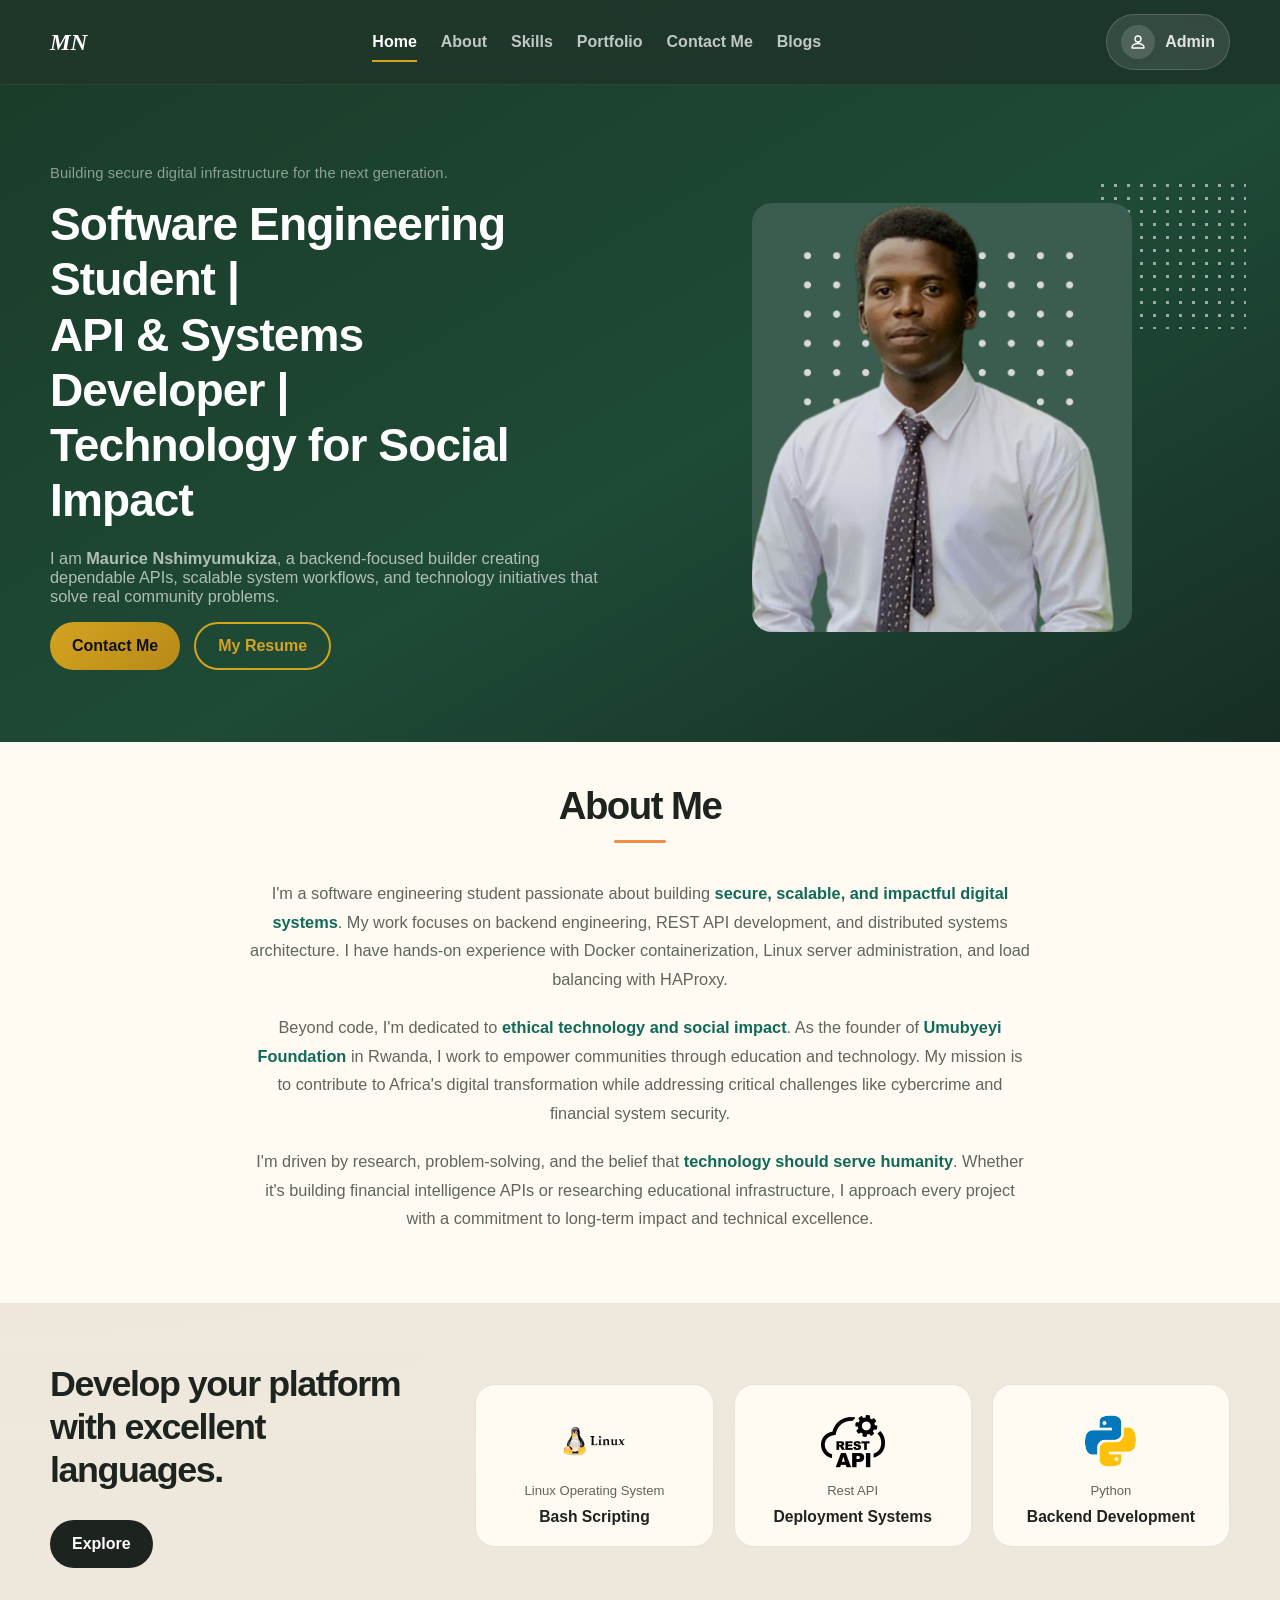
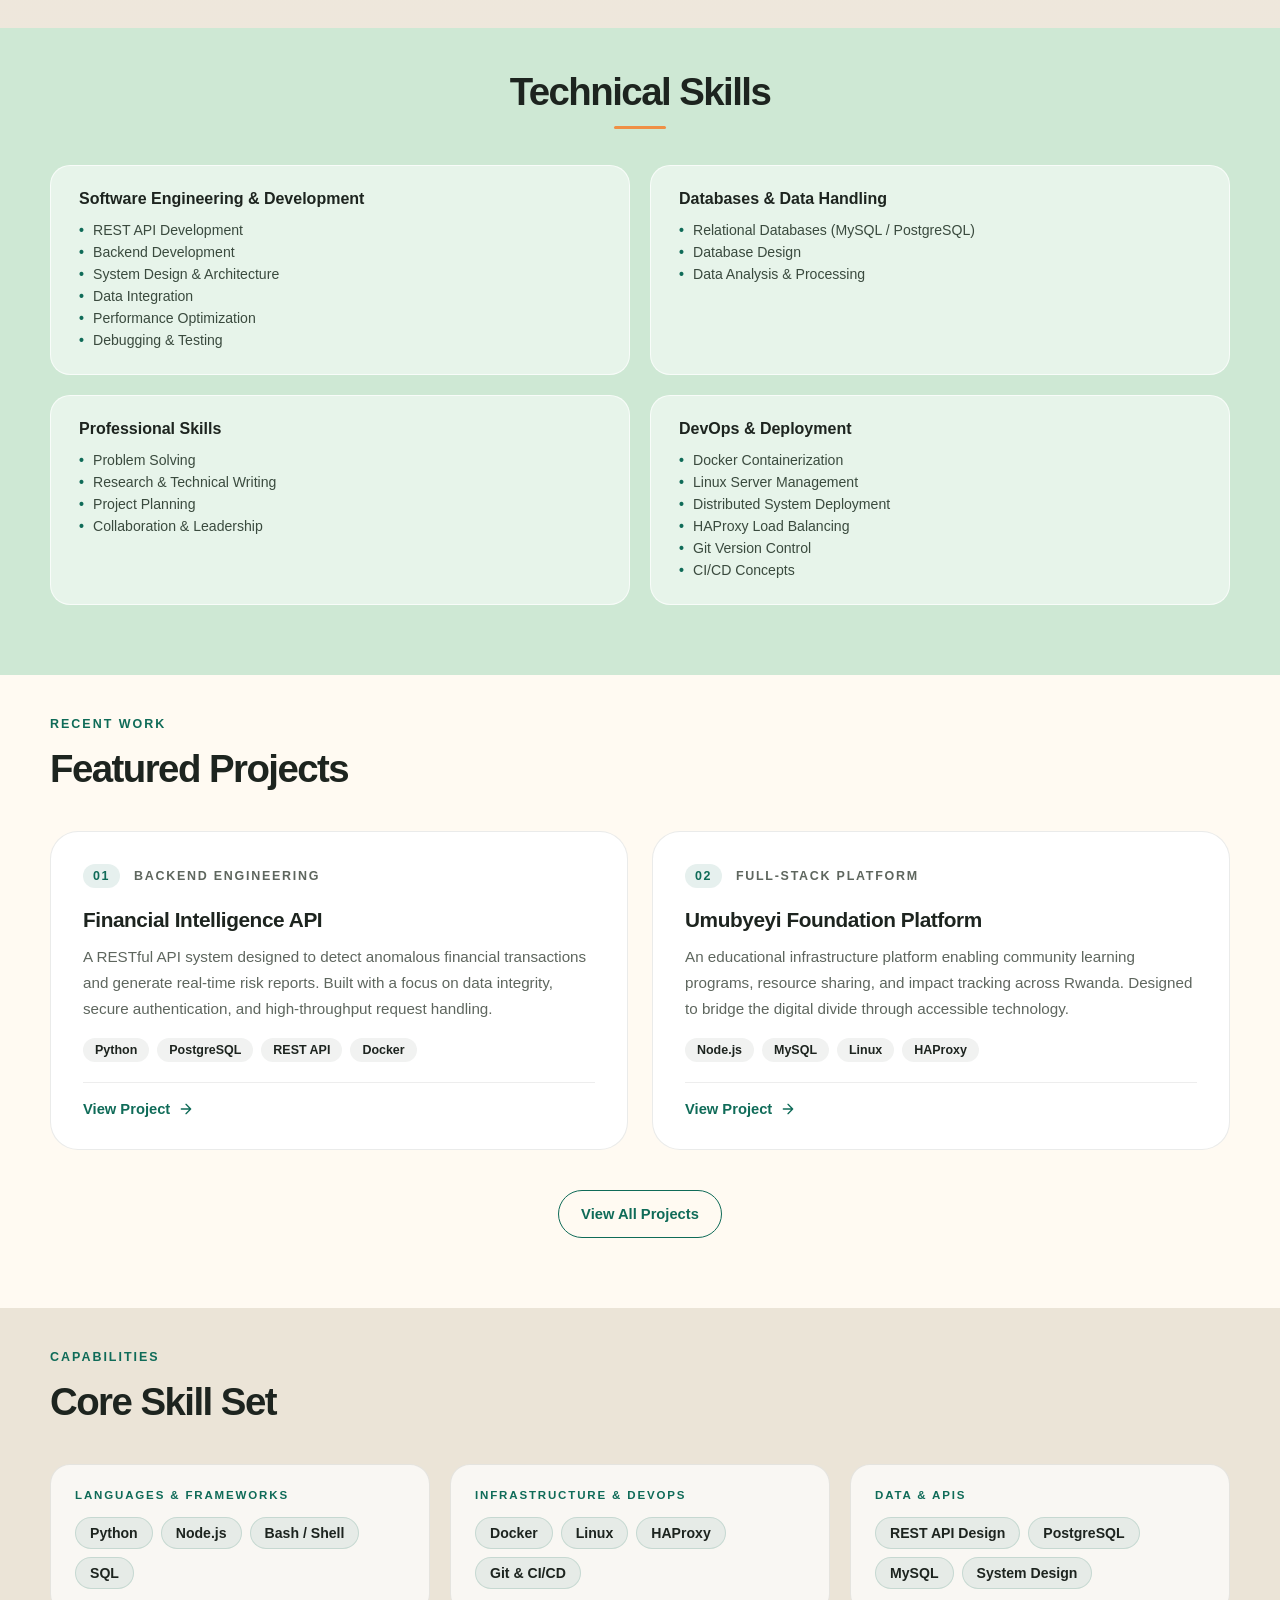
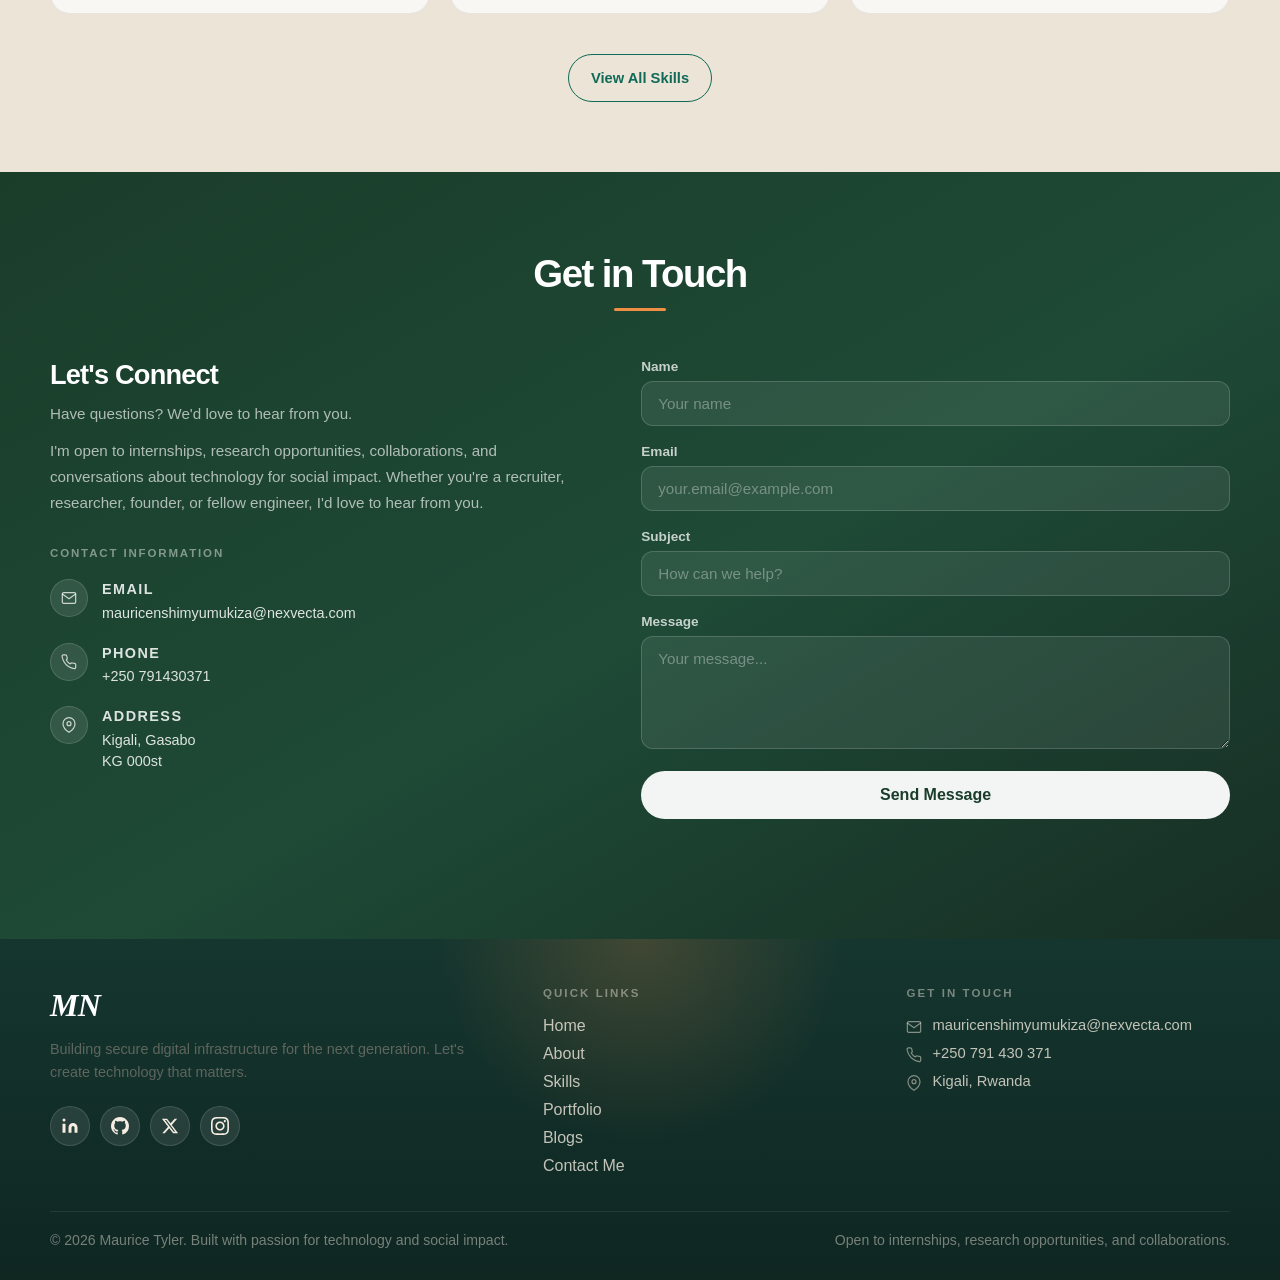
<file: html/index.html>
<!DOCTYPE html>
<html lang="en">
<head>
<meta charset="UTF-8">
<meta name="viewport" content="width=device-width, initial-scale=1.0">
<title>Maurice Tyler | Home</title>
<meta name="description" content="A multi-page portfolio for Maurice Tyler featuring skills, portfolio highlights, blogs, and a lightweight admin system.">
<link rel="stylesheet" href="../css/style.css">
</head>
<body data-page="home">
<header class="site-header header-dark">
  <div class="container navbar">
    <a class="brand" href="index.html">MN</a>

    <button class="menu-toggle" type="button" aria-expanded="false" aria-controls="nav-links" aria-label="Open navigation">
      <span></span>
      <span></span>
      <span></span>
    </button>

    <nav class="nav-shell" aria-label="Primary">
      <ul class="nav-links" id="nav-links">
        <li><a class="active" href="index.html">Home</a></li>
        <li><a href="#about">About</a></li>
        <li><a href="#skills">Skills</a></li>
        <li><a href="#portfolio">Portfolio</a></li>
        <li><a href="#contact">Contact Me</a></li>
        <li><a href="blog.html">Blogs</a></li>
      </ul>
    </nav>

    <a class="profile-link" href="admin-login.html" aria-label="Admin login">
      <span class="profile-icon">
        <svg viewBox="0 0 24 24" role="img" aria-hidden="true"><path d="M12 12a4 4 0 1 0-4-4 4 4 0 0 0 4 4Zm0 2c-4.418 0-8 2.239-8 5v1h16v-1c0-2.761-3.582-5-8-5Z"></path></svg>
      </span>
      <span>Admin</span>
    </a>
  </div>
</header>

<main>
  <section class="hero-dark">
    <div class="container hero-grid">
      <div class="hero-copy">
        <p class="hero-tagline">Building secure digital infrastructure for the next generation.</p>
        <h1>Software Engineering Student&nbsp;|<br>API &amp; Systems Developer&nbsp;|<br>Technology for Social Impact</h1>
        <p class="hero-text">I am <strong>Maurice Nshimyumukiza</strong>, a backend-focused builder creating dependable APIs, scalable system workflows, and technology initiatives that solve real community problems.</p>
        <div class="hero-actions">
          <a class="btn btn-gold" href="#contact">Contact Me</a>
          <a class="btn btn-outline-gold" href="../assets/Maurice_Resume.pdf" target="_blank" rel="noopener">My Resume</a>
        </div>
      </div>

      <div class="hero-photo-wrap">
        <div class="hero-photo-dots"></div>
        <img src="../assets/images/hero-portrait.png" alt="Maurice Nshimyumukiza" loading="eager">
      </div>
    </div>
  </section>

  <section id="about" class="section about-section">
    <div class="container">
      <div class="about-heading">
        <h2>About Me</h2>
        <span class="about-rule"></span>
      </div>
      <div class="about-body">
        <p>I'm a software engineering student passionate about building <strong class="highlight">secure, scalable, and impactful digital systems</strong>. My work focuses on backend engineering, REST API development, and distributed systems architecture. I have hands-on experience with Docker containerization, Linux server administration, and load balancing with HAProxy.</p>
        <p>Beyond code, I'm dedicated to <strong class="highlight">ethical technology and social impact</strong>. As the founder of <strong class="highlight">Umubyeyi Foundation</strong> in Rwanda, I work to empower communities through education and technology. My mission is to contribute to Africa's digital transformation while addressing critical challenges like cybercrime and financial system security.</p>
        <p>I'm driven by research, problem-solving, and the belief that <strong class="highlight">technology should serve humanity</strong>. Whether it's building financial intelligence APIs or researching educational infrastructure, I approach every project with a commitment to long-term impact and technical excellence.</p>
      </div>
    </div>
  </section>

  <section class="section section-alt lang-section">
    <div class="container lang-grid">
      <div class="lang-pitch">
        <h2>Develop your platform with excellent languages.</h2>
        <a class="btn btn-dark lang-explore" href="portfolio.html">Explore</a>
      </div>

      <div class="lang-cards">
        <div class="lang-card">
          <img src="../assets/images/pngfind.com-penguins-logo-png-6353596.png" alt="Linux" loading="lazy">
          <p class="lang-label">Linux Operating System</p>
          <strong>Bash Scripting</strong>
        </div>
        <div class="lang-card">
          <img src="../assets/images/rest-api-icon.png" alt="REST API" loading="lazy">
          <p class="lang-label">Rest API</p>
          <strong>Deployment Systems</strong>
        </div>
        <div class="lang-card">
          <img src="../assets/images/[CITYPNG.COM]HD Python Logo Symbol Transparent PNG - 2000x2000.png" alt="Python" loading="lazy">
          <p class="lang-label">Python</p>
          <strong>Backend Development</strong>
        </div>
      </div>
    </div>
  </section>

  <section id="skills" class="section tech-skills-section">
    <div class="container">
      <div class="about-heading">
        <h2>Technical Skills</h2>
        <span class="about-rule"></span>
      </div>
      <div class="tech-skills-grid">
        <div class="tech-skill-card">
          <h3>Software Engineering &amp; Development</h3>
          <ul>
            <li>REST API Development</li>
            <li>Backend Development</li>
            <li>System Design &amp; Architecture</li>
            <li>Data Integration</li>
            <li>Performance Optimization</li>
            <li>Debugging &amp; Testing</li>
          </ul>
        </div>
        <div class="tech-skill-card">
          <h3>Databases &amp; Data Handling</h3>
          <ul>
            <li>Relational Databases (MySQL / PostgreSQL)</li>
            <li>Database Design</li>
            <li>Data Analysis &amp; Processing</li>
          </ul>
        </div>
        <div class="tech-skill-card">
          <h3>Professional Skills</h3>
          <ul>
            <li>Problem Solving</li>
            <li>Research &amp; Technical Writing</li>
            <li>Project Planning</li>
            <li>Collaboration &amp; Leadership</li>
          </ul>
        </div>
        <div class="tech-skill-card">
          <h3>DevOps &amp; Deployment</h3>
          <ul>
            <li>Docker Containerization</li>
            <li>Linux Server Management</li>
            <li>Distributed System Deployment</li>
            <li>HAProxy Load Balancing</li>
            <li>Git Version Control</li>
            <li>CI/CD Concepts</li>
          </ul>
        </div>
      </div>
    </div>
  </section>

  <section id="portfolio" class="section fp-section">
    <div class="container">
      <div class="fp-header">
        <div>
          <p class="eyebrow">Recent Work</p>
          <h2>Featured Projects</h2>
        </div>
      </div>

      <div class="fp-grid">
        <article class="fp-card">
          <div class="fp-meta">
            <span class="fp-number">01</span>
            <span class="fp-category">Backend Engineering</span>
          </div>
          <div class="fp-body">
            <h3>Financial Intelligence API</h3>
            <p>A RESTful API system designed to detect anomalous financial transactions and generate real-time risk reports. Built with a focus on data integrity, secure authentication, and high-throughput request handling.</p>
            <div class="fp-tags">
              <span>Python</span>
              <span>PostgreSQL</span>
              <span>REST API</span>
              <span>Docker</span>
            </div>
          </div>
          <a class="fp-link" href="portfolio.html" aria-label="View Financial Intelligence API project">
            View Project
            <svg viewBox="0 0 24 24" aria-hidden="true"><path d="M5 12h14M12 5l7 7-7 7"/></svg>
          </a>
        </article>

        <article class="fp-card">
          <div class="fp-meta">
            <span class="fp-number">02</span>
            <span class="fp-category">Full-Stack Platform</span>
          </div>
          <div class="fp-body">
            <h3>Umubyeyi Foundation Platform</h3>
            <p>An educational infrastructure platform enabling community learning programs, resource sharing, and impact tracking across Rwanda. Designed to bridge the digital divide through accessible technology.</p>
            <div class="fp-tags">
              <span>Node.js</span>
              <span>MySQL</span>
              <span>Linux</span>
              <span>HAProxy</span>
            </div>
          </div>
          <a class="fp-link" href="portfolio.html" aria-label="View Umubyeyi Foundation Platform project">
            View Project
            <svg viewBox="0 0 24 24" aria-hidden="true"><path d="M5 12h14M12 5l7 7-7 7"/></svg>
          </a>
        </article>
      </div>
      <div class="section-cta-row">
        <a class="btn btn-outline-brand" href="portfolio.html">View All Projects</a>
      </div>
    </div>
  </section>

  <section class="section cs-section">
    <div class="container">
      <div class="fp-header">
        <div>
          <p class="eyebrow">Capabilities</p>
          <h2>Core Skill Set</h2>
        </div>
      </div>

      <div class="cs-grid" id="cs-grid">
        <div class="cs-group">
          <p class="cs-group-label">Languages &amp; Frameworks</p>
          <div class="cs-pills">
            <span>Python</span>
            <span>Node.js</span>
            <span>Bash / Shell</span>
            <span>SQL</span>
          </div>
        </div>
        <div class="cs-group">
          <p class="cs-group-label">Infrastructure &amp; DevOps</p>
          <div class="cs-pills">
            <span>Docker</span>
            <span>Linux</span>
            <span>HAProxy</span>
            <span>Git &amp; CI/CD</span>
          </div>
        </div>
        <div class="cs-group">
          <p class="cs-group-label">Data &amp; APIs</p>
          <div class="cs-pills">
            <span>REST API Design</span>
            <span>PostgreSQL</span>
            <span>MySQL</span>
            <span>System Design</span>
          </div>
        </div>
        <div class="cs-group cs-group-hidden">
          <p class="cs-group-label">Security &amp; Networking</p>
          <div class="cs-pills">
            <span>OWASP Top 10</span>
            <span>API Security</span>
            <span>Network Security</span>
            <span>JWT &amp; OAuth</span>
            <span>Firewall Basics</span>
          </div>
        </div>
        <div class="cs-group cs-group-hidden">
          <p class="cs-group-label">Tools &amp; Workflow</p>
          <div class="cs-pills">
            <span>Postman</span>
            <span>VS Code</span>
            <span>Linux CLI</span>
            <span>Docker Compose</span>
            <span>GitHub Actions</span>
          </div>
        </div>
        <div class="cs-group cs-group-hidden">
          <p class="cs-group-label">Research &amp; Communication</p>
          <div class="cs-pills">
            <span>Technical Writing</span>
            <span>Research Methodology</span>
            <span>Data Analysis</span>
            <span>Project Planning</span>
            <span>Leadership</span>
          </div>
        </div>
      </div>
      <div class="section-cta-row">
        <button class="btn btn-outline-brand" id="skills-toggle-btn" type="button">View All Skills</button>
      </div>
    </div>
  </section>

  <section id="contact" class="contact-dark">
    <div class="container">
      <div class="about-heading">
        <h2 style="color:#fff;">Get in Touch</h2>
        <span class="about-rule"></span>
      </div>

      <div class="contact-dark-grid">
        <div class="contact-dark-info">
          <h3>Let's Connect</h3>
          <p>Have questions? We'd love to hear from you.</p>
          <p>I'm open to internships, research opportunities, collaborations, and conversations about technology for social impact. Whether you're a recruiter, researcher, founder, or fellow engineer, I'd love to hear from you.</p>

          <p class="contact-dark-label">Contact Information</p>
          <div class="contact-dark-items">
            <div class="contact-dark-item">
              <span class="contact-dark-icon">
                <svg viewBox="0 0 24 24" aria-hidden="true"><path d="M4 4h16c1.1 0 2 .9 2 2v12c0 1.1-.9 2-2 2H4c-1.1 0-2-.9-2-2V6c0-1.1.9-2 2-2z"/><polyline points="22,6 12,13 2,6"/></svg>
              </span>
              <div>
                <span class="contact-dark-type">Email</span>
                <a href="mailto:mauricenshimyumukiza@nexvecta.com">mauricenshimyumukiza@nexvecta.com</a>
              </div>
            </div>
            <div class="contact-dark-item">
              <span class="contact-dark-icon">
                <svg viewBox="0 0 24 24" aria-hidden="true"><path d="M22 16.92v3a2 2 0 0 1-2.18 2 19.79 19.79 0 0 1-8.63-3.07A19.5 19.5 0 0 1 4.69 12a19.79 19.79 0 0 1-3.07-8.67A2 2 0 0 1 3.6 1.27h3a2 2 0 0 1 2 1.72 12.84 12.84 0 0 0 .7 2.81 2 2 0 0 1-.45 2.11L7.91 8.91a16 16 0 0 0 6 6l1-1a2 2 0 0 1 2.11-.45 12.84 12.84 0 0 0 2.81.7A2 2 0 0 1 22 16.92z"/></svg>
              </span>
              <div>
                <span class="contact-dark-type">Phone</span>
                <a href="tel:+250791430371">+250 791430371</a>
              </div>
            </div>
            <div class="contact-dark-item">
              <span class="contact-dark-icon">
                <svg viewBox="0 0 24 24" aria-hidden="true"><path d="M21 10c0 7-9 13-9 13s-9-6-9-13a9 9 0 0 1 18 0z"/><circle cx="12" cy="10" r="3"/></svg>
              </span>
              <div>
                <span class="contact-dark-type">Address</span>
                <span>Kigali, Gasabo<br>KG 000st</span>
              </div>
            </div>
          </div>
        </div>

        <form class="contact-dark-form" id="message-form">
          <div class="contact-field">
            <label for="c-name">Name</label>
            <input id="c-name" type="text" name="name" placeholder="Your name" required>
          </div>
          <div class="contact-field">
            <label for="c-email">Email</label>
            <input id="c-email" type="email" name="email" placeholder="your.email@example.com" required>
          </div>
          <div class="contact-field">
            <label for="c-subject">Subject</label>
            <input id="c-subject" type="text" name="subject" placeholder="How can we help?" required>
          </div>
          <div class="contact-field">
            <label for="c-message">Message</label>
            <textarea id="c-message" name="message" rows="5" placeholder="Your message..." required></textarea>
          </div>
          <button class="btn contact-submit" type="submit">Send Message</button>
          <p class="form-status" id="message-status" aria-live="polite"></p>
        </form>
      </div>
    </div>
  </section>
</main>

<footer class="site-footer">
  <div class="container footer-grid">
    <div class="footer-col">
      <span class="footer-brand">MN</span>
      <p class="footer-tagline">Building secure digital infrastructure for the next generation. Let's create technology that matters.</p>
      <div class="footer-social-icons">
        <a href="https://www.linkedin.com/in/YOUR-PROFILE" target="_blank" rel="noreferrer" aria-label="LinkedIn">
          <svg viewBox="0 0 24 24" aria-hidden="true"><path d="M16 8a6 6 0 0 1 6 6v7h-4v-7a2 2 0 0 0-2-2 2 2 0 0 0-2 2v7h-4v-7a6 6 0 0 1 6-6zM2 9h4v12H2z"/><circle cx="4" cy="4" r="2"/></svg>
        </a>
        <a href="https://github.com/YOUR-USERNAME" target="_blank" rel="noreferrer" aria-label="GitHub">
          <svg viewBox="0 0 24 24" aria-hidden="true"><path d="M12 0C5.37 0 0 5.37 0 12c0 5.31 3.435 9.795 8.205 11.385.6.105.825-.255.825-.57 0-.285-.015-1.23-.015-2.235-3.015.555-3.795-.735-4.035-1.41-.135-.345-.72-1.41-1.23-1.695-.42-.225-1.02-.78-.015-.795.945-.015 1.62.87 1.845 1.23 1.08 1.815 2.805 1.305 3.495.99.105-.78.42-1.305.765-1.605-2.67-.3-5.46-1.335-5.46-5.925 0-1.305.465-2.385 1.23-3.225-.12-.3-.54-1.53.12-3.18 0 0 1.005-.315 3.3 1.23.96-.27 1.98-.405 3-.405s2.04.135 3 .405c2.295-1.56 3.3-1.23 3.3-1.23.66 1.65.24 2.88.12 3.18.765.84 1.23 1.905 1.23 3.225 0 4.605-2.805 5.625-5.475 5.925.435.375.81 1.095.81 2.22 0 1.605-.015 2.895-.015 3.3 0 .315.225.69.825.57A12.02 12.02 0 0 0 24 12c0-6.63-5.37-12-12-12z"/></svg>
        </a>
        <a href="https://x.com/YOUR-HANDLE" target="_blank" rel="noreferrer" aria-label="X / Twitter">
          <svg viewBox="0 0 24 24" aria-hidden="true"><path d="M18.244 2.25h3.308l-7.227 8.26 8.502 11.24H16.17l-5.214-6.817L4.99 21.75H1.68l7.73-8.835L1.254 2.25H8.08l4.713 6.231zm-1.161 17.52h1.833L7.084 4.126H5.117z"/></svg>
        </a>
        <a href="https://www.instagram.com/YOUR-HANDLE" target="_blank" rel="noreferrer" aria-label="Instagram">
          <svg viewBox="0 0 24 24" aria-hidden="true"><path d="M12 2.163c3.204 0 3.584.012 4.85.07 3.252.148 4.771 1.691 4.919 4.919.058 1.265.069 1.645.069 4.849 0 3.205-.012 3.584-.069 4.849-.149 3.225-1.664 4.771-4.919 4.919-1.266.058-1.644.07-4.85.07-3.204 0-3.584-.012-4.849-.07-3.26-.149-4.771-1.699-4.919-4.92-.058-1.265-.07-1.644-.07-4.849 0-3.204.013-3.583.07-4.849.149-3.227 1.664-4.771 4.919-4.919 1.266-.057 1.645-.069 4.849-.069zm0-2.163c-3.259 0-3.667.014-4.947.072-4.358.2-6.78 2.618-6.98 6.98-.059 1.281-.073 1.689-.073 4.948 0 3.259.014 3.668.072 4.948.2 4.358 2.618 6.78 6.98 6.98 1.281.058 1.689.072 4.948.072 3.259 0 3.668-.014 4.948-.072 4.354-.2 6.782-2.618 6.979-6.98.059-1.28.073-1.689.073-4.948 0-3.259-.014-3.667-.072-4.947-.196-4.354-2.617-6.78-6.979-6.98-1.281-.059-1.69-.073-4.949-.073zm0 5.838c-3.403 0-6.162 2.759-6.162 6.162s2.759 6.163 6.162 6.163 6.162-2.759 6.162-6.163c0-3.403-2.759-6.162-6.162-6.162zm0 10.162c-2.209 0-4-1.79-4-4 0-2.209 1.791-4 4-4s4 1.791 4 4c0 2.21-1.791 4-4 4zm6.406-11.845c-.796 0-1.441.645-1.441 1.44s.645 1.44 1.441 1.44c.795 0 1.439-.645 1.439-1.44s-.644-1.44-1.439-1.44z"/></svg>
        </a>
      </div>
    </div>

    <div class="footer-col">
      <h3>Quick Links</h3>
      <nav class="footer-nav" aria-label="Footer navigation">
        <a href="index.html">Home</a>
        <a href="#about">About</a>
        <a href="#skills">Skills</a>
        <a href="#portfolio">Portfolio</a>
        <a href="blog.html">Blogs</a>
        <a href="#contact">Contact Me</a>
      </nav>
    </div>

    <div class="footer-col">
      <h3>Get in Touch</h3>
      <div class="footer-contact-list">
        <div class="footer-contact-item">
          <svg viewBox="0 0 24 24" aria-hidden="true"><path d="M4 4h16c1.1 0 2 .9 2 2v12c0 1.1-.9 2-2 2H4c-1.1 0-2-.9-2-2V6c0-1.1.9-2 2-2z"/><polyline points="22,6 12,13 2,6"/></svg>
          <a href="mailto:mauricenshimyumukiza@nexvecta.com">mauricenshimyumukiza@nexvecta.com</a>
        </div>
        <div class="footer-contact-item">
          <svg viewBox="0 0 24 24" aria-hidden="true"><path d="M22 16.92v3a2 2 0 0 1-2.18 2 19.79 19.79 0 0 1-8.63-3.07A19.5 19.5 0 0 1 4.69 12a19.79 19.79 0 0 1-3.07-8.67A2 2 0 0 1 3.6 1.27h3a2 2 0 0 1 2 1.72 12.84 12.84 0 0 0 .7 2.81 2 2 0 0 1-.45 2.11L7.91 8.91a16 16 0 0 0 6 6l1-1a2 2 0 0 1 2.11-.45 12.84 12.84 0 0 0 2.81.7A2 2 0 0 1 22 16.92z"/></svg>
          <a href="tel:+250791430371">+250 791 430 371</a>
        </div>
        <div class="footer-contact-item">
          <svg viewBox="0 0 24 24" aria-hidden="true"><path d="M21 10c0 7-9 13-9 13s-9-6-9-13a9 9 0 0 1 18 0z"/><circle cx="12" cy="10" r="3"/></svg>
          <span>Kigali, Rwanda</span>
        </div>
      </div>
    </div>
  </div>
  <div class="container footer-bottom">
    <p>&copy; 2026 Maurice Tyler. Built with passion for technology and social impact.</p>
    <p>Open to internships, research opportunities, and collaborations.</p>
  </div>
</footer>

<script src="../js/script.js"></script>
<script src="../js/index.js"></script>
</body>
</html>
</file>
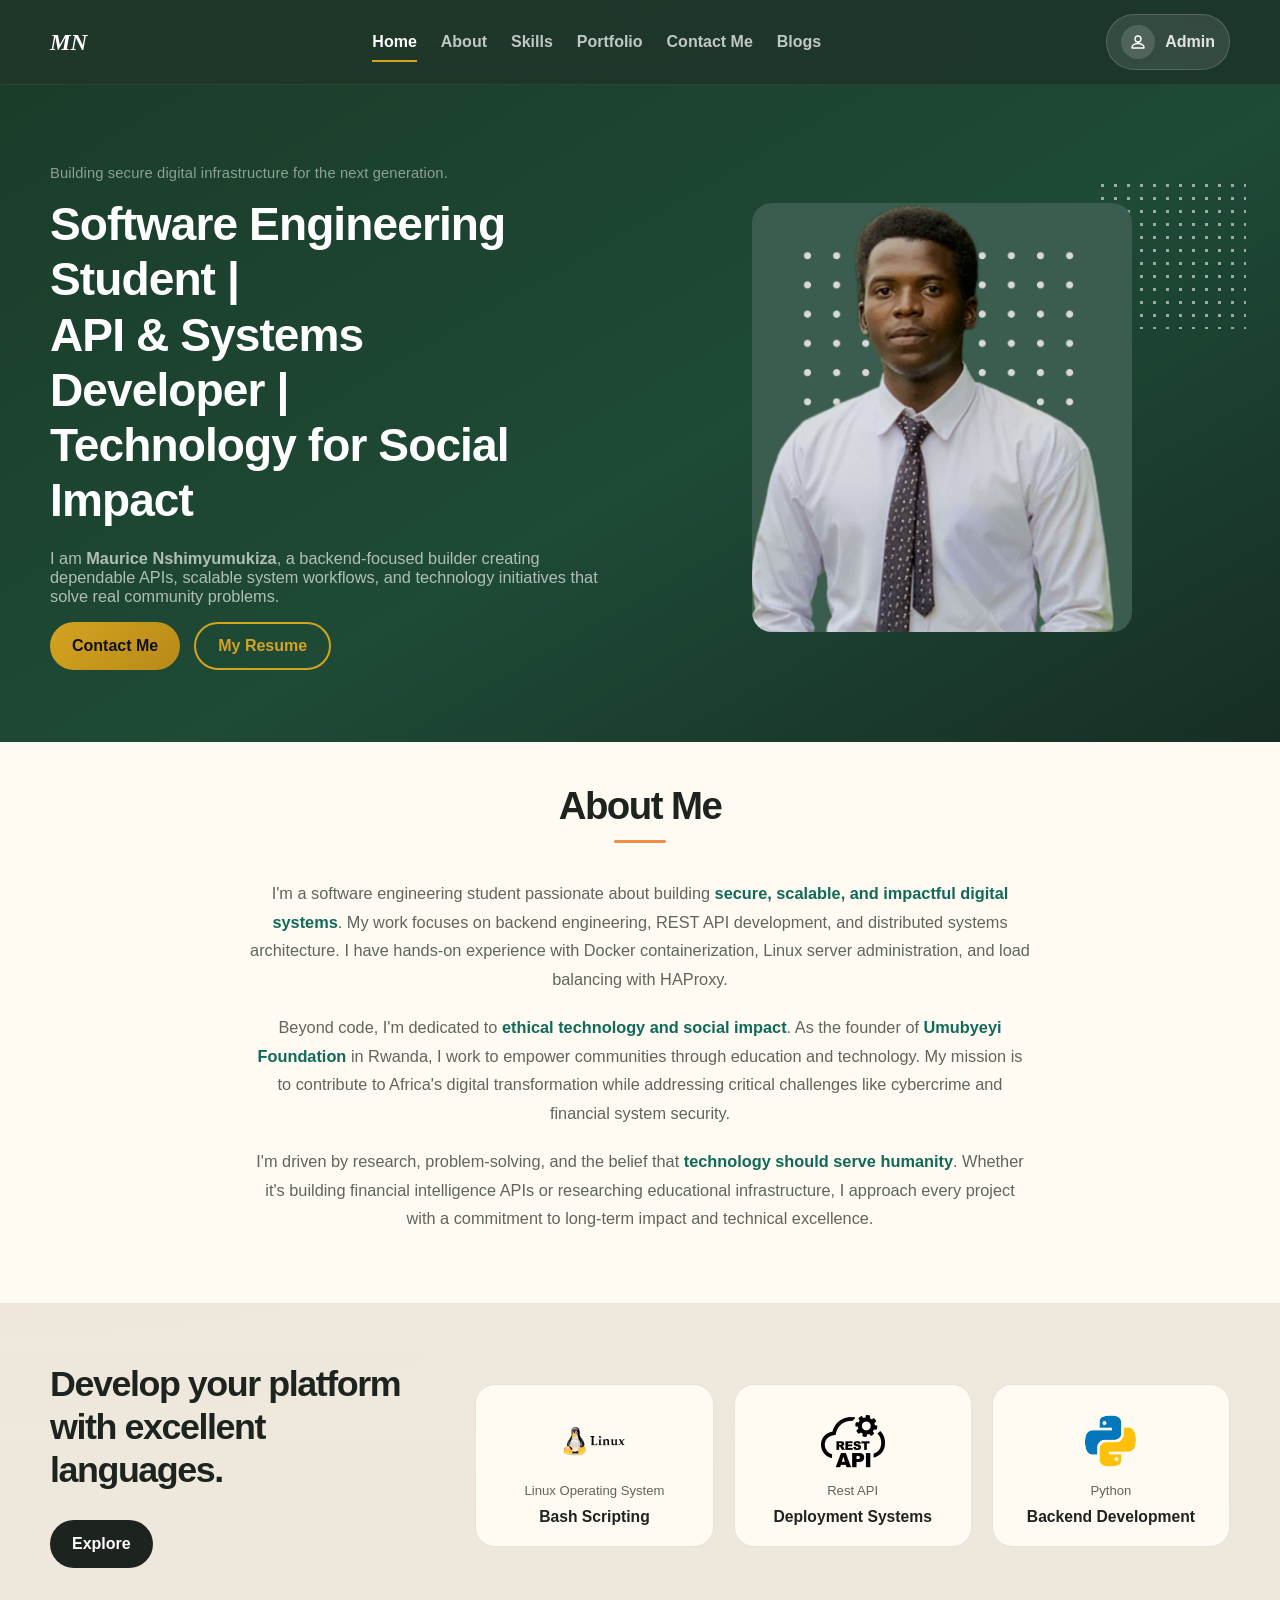
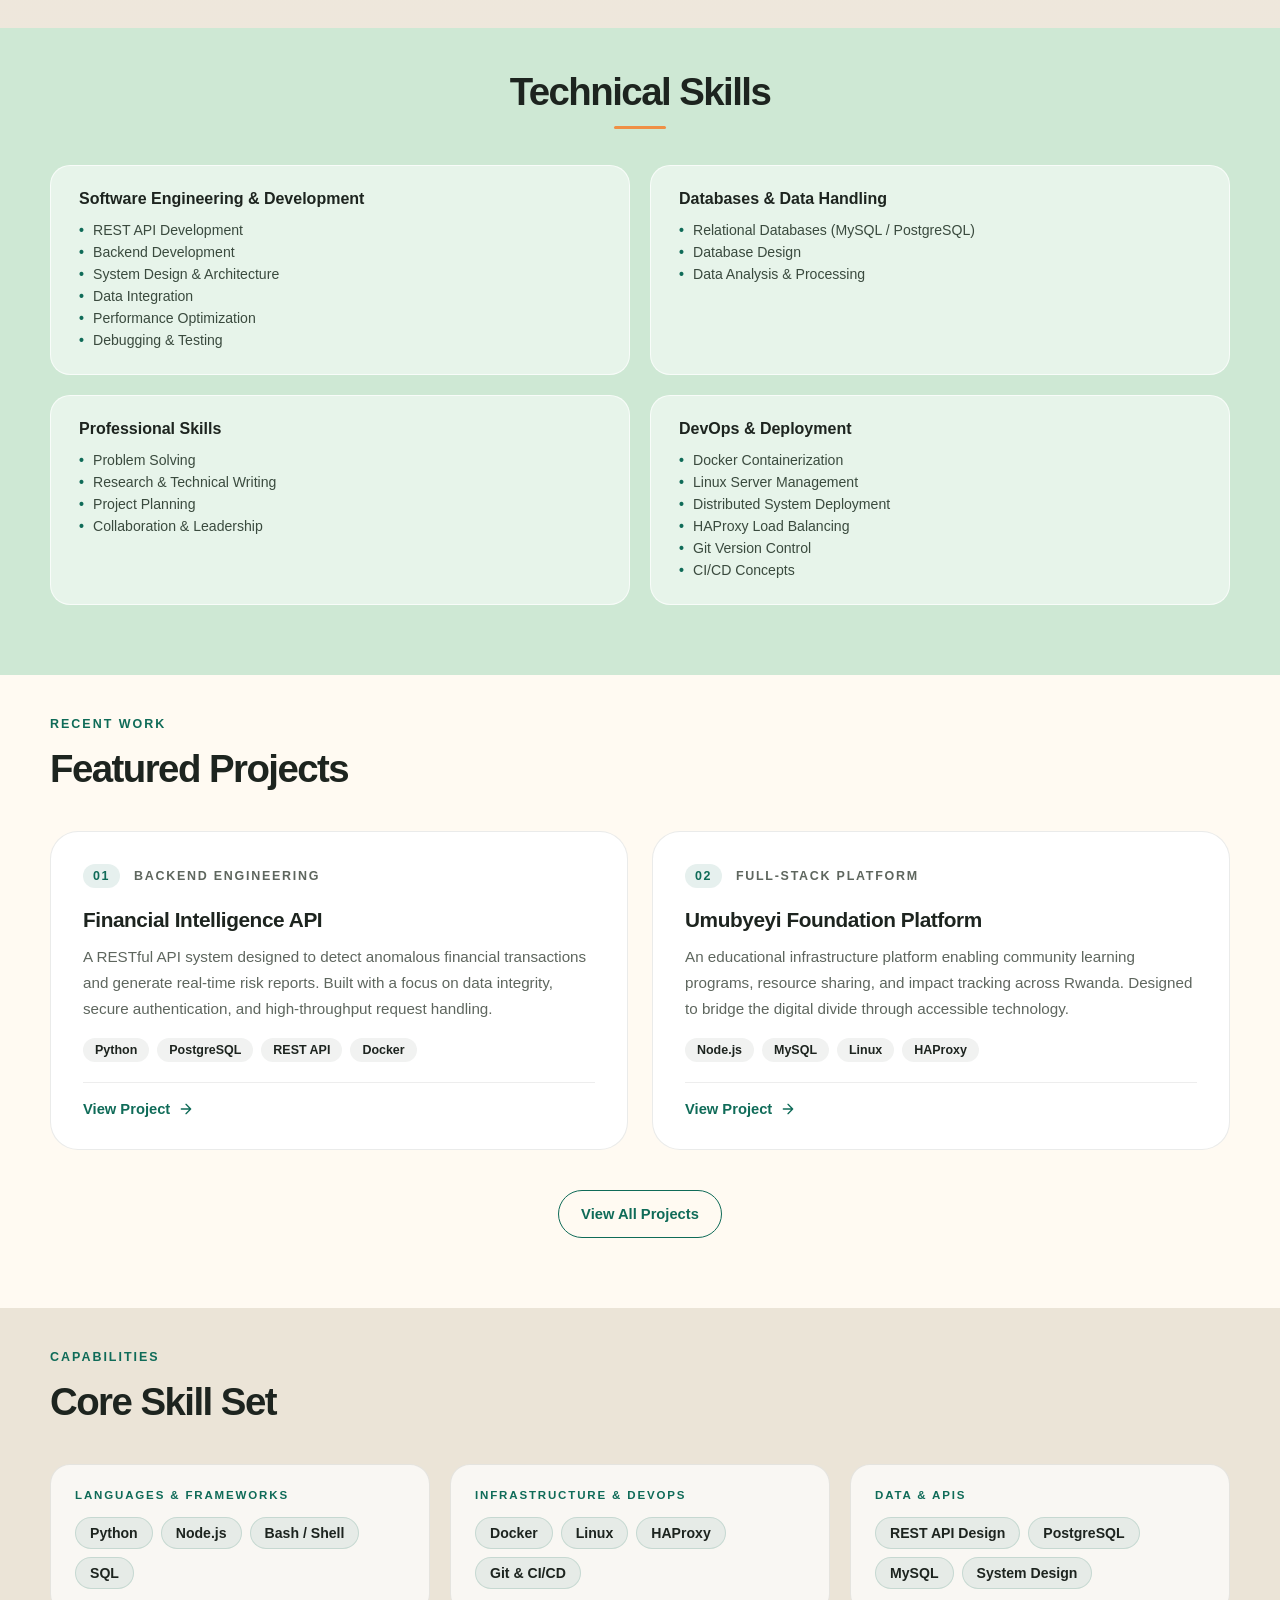
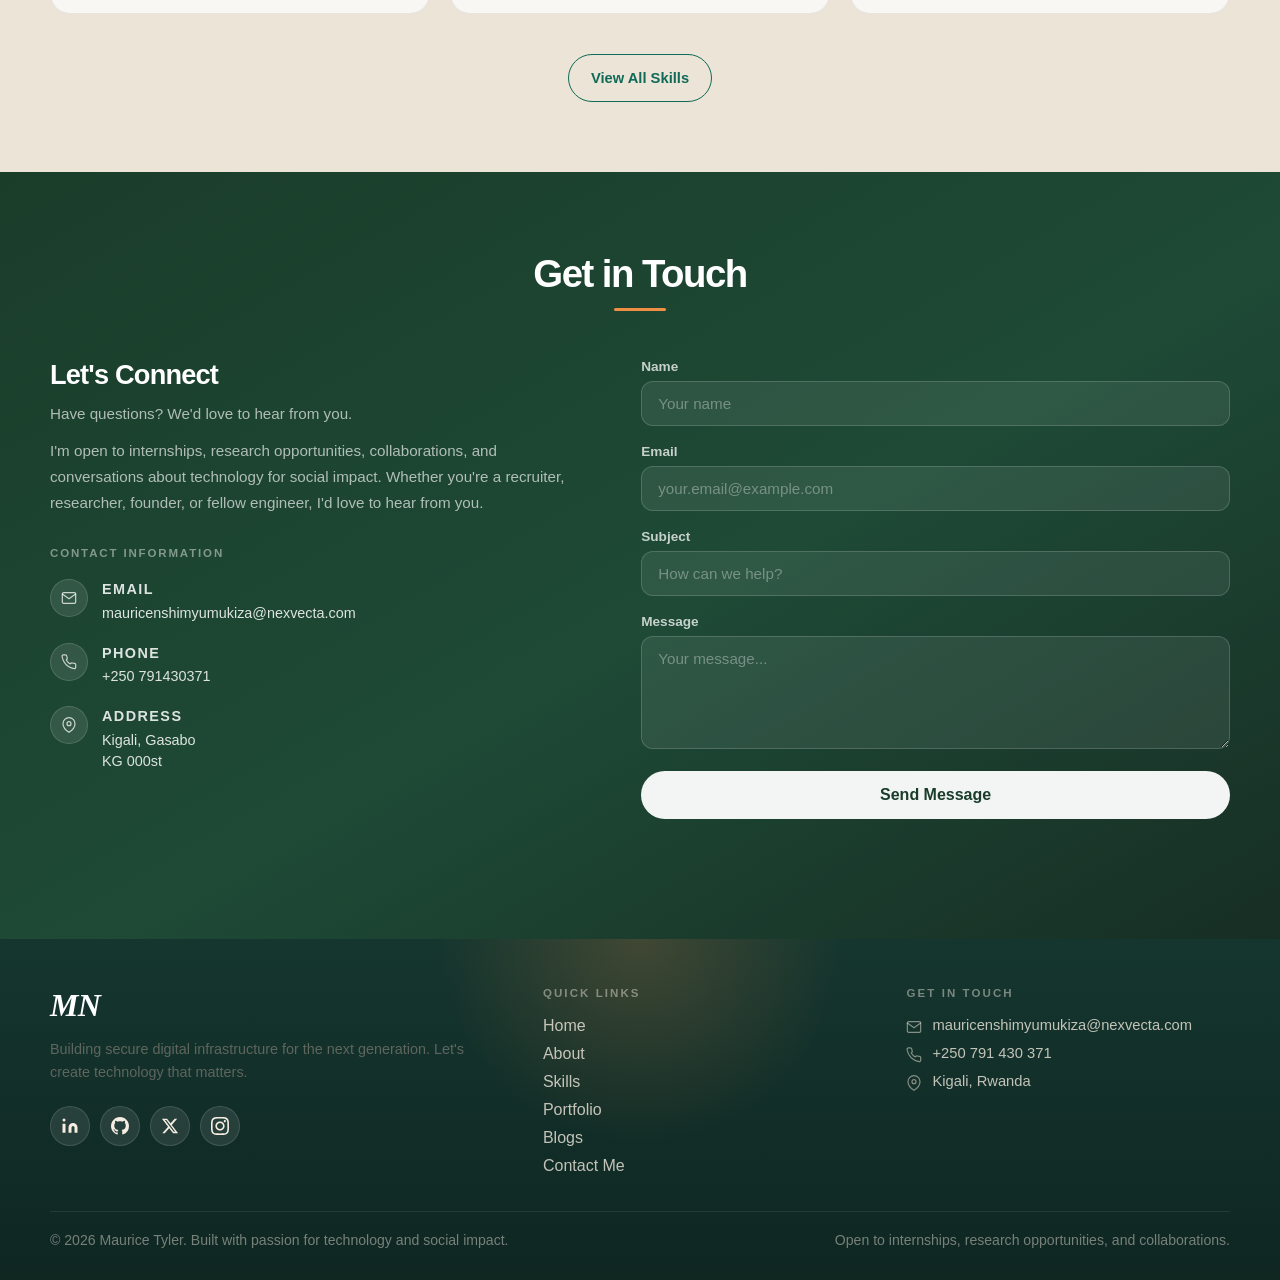
<file: portfolio-htmls/index.html>
<!DOCTYPE html>
<html lang="en">
<head>
<meta charset="UTF-8">
<meta name="viewport" content="width=device-width, initial-scale=1.0">
<title>Maurice Tyler | Home</title>
<meta name="description" content="A multi-page portfolio for Maurice Tyler featuring skills, portfolio highlights, blogs, and a lightweight admin system.">
<link rel="stylesheet" href="../css/style.css">
</head>
<body data-page="home">
<header class="site-header header-dark">
  <div class="container navbar">
    <a class="brand" href="index.html">MN</a>

    <button class="menu-toggle" type="button" aria-expanded="false" aria-controls="nav-links" aria-label="Open navigation">
      <span></span>
      <span></span>
      <span></span>
    </button>

    <nav class="nav-shell" aria-label="Primary">
      <ul class="nav-links" id="nav-links">
        <li><a class="active" href="index.html">Home</a></li>
        <li><a href="#about">About</a></li>
        <li><a href="#skills">Skills</a></li>
        <li><a href="#portfolio">Portfolio</a></li>
        <li><a href="#contact">Contact Me</a></li>
        <li><a href="blog.html">Blogs</a></li>
      </ul>
    </nav>

    <a class="profile-link" href="admin-login.html" aria-label="Admin login">
      <span class="profile-icon">
        <svg viewBox="0 0 24 24" role="img" aria-hidden="true"><path d="M12 12a4 4 0 1 0-4-4 4 4 0 0 0 4 4Zm0 2c-4.418 0-8 2.239-8 5v1h16v-1c0-2.761-3.582-5-8-5Z"></path></svg>
      </span>
      <span>Admin</span>
    </a>
  </div>
</header>

<main>
  <section class="hero-dark">
    <div class="container hero-grid">
      <div class="hero-copy">
        <p class="hero-tagline">Building secure digital infrastructure for the next generation.</p>
        <h1>Software Engineering Student&nbsp;|<br>API &amp; Systems Developer&nbsp;|<br>Technology for Social Impact</h1>
        <p class="hero-text">I am <strong>Maurice Nshimyumukiza</strong>, a backend-focused builder creating dependable APIs, scalable system workflows, and technology initiatives that solve real community problems.</p>
        <div class="hero-actions">
          <a class="btn btn-gold" href="#contact">Contact Me</a>
          <a class="btn btn-outline-gold" href="../assets/Maurice_Resume.pdf" target="_blank" rel="noopener">My Resume</a>
        </div>
      </div>

      <div class="hero-photo-wrap">
        <div class="hero-photo-dots"></div>
        <img src="../assets/images/hero-portrait.png" alt="Maurice Nshimyumukiza" loading="eager">
      </div>
    </div>
  </section>

  <!-- About Me -->
  <section id="about" class="section about-section">
    <div class="container">
      <div class="about-heading">
        <h2>About Me</h2>
        <span class="about-rule"></span>
      </div>
      <div class="about-body">
        <p>I'm a software engineering student passionate about building <strong class="highlight">secure, scalable, and impactful digital systems</strong>. My work focuses on backend engineering, REST API development, and distributed systems architecture. I have hands-on experience with Docker containerization, Linux server administration, and load balancing with HAProxy.</p>
        <p>Beyond code, I'm dedicated to <strong class="highlight">ethical technology and social impact</strong>. As the founder of <strong class="highlight">Umubyeyi Foundation</strong> in Rwanda, I work to empower communities through education and technology. My mission is to contribute to Africa's digital transformation while addressing critical challenges like cybercrime and financial system security.</p>
        <p>I'm driven by research, problem-solving, and the belief that <strong class="highlight">technology should serve humanity</strong>. Whether it's building financial intelligence APIs or researching educational infrastructure, I approach every project with a commitment to long-term impact and technical excellence.</p>
      </div>
    </div>
  </section>

  <!-- Languages / Tech stack -->
  <section class="section section-alt lang-section">
    <div class="container lang-grid">
      <div class="lang-pitch">
        <h2>Develop your platform with excellent languages.</h2>
        <a class="btn btn-dark lang-explore" href="portfolio.html">Explore</a>
      </div>

      <div class="lang-cards">
        <div class="lang-card">
          <img src="../assets/images/pngfind.com-penguins-logo-png-6353596.png" alt="Linux" loading="lazy">
          <p class="lang-label">Linux Operating System</p>
          <strong>Bash Scripting</strong>
        </div>
        <div class="lang-card">
          <img src="../assets/images/rest-api-icon.png" alt="REST API" loading="lazy">
          <p class="lang-label">Rest API</p>
          <strong>Deployment Systems</strong>
        </div>
        <div class="lang-card">
          <img src="../assets/images/[CITYPNG.COM]HD Python Logo Symbol Transparent PNG - 2000x2000.png" alt="Python" loading="lazy">
          <p class="lang-label">Python</p>
          <strong>Backend Development</strong>
        </div>
      </div>
    </div>
  </section>

  <!-- Technical Skills -->
  <section id="skills" class="section tech-skills-section">
    <div class="container">
      <div class="about-heading">
        <h2>Technical Skills</h2>
        <span class="about-rule"></span>
      </div>
      <div class="tech-skills-grid">
        <div class="tech-skill-card">
          <h3>Software Engineering &amp; Development</h3>
          <ul>
            <li>REST API Development</li>
            <li>Backend Development</li>
            <li>System Design &amp; Architecture</li>
            <li>Data Integration</li>
            <li>Performance Optimization</li>
            <li>Debugging &amp; Testing</li>
          </ul>
        </div>
        <div class="tech-skill-card">
          <h3>Databases &amp; Data Handling</h3>
          <ul>
            <li>Relational Databases (MySQL / PostgreSQL)</li>
            <li>Database Design</li>
            <li>Data Analysis &amp; Processing</li>
          </ul>
        </div>
        <div class="tech-skill-card">
          <h3>Professional Skills</h3>
          <ul>
            <li>Problem Solving</li>
            <li>Research &amp; Technical Writing</li>
            <li>Project Planning</li>
            <li>Collaboration &amp; Leadership</li>
          </ul>
        </div>
        <div class="tech-skill-card">
          <h3>DevOps &amp; Deployment</h3>
          <ul>
            <li>Docker Containerization</li>
            <li>Linux Server Management</li>
            <li>Distributed System Deployment</li>
            <li>HAProxy Load Balancing</li>
            <li>Git Version Control</li>
            <li>CI/CD Concepts</li>
          </ul>
        </div>
      </div>
    </div>
  </section>

  <!-- Featured Projects -->
  <section id="portfolio" class="section fp-section">
    <div class="container">
      <div class="fp-header">
        <div>
          <p class="eyebrow">Recent Work</p>
          <h2>Featured Projects</h2>
        </div>
      </div>

      <div class="fp-grid">
        <article class="fp-card">
          <div class="fp-meta">
            <span class="fp-number">01</span>
            <span class="fp-category">Backend Engineering</span>
          </div>
          <div class="fp-body">
            <h3>Financial Intelligence API</h3>
            <p>A RESTful API system designed to detect anomalous financial transactions and generate real-time risk reports. Built with a focus on data integrity, secure authentication, and high-throughput request handling.</p>
            <div class="fp-tags">
              <span>Python</span>
              <span>PostgreSQL</span>
              <span>REST API</span>
              <span>Docker</span>
            </div>
          </div>
          <a class="fp-link" href="portfolio.html" aria-label="View Financial Intelligence API project">
            View Project
            <svg viewBox="0 0 24 24" aria-hidden="true"><path d="M5 12h14M12 5l7 7-7 7"/></svg>
          </a>
        </article>

        <article class="fp-card">
          <div class="fp-meta">
            <span class="fp-number">02</span>
            <span class="fp-category">Full-Stack Platform</span>
          </div>
          <div class="fp-body">
            <h3>Umubyeyi Foundation Platform</h3>
            <p>An educational infrastructure platform enabling community learning programs, resource sharing, and impact tracking across Rwanda. Designed to bridge the digital divide through accessible technology.</p>
            <div class="fp-tags">
              <span>Node.js</span>
              <span>MySQL</span>
              <span>Linux</span>
              <span>HAProxy</span>
            </div>
          </div>
          <a class="fp-link" href="portfolio.html" aria-label="View Umubyeyi Foundation Platform project">
            View Project
            <svg viewBox="0 0 24 24" aria-hidden="true"><path d="M5 12h14M12 5l7 7-7 7"/></svg>
          </a>
        </article>
      </div>
      <div class="section-cta-row">
        <a class="btn btn-outline-brand" href="portfolio.html">View All Projects</a>
      </div>
    </div>
  </section>

  <!-- Core Skills -->
  <section class="section cs-section">
    <div class="container">
      <div class="fp-header">
        <div>
          <p class="eyebrow">Capabilities</p>
          <h2>Core Skill Set</h2>
        </div>
      </div>

      <div class="cs-grid" id="cs-grid">
        <div class="cs-group">
          <p class="cs-group-label">Languages &amp; Frameworks</p>
          <div class="cs-pills">
            <span>Python</span>
            <span>Node.js</span>
            <span>Bash / Shell</span>
            <span>SQL</span>
          </div>
        </div>
        <div class="cs-group">
          <p class="cs-group-label">Infrastructure &amp; DevOps</p>
          <div class="cs-pills">
            <span>Docker</span>
            <span>Linux</span>
            <span>HAProxy</span>
            <span>Git &amp; CI/CD</span>
          </div>
        </div>
        <div class="cs-group">
          <p class="cs-group-label">Data &amp; APIs</p>
          <div class="cs-pills">
            <span>REST API Design</span>
            <span>PostgreSQL</span>
            <span>MySQL</span>
            <span>System Design</span>
          </div>
        </div>

        <!-- Hidden extra skill groups — revealed by "View All Skills" -->
        <div class="cs-group cs-group-hidden">
          <p class="cs-group-label">Security &amp; Networking</p>
          <div class="cs-pills">
            <span>OWASP Top 10</span>
            <span>API Security</span>
            <span>Network Security</span>
            <span>JWT &amp; OAuth</span>
            <span>Firewall Basics</span>
          </div>
        </div>
        <div class="cs-group cs-group-hidden">
          <p class="cs-group-label">Tools &amp; Workflow</p>
          <div class="cs-pills">
            <span>Postman</span>
            <span>VS Code</span>
            <span>Linux CLI</span>
            <span>Docker Compose</span>
            <span>GitHub Actions</span>
          </div>
        </div>
        <div class="cs-group cs-group-hidden">
          <p class="cs-group-label">Research &amp; Communication</p>
          <div class="cs-pills">
            <span>Technical Writing</span>
            <span>Research Methodology</span>
            <span>Data Analysis</span>
            <span>Project Planning</span>
            <span>Leadership</span>
          </div>
        </div>
      </div>
      <div class="section-cta-row">
        <button class="btn btn-outline-brand" id="skills-toggle-btn" type="button">View All Skills</button>
      </div>
    </div>
  </section>

  <section id="contact" class="contact-dark">
    <div class="container">
      <div class="about-heading">
        <h2 style="color:#fff;">Get in Touch</h2>
        <span class="about-rule"></span>
      </div>

      <div class="contact-dark-grid">
        <!-- Left: info -->
        <div class="contact-dark-info">
          <h3>Let's Connect</h3>
          <p>Have questions? We'd love to hear from you.</p>
          <p>I'm open to internships, research opportunities, collaborations, and conversations about technology for social impact. Whether you're a recruiter, researcher, founder, or fellow engineer, I'd love to hear from you.</p>

          <p class="contact-dark-label">Contact Information</p>
          <div class="contact-dark-items">
            <div class="contact-dark-item">
              <span class="contact-dark-icon">
                <svg viewBox="0 0 24 24" aria-hidden="true"><path d="M4 4h16c1.1 0 2 .9 2 2v12c0 1.1-.9 2-2 2H4c-1.1 0-2-.9-2-2V6c0-1.1.9-2 2-2z"/><polyline points="22,6 12,13 2,6"/></svg>
              </span>
              <div>
                <span class="contact-dark-type">Email</span>
                <a href="mailto:mauricenshimyumukiza@nexvecta.com">mauricenshimyumukiza@nexvecta.com</a>
              </div>
            </div>
            <div class="contact-dark-item">
              <span class="contact-dark-icon">
                <svg viewBox="0 0 24 24" aria-hidden="true"><path d="M22 16.92v3a2 2 0 0 1-2.18 2 19.79 19.79 0 0 1-8.63-3.07A19.5 19.5 0 0 1 4.69 12a19.79 19.79 0 0 1-3.07-8.67A2 2 0 0 1 3.6 1.27h3a2 2 0 0 1 2 1.72 12.84 12.84 0 0 0 .7 2.81 2 2 0 0 1-.45 2.11L7.91 8.91a16 16 0 0 0 6 6l1-1a2 2 0 0 1 2.11-.45 12.84 12.84 0 0 0 2.81.7A2 2 0 0 1 22 16.92z"/></svg>
              </span>
              <div>
                <span class="contact-dark-type">Phone</span>
                <a href="tel:+250791430371">+250 791430371</a>
              </div>
            </div>
            <div class="contact-dark-item">
              <span class="contact-dark-icon">
                <svg viewBox="0 0 24 24" aria-hidden="true"><path d="M21 10c0 7-9 13-9 13s-9-6-9-13a9 9 0 0 1 18 0z"/><circle cx="12" cy="10" r="3"/></svg>
              </span>
              <div>
                <span class="contact-dark-type">Address</span>
                <span>Kigali, Gasabo<br>KG 000st</span>
              </div>
            </div>
          </div>
        </div>

        <!-- Right: form -->
        <form class="contact-dark-form" id="message-form">
          <div class="contact-field">
            <label for="c-name">Name</label>
            <input id="c-name" type="text" name="name" placeholder="Your name" required>
          </div>
          <div class="contact-field">
            <label for="c-email">Email</label>
            <input id="c-email" type="email" name="email" placeholder="your.email@example.com" required>
          </div>
          <div class="contact-field">
            <label for="c-subject">Subject</label>
            <input id="c-subject" type="text" name="subject" placeholder="How can we help?" required>
          </div>
          <div class="contact-field">
            <label for="c-message">Message</label>
            <textarea id="c-message" name="message" rows="5" placeholder="Your message..." required></textarea>
          </div>
          <button class="btn contact-submit" type="submit">Send Message</button>
          <p class="form-status" id="message-status" aria-live="polite"></p>
        </form>
      </div>
    </div>
  </section>
</main>

<footer class="site-footer">
  <div class="container footer-grid">
    <div class="footer-col">
      <span class="footer-brand">MN</span>
      <p class="footer-tagline">Building secure digital infrastructure for the next generation. Let's create technology that matters.</p>
      <div class="footer-social-icons">
        <!-- Update these hrefs with your actual profile URLs -->
        <a href="https://www.linkedin.com/in/YOUR-PROFILE" target="_blank" rel="noreferrer" aria-label="LinkedIn">
          <svg viewBox="0 0 24 24" aria-hidden="true"><path d="M16 8a6 6 0 0 1 6 6v7h-4v-7a2 2 0 0 0-2-2 2 2 0 0 0-2 2v7h-4v-7a6 6 0 0 1 6-6zM2 9h4v12H2z"/><circle cx="4" cy="4" r="2"/></svg>
        </a>
        <a href="https://github.com/YOUR-USERNAME" target="_blank" rel="noreferrer" aria-label="GitHub">
          <svg viewBox="0 0 24 24" aria-hidden="true"><path d="M12 0C5.37 0 0 5.37 0 12c0 5.31 3.435 9.795 8.205 11.385.6.105.825-.255.825-.57 0-.285-.015-1.23-.015-2.235-3.015.555-3.795-.735-4.035-1.41-.135-.345-.72-1.41-1.23-1.695-.42-.225-1.02-.78-.015-.795.945-.015 1.62.87 1.845 1.23 1.08 1.815 2.805 1.305 3.495.99.105-.78.42-1.305.765-1.605-2.67-.3-5.46-1.335-5.46-5.925 0-1.305.465-2.385 1.23-3.225-.12-.3-.54-1.53.12-3.18 0 0 1.005-.315 3.3 1.23.96-.27 1.98-.405 3-.405s2.04.135 3 .405c2.295-1.56 3.3-1.23 3.3-1.23.66 1.65.24 2.88.12 3.18.765.84 1.23 1.905 1.23 3.225 0 4.605-2.805 5.625-5.475 5.925.435.375.81 1.095.81 2.22 0 1.605-.015 2.895-.015 3.3 0 .315.225.69.825.57A12.02 12.02 0 0 0 24 12c0-6.63-5.37-12-12-12z"/></svg>
        </a>
        <a href="https://x.com/YOUR-HANDLE" target="_blank" rel="noreferrer" aria-label="X / Twitter">
          <svg viewBox="0 0 24 24" aria-hidden="true"><path d="M18.244 2.25h3.308l-7.227 8.26 8.502 11.24H16.17l-5.214-6.817L4.99 21.75H1.68l7.73-8.835L1.254 2.25H8.08l4.713 6.231zm-1.161 17.52h1.833L7.084 4.126H5.117z"/></svg>
        </a>
        <a href="https://www.instagram.com/YOUR-HANDLE" target="_blank" rel="noreferrer" aria-label="Instagram">
          <svg viewBox="0 0 24 24" aria-hidden="true"><path d="M12 2.163c3.204 0 3.584.012 4.85.07 3.252.148 4.771 1.691 4.919 4.919.058 1.265.069 1.645.069 4.849 0 3.205-.012 3.584-.069 4.849-.149 3.225-1.664 4.771-4.919 4.919-1.266.058-1.644.07-4.85.07-3.204 0-3.584-.012-4.849-.07-3.26-.149-4.771-1.699-4.919-4.92-.058-1.265-.07-1.644-.07-4.849 0-3.204.013-3.583.07-4.849.149-3.227 1.664-4.771 4.919-4.919 1.266-.057 1.645-.069 4.849-.069zm0-2.163c-3.259 0-3.667.014-4.947.072-4.358.2-6.78 2.618-6.98 6.98-.059 1.281-.073 1.689-.073 4.948 0 3.259.014 3.668.072 4.948.2 4.358 2.618 6.78 6.98 6.98 1.281.058 1.689.072 4.948.072 3.259 0 3.668-.014 4.948-.072 4.354-.2 6.782-2.618 6.979-6.98.059-1.28.073-1.689.073-4.948 0-3.259-.014-3.667-.072-4.947-.196-4.354-2.617-6.78-6.979-6.98-1.281-.059-1.69-.073-4.949-.073zm0 5.838c-3.403 0-6.162 2.759-6.162 6.162s2.759 6.163 6.162 6.163 6.162-2.759 6.162-6.163c0-3.403-2.759-6.162-6.162-6.162zm0 10.162c-2.209 0-4-1.79-4-4 0-2.209 1.791-4 4-4s4 1.791 4 4c0 2.21-1.791 4-4 4zm6.406-11.845c-.796 0-1.441.645-1.441 1.44s.645 1.44 1.441 1.44c.795 0 1.439-.645 1.439-1.44s-.644-1.44-1.439-1.44z"/></svg>
        </a>
      </div>
    </div>

    <div class="footer-col">
      <h3>Quick Links</h3>
      <nav class="footer-nav" aria-label="Footer navigation">
        <a href="index.html">Home</a>
        <a href="#about">About</a>
        <a href="#skills">Skills</a>
        <a href="#portfolio">Portfolio</a>
        <a href="blog.html">Blogs</a>
        <a href="#contact">Contact Me</a>
      </nav>
    </div>

    <div class="footer-col">
      <h3>Get in Touch</h3>
      <div class="footer-contact-list">
        <div class="footer-contact-item">
          <svg viewBox="0 0 24 24" aria-hidden="true"><path d="M4 4h16c1.1 0 2 .9 2 2v12c0 1.1-.9 2-2 2H4c-1.1 0-2-.9-2-2V6c0-1.1.9-2 2-2z"/><polyline points="22,6 12,13 2,6"/></svg>
          <!-- Update with your actual email -->
          <a href="mailto:mauricenshimyumukiza@nexvecta.com">mauricenshimyumukiza@nexvecta.com</a>
        </div>
        <div class="footer-contact-item">
          <svg viewBox="0 0 24 24" aria-hidden="true"><path d="M22 16.92v3a2 2 0 0 1-2.18 2 19.79 19.79 0 0 1-8.63-3.07A19.5 19.5 0 0 1 4.69 12a19.79 19.79 0 0 1-3.07-8.67A2 2 0 0 1 3.6 1.27h3a2 2 0 0 1 2 1.72 12.84 12.84 0 0 0 .7 2.81 2 2 0 0 1-.45 2.11L7.91 8.91a16 16 0 0 0 6 6l1-1a2 2 0 0 1 2.11-.45 12.84 12.84 0 0 0 2.81.7A2 2 0 0 1 22 16.92z"/></svg>
          <!-- Update with your actual phone -->
          <a href="tel:+250791430371">+250 791 430 371</a>
        </div>
        <div class="footer-contact-item">
          <svg viewBox="0 0 24 24" aria-hidden="true"><path d="M21 10c0 7-9 13-9 13s-9-6-9-13a9 9 0 0 1 18 0z"/><circle cx="12" cy="10" r="3"/></svg>
          <span>Kigali, Rwanda</span>
        </div>
      </div>
    </div>
  </div>
  <div class="container footer-bottom">
    <p>&copy; 2026 Maurice Tyler. Built with passion for technology and social impact.</p>
    <p>Open to internships, research opportunities, and collaborations.</p>
  </div>
</footer>

<script src="../java script/script.js"></script>
<script>
/* ── Skills toggle ─────────────────────────────────── */
(function () {
  var btn = document.getElementById('skills-toggle-btn');
  if (!btn) return;
  var hidden = document.querySelectorAll('.cs-group-hidden');
  btn.addEventListener('click', function () {
    var expanded = btn.getAttribute('data-expanded') === 'true';
    hidden.forEach(function (el) {
      el.style.display = expanded ? 'none' : 'grid';
    });
    btn.setAttribute('data-expanded', expanded ? 'false' : 'true');
    btn.textContent = expanded ? 'View All Skills' : 'Show Less';
  });
}());

/* ── Contact form — Web3Forms ──────────────────────────
   Setup: visit https://web3forms.com, enter your email,
   copy your access key, and paste it below.
   250 free submissions/month, no backend needed.
──────────────────────────────────────────────────────── */
(function () {
  var WEB3FORMS_KEY = '7fa7d954-da1e-45e0-b40a-9f8b231b3343';

  var form   = document.getElementById('message-form');
  var status = document.getElementById('message-status');
  if (!form) return;

  form.addEventListener('submit', function (e) {
    e.preventDefault();

    var name    = (document.getElementById('c-name')   || {}).value || '';
    var email   = (document.getElementById('c-email')  || {}).value || '';
    var subject = (document.getElementById('c-subject')|| {}).value || '';
    var message = (document.getElementById('c-message')|| {}).value || '';

    if (!name.trim() || !email.trim() || !message.trim()) {
      status.textContent = 'Please fill in all required fields.';
      status.style.color = '#c0392b';
      return;
    }

    var submitBtn = form.querySelector('[type="submit"]');
    if (submitBtn) { submitBtn.disabled = true; submitBtn.textContent = 'Sending…'; }
    status.textContent = '';

    /* Save to localStorage so admin can read it in the dashboard */
    try {
      var msgs = JSON.parse(localStorage.getItem('mn_messages') || '[]');
      msgs.unshift({ id: 'msg-' + Date.now(), name: name.trim(), email: email.trim(), subject: subject.trim(), message: message.trim(), date: new Date().toISOString(), read: false });
      localStorage.setItem('mn_messages', JSON.stringify(msgs));
    } catch (_) {}

    /* Send email via Web3Forms (no-op when key is placeholder) */
    if (WEB3FORMS_KEY && WEB3FORMS_KEY !== 'YOUR_WEB3FORMS_ACCESS_KEY') {
      fetch('https://api.web3forms.com/submit', {
        method: 'POST',
        headers: { 'Content-Type': 'application/json', 'Accept': 'application/json' },
        body: JSON.stringify({ access_key: WEB3FORMS_KEY, name: name.trim(), email: email.trim(), subject: subject.trim() || 'Portfolio Contact', message: message.trim() })
      })
      .then(function (r) { return r.json(); })
      .then(function (data) {
        if (data.success) {
          status.textContent = 'Message sent! I\'ll get back to you soon.';
          status.style.color = '#1a7a45';
          form.reset();
        } else {
          status.textContent = 'Something went wrong. Please email me directly.';
          status.style.color = '#c0392b';
        }
      })
      .catch(function () {
        status.textContent = 'Network error. Your message was saved — please also email me directly.';
        status.style.color = '#c0392b';
      })
      .finally(function () {
        if (submitBtn) { submitBtn.disabled = false; submitBtn.textContent = 'Send Message'; }
      });
    } else {
      /* Key not configured — still saved to localStorage, show success */
      status.textContent = 'Message received! I\'ll get back to you soon.';
      status.style.color = '#1a7a45';
      form.reset();
      if (submitBtn) { submitBtn.disabled = false; submitBtn.textContent = 'Send Message'; }
    }
  });
}());
</script>
</body>
</html>
</file>
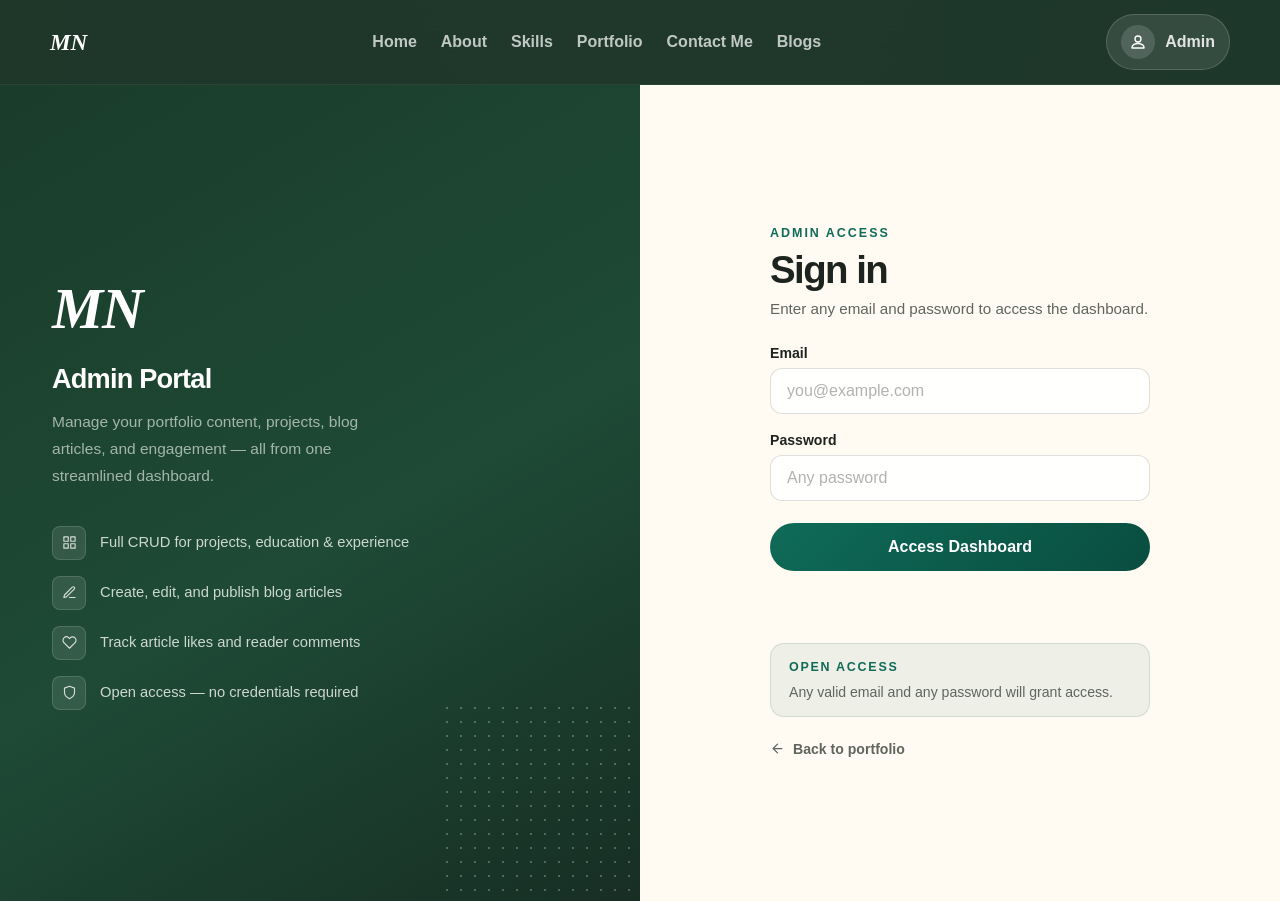
<file: html/admin-dashboard.html>
<!DOCTYPE html>
<html lang="en">
<head>
<meta charset="UTF-8">
<meta name="viewport" content="width=device-width, initial-scale=1.0">
<title>Admin Dashboard — MN</title>
<link rel="stylesheet" href="../css/admin.css">
</head>
<body>

<div class="adm-shell">

  <!-- ── Sidebar ─────────────────────────────────────────── -->
  <aside class="adm-sidebar" id="adm-sidebar">
    <div class="adm-sidebar-brand">
      <div class="adm-sidebar-logo">MN</div>
      <div class="adm-sidebar-name">
        <strong>Maurice Tyler</strong>
        <span>Admin Panel</span>
      </div>
    </div>

    <nav class="adm-nav">
      <div class="adm-nav-section">Main</div>
      <button class="adm-nav-btn active" data-panel="overview">
        <svg viewBox="0 0 24 24"><rect x="3" y="3" width="7" height="7"/><rect x="14" y="3" width="7" height="7"/><rect x="14" y="14" width="7" height="7"/><rect x="3" y="14" width="7" height="7"/></svg>
        Overview
      </button>

      <div class="adm-nav-section">Content</div>
      <button class="adm-nav-btn" data-panel="articles">
        <svg viewBox="0 0 24 24"><path d="M14 2H6a2 2 0 0 0-2 2v16a2 2 0 0 0 2 2h12a2 2 0 0 0 2-2V8z"/><polyline points="14 2 14 8 20 8"/><line x1="16" y1="13" x2="8" y2="13"/><line x1="16" y1="17" x2="8" y2="17"/><polyline points="10 9 9 9 8 9"/></svg>
        Articles
      </button>
      <button class="adm-nav-btn" data-panel="portfolio">
        <svg viewBox="0 0 24 24"><rect x="2" y="7" width="20" height="14" rx="2" ry="2"/><path d="M16 21V5a2 2 0 0 0-2-2h-4a2 2 0 0 0-2 2v16"/></svg>
        Portfolio
      </button>

      <div class="adm-nav-section">Analytics</div>
      <button class="adm-nav-btn" data-panel="engagement">
        <svg viewBox="0 0 24 24"><path d="M20.84 4.61a5.5 5.5 0 0 0-7.78 0L12 5.67l-1.06-1.06a5.5 5.5 0 0 0-7.78 7.78l1.06 1.06L12 21.23l7.78-7.78 1.06-1.06a5.5 5.5 0 0 0 0-7.78z"/></svg>
        Engagement
      </button>
      <button class="adm-nav-btn" data-panel="messages">
        <svg viewBox="0 0 24 24"><path d="M4 4h16c1.1 0 2 .9 2 2v12c0 1.1-.9 2-2 2H4c-1.1 0-2-.9-2-2V6c0-1.1.9-2 2-2z"/><polyline points="22,6 12,13 2,6"/></svg>
        Messages <span id="msg-badge" style="display:none;background:#e05252;color:#fff;border-radius:999px;font-size:0.7rem;font-weight:700;padding:1px 7px;margin-left:4px;"></span>
      </button>
    </nav>

    <div class="adm-sidebar-footer">
      <a class="adm-view-site-btn" href="index.html">
        <svg viewBox="0 0 24 24"><path d="M18 13v6a2 2 0 0 1-2 2H5a2 2 0 0 1-2-2V8a2 2 0 0 1 2-2h6"/><polyline points="15 3 21 3 21 9"/><line x1="10" y1="14" x2="21" y2="3"/></svg>
        View Live Site
      </a>
      <button class="adm-logout-btn" id="logout-btn">
        <svg viewBox="0 0 24 24"><path d="M9 21H5a2 2 0 0 1-2-2V5a2 2 0 0 1 2-2h4"/><polyline points="16 17 21 12 16 7"/><line x1="21" y1="12" x2="9" y2="12"/></svg>
        Log out
      </button>
    </div>
  </aside>

  <!-- ── Main body ───────────────────────────────────────── -->
  <div class="adm-body">

    <!-- Topbar -->
    <header class="adm-topbar">
      <div class="adm-topbar-left">
        <button id="sidebar-toggle" style="width:36px;height:36px;border:0;background:rgba(29,36,31,0.07);border-radius:8px;display:grid;place-items:center;cursor:pointer;" aria-label="Toggle sidebar">
          <svg viewBox="0 0 24 24" width="18" height="18" stroke="currentColor" fill="none" stroke-width="2" stroke-linecap="round"><line x1="3" y1="6" x2="21" y2="6"/><line x1="3" y1="12" x2="21" y2="12"/><line x1="3" y1="18" x2="21" y2="18"/></svg>
        </button>
        <span class="adm-page-title" id="adm-page-title">Overview</span>
      </div>
      <div class="adm-topbar-right">
        <div class="adm-user-chip">
          <div class="adm-user-avatar" id="adm-avatar">MN</div>
          <span class="adm-user-label" id="adm-user-label">Admin</span>
        </div>
      </div>
    </header>

    <!-- Content panels -->
    <main class="adm-content">

      <!-- ══ OVERVIEW ══════════════════════════════════════ -->
      <div id="panel-overview" class="adm-panel active">
        <div class="adm-panel-head">
          <div>
            <h1>Welcome back</h1>
            <p>Here is a snapshot of your portfolio activity.</p>
          </div>
        </div>
        <div class="adm-stats-row" id="overview-stats"></div>
        <div class="overview-grid">
          <div class="adm-card">
            <h3>Recent Articles</h3>
            <div id="overview-articles"></div>
          </div>
          <div class="adm-card">
            <h3>Engagement Snapshot</h3>
            <div id="overview-engagement"></div>
          </div>
        </div>
      </div>

      <!-- ══ ARTICLES ═══════════════════════════════════════ -->
      <div id="panel-articles" class="adm-panel">
        <div class="adm-panel-head">
          <div>
            <h1>Articles</h1>
            <p>Create, edit, and manage all blog articles and posts.</p>
          </div>
          <button class="adm-btn adm-btn-primary" id="new-article-btn">
            <svg viewBox="0 0 24 24"><line x1="12" y1="5" x2="12" y2="19"/><line x1="5" y1="12" x2="19" y2="12"/></svg>
            New Article
          </button>
        </div>
        <div class="adm-table-wrap">
          <table class="adm-table">
            <thead>
              <tr>
                <th>Title</th>
                <th>Category</th>
                <th>Author</th>
                <th>Date</th>
                <th>Status</th>
                <th>Actions</th>
              </tr>
            </thead>
            <tbody id="articles-tbody"></tbody>
          </table>
        </div>
      </div>

      <!-- ══ PORTFOLIO ══════════════════════════════════════ -->
      <div id="panel-portfolio" class="adm-panel">
        <div class="adm-panel-head">
          <div>
            <h1>Portfolio Content</h1>
            <p>Manage projects, education history, and experience entries.</p>
          </div>
        </div>

        <div class="adm-subtabs" id="portfolio-subtabs">
          <button class="adm-subtab active" data-subtab="projects">Projects</button>
          <button class="adm-subtab" data-subtab="education">Education</button>
          <button class="adm-subtab" data-subtab="experience">Experience</button>
        </div>

        <!-- Projects -->
        <div id="subtab-projects" class="adm-subtab-panel active">
          <div style="display:flex;justify-content:flex-end;margin-bottom:16px;">
            <button class="adm-btn adm-btn-primary" id="new-project-btn">
              <svg viewBox="0 0 24 24"><line x1="12" y1="5" x2="12" y2="19"/><line x1="5" y1="12" x2="19" y2="12"/></svg>
              New Project
            </button>
          </div>
          <div class="adm-content-grid" id="projects-grid"></div>
        </div>

        <!-- Education -->
        <div id="subtab-education" class="adm-subtab-panel">
          <div style="display:flex;justify-content:flex-end;margin-bottom:16px;">
            <button class="adm-btn adm-btn-primary" id="new-education-btn">
              <svg viewBox="0 0 24 24"><line x1="12" y1="5" x2="12" y2="19"/><line x1="5" y1="12" x2="19" y2="12"/></svg>
              Add Education
            </button>
          </div>
          <div class="adm-content-grid" id="education-grid"></div>
        </div>

        <!-- Experience -->
        <div id="subtab-experience" class="adm-subtab-panel">
          <div style="display:flex;justify-content:flex-end;margin-bottom:16px;">
            <button class="adm-btn adm-btn-primary" id="new-experience-btn">
              <svg viewBox="0 0 24 24"><line x1="12" y1="5" x2="12" y2="19"/><line x1="5" y1="12" x2="19" y2="12"/></svg>
              Add Experience
            </button>
          </div>
          <div class="adm-content-grid" id="experience-grid"></div>
        </div>
      </div>

      <!-- ══ ENGAGEMENT ═════════════════════════════════════ -->
      <div id="panel-engagement" class="adm-panel">
        <div class="adm-panel-head">
          <div>
            <h1>Engagement</h1>
            <p>View likes and reader comments across all articles. Click any row to expand and reply.</p>
          </div>
        </div>
        <div id="engagement-list"></div>
      </div>

      <!-- ══ MESSAGES ═══════════════════════════════════════ -->
      <div id="panel-messages" class="adm-panel">
        <div class="adm-panel-head">
          <div>
            <h1>Messages</h1>
            <p>Contact form submissions from your portfolio. Reply directly via email.</p>
          </div>
          <button class="adm-btn adm-btn-secondary" onclick="markAllRead()">Mark all read</button>
        </div>
        <div id="messages-list"></div>
      </div>

    </main>
  </div>
</div>

<!-- ── Modal ──────────────────────────────────────────────── -->
<div class="adm-modal-overlay" id="modal-overlay">
  <div class="adm-modal">
    <div class="adm-modal-header">
      <h2 id="modal-title">Edit</h2>
      <button class="adm-modal-close" id="modal-close">&times;</button>
    </div>
    <div class="adm-modal-body" id="modal-body"></div>
    <div class="adm-modal-footer">
      <button class="adm-btn adm-btn-secondary" id="modal-cancel">Cancel</button>
      <button class="adm-btn adm-btn-primary" id="modal-save">Save</button>
    </div>
  </div>
</div>

<!-- ── Toast ───────────────────────────────────────────────── -->
<div class="adm-toast" id="adm-toast"></div>

<script src="../js/admin-dashboard.js"></script>
</body>
</html>
</file>
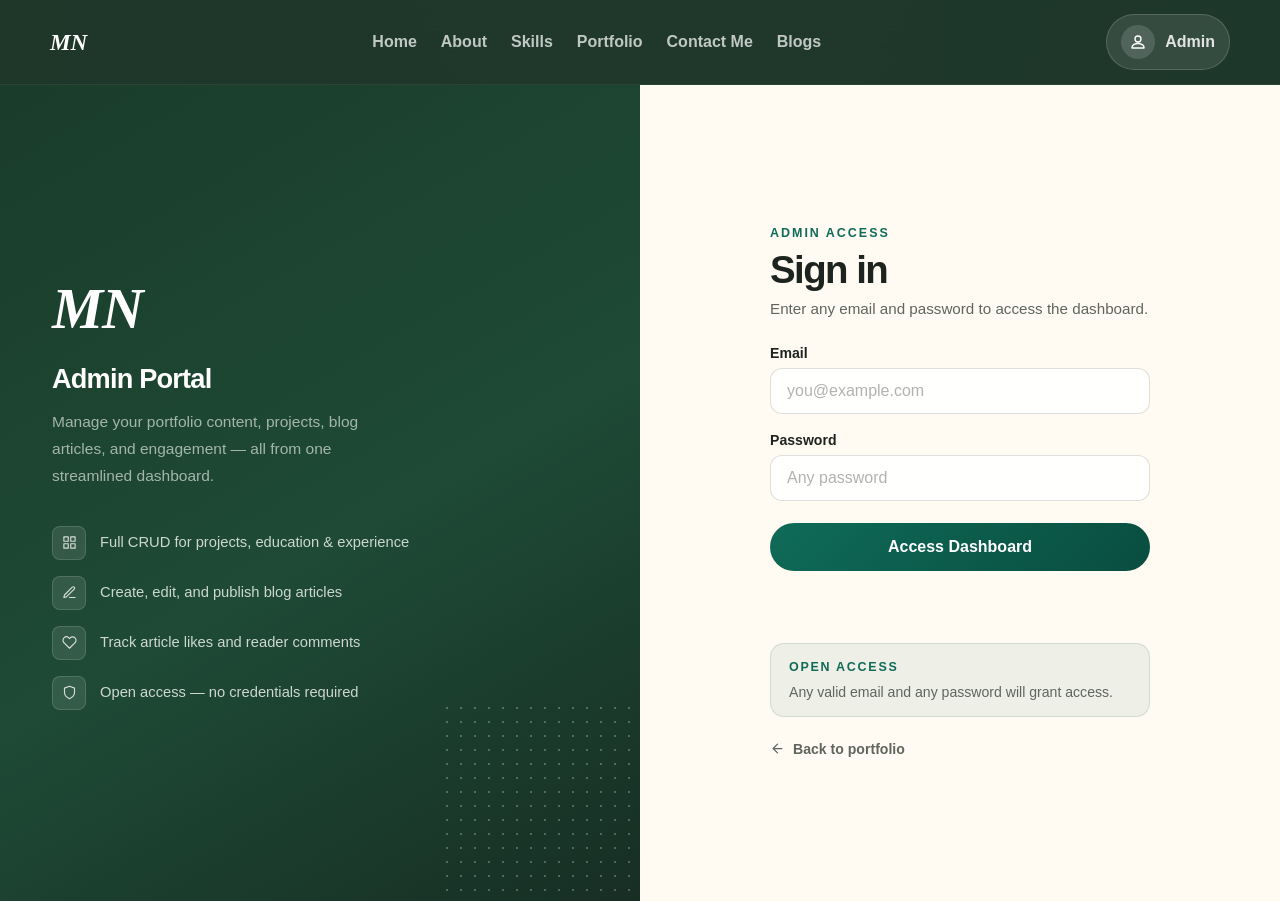
<file: html/admin-login.html>
<!DOCTYPE html>
<html lang="en">
<head>
<meta charset="UTF-8">
<meta name="viewport" content="width=device-width, initial-scale=1.0">
<title>Maurice Tyler | Admin Login</title>
<link rel="stylesheet" href="../css/style.css">
</head>
<body data-page="admin-login">
<header class="site-header header-dark">
  <div class="container navbar">
    <a class="brand" href="index.html">MN</a>
    <button class="menu-toggle" type="button" aria-expanded="false" aria-controls="nav-links" aria-label="Open navigation">
      <span></span><span></span><span></span>
    </button>
    <nav class="nav-shell" aria-label="Primary">
      <ul class="nav-links" id="nav-links">
        <li><a href="index.html">Home</a></li>
        <li><a href="index.html#about">About</a></li>
        <li><a href="index.html#skills">Skills</a></li>
        <li><a href="index.html#portfolio">Portfolio</a></li>
        <li><a href="index.html#contact">Contact Me</a></li>
        <li><a href="blog.html">Blogs</a></li>
      </ul>
    </nav>
    <a class="profile-link active-profile" href="admin-login.html" aria-label="Admin login">
      <span class="profile-icon">
        <svg viewBox="0 0 24 24" role="img" aria-hidden="true"><path d="M12 12a4 4 0 1 0-4-4 4 4 0 0 0 4 4Zm0 2c-4.418 0-8 2.239-8 5v1h16v-1c0-2.761-3.582-5-8-5Z"></path></svg>
      </span>
      <span>Admin</span>
    </a>
  </div>
</header>

<main class="auth-main">
  <div class="auth-split">

    <!-- Left: Brand panel -->
    <div class="auth-brand-panel">
      <div class="auth-brand-dots"></div>
      <div class="auth-brand-content">
        <span class="auth-logo">MN</span>
        <h2>Admin Portal</h2>
        <p>Manage your portfolio content, projects, blog articles, and engagement — all from one streamlined dashboard.</p>

        <ul class="auth-features">
          <li>
            <span class="auth-feat-icon">
              <svg viewBox="0 0 24 24" aria-hidden="true"><rect x="3" y="3" width="7" height="7"/><rect x="14" y="3" width="7" height="7"/><rect x="14" y="14" width="7" height="7"/><rect x="3" y="14" width="7" height="7"/></svg>
            </span>
            <span>Full CRUD for projects, education &amp; experience</span>
          </li>
          <li>
            <span class="auth-feat-icon">
              <svg viewBox="0 0 24 24" aria-hidden="true"><path d="M12 20h9"/><path d="M16.5 3.5a2.121 2.121 0 0 1 3 3L7 19l-4 1 1-4L16.5 3.5z"/></svg>
            </span>
            <span>Create, edit, and publish blog articles</span>
          </li>
          <li>
            <span class="auth-feat-icon">
              <svg viewBox="0 0 24 24" aria-hidden="true"><path d="M20.84 4.61a5.5 5.5 0 0 0-7.78 0L12 5.67l-1.06-1.06a5.5 5.5 0 0 0-7.78 7.78l1.06 1.06L12 21.23l7.78-7.78 1.06-1.06a5.5 5.5 0 0 0 0-7.78z"/></svg>
            </span>
            <span>Track article likes and reader comments</span>
          </li>
          <li>
            <span class="auth-feat-icon">
              <svg viewBox="0 0 24 24" aria-hidden="true"><path d="M12 22s8-4 8-10V5l-8-3-8 3v7c0 6 8 10 8 10z"/></svg>
            </span>
            <span>Open access — no credentials required</span>
          </li>
        </ul>
      </div>
    </div>

    <!-- Right: Form panel -->
    <div class="auth-form-panel">
      <div class="auth-form-wrap">
        <p class="eyebrow">Admin Access</p>
        <h1>Sign in</h1>
        <p class="auth-form-sub">Enter any email and password to access the dashboard.</p>

        <form id="admin-login-form" class="auth-form" novalidate>
          <div class="contact-field">
            <label for="al-email">Email</label>
            <input id="al-email" type="email" name="email" placeholder="you@example.com" required>
          </div>
          <div class="contact-field">
            <label for="al-password">Password</label>
            <input id="al-password" type="password" name="password" placeholder="Any password" required>
          </div>
          <button class="btn auth-submit" type="submit">Access Dashboard</button>
          <p class="form-status" id="admin-login-status" aria-live="polite"></p>
        </form>

        <div class="auth-demo-note">
          <strong>Open Access</strong>
          <div class="auth-demo-row">
            <span>Any valid email and any password will grant access.</span>
          </div>
        </div>

        <a class="auth-back-link" href="index.html">
          <svg viewBox="0 0 24 24" aria-hidden="true"><path d="M19 12H5M12 19l-7-7 7-7"/></svg>
          Back to portfolio
        </a>
      </div>
    </div>

  </div>
</main>

<script src="../js/script.js"></script>
<script src="../js/admin-login.js"></script>
</body>
</html>
</file>
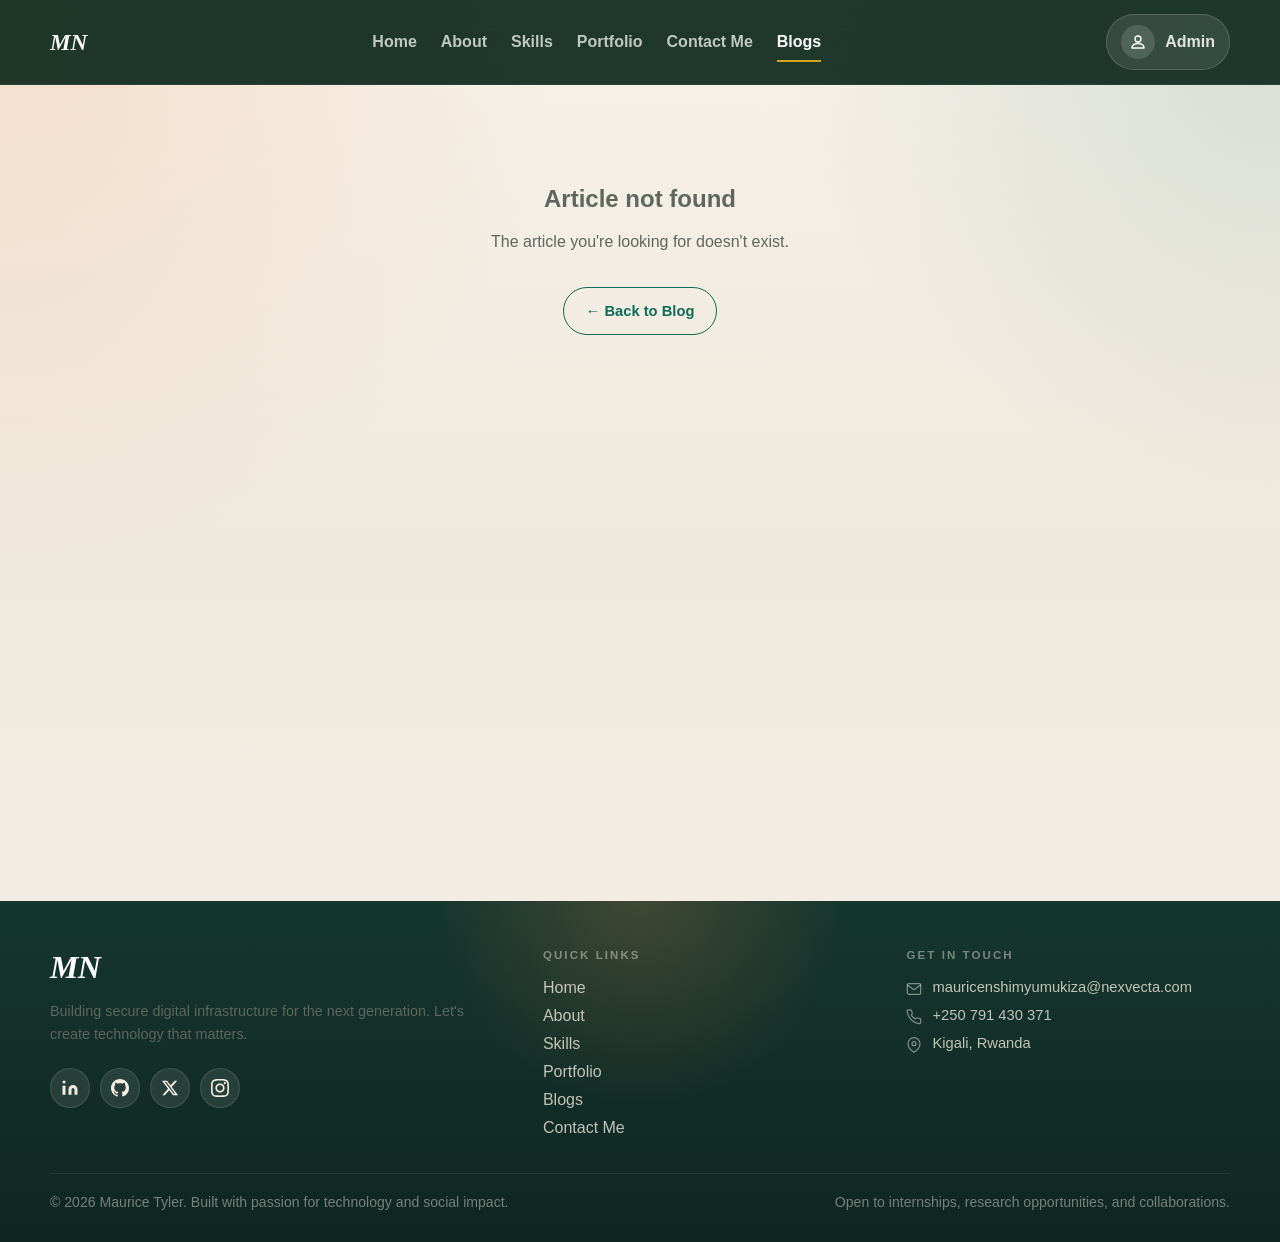
<file: html/blog-article.html>
<!DOCTYPE html>
<html lang="en">
<head>
<meta charset="UTF-8">
<meta name="viewport" content="width=device-width, initial-scale=1.0">
<title>Article | MN Blog</title>
<meta name="description" content="Read this article on engineering, systems, and social impact.">
<link rel="stylesheet" href="../css/style.css">
</head>
<body data-page="blog-article">

<header class="site-header header-dark">
  <div class="container navbar">
    <a class="brand" href="index.html">MN</a>
    <button class="menu-toggle" type="button" aria-expanded="false" aria-controls="nav-links" aria-label="Open navigation">
      <span></span><span></span><span></span>
    </button>
    <nav class="nav-shell" aria-label="Primary">
      <ul class="nav-links" id="nav-links">
        <li><a href="index.html">Home</a></li>
        <li><a href="index.html#about">About</a></li>
        <li><a href="index.html#skills">Skills</a></li>
        <li><a href="index.html#portfolio">Portfolio</a></li>
        <li><a href="index.html#contact">Contact Me</a></li>
        <li><a class="active" href="blog.html">Blogs</a></li>
      </ul>
    </nav>
    <a class="profile-link" href="admin-login.html" aria-label="Admin login">
      <span class="profile-icon">
        <svg viewBox="0 0 24 24" role="img" aria-hidden="true"><path d="M12 12a4 4 0 1 0-4-4 4 4 0 0 0 4 4Zm0 2c-4.418 0-8 2.239-8 5v1h16v-1c0-2.761-3.582-5-8-5Z"></path></svg>
      </span>
      <span>Admin</span>
    </a>
  </div>
</header>

<main id="article-main">
  <!-- Populated by blog.js -->
  <div class="article-not-found" id="article-loading">
    <p>Loading article…</p>
  </div>
</main>

<footer class="site-footer">
  <div class="container footer-grid">
    <div class="footer-col">
      <span class="footer-brand">MN</span>
      <p class="footer-tagline">Building secure digital infrastructure for the next generation. Let's create technology that matters.</p>
      <div class="footer-social-icons">
        <a href="https://www.linkedin.com/in/YOUR-PROFILE" target="_blank" rel="noreferrer" aria-label="LinkedIn">
          <svg viewBox="0 0 24 24" aria-hidden="true"><path d="M16 8a6 6 0 0 1 6 6v7h-4v-7a2 2 0 0 0-2-2 2 2 0 0 0-2 2v7h-4v-7a6 6 0 0 1 6-6zM2 9h4v12H2z"/><circle cx="4" cy="4" r="2"/></svg>
        </a>
        <a href="https://github.com/YOUR-USERNAME" target="_blank" rel="noreferrer" aria-label="GitHub">
          <svg viewBox="0 0 24 24" aria-hidden="true"><path d="M12 0C5.37 0 0 5.37 0 12c0 5.31 3.435 9.795 8.205 11.385.6.105.825-.255.825-.57 0-.285-.015-1.23-.015-2.235-3.015.555-3.795-.735-4.035-1.41-.135-.345-.72-1.41-1.23-1.695-.42-.225-1.02-.78-.015-.795.945-.015 1.62.87 1.845 1.23 1.08 1.815 2.805 1.305 3.495.99.105-.78.42-1.305.765-1.605-2.67-.3-5.46-1.335-5.46-5.925 0-1.305.465-2.385 1.23-3.225-.12-.3-.54-1.53.12-3.18 0 0 1.005-.315 3.3 1.23.96-.27 1.98-.405 3-.405s2.04.135 3 .405c2.295-1.56 3.3-1.23 3.3-1.23.66 1.65.24 2.88.12 3.18.765.84 1.23 1.905 1.23 3.225 0 4.605-2.805 5.625-5.475 5.925.435.375.81 1.095.81 2.22 0 1.605-.015 2.895-.015 3.3 0 .315.225.69.825.57A12.02 12.02 0 0 0 24 12c0-6.63-5.37-12-12-12z"/></svg>
        </a>
        <a href="https://x.com/YOUR-HANDLE" target="_blank" rel="noreferrer" aria-label="X / Twitter">
          <svg viewBox="0 0 24 24" aria-hidden="true"><path d="M18.244 2.25h3.308l-7.227 8.26 8.502 11.24H16.17l-5.214-6.817L4.99 21.75H1.68l7.73-8.835L1.254 2.25H8.08l4.713 6.231zm-1.161 17.52h1.833L7.084 4.126H5.117z"/></svg>
        </a>
        <a href="https://www.instagram.com/YOUR-HANDLE" target="_blank" rel="noreferrer" aria-label="Instagram">
          <svg viewBox="0 0 24 24" aria-hidden="true"><path d="M12 2.163c3.204 0 3.584.012 4.85.07 3.252.148 4.771 1.691 4.919 4.919.058 1.265.069 1.645.069 4.849 0 3.205-.012 3.584-.069 4.849-.149 3.225-1.664 4.771-4.919 4.919-1.266.058-1.644.07-4.85.07-3.204 0-3.584-.012-4.849-.07-3.26-.149-4.771-1.699-4.919-4.92-.058-1.265-.07-1.644-.07-4.849 0-3.204.013-3.583.07-4.849.149-3.227 1.664-4.771 4.919-4.919 1.266-.057 1.645-.069 4.849-.069zm0-2.163c-3.259 0-3.667.014-4.947.072-4.358.2-6.78 2.618-6.98 6.98-.059 1.281-.073 1.689-.073 4.948 0 3.259.014 3.668.072 4.948.2 4.358 2.618 6.78 6.98 6.98 1.281.058 1.689.072 4.948.072 3.259 0 3.668-.014 4.948-.072 4.354-.2 6.782-2.618 6.979-6.98.059-1.28.073-1.689.073-4.948 0-3.259-.014-3.667-.072-4.947-.196-4.354-2.617-6.78-6.979-6.98-1.281-.059-1.69-.073-4.949-.073zm0 5.838c-3.403 0-6.162 2.759-6.162 6.162s2.759 6.163 6.162 6.163 6.162-2.759 6.162-6.163c0-3.403-2.759-6.162-6.162-6.162zm0 10.162c-2.209 0-4-1.79-4-4 0-2.209 1.791-4 4-4s4 1.791 4 4c0 2.21-1.791 4-4 4zm6.406-11.845c-.796 0-1.441.645-1.441 1.44s.645 1.44 1.441 1.44c.795 0 1.439-.645 1.439-1.44s-.644-1.44-1.439-1.44z"/></svg>
        </a>
      </div>
    </div>
    <div class="footer-col">
      <h3>Quick Links</h3>
      <nav class="footer-nav" aria-label="Footer navigation">
        <a href="index.html">Home</a>
        <a href="index.html#about">About</a>
        <a href="index.html#skills">Skills</a>
        <a href="index.html#portfolio">Portfolio</a>
        <a href="blog.html">Blogs</a>
        <a href="index.html#contact">Contact Me</a>
      </nav>
    </div>
    <div class="footer-col">
      <h3>Get in Touch</h3>
      <div class="footer-contact-list">
        <div class="footer-contact-item">
          <svg viewBox="0 0 24 24" aria-hidden="true"><path d="M4 4h16c1.1 0 2 .9 2 2v12c0 1.1-.9 2-2 2H4c-1.1 0-2-.9-2-2V6c0-1.1.9-2 2-2z"/><polyline points="22,6 12,13 2,6"/></svg>
          <a href="mailto:mauricenshimyumukiza@nexvecta.com">mauricenshimyumukiza@nexvecta.com</a>
        </div>
        <div class="footer-contact-item">
          <svg viewBox="0 0 24 24" aria-hidden="true"><path d="M22 16.92v3a2 2 0 0 1-2.18 2 19.79 19.79 0 0 1-8.63-3.07A19.5 19.5 0 0 1 4.69 12a19.79 19.79 0 0 1-3.07-8.67A2 2 0 0 1 3.6 1.27h3a2 2 0 0 1 2 1.72 12.84 12.84 0 0 0 .7 2.81 2 2 0 0 1-.45 2.11L7.91 8.91a16 16 0 0 0 6 6l1-1a2 2 0 0 1 2.11-.45 12.84 12.84 0 0 0 2.81.7A2 2 0 0 1 22 16.92z"/></svg>
          <a href="tel:+250791430371">+250 791 430 371</a>
        </div>
        <div class="footer-contact-item">
          <svg viewBox="0 0 24 24" aria-hidden="true"><path d="M21 10c0 7-9 13-9 13s-9-6-9-13a9 9 0 0 1 18 0z"/><circle cx="12" cy="10" r="3"/></svg>
          <span>Kigali, Rwanda</span>
        </div>
      </div>
    </div>
  </div>
  <div class="container footer-bottom">
    <p>&copy; 2026 Maurice Tyler. Built with passion for technology and social impact.</p>
    <p>Open to internships, research opportunities, and collaborations.</p>
  </div>
</footer>

<script src="../js/script.js"></script>
<script src="../js/blog.js"></script>
</body>
</html>
</file>
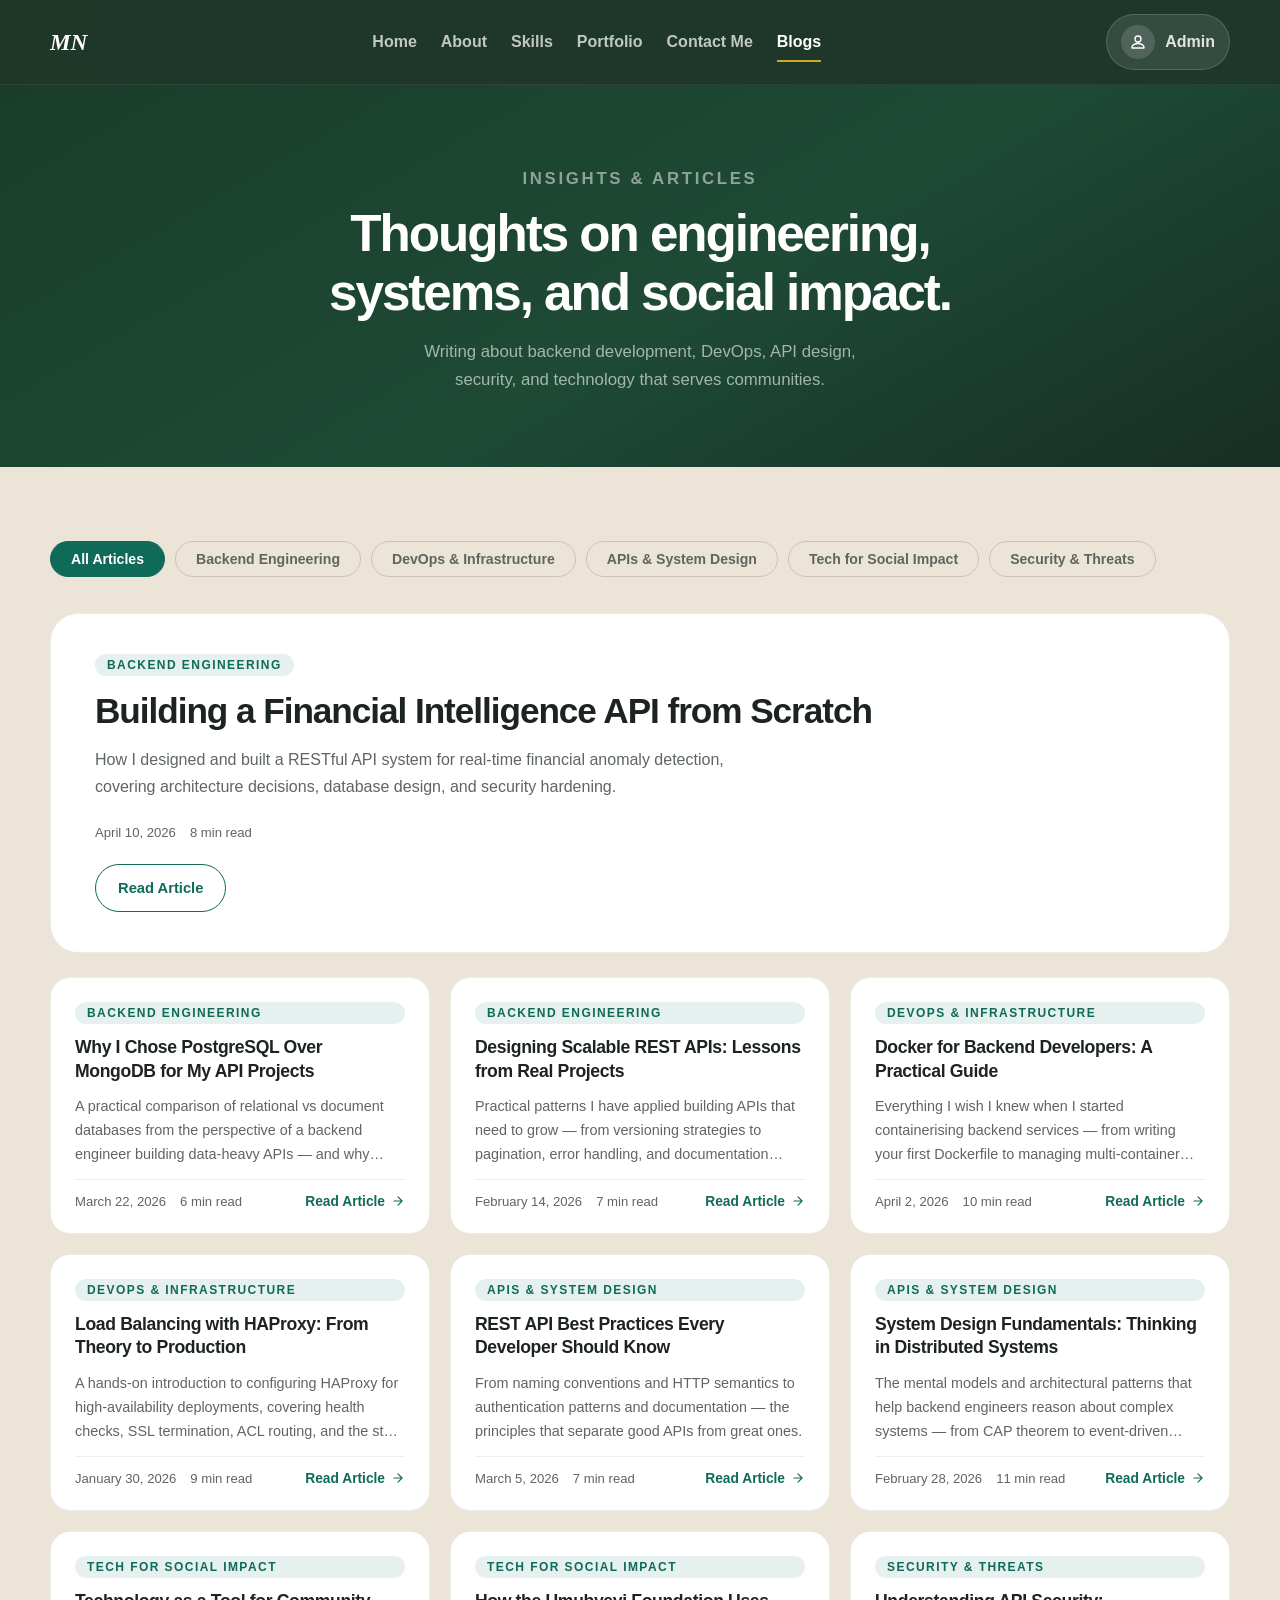
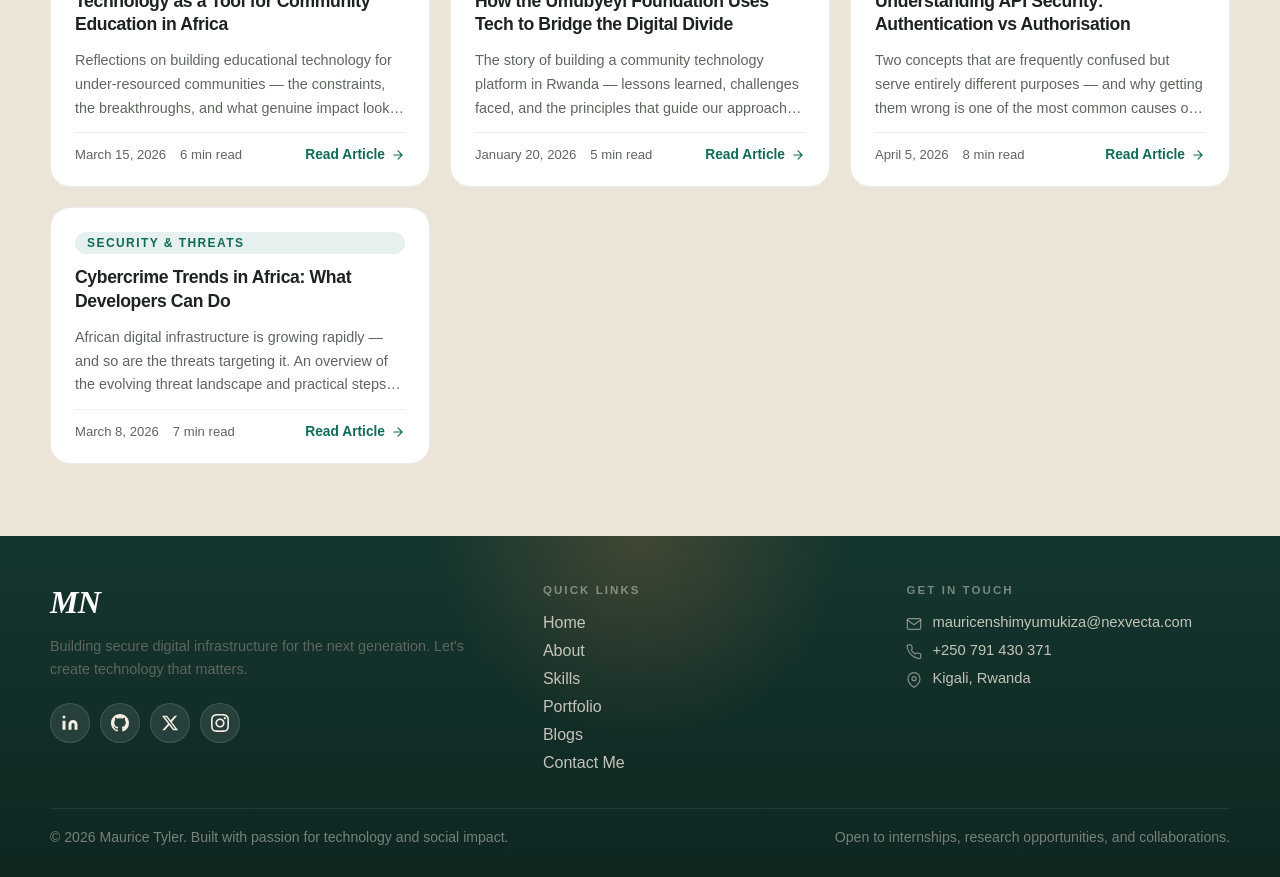
<file: html/blog.html>
<!DOCTYPE html>
<html lang="en">
<head>
<meta charset="UTF-8">
<meta name="viewport" content="width=device-width, initial-scale=1.0">
<title>Maurice Nshimyumukiza | Blog</title>
<meta name="description" content="Insights on backend engineering, DevOps, API design, technology for social impact, and security.">
<link rel="stylesheet" href="../css/style.css">
</head>
<body data-page="blog">

<header class="site-header header-dark">
  <div class="container navbar">
    <a class="brand" href="index.html">MN</a>
    <button class="menu-toggle" type="button" aria-expanded="false" aria-controls="nav-links" aria-label="Open navigation">
      <span></span><span></span><span></span>
    </button>
    <nav class="nav-shell" aria-label="Primary">
      <ul class="nav-links" id="nav-links">
        <li><a href="index.html">Home</a></li>
        <li><a href="index.html#about">About</a></li>
        <li><a href="index.html#skills">Skills</a></li>
        <li><a href="index.html#portfolio">Portfolio</a></li>
        <li><a href="index.html#contact">Contact Me</a></li>
        <li><a class="active" href="blog.html">Blogs</a></li>
      </ul>
    </nav>
    <a class="profile-link" href="admin-login.html" aria-label="Admin login">
      <span class="profile-icon">
        <svg viewBox="0 0 24 24" role="img" aria-hidden="true"><path d="M12 12a4 4 0 1 0-4-4 4 4 0 0 0 4 4Zm0 2c-4.418 0-8 2.239-8 5v1h16v-1c0-2.761-3.582-5-8-5Z"></path></svg>
      </span>
      <span>Admin</span>
    </a>
  </div>
</header>

<main>
  <!-- Hero -->
  <section class="blog-hero">
    <div class="container">
      <p class="eyebrow">Insights &amp; Articles</p>
      <h1>Thoughts on engineering,<br>systems, and social impact.</h1>
      <p>Writing about backend development, DevOps, API design, security, and technology that serves communities.</p>
    </div>
  </section>

  <!-- Filter + Articles -->
  <section class="section blog-filter-section">
    <div class="container">

      <div class="blog-topics-bar" role="tablist" aria-label="Filter articles by topic">
        <button class="blog-topic-btn active" data-topic="all" role="tab" aria-selected="true">All Articles</button>
        <button class="blog-topic-btn" data-topic="backend" role="tab" aria-selected="false">Backend Engineering</button>
        <button class="blog-topic-btn" data-topic="devops" role="tab" aria-selected="false">DevOps &amp; Infrastructure</button>
        <button class="blog-topic-btn" data-topic="apis" role="tab" aria-selected="false">APIs &amp; System Design</button>
        <button class="blog-topic-btn" data-topic="impact" role="tab" aria-selected="false">Tech for Social Impact</button>
        <button class="blog-topic-btn" data-topic="security" role="tab" aria-selected="false">Security &amp; Threats</button>
      </div>

      <div id="blog-posts-grid"></div>
      <div class="blog-empty" id="blog-empty" hidden>No articles in this topic yet. Check back soon.</div>

    </div>
  </section>
</main>

<footer class="site-footer">
  <div class="container footer-grid">
    <div class="footer-col">
      <span class="footer-brand">MN</span>
      <p class="footer-tagline">Building secure digital infrastructure for the next generation. Let's create technology that matters.</p>
      <div class="footer-social-icons">
        <a href="https://www.linkedin.com/in/YOUR-PROFILE" target="_blank" rel="noreferrer" aria-label="LinkedIn">
          <svg viewBox="0 0 24 24" aria-hidden="true"><path d="M16 8a6 6 0 0 1 6 6v7h-4v-7a2 2 0 0 0-2-2 2 2 0 0 0-2 2v7h-4v-7a6 6 0 0 1 6-6zM2 9h4v12H2z"/><circle cx="4" cy="4" r="2"/></svg>
        </a>
        <a href="https://github.com/YOUR-USERNAME" target="_blank" rel="noreferrer" aria-label="GitHub">
          <svg viewBox="0 0 24 24" aria-hidden="true"><path d="M12 0C5.37 0 0 5.37 0 12c0 5.31 3.435 9.795 8.205 11.385.6.105.825-.255.825-.57 0-.285-.015-1.23-.015-2.235-3.015.555-3.795-.735-4.035-1.41-.135-.345-.72-1.41-1.23-1.695-.42-.225-1.02-.78-.015-.795.945-.015 1.62.87 1.845 1.23 1.08 1.815 2.805 1.305 3.495.99.105-.78.42-1.305.765-1.605-2.67-.3-5.46-1.335-5.46-5.925 0-1.305.465-2.385 1.23-3.225-.12-.3-.54-1.53.12-3.18 0 0 1.005-.315 3.3 1.23.96-.27 1.98-.405 3-.405s2.04.135 3 .405c2.295-1.56 3.3-1.23 3.3-1.23.66 1.65.24 2.88.12 3.18.765.84 1.23 1.905 1.23 3.225 0 4.605-2.805 5.625-5.475 5.925.435.375.81 1.095.81 2.22 0 1.605-.015 2.895-.015 3.3 0 .315.225.69.825.57A12.02 12.02 0 0 0 24 12c0-6.63-5.37-12-12-12z"/></svg>
        </a>
        <a href="https://x.com/YOUR-HANDLE" target="_blank" rel="noreferrer" aria-label="X / Twitter">
          <svg viewBox="0 0 24 24" aria-hidden="true"><path d="M18.244 2.25h3.308l-7.227 8.26 8.502 11.24H16.17l-5.214-6.817L4.99 21.75H1.68l7.73-8.835L1.254 2.25H8.08l4.713 6.231zm-1.161 17.52h1.833L7.084 4.126H5.117z"/></svg>
        </a>
        <a href="https://www.instagram.com/YOUR-HANDLE" target="_blank" rel="noreferrer" aria-label="Instagram">
          <svg viewBox="0 0 24 24" aria-hidden="true"><path d="M12 2.163c3.204 0 3.584.012 4.85.07 3.252.148 4.771 1.691 4.919 4.919.058 1.265.069 1.645.069 4.849 0 3.205-.012 3.584-.069 4.849-.149 3.225-1.664 4.771-4.919 4.919-1.266.058-1.644.07-4.85.07-3.204 0-3.584-.012-4.849-.07-3.26-.149-4.771-1.699-4.919-4.92-.058-1.265-.07-1.644-.07-4.849 0-3.204.013-3.583.07-4.849.149-3.227 1.664-4.771 4.919-4.919 1.266-.057 1.645-.069 4.849-.069zm0-2.163c-3.259 0-3.667.014-4.947.072-4.358.2-6.78 2.618-6.98 6.98-.059 1.281-.073 1.689-.073 4.948 0 3.259.014 3.668.072 4.948.2 4.358 2.618 6.78 6.98 6.98 1.281.058 1.689.072 4.948.072 3.259 0 3.668-.014 4.948-.072 4.354-.2 6.782-2.618 6.979-6.98.059-1.28.073-1.689.073-4.948 0-3.259-.014-3.667-.072-4.947-.196-4.354-2.617-6.78-6.979-6.98-1.281-.059-1.69-.073-4.949-.073zm0 5.838c-3.403 0-6.162 2.759-6.162 6.162s2.759 6.163 6.162 6.163 6.162-2.759 6.162-6.163c0-3.403-2.759-6.162-6.162-6.162zm0 10.162c-2.209 0-4-1.79-4-4 0-2.209 1.791-4 4-4s4 1.791 4 4c0 2.21-1.791 4-4 4zm6.406-11.845c-.796 0-1.441.645-1.441 1.44s.645 1.44 1.441 1.44c.795 0 1.439-.645 1.439-1.44s-.644-1.44-1.439-1.44z"/></svg>
        </a>
      </div>
    </div>
    <div class="footer-col">
      <h3>Quick Links</h3>
      <nav class="footer-nav" aria-label="Footer navigation">
        <a href="index.html">Home</a>
        <a href="index.html#about">About</a>
        <a href="index.html#skills">Skills</a>
        <a href="index.html#portfolio">Portfolio</a>
        <a href="blog.html">Blogs</a>
        <a href="index.html#contact">Contact Me</a>
      </nav>
    </div>
    <div class="footer-col">
      <h3>Get in Touch</h3>
      <div class="footer-contact-list">
        <div class="footer-contact-item">
          <svg viewBox="0 0 24 24" aria-hidden="true"><path d="M4 4h16c1.1 0 2 .9 2 2v12c0 1.1-.9 2-2 2H4c-1.1 0-2-.9-2-2V6c0-1.1.9-2 2-2z"/><polyline points="22,6 12,13 2,6"/></svg>
          <a href="mailto:mauricenshimyumukiza@nexvecta.com">mauricenshimyumukiza@nexvecta.com</a>
        </div>
        <div class="footer-contact-item">
          <svg viewBox="0 0 24 24" aria-hidden="true"><path d="M22 16.92v3a2 2 0 0 1-2.18 2 19.79 19.79 0 0 1-8.63-3.07A19.5 19.5 0 0 1 4.69 12a19.79 19.79 0 0 1-3.07-8.67A2 2 0 0 1 3.6 1.27h3a2 2 0 0 1 2 1.72 12.84 12.84 0 0 0 .7 2.81 2 2 0 0 1-.45 2.11L7.91 8.91a16 16 0 0 0 6 6l1-1a2 2 0 0 1 2.11-.45 12.84 12.84 0 0 0 2.81.7A2 2 0 0 1 22 16.92z"/></svg>
          <a href="tel:+250791430371">+250 791 430 371</a>
        </div>
        <div class="footer-contact-item">
          <svg viewBox="0 0 24 24" aria-hidden="true"><path d="M21 10c0 7-9 13-9 13s-9-6-9-13a9 9 0 0 1 18 0z"/><circle cx="12" cy="10" r="3"/></svg>
          <span>Kigali, Rwanda</span>
        </div>
      </div>
    </div>
  </div>
  <div class="container footer-bottom">
    <p>&copy; 2026 Maurice Tyler. Built with passion for technology and social impact.</p>
    <p>Open to internships, research opportunities, and collaborations.</p>
  </div>
</footer>

<script src="../js/script.js"></script>
<script src="../js/blog.js"></script>
</body>
</html>
</file>
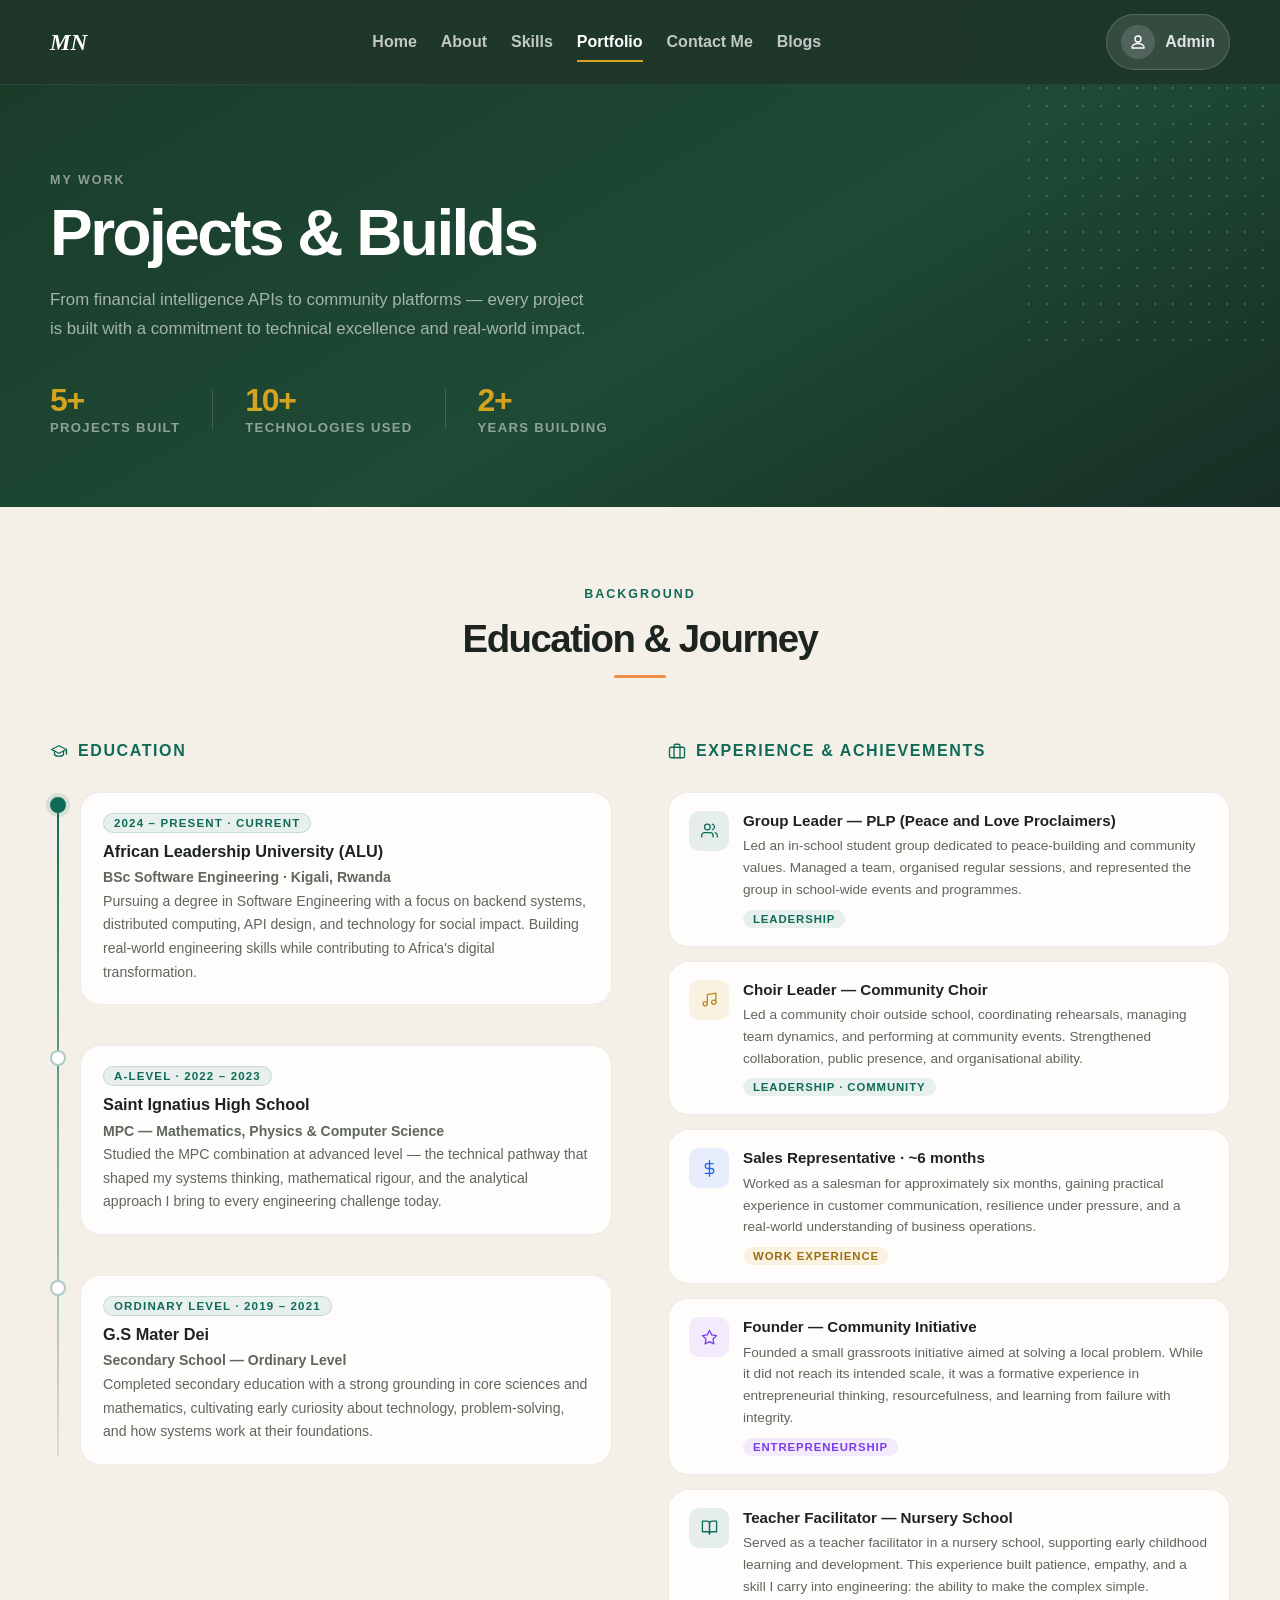
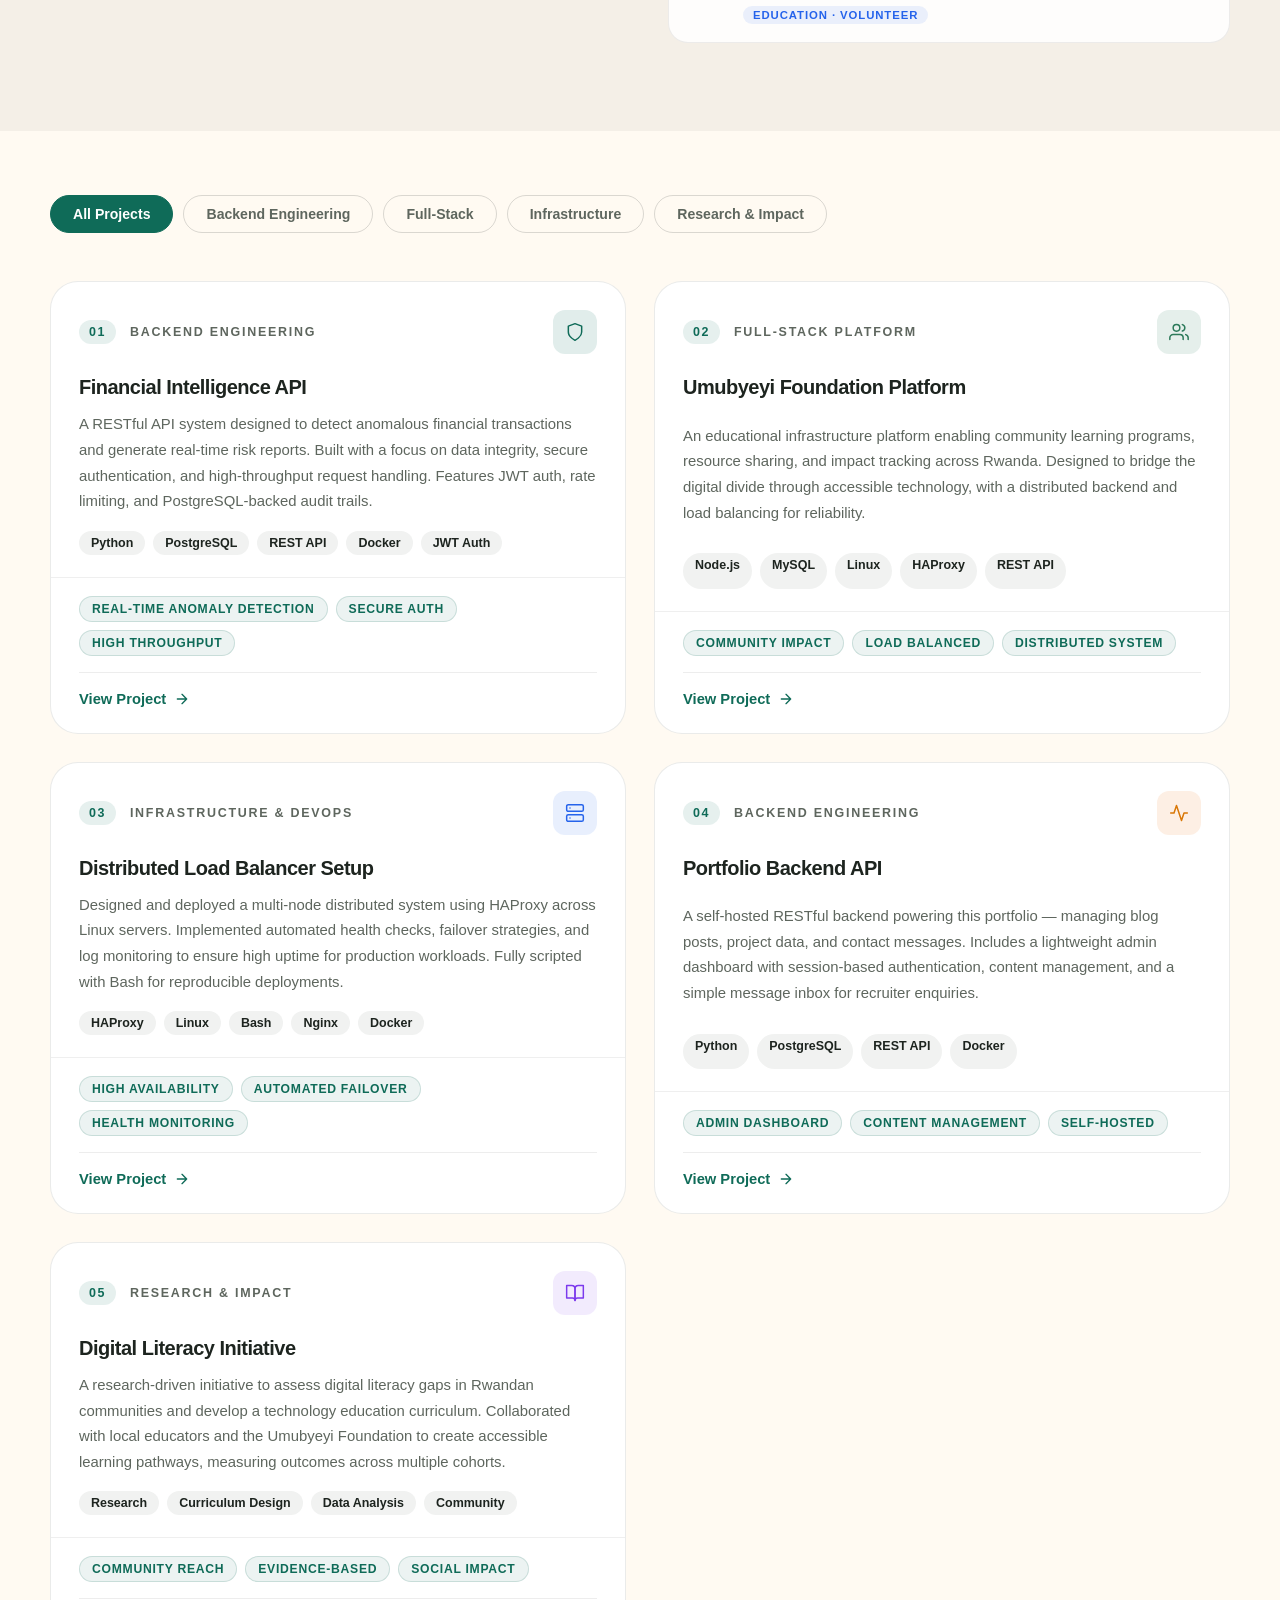
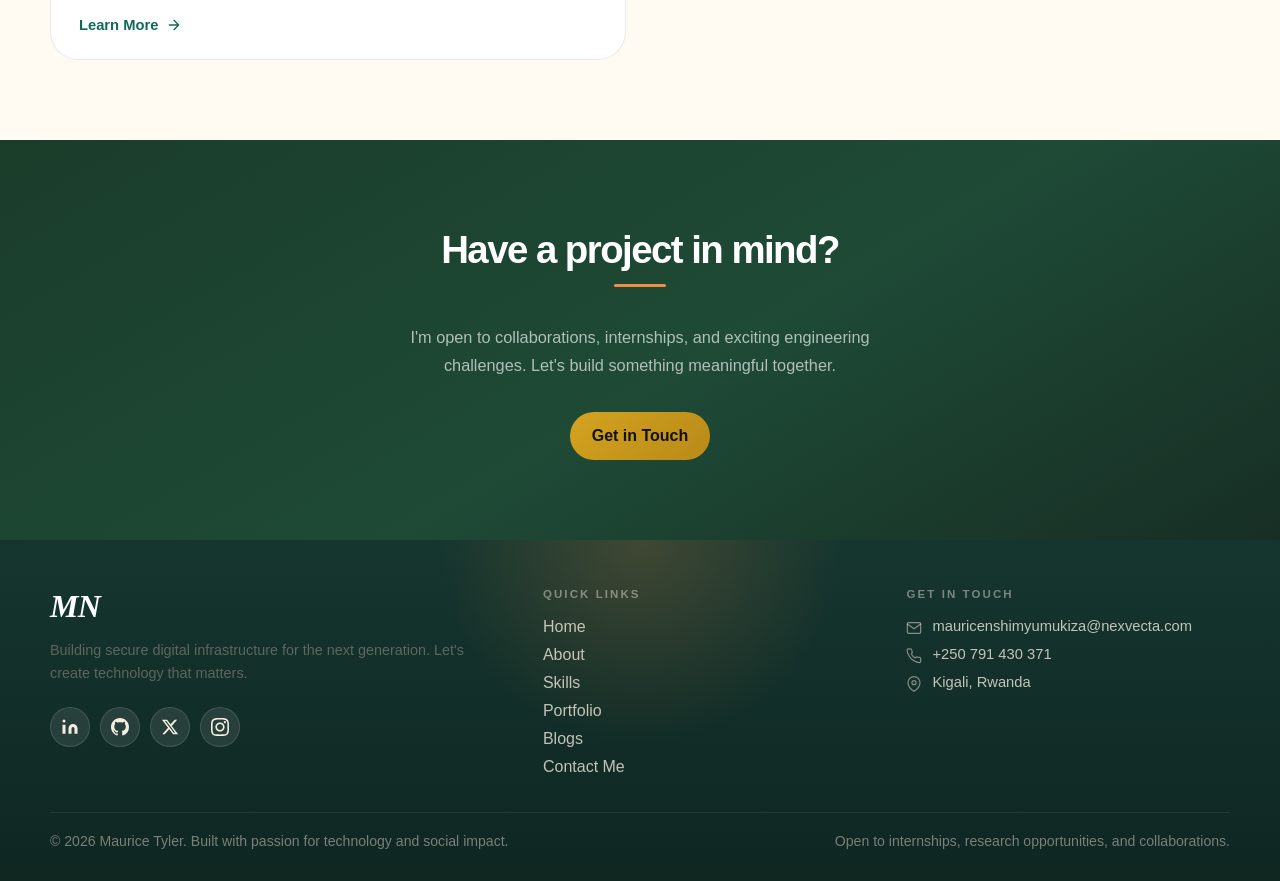
<file: html/portfolio.html>
<!DOCTYPE html>
<html lang="en">
<head>
<meta charset="UTF-8">
<meta name="viewport" content="width=device-width, initial-scale=1.0">
<title>Maurice Tyler | Portfolio</title>
<meta name="description" content="All projects built by Maurice Nshimyumukiza — backend APIs, platforms, and technology for social impact.">
<link rel="stylesheet" href="../css/style.css">
</head>
<body data-page="portfolio">

<header class="site-header header-dark">
  <div class="container navbar">
    <a class="brand" href="index.html">MN</a>

    <button class="menu-toggle" type="button" aria-expanded="false" aria-controls="nav-links" aria-label="Open navigation">
      <span></span>
      <span></span>
      <span></span>
    </button>

    <nav class="nav-shell" aria-label="Primary">
      <ul class="nav-links" id="nav-links">
        <li><a href="index.html">Home</a></li>
        <li><a href="index.html#about">About</a></li>
        <li><a href="index.html#skills">Skills</a></li>
        <li><a class="active" href="portfolio.html">Portfolio</a></li>
        <li><a href="index.html#contact">Contact Me</a></li>
        <li><a href="blog.html">Blogs</a></li>
      </ul>
    </nav>

    <a class="profile-link" href="admin-login.html" aria-label="Admin login">
      <span class="profile-icon">
        <svg viewBox="0 0 24 24" role="img" aria-hidden="true"><path d="M12 12a4 4 0 1 0-4-4 4 4 0 0 0 4 4Zm0 2c-4.418 0-8 2.239-8 5v1h16v-1c0-2.761-3.582-5-8-5Z"></path></svg>
      </span>
      <span>Admin</span>
    </a>
  </div>
</header>

<main>

  <!-- ── Hero ──────────────────────────────────────────────── -->
  <section class="pf-hero">
    <div class="container">
      <p class="eyebrow" style="color:rgba(255,255,255,0.50);">My Work</p>
      <h1>Projects &amp; Builds</h1>
      <p class="pf-hero-sub">From financial intelligence APIs to community platforms — every project is built with a commitment to technical excellence and real-world impact.</p>
      <div class="pf-stats-row">
        <div class="pf-stat">
          <strong>5+</strong>
          <span>Projects Built</span>
        </div>
        <div class="pf-stat-divider"></div>
        <div class="pf-stat">
          <strong>10+</strong>
          <span>Technologies Used</span>
        </div>
        <div class="pf-stat-divider"></div>
        <div class="pf-stat">
          <strong>2+</strong>
          <span>Years Building</span>
        </div>
      </div>
    </div>
  </section>

  <!-- ── Education & Journey ──────────────────────────────── -->
  <section class="edu-section">
    <div class="container">

      <div class="edu-header">
        <p class="eyebrow">Background</p>
        <h2>Education &amp; Journey</h2>
        <span class="about-rule" style="margin:14px auto 0;"></span>
      </div>

      <div class="journey-grid">

        <!-- Education Timeline -->
        <div>
          <h3 class="journey-col-title">
            <svg viewBox="0 0 24 24" aria-hidden="true"><path d="M22 10v6M2 10l10-5 10 5-10 5z"/><path d="M6 12v5c3 3 9 3 12 0v-5"/></svg>
            Education
          </h3>
          <div class="timeline">

            <div class="tl-item tl-current">
              <div class="tl-dot"></div>
              <div class="tl-content">
                <span class="tl-badge">2024 – Present · Current</span>
                <h4>African Leadership University (ALU)</h4>
                <p class="tl-sub">BSc Software Engineering &middot; Kigali, Rwanda</p>
                <p>Pursuing a degree in Software Engineering with a focus on backend systems, distributed computing, API design, and technology for social impact. Building real-world engineering skills while contributing to Africa's digital transformation.</p>
              </div>
            </div>

            <div class="tl-item">
              <div class="tl-dot"></div>
              <div class="tl-content">
                <span class="tl-badge">A-Level &middot; 2022 – 2023</span>
                <h4>Saint Ignatius High School</h4>
                <p class="tl-sub">MPC — Mathematics, Physics &amp; Computer Science</p>
                <p>Studied the MPC combination at advanced level — the technical pathway that shaped my systems thinking, mathematical rigour, and the analytical approach I bring to every engineering challenge today.</p>
              </div>
            </div>

            <div class="tl-item">
              <div class="tl-dot"></div>
              <div class="tl-content">
                <span class="tl-badge">Ordinary Level &middot; 2019 – 2021</span>
                <h4>G.S Mater Dei</h4>
                <p class="tl-sub">Secondary School — Ordinary Level</p>
                <p>Completed secondary education with a strong grounding in core sciences and mathematics, cultivating early curiosity about technology, problem-solving, and how systems work at their foundations.</p>
              </div>
            </div>

          </div>
        </div>

        <!-- Experience & Achievements -->
        <div>
          <h3 class="journey-col-title">
            <svg viewBox="0 0 24 24" aria-hidden="true"><rect x="2" y="7" width="20" height="14" rx="2" ry="2"/><path d="M16 21V5a2 2 0 0 0-2-2h-4a2 2 0 0 0-2 2v16"/></svg>
            Experience &amp; Achievements
          </h3>
          <div class="exp-cards">

            <div class="exp-card">
              <span class="exp-icon exp-icon-teal">
                <svg viewBox="0 0 24 24" aria-hidden="true"><path d="M17 21v-2a4 4 0 0 0-4-4H5a4 4 0 0 0-4 4v2"/><circle cx="9" cy="7" r="4"/><path d="M23 21v-2a4 4 0 0 0-3-3.87"/><path d="M16 3.13a4 4 0 0 1 0 7.75"/></svg>
              </span>
              <div class="exp-text">
                <h4>Group Leader — PLP (Peace and Love Proclaimers)</h4>
                <p>Led an in-school student group dedicated to peace-building and community values. Managed a team, organised regular sessions, and represented the group in school-wide events and programmes.</p>
                <span class="exp-badge exp-badge-leadership">Leadership</span>
              </div>
            </div>

            <div class="exp-card">
              <span class="exp-icon exp-icon-gold">
                <svg viewBox="0 0 24 24" aria-hidden="true"><path d="M9 18V5l12-2v13"/><circle cx="6" cy="18" r="3"/><circle cx="18" cy="16" r="3"/></svg>
              </span>
              <div class="exp-text">
                <h4>Choir Leader — Community Choir</h4>
                <p>Led a community choir outside school, coordinating rehearsals, managing team dynamics, and performing at community events. Strengthened collaboration, public presence, and organisational ability.</p>
                <span class="exp-badge exp-badge-leadership">Leadership &middot; Community</span>
              </div>
            </div>

            <div class="exp-card">
              <span class="exp-icon exp-icon-blue">
                <svg viewBox="0 0 24 24" aria-hidden="true"><line x1="12" y1="1" x2="12" y2="23"/><path d="M17 5H9.5a3.5 3.5 0 0 0 0 7h5a3.5 3.5 0 0 1 0 7H6"/></svg>
              </span>
              <div class="exp-text">
                <h4>Sales Representative &middot; ~6 months</h4>
                <p>Worked as a salesman for approximately six months, gaining practical experience in customer communication, resilience under pressure, and a real-world understanding of business operations.</p>
                <span class="exp-badge exp-badge-work">Work Experience</span>
              </div>
            </div>

            <div class="exp-card">
              <span class="exp-icon exp-icon-purple">
                <svg viewBox="0 0 24 24" aria-hidden="true"><polygon points="12 2 15.09 8.26 22 9.27 17 14.14 18.18 21.02 12 17.77 5.82 21.02 7 14.14 2 9.27 8.91 8.26 12 2"/></svg>
              </span>
              <div class="exp-text">
                <h4>Founder — Community Initiative</h4>
                <p>Founded a small grassroots initiative aimed at solving a local problem. While it did not reach its intended scale, it was a formative experience in entrepreneurial thinking, resourcefulness, and learning from failure with integrity.</p>
                <span class="exp-badge exp-badge-initiative">Entrepreneurship</span>
              </div>
            </div>

            <div class="exp-card">
              <span class="exp-icon exp-icon-teal">
                <svg viewBox="0 0 24 24" aria-hidden="true"><path d="M2 3h6a4 4 0 0 1 4 4v14a3 3 0 0 0-3-3H2z"/><path d="M22 3h-6a4 4 0 0 0-4 4v14a3 3 0 0 1 3-3h7z"/></svg>
              </span>
              <div class="exp-text">
                <h4>Teacher Facilitator — Nursery School</h4>
                <p>Served as a teacher facilitator in a nursery school, supporting early childhood learning and development. This experience built patience, empathy, and a skill I carry into engineering: the ability to make the complex simple.</p>
                <span class="exp-badge exp-badge-volunteer">Education &middot; Volunteer</span>
              </div>
            </div>

          </div>
        </div>

      </div>
    </div>
  </section>

  <!-- ── Filter + Projects ─────────────────────────────────── -->
  <section class="pf-projects-section" style="background:var(--surface-strong);">
    <div class="container">

      <div class="pf-filter-bar">
        <button class="pf-filter-btn active" data-filter="all" type="button">All Projects</button>
        <button class="pf-filter-btn" data-filter="backend" type="button">Backend Engineering</button>
        <button class="pf-filter-btn" data-filter="fullstack" type="button">Full-Stack</button>
        <button class="pf-filter-btn" data-filter="infrastructure" type="button">Infrastructure</button>
        <button class="pf-filter-btn" data-filter="research" type="button">Research &amp; Impact</button>
      </div>

      <div class="pf-all-grid" id="projects-grid">

        <!-- Project 01 -->
        <article class="pf-card" data-category="backend">
          <div class="pf-card-top">
            <div class="fp-meta">
              <span class="fp-number">01</span>
              <span class="fp-category">Backend Engineering</span>
            </div>
            <span class="pf-icon pf-icon-teal">
              <svg viewBox="0 0 24 24" aria-hidden="true"><path d="M12 22s8-4 8-10V5l-8-3-8 3v7c0 6 8 10 8 10z"/></svg>
            </span>
          </div>
          <div class="pf-card-body">
            <h3>Financial Intelligence API</h3>
            <p>A RESTful API system designed to detect anomalous financial transactions and generate real-time risk reports. Built with a focus on data integrity, secure authentication, and high-throughput request handling. Features JWT auth, rate limiting, and PostgreSQL-backed audit trails.</p>
            <div class="fp-tags">
              <span>Python</span>
              <span>PostgreSQL</span>
              <span>REST API</span>
              <span>Docker</span>
              <span>JWT Auth</span>
            </div>
          </div>
          <div class="pf-card-bottom">
            <div class="pf-highlights">
              <span>Real-time anomaly detection</span>
              <span>Secure auth</span>
              <span>High throughput</span>
            </div>
            <a class="fp-link" href="#" aria-label="View Financial Intelligence API project">
              View Project
              <svg viewBox="0 0 24 24" aria-hidden="true"><path d="M5 12h14M12 5l7 7-7 7"/></svg>
            </a>
          </div>
        </article>

        <!-- Project 02 -->
        <article class="pf-card" data-category="fullstack">
          <div class="pf-card-top">
            <div class="fp-meta">
              <span class="fp-number">02</span>
              <span class="fp-category">Full-Stack Platform</span>
            </div>
            <span class="pf-icon pf-icon-green">
              <svg viewBox="0 0 24 24" aria-hidden="true"><path d="M17 21v-2a4 4 0 0 0-4-4H5a4 4 0 0 0-4 4v2"/><circle cx="9" cy="7" r="4"/><path d="M23 21v-2a4 4 0 0 0-3-3.87"/><path d="M16 3.13a4 4 0 0 1 0 7.75"/></svg>
            </span>
          </div>
          <div class="pf-card-body">
            <h3>Umubyeyi Foundation Platform</h3>
            <p>An educational infrastructure platform enabling community learning programs, resource sharing, and impact tracking across Rwanda. Designed to bridge the digital divide through accessible technology, with a distributed backend and load balancing for reliability.</p>
            <div class="fp-tags">
              <span>Node.js</span>
              <span>MySQL</span>
              <span>Linux</span>
              <span>HAProxy</span>
              <span>REST API</span>
            </div>
          </div>
          <div class="pf-card-bottom">
            <div class="pf-highlights">
              <span>Community impact</span>
              <span>Load balanced</span>
              <span>Distributed system</span>
            </div>
            <a class="fp-link" href="#" aria-label="View Umubyeyi Foundation Platform project">
              View Project
              <svg viewBox="0 0 24 24" aria-hidden="true"><path d="M5 12h14M12 5l7 7-7 7"/></svg>
            </a>
          </div>
        </article>

        <!-- Project 03 -->
        <article class="pf-card" data-category="infrastructure">
          <div class="pf-card-top">
            <div class="fp-meta">
              <span class="fp-number">03</span>
              <span class="fp-category">Infrastructure &amp; DevOps</span>
            </div>
            <span class="pf-icon pf-icon-blue">
              <svg viewBox="0 0 24 24" aria-hidden="true"><rect x="2" y="2" width="20" height="8" rx="2" ry="2"/><rect x="2" y="14" width="20" height="8" rx="2" ry="2"/><line x1="6" y1="6" x2="6.01" y2="6"/><line x1="6" y1="18" x2="6.01" y2="18"/></svg>
            </span>
          </div>
          <div class="pf-card-body">
            <h3>Distributed Load Balancer Setup</h3>
            <p>Designed and deployed a multi-node distributed system using HAProxy across Linux servers. Implemented automated health checks, failover strategies, and log monitoring to ensure high uptime for production workloads. Fully scripted with Bash for reproducible deployments.</p>
            <div class="fp-tags">
              <span>HAProxy</span>
              <span>Linux</span>
              <span>Bash</span>
              <span>Nginx</span>
              <span>Docker</span>
            </div>
          </div>
          <div class="pf-card-bottom">
            <div class="pf-highlights">
              <span>High availability</span>
              <span>Automated failover</span>
              <span>Health monitoring</span>
            </div>
            <a class="fp-link" href="#" aria-label="View Distributed Load Balancer project">
              View Project
              <svg viewBox="0 0 24 24" aria-hidden="true"><path d="M5 12h14M12 5l7 7-7 7"/></svg>
            </a>
          </div>
        </article>

        <!-- Project 04 -->
        <article class="pf-card" data-category="backend">
          <div class="pf-card-top">
            <div class="fp-meta">
              <span class="fp-number">04</span>
              <span class="fp-category">Backend Engineering</span>
            </div>
            <span class="pf-icon pf-icon-orange">
              <svg viewBox="0 0 24 24" aria-hidden="true"><polyline points="22 12 18 12 15 21 9 3 6 12 2 12"/></svg>
            </span>
          </div>
          <div class="pf-card-body">
            <h3>Portfolio Backend API</h3>
            <p>A self-hosted RESTful backend powering this portfolio — managing blog posts, project data, and contact messages. Includes a lightweight admin dashboard with session-based authentication, content management, and a simple message inbox for recruiter enquiries.</p>
            <div class="fp-tags">
              <span>Python</span>
              <span>PostgreSQL</span>
              <span>REST API</span>
              <span>Docker</span>
            </div>
          </div>
          <div class="pf-card-bottom">
            <div class="pf-highlights">
              <span>Admin dashboard</span>
              <span>Content management</span>
              <span>Self-hosted</span>
            </div>
            <a class="fp-link" href="#" aria-label="View Portfolio Backend API project">
              View Project
              <svg viewBox="0 0 24 24" aria-hidden="true"><path d="M5 12h14M12 5l7 7-7 7"/></svg>
            </a>
          </div>
        </article>

        <!-- Project 05 -->
        <article class="pf-card" data-category="research">
          <div class="pf-card-top">
            <div class="fp-meta">
              <span class="fp-number">05</span>
              <span class="fp-category">Research &amp; Impact</span>
            </div>
            <span class="pf-icon pf-icon-purple">
              <svg viewBox="0 0 24 24" aria-hidden="true"><path d="M2 3h6a4 4 0 0 1 4 4v14a3 3 0 0 0-3-3H2z"/><path d="M22 3h-6a4 4 0 0 0-4 4v14a3 3 0 0 1 3-3h7z"/></svg>
            </span>
          </div>
          <div class="pf-card-body">
            <h3>Digital Literacy Initiative</h3>
            <p>A research-driven initiative to assess digital literacy gaps in Rwandan communities and develop a technology education curriculum. Collaborated with local educators and the Umubyeyi Foundation to create accessible learning pathways, measuring outcomes across multiple cohorts.</p>
            <div class="fp-tags">
              <span>Research</span>
              <span>Curriculum Design</span>
              <span>Data Analysis</span>
              <span>Community</span>
            </div>
          </div>
          <div class="pf-card-bottom">
            <div class="pf-highlights">
              <span>Community reach</span>
              <span>Evidence-based</span>
              <span>Social impact</span>
            </div>
            <a class="fp-link" href="#" aria-label="View Digital Literacy Initiative">
              Learn More
              <svg viewBox="0 0 24 24" aria-hidden="true"><path d="M5 12h14M12 5l7 7-7 7"/></svg>
            </a>
          </div>
        </article>

      </div><!-- /projects-grid -->

      <p class="pf-empty-msg" id="pf-empty" style="display:none;">No projects in this category yet.</p>

    </div>
  </section>

  <!-- ── CTA ───────────────────────────────────────────────── -->
  <section class="contact-dark pf-cta">
    <div class="container pf-cta-inner">
      <div class="about-heading">
        <h2 style="color:#fff;">Have a project in mind?</h2>
        <span class="about-rule"></span>
      </div>
      <p class="pf-cta-sub">I'm open to collaborations, internships, and exciting engineering challenges. Let's build something meaningful together.</p>
      <a class="btn btn-gold" href="index.html#contact">Get in Touch</a>
    </div>
  </section>

</main>

<footer class="site-footer">
  <div class="container footer-grid">
    <div class="footer-col">
      <span class="footer-brand">MN</span>
      <p class="footer-tagline">Building secure digital infrastructure for the next generation. Let's create technology that matters.</p>
      <div class="footer-social-icons">
        <a href="https://www.linkedin.com/in/YOUR-PROFILE" target="_blank" rel="noreferrer" aria-label="LinkedIn">
          <svg viewBox="0 0 24 24" aria-hidden="true"><path d="M16 8a6 6 0 0 1 6 6v7h-4v-7a2 2 0 0 0-2-2 2 2 0 0 0-2 2v7h-4v-7a6 6 0 0 1 6-6zM2 9h4v12H2z"/><circle cx="4" cy="4" r="2"/></svg>
        </a>
        <a href="https://github.com/YOUR-USERNAME" target="_blank" rel="noreferrer" aria-label="GitHub">
          <svg viewBox="0 0 24 24" aria-hidden="true"><path d="M12 0C5.37 0 0 5.37 0 12c0 5.31 3.435 9.795 8.205 11.385.6.105.825-.255.825-.57 0-.285-.015-1.23-.015-2.235-3.015.555-3.795-.735-4.035-1.41-.135-.345-.72-1.41-1.23-1.695-.42-.225-1.02-.78-.015-.795.945-.015 1.62.87 1.845 1.23 1.08 1.815 2.805 1.305 3.495.99.105-.78.42-1.305.765-1.605-2.67-.3-5.46-1.335-5.46-5.925 0-1.305.465-2.385 1.23-3.225-.12-.3-.54-1.53.12-3.18 0 0 1.005-.315 3.3 1.23.96-.27 1.98-.405 3-.405s2.04.135 3 .405c2.295-1.56 3.3-1.23 3.3-1.23.66 1.65.24 2.88.12 3.18.765.84 1.23 1.905 1.23 3.225 0 4.605-2.805 5.625-5.475 5.925.435.375.81 1.095.81 2.22 0 1.605-.015 2.895-.015 3.3 0 .315.225.69.825.57A12.02 12.02 0 0 0 24 12c0-6.63-5.37-12-12-12z"/></svg>
        </a>
        <a href="https://x.com/YOUR-HANDLE" target="_blank" rel="noreferrer" aria-label="X / Twitter">
          <svg viewBox="0 0 24 24" aria-hidden="true"><path d="M18.244 2.25h3.308l-7.227 8.26 8.502 11.24H16.17l-5.214-6.817L4.99 21.75H1.68l7.73-8.835L1.254 2.25H8.08l4.713 6.231zm-1.161 17.52h1.833L7.084 4.126H5.117z"/></svg>
        </a>
        <a href="https://www.instagram.com/YOUR-HANDLE" target="_blank" rel="noreferrer" aria-label="Instagram">
          <svg viewBox="0 0 24 24" aria-hidden="true"><path d="M12 2.163c3.204 0 3.584.012 4.85.07 3.252.148 4.771 1.691 4.919 4.919.058 1.265.069 1.645.069 4.849 0 3.205-.012 3.584-.069 4.849-.149 3.225-1.664 4.771-4.919 4.919-1.266.058-1.644.07-4.85.07-3.204 0-3.584-.012-4.849-.07-3.26-.149-4.771-1.699-4.919-4.92-.058-1.265-.07-1.644-.07-4.849 0-3.204.013-3.583.07-4.849.149-3.227 1.664-4.771 4.919-4.919 1.266-.057 1.645-.069 4.849-.069zm0-2.163c-3.259 0-3.667.014-4.947.072-4.358.2-6.78 2.618-6.98 6.98-.059 1.281-.073 1.689-.073 4.948 0 3.259.014 3.668.072 4.948.2 4.358 2.618 6.78 6.98 6.98 1.281.058 1.689.072 4.948.072 3.259 0 3.668-.014 4.948-.072 4.354-.2 6.782-2.618 6.979-6.98.059-1.28.073-1.689.073-4.948 0-3.259-.014-3.667-.072-4.947-.196-4.354-2.617-6.78-6.979-6.98-1.281-.059-1.69-.073-4.949-.073zm0 5.838c-3.403 0-6.162 2.759-6.162 6.162s2.759 6.163 6.162 6.163 6.162-2.759 6.162-6.163c0-3.403-2.759-6.162-6.162-6.162zm0 10.162c-2.209 0-4-1.79-4-4 0-2.209 1.791-4 4-4s4 1.791 4 4c0 2.21-1.791 4-4 4zm6.406-11.845c-.796 0-1.441.645-1.441 1.44s.645 1.44 1.441 1.44c.795 0 1.439-.645 1.439-1.44s-.644-1.44-1.439-1.44z"/></svg>
        </a>
      </div>
    </div>

    <div class="footer-col">
      <h3>Quick Links</h3>
      <nav class="footer-nav" aria-label="Footer navigation">
        <a href="index.html">Home</a>
        <a href="index.html#about">About</a>
        <a href="index.html#skills">Skills</a>
        <a href="portfolio.html">Portfolio</a>
        <a href="blog.html">Blogs</a>
        <a href="index.html#contact">Contact Me</a>
      </nav>
    </div>

    <div class="footer-col">
      <h3>Get in Touch</h3>
      <div class="footer-contact-list">
        <div class="footer-contact-item">
          <svg viewBox="0 0 24 24" aria-hidden="true"><path d="M4 4h16c1.1 0 2 .9 2 2v12c0 1.1-.9 2-2 2H4c-1.1 0-2-.9-2-2V6c0-1.1.9-2 2-2z"/><polyline points="22,6 12,13 2,6"/></svg>
          <a href="mailto:mauricenshimyumukiza@nexvecta.com">mauricenshimyumukiza@nexvecta.com</a>
        </div>
        <div class="footer-contact-item">
          <svg viewBox="0 0 24 24" aria-hidden="true"><path d="M22 16.92v3a2 2 0 0 1-2.18 2 19.79 19.79 0 0 1-8.63-3.07A19.5 19.5 0 0 1 4.69 12a19.79 19.79 0 0 1-3.07-8.67A2 2 0 0 1 3.6 1.27h3a2 2 0 0 1 2 1.72 12.84 12.84 0 0 0 .7 2.81 2 2 0 0 1-.45 2.11L7.91 8.91a16 16 0 0 0 6 6l1-1a2 2 0 0 1 2.11-.45 12.84 12.84 0 0 0 2.81.7A2 2 0 0 1 22 16.92z"/></svg>
          <a href="tel:+250791430371">+250 791 430 371</a>
        </div>
        <div class="footer-contact-item">
          <svg viewBox="0 0 24 24" aria-hidden="true"><path d="M21 10c0 7-9 13-9 13s-9-6-9-13a9 9 0 0 1 18 0z"/><circle cx="12" cy="10" r="3"/></svg>
          <span>Kigali, Rwanda</span>
        </div>
      </div>
    </div>
  </div>
  <div class="container footer-bottom">
    <p>&copy; 2026 Maurice Tyler. Built with passion for technology and social impact.</p>
    <p>Open to internships, research opportunities, and collaborations.</p>
  </div>
</footer>

<script src="../js/script.js"></script>
<script src="../js/portfolio.js"></script>
</body>
</html>
</file>
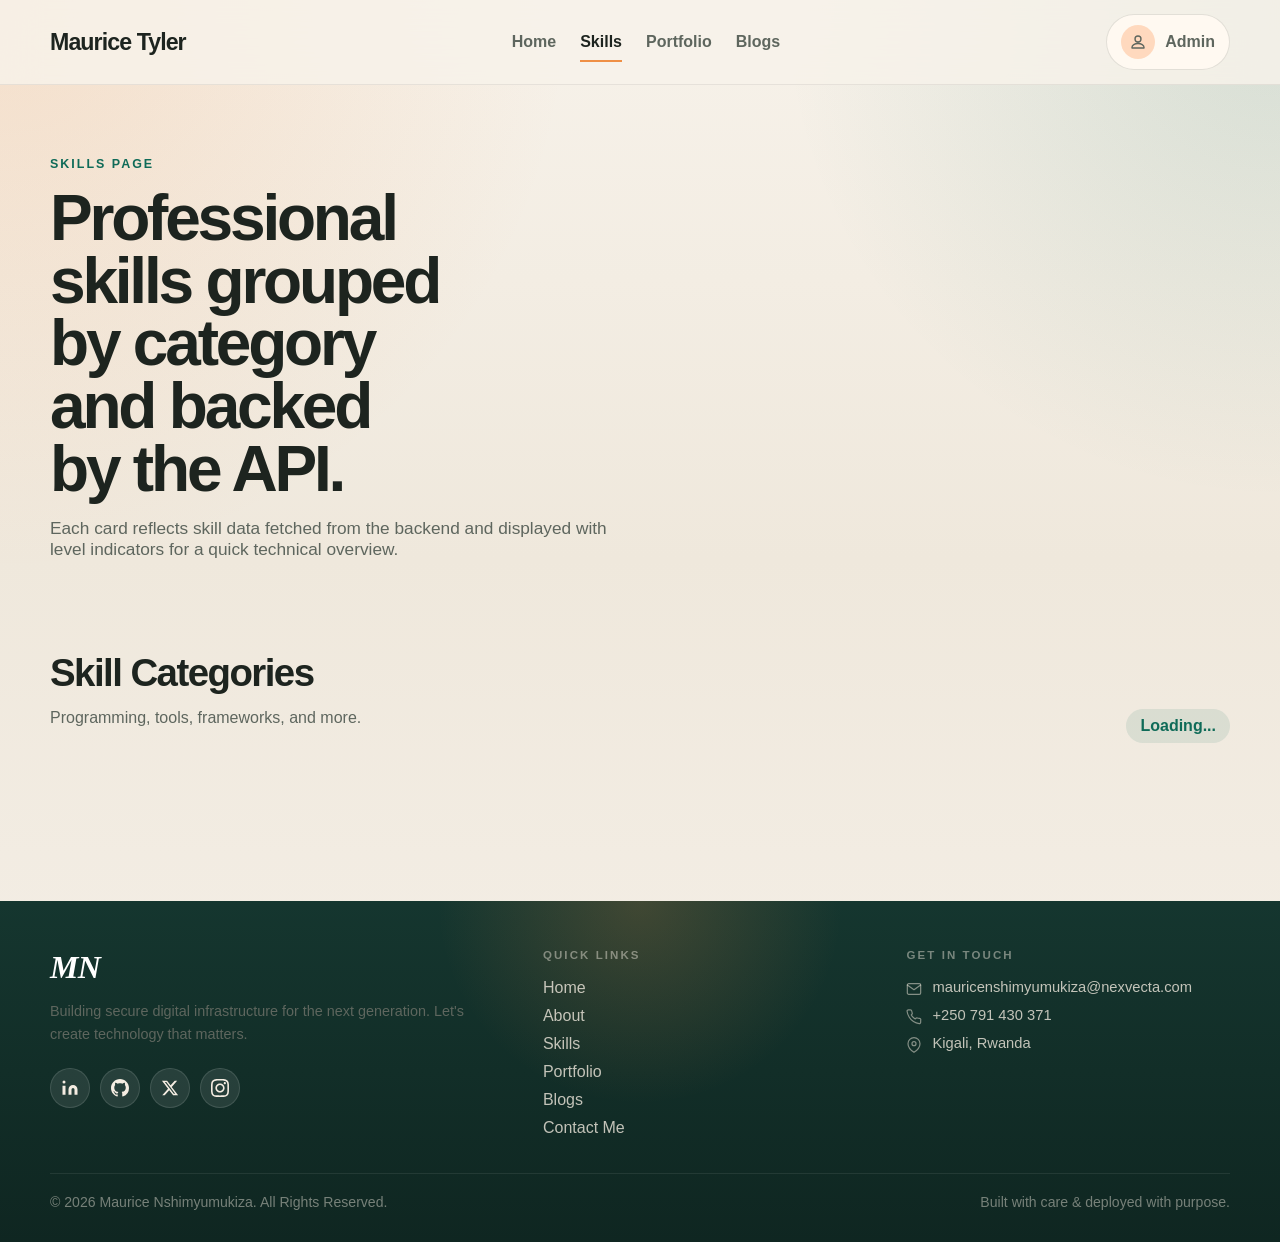
<file: html/skills.html>
<!DOCTYPE html>
<html lang="en">
<head>
<meta charset="UTF-8">
<meta name="viewport" content="width=device-width, initial-scale=1.0">
<title>Maurice Tyler | Skills</title>
<link rel="stylesheet" href="../css/style.css">
</head>
<body data-page="skills">
<header class="site-header">
  <div class="container navbar">
    <a class="brand" href="index.html">Maurice Tyler</a>
    <button class="menu-toggle" type="button" aria-expanded="false" aria-controls="nav-links" aria-label="Open navigation">
      <span></span><span></span><span></span>
    </button>
    <nav class="nav-shell" aria-label="Primary">
      <ul class="nav-links" id="nav-links">
        <li><a href="index.html">Home</a></li>
        <li><a class="active" href="skills.html">Skills</a></li>
        <li><a href="portfolio.html">Portfolio</a></li>
        <li><a href="blog.html">Blogs</a></li>
      </ul>
    </nav>
    <a class="profile-link" href="admin-login.html" aria-label="Admin login">
      <span class="profile-icon">
        <svg viewBox="0 0 24 24" role="img" aria-hidden="true"><path d="M12 12a4 4 0 1 0-4-4 4 4 0 0 0 4 4Zm0 2c-4.418 0-8 2.239-8 5v1h16v-1c0-2.761-3.582-5-8-5Z"></path></svg>
      </span>
      <span>Admin</span>
    </a>
  </div>
</header>

<main>
  <section class="page-hero">
    <div class="container">
      <p class="eyebrow">Skills Page</p>
      <h1>Professional skills grouped by category and backed by the API.</h1>
      <p class="page-intro">Each card reflects skill data fetched from the backend and displayed with level indicators for a quick technical overview.</p>
    </div>
  </section>

  <section class="section">
    <div class="container section-stack">
      <div class="toolbar">
        <div>
          <h2>Skill Categories</h2>
          <p>Programming, tools, frameworks, and more.</p>
        </div>
        <span class="pill" id="skills-count">Loading...</span>
      </div>
      <div class="skill-category-grid" id="skills-groups"></div>
    </div>
  </section>
</main>

<footer class="site-footer">
  <div class="container footer-grid">
    <div class="footer-col">
      <span class="footer-brand">MN</span>
      <p class="footer-tagline">Building secure digital infrastructure for the next generation. Let's create technology that matters.</p>
      <div class="footer-social-icons">
        <a href="https://www.linkedin.com/in/YOUR-PROFILE" target="_blank" rel="noreferrer" aria-label="LinkedIn">
          <svg viewBox="0 0 24 24" aria-hidden="true"><path d="M16 8a6 6 0 0 1 6 6v7h-4v-7a2 2 0 0 0-2-2 2 2 0 0 0-2 2v7h-4v-7a6 6 0 0 1 6-6zM2 9h4v12H2z"/><circle cx="4" cy="4" r="2"/></svg>
        </a>
        <a href="https://github.com/YOUR-USERNAME" target="_blank" rel="noreferrer" aria-label="GitHub">
          <svg viewBox="0 0 24 24" aria-hidden="true"><path d="M12 0C5.37 0 0 5.37 0 12c0 5.31 3.435 9.795 8.205 11.385.6.105.825-.255.825-.57 0-.285-.015-1.23-.015-2.235-3.015.555-3.795-.735-4.035-1.41-.135-.345-.72-1.41-1.23-1.695-.42-.225-1.02-.78-.015-.795.945-.015 1.62.87 1.845 1.23 1.08 1.815 2.805 1.305 3.495.99.105-.78.42-1.305.765-1.605-2.67-.3-5.46-1.335-5.46-5.925 0-1.305.465-2.385 1.23-3.225-.12-.3-.54-1.53.12-3.18 0 0 1.005-.315 3.3 1.23.96-.27 1.98-.405 3-.405s2.04.135 3 .405c2.295-1.56 3.3-1.23 3.3-1.23.66 1.65.24 2.88.12 3.18.765.84 1.23 1.905 1.23 3.225 0 4.605-2.805 5.625-5.475 5.925.435.375.81 1.095.81 2.22 0 1.605-.015 2.895-.015 3.3 0 .315.225.69.825.57A12.02 12.02 0 0 0 24 12c0-6.63-5.37-12-12-12z"/></svg>
        </a>
        <a href="https://x.com/YOUR-HANDLE" target="_blank" rel="noreferrer" aria-label="X / Twitter">
          <svg viewBox="0 0 24 24" aria-hidden="true"><path d="M18.244 2.25h3.308l-7.227 8.26 8.502 11.24H16.17l-5.214-6.817L4.99 21.75H1.68l7.73-8.835L1.254 2.25H8.08l4.713 6.231zm-1.161 17.52h1.833L7.084 4.126H5.117z"/></svg>
        </a>
        <a href="https://www.instagram.com/YOUR-HANDLE" target="_blank" rel="noreferrer" aria-label="Instagram">
          <svg viewBox="0 0 24 24" aria-hidden="true"><path d="M12 2.163c3.204 0 3.584.012 4.85.07 3.252.148 4.771 1.691 4.919 4.919.058 1.265.069 1.645.069 4.849 0 3.205-.012 3.584-.069 4.849-.149 3.225-1.664 4.771-4.919 4.919-1.266.058-1.644.07-4.85.07-3.204 0-3.584-.012-4.849-.07-3.26-.149-4.771-1.699-4.919-4.92-.058-1.265-.07-1.644-.07-4.849 0-3.204.013-3.583.07-4.849.149-3.227 1.664-4.771 4.919-4.919 1.266-.057 1.645-.069 4.849-.069zm0-2.163c-3.259 0-3.667.014-4.947.072-4.358.2-6.78 2.618-6.98 6.98-.059 1.281-.073 1.689-.073 4.948 0 3.259.014 3.668.072 4.948.2 4.358 2.618 6.78 6.98 6.98 1.281.058 1.689.072 4.948.072 3.259 0 3.668-.014 4.948-.072 4.354-.2 6.782-2.618 6.979-6.98.059-1.28.073-1.689.073-4.948 0-3.259-.014-3.667-.072-4.947-.196-4.354-2.617-6.78-6.979-6.98-1.281-.059-1.69-.073-4.949-.073zm0 5.838c-3.403 0-6.162 2.759-6.162 6.162s2.759 6.163 6.162 6.163 6.162-2.759 6.162-6.163c0-3.403-2.759-6.162-6.162-6.162zm0 10.162c-2.209 0-4-1.79-4-4 0-2.209 1.791-4 4-4s4 1.791 4 4c0 2.21-1.791 4-4 4zm6.406-11.845c-.796 0-1.441.645-1.441 1.44s.645 1.44 1.441 1.44c.795 0 1.439-.645 1.439-1.44s-.644-1.44-1.439-1.44z"/></svg>
        </a>
      </div>
    </div>
    <div class="footer-col">
      <h3>Quick Links</h3>
      <nav class="footer-nav" aria-label="Footer navigation">
        <a href="index.html">Home</a>
        <a href="index.html#about">About</a>
        <a href="index.html#skills">Skills</a>
        <a href="index.html#portfolio">Portfolio</a>
        <a href="blog.html">Blogs</a>
        <a href="index.html#contact">Contact Me</a>
      </nav>
    </div>
    <div class="footer-col">
      <h3>Get in Touch</h3>
      <div class="footer-contact-list">
        <div class="footer-contact-item">
          <svg viewBox="0 0 24 24" aria-hidden="true"><path d="M4 4h16c1.1 0 2 .9 2 2v12c0 1.1-.9 2-2 2H4c-1.1 0-2-.9-2-2V6c0-1.1.9-2 2-2z"/><polyline points="22,6 12,13 2,6"/></svg>
          <a href="mailto:mauricenshimyumukiza@nexvecta.com">mauricenshimyumukiza@nexvecta.com</a>
        </div>
        <div class="footer-contact-item">
          <svg viewBox="0 0 24 24" aria-hidden="true"><path d="M22 16.92v3a2 2 0 0 1-2.18 2 19.79 19.79 0 0 1-8.63-3.07A19.5 19.5 0 0 1 4.69 12a19.79 19.79 0 0 1-3.07-8.67A2 2 0 0 1 3.6 1.27h3a2 2 0 0 1 2 1.72 12.84 12.84 0 0 0 .7 2.81 2 2 0 0 1-.45 2.11L7.91 8.91a16 16 0 0 0 6 6l1-1a2 2 0 0 1 2.11-.45 12.84 12.84 0 0 0 2.81.7A2 2 0 0 1 22 16.92z"/></svg>
          <a href="tel:+250791430371">+250 791 430 371</a>
        </div>
        <div class="footer-contact-item">
          <svg viewBox="0 0 24 24" aria-hidden="true"><path d="M21 10c0 7-9 13-9 13s-9-6-9-13a9 9 0 0 1 18 0z"/><circle cx="12" cy="10" r="3"/></svg>
          <span>Kigali, Rwanda</span>
        </div>
      </div>
    </div>
  </div>
  <div class="container footer-bottom">
    <p>&copy; 2026 Maurice Nshimyumukiza. All Rights Reserved.</p>
    <p>Built with care &amp; deployed with purpose.</p>
  </div>
</footer>

<script src="../js/script.js"></script>
</body>
</html>
</file>
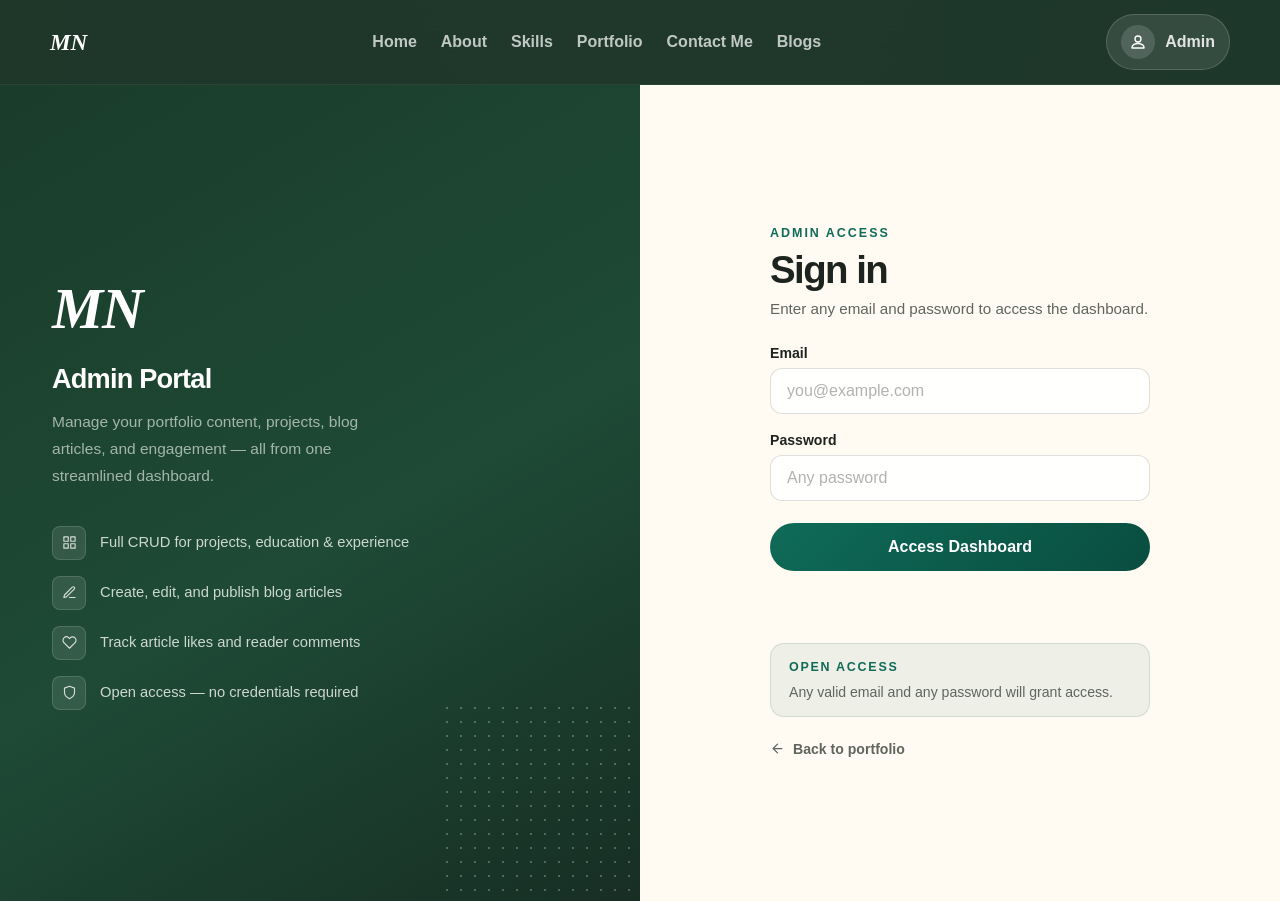
<file: portfolio-htmls/admin-dashboard.html>
<!DOCTYPE html>
<html lang="en">
<head>
<meta charset="UTF-8">
<meta name="viewport" content="width=device-width, initial-scale=1.0">
<title>Admin Dashboard — MN</title>
<style>
/* ── Reset & base ─────────────────────────────────────────── */
*, *::before, *::after { box-sizing: border-box; }
body { margin: 0; font-family: "Segoe UI", Tahoma, Geneva, Verdana, sans-serif; background: #f0ebe2; color: #1d241f; }
a { color: inherit; text-decoration: none; }
button, input, textarea, select { font: inherit; cursor: pointer; }
img { display: block; max-width: 100%; }

/* ── CSS variables ────────────────────────────────────────── */
:root {
  --brand: #0f6b58;
  --brand-deep: #094d40;
  --accent: #d4a320;
  --ink: #1d241f;
  --muted: #5e665e;
  --line: rgba(29,36,31,0.10);
  --surface: #ffffff;
  --bg: #f0ebe2;
  --radius: 16px;
  --sidebar-w: 256px;
  --topbar-h: 64px;
  --shadow: 0 4px 20px rgba(23,36,31,0.08);
  --shadow-lg: 0 12px 40px rgba(23,36,31,0.12);
}

/* ── Shell layout ─────────────────────────────────────────── */
.adm-shell {
  display: flex;
  min-height: 100vh;
}

/* ── Sidebar ──────────────────────────────────────────────── */
.adm-sidebar {
  width: var(--sidebar-w);
  background: linear-gradient(180deg, #122a20 0%, #0e2118 100%);
  display: flex;
  flex-direction: column;
  position: fixed;
  top: 0; left: 0; bottom: 0;
  z-index: 100;
  transition: transform 0.25s ease;
  overflow: hidden;
}

.adm-sidebar-brand {
  display: flex;
  align-items: center;
  gap: 12px;
  padding: 24px 20px 20px;
  border-bottom: 1px solid rgba(255,255,255,0.07);
}

.adm-sidebar-logo {
  width: 40px; height: 40px;
  border-radius: 10px;
  background: rgba(212,163,32,0.18);
  display: grid; place-items: center;
  font-family: Georgia, serif;
  font-style: italic;
  font-weight: 800;
  font-size: 1.1rem;
  color: #d4a320;
  flex-shrink: 0;
}

.adm-sidebar-name {
  display: grid;
  gap: 1px;
}

.adm-sidebar-name strong {
  font-size: 0.9rem;
  font-weight: 700;
  color: #fff;
}

.adm-sidebar-name span {
  font-size: 0.72rem;
  color: rgba(255,255,255,0.40);
  text-transform: uppercase;
  letter-spacing: 0.12em;
}

.adm-nav {
  flex: 1;
  padding: 18px 12px;
  display: flex;
  flex-direction: column;
  gap: 4px;
  overflow-y: auto;
}

.adm-nav-section {
  font-size: 0.66rem;
  font-weight: 800;
  text-transform: uppercase;
  letter-spacing: 0.16em;
  color: rgba(255,255,255,0.28);
  padding: 14px 10px 6px;
}

.adm-nav-btn {
  display: flex;
  align-items: center;
  gap: 11px;
  width: 100%;
  padding: 11px 14px;
  border: 0;
  border-radius: 10px;
  background: transparent;
  color: rgba(255,255,255,0.60);
  font-size: 0.9rem;
  font-weight: 600;
  text-align: left;
  transition: background 0.18s ease, color 0.18s ease;
}

.adm-nav-btn:hover {
  background: rgba(255,255,255,0.08);
  color: rgba(255,255,255,0.90);
}

.adm-nav-btn.active {
  background: rgba(15,107,88,0.28);
  color: #fff;
}

.adm-nav-btn svg {
  width: 17px; height: 17px;
  stroke: currentColor;
  fill: none;
  stroke-width: 1.8;
  stroke-linecap: round;
  stroke-linejoin: round;
  flex-shrink: 0;
}

.adm-sidebar-footer {
  padding: 12px 12px 20px;
  border-top: 1px solid rgba(255,255,255,0.07);
  display: grid;
  gap: 4px;
}

.adm-view-site-btn, .adm-logout-btn {
  display: flex;
  align-items: center;
  gap: 10px;
  padding: 10px 14px;
  border-radius: 10px;
  border: 0;
  background: transparent;
  font-size: 0.88rem;
  font-weight: 600;
  width: 100%;
  text-align: left;
}

.adm-view-site-btn { color: rgba(255,255,255,0.55); }
.adm-view-site-btn:hover { background: rgba(255,255,255,0.07); color: #fff; }
.adm-view-site-btn svg, .adm-logout-btn svg {
  width: 15px; height: 15px;
  stroke: currentColor; fill: none;
  stroke-width: 1.8; stroke-linecap: round; stroke-linejoin: round;
}

.adm-logout-btn { color: rgba(239,100,100,0.80); }
.adm-logout-btn:hover { background: rgba(239,100,100,0.10); color: #ef6464; }

/* ── Main body ────────────────────────────────────────────── */
.adm-body {
  flex: 1;
  margin-left: var(--sidebar-w);
  display: flex;
  flex-direction: column;
  min-height: 100vh;
}

/* ── Topbar ───────────────────────────────────────────────── */
.adm-topbar {
  height: var(--topbar-h);
  background: #fff;
  border-bottom: 1px solid var(--line);
  display: flex;
  align-items: center;
  justify-content: space-between;
  padding: 0 28px;
  position: sticky;
  top: 0;
  z-index: 50;
  gap: 16px;
}

.adm-topbar-left {
  display: flex;
  align-items: center;
  gap: 14px;
}

.adm-page-title {
  font-size: 1rem;
  font-weight: 700;
  color: var(--ink);
}

.adm-topbar-right {
  display: flex;
  align-items: center;
  gap: 12px;
}

.adm-user-chip {
  display: flex;
  align-items: center;
  gap: 8px;
  padding: 6px 12px 6px 6px;
  border-radius: 999px;
  background: rgba(15,107,88,0.07);
  border: 1px solid rgba(15,107,88,0.14);
}

.adm-user-avatar {
  width: 28px; height: 28px;
  border-radius: 50%;
  background: var(--brand);
  color: #fff;
  font-size: 0.72rem;
  font-weight: 800;
  display: grid;
  place-items: center;
}

.adm-user-label {
  font-size: 0.82rem;
  font-weight: 600;
  color: var(--brand);
}

/* ── Content area ─────────────────────────────────────────── */
.adm-content {
  flex: 1;
  padding: 32px 28px 60px;
  max-width: 1200px;
  width: 100%;
}

/* ── Panels ───────────────────────────────────────────────── */
.adm-panel { display: none; }
.adm-panel.active { display: block; }

.adm-panel-head {
  display: flex;
  justify-content: space-between;
  align-items: flex-start;
  gap: 16px;
  margin-bottom: 28px;
  flex-wrap: wrap;
}

.adm-panel-head h1 {
  margin: 0 0 4px;
  font-size: clamp(1.4rem, 2.5vw, 1.9rem);
  letter-spacing: -0.03em;
}

.adm-panel-head p {
  margin: 0;
  color: var(--muted);
  font-size: 0.92rem;
}

/* ── Stat cards ───────────────────────────────────────────── */
.adm-stats-row {
  display: grid;
  grid-template-columns: repeat(4, minmax(0, 1fr));
  gap: 16px;
  margin-bottom: 28px;
}

.adm-stat-card {
  background: var(--surface);
  border: 1px solid var(--line);
  border-radius: var(--radius);
  padding: 22px 22px 18px;
  display: flex;
  flex-direction: column;
  gap: 8px;
  box-shadow: var(--shadow);
}

.adm-stat-icon {
  width: 38px; height: 38px;
  border-radius: 10px;
  display: grid;
  place-items: center;
}

.adm-stat-icon svg {
  width: 18px; height: 18px;
  stroke: currentColor; fill: none;
  stroke-width: 1.8; stroke-linecap: round; stroke-linejoin: round;
}

.adm-stat-icon.teal { background: rgba(15,107,88,0.10); color: var(--brand); }
.adm-stat-icon.gold { background: rgba(212,163,32,0.12); color: #b88a18; }
.adm-stat-icon.blue { background: rgba(37,99,235,0.10); color: #2563eb; }
.adm-stat-icon.purple { background: rgba(124,58,237,0.09); color: #7c3aed; }

.adm-stat-value {
  font-size: 2rem;
  font-weight: 800;
  letter-spacing: -0.04em;
  color: var(--ink);
  line-height: 1;
}

.adm-stat-label {
  font-size: 0.8rem;
  font-weight: 600;
  color: var(--muted);
  text-transform: uppercase;
  letter-spacing: 0.1em;
}

/* ── Buttons ──────────────────────────────────────────────── */
.adm-btn {
  display: inline-flex;
  align-items: center;
  gap: 7px;
  padding: 10px 18px;
  border-radius: 999px;
  border: 0;
  font-size: 0.88rem;
  font-weight: 700;
  transition: transform 0.18s ease, background 0.18s ease;
  white-space: nowrap;
}

.adm-btn:hover { transform: translateY(-1px); }

.adm-btn-primary {
  background: linear-gradient(135deg, var(--brand), var(--brand-deep));
  color: #fff;
}

.adm-btn-secondary {
  background: rgba(29,36,31,0.07);
  color: var(--ink);
}

.adm-btn-danger {
  background: rgba(192,52,52,0.10);
  color: #9f3030;
}

.adm-btn-danger:hover { background: rgba(192,52,52,0.16); }

.adm-btn-ghost {
  background: transparent;
  color: var(--brand);
  border: 1.5px solid rgba(15,107,88,0.30);
}

.adm-btn svg {
  width: 14px; height: 14px;
  stroke: currentColor; fill: none;
  stroke-width: 2; stroke-linecap: round; stroke-linejoin: round;
}

/* ── Table ────────────────────────────────────────────────── */
.adm-table-wrap {
  background: var(--surface);
  border: 1px solid var(--line);
  border-radius: var(--radius);
  overflow: auto;
  box-shadow: var(--shadow);
}

.adm-table {
  width: 100%;
  border-collapse: collapse;
  font-size: 0.88rem;
}

.adm-table th {
  padding: 14px 16px;
  text-align: left;
  font-size: 0.72rem;
  font-weight: 800;
  text-transform: uppercase;
  letter-spacing: 0.12em;
  color: var(--muted);
  background: rgba(240,235,226,0.60);
  border-bottom: 1px solid var(--line);
  white-space: nowrap;
}

.adm-table td {
  padding: 14px 16px;
  border-bottom: 1px solid rgba(29,36,31,0.05);
  color: var(--ink);
  vertical-align: middle;
}

.adm-table tr:last-child td { border-bottom: 0; }
.adm-table tr:hover td { background: rgba(15,107,88,0.03); }

.adm-table .actions {
  display: flex;
  gap: 8px;
  flex-wrap: nowrap;
}

.tbl-btn {
  padding: 5px 12px;
  border-radius: 8px;
  border: 0;
  font-size: 0.78rem;
  font-weight: 700;
  cursor: pointer;
  transition: background 0.15s ease;
}

.tbl-btn-edit  { background: rgba(15,107,88,0.10); color: var(--brand); }
.tbl-btn-edit:hover { background: rgba(15,107,88,0.18); }
.tbl-btn-del   { background: rgba(192,52,52,0.10); color: #9f3030; }
.tbl-btn-del:hover  { background: rgba(192,52,52,0.18); }

/* Status badges */
.badge {
  display: inline-flex;
  padding: 3px 10px;
  border-radius: 999px;
  font-size: 0.72rem;
  font-weight: 700;
  text-transform: uppercase;
  letter-spacing: 0.08em;
}

.badge-published { background: rgba(15,107,88,0.10); color: var(--brand); }
.badge-draft     { background: rgba(29,36,31,0.07); color: var(--muted); }

/* ── Sub-tabs ─────────────────────────────────────────────── */
.adm-subtabs {
  display: flex;
  gap: 4px;
  background: rgba(29,36,31,0.06);
  border-radius: 12px;
  padding: 4px;
  width: fit-content;
  margin-bottom: 24px;
}

.adm-subtab {
  padding: 8px 20px;
  border-radius: 10px;
  border: 0;
  font-size: 0.86rem;
  font-weight: 700;
  color: var(--muted);
  background: transparent;
  transition: background 0.18s ease, color 0.18s ease;
}

.adm-subtab:hover { color: var(--ink); }
.adm-subtab.active { background: #fff; color: var(--ink); box-shadow: 0 2px 8px rgba(29,36,31,0.08); }

.adm-subtab-panel { display: none; }
.adm-subtab-panel.active { display: block; }

/* ── Content cards grid ───────────────────────────────────── */
.adm-content-grid {
  display: grid;
  grid-template-columns: repeat(auto-fill, minmax(280px, 1fr));
  gap: 16px;
}

.adm-item-card {
  background: var(--surface);
  border: 1px solid var(--line);
  border-radius: var(--radius);
  padding: 20px;
  display: flex;
  flex-direction: column;
  gap: 10px;
  box-shadow: var(--shadow);
}

.adm-item-card h4 {
  margin: 0;
  font-size: 1rem;
  font-weight: 700;
  line-height: 1.35;
}

.adm-item-card p {
  margin: 0;
  font-size: 0.84rem;
  color: var(--muted);
  line-height: 1.6;
  flex: 1;
}

.adm-item-card-meta {
  font-size: 0.76rem;
  font-weight: 700;
  color: var(--brand);
  text-transform: uppercase;
  letter-spacing: 0.1em;
}

.adm-item-card-actions {
  display: flex;
  gap: 8px;
  margin-top: 4px;
}

.adm-tags-wrap {
  display: flex;
  flex-wrap: wrap;
  gap: 5px;
}

.adm-tag {
  font-size: 0.72rem;
  font-weight: 600;
  padding: 3px 9px;
  border-radius: 999px;
  background: rgba(29,36,31,0.07);
  color: var(--ink);
}

/* ── Engagement section ───────────────────────────────────── */
.eng-article-row {
  background: var(--surface);
  border: 1px solid var(--line);
  border-radius: var(--radius);
  margin-bottom: 16px;
  overflow: hidden;
  box-shadow: var(--shadow);
}

.eng-article-head {
  display: flex;
  align-items: center;
  justify-content: space-between;
  gap: 16px;
  padding: 18px 22px;
  cursor: pointer;
  transition: background 0.15s ease;
}

.eng-article-head:hover { background: rgba(15,107,88,0.03); }

.eng-article-title { font-size: 0.97rem; font-weight: 700; color: var(--ink); }
.eng-article-meta  { font-size: 0.78rem; color: var(--muted); margin-top: 2px; }

.eng-stats {
  display: flex;
  gap: 20px;
  flex-shrink: 0;
}

.eng-stat {
  display: flex;
  align-items: center;
  gap: 6px;
  font-size: 0.88rem;
  font-weight: 700;
  color: var(--muted);
}

.eng-stat svg {
  width: 15px; height: 15px;
  stroke: currentColor; fill: none;
  stroke-width: 1.8; stroke-linecap: round; stroke-linejoin: round;
}

.eng-stat.likes { color: #e05252; }
.eng-stat.comments { color: var(--brand); }

.eng-comments-body {
  display: none;
  padding: 0 22px 18px;
  border-top: 1px solid var(--line);
}

.eng-comments-body.open { display: block; }

.eng-comment-item {
  padding: 12px 0;
  border-bottom: 1px solid rgba(29,36,31,0.05);
  display: flex;
  gap: 12px;
  align-items: flex-start;
}

.eng-comment-item:last-child { border-bottom: 0; }

.eng-comment-avatar {
  width: 32px; height: 32px;
  border-radius: 50%;
  background: rgba(15,107,88,0.12);
  color: var(--brand);
  font-size: 0.8rem;
  font-weight: 700;
  display: grid;
  place-items: center;
  flex-shrink: 0;
}

.eng-comment-text strong {
  font-size: 0.84rem;
  font-weight: 700;
  color: var(--ink);
}

.eng-comment-text p {
  margin: 2px 0 0;
  font-size: 0.84rem;
  color: var(--muted);
}

.eng-comment-date {
  font-size: 0.72rem;
  color: rgba(94,102,94,0.60);
  margin-left: auto;
  white-space: nowrap;
}

.eng-no-comments {
  padding: 14px 0;
  color: var(--muted);
  font-size: 0.86rem;
  text-align: center;
}

.eng-comment-meta-row {
  display: flex;
  align-items: flex-start;
  gap: 4px;
}

.eng-comment-replies {
  margin-top: 8px;
  padding-left: 12px;
  border-left: 2px solid var(--line);
  display: flex;
  flex-direction: column;
  gap: 8px;
}

.eng-comment-reply-item {
  display: flex;
  gap: 10px;
  align-items: flex-start;
}

.eng-comment-reply-avatar {
  width: 26px; height: 26px;
  border-radius: 50%;
  background: rgba(94,102,94,0.15);
  color: var(--muted);
  font-size: 0.7rem;
  font-weight: 700;
  display: grid;
  place-items: center;
  flex-shrink: 0;
}

.eng-comment-reply-body strong {
  font-size: 0.82rem;
  font-weight: 700;
  color: var(--ink);
}

.eng-comment-reply-body p {
  margin: 2px 0 0;
  font-size: 0.82rem;
  color: var(--muted);
}

.eng-admin-reply-block {
  margin-top: 8px;
  background: linear-gradient(135deg, rgba(15,107,88,0.07), rgba(15,107,88,0.03));
  border-left: 3px solid var(--brand);
  border-radius: 0 8px 8px 0;
  padding: 10px 12px;
}

.eng-admin-badge {
  display: inline-flex;
  align-items: center;
  gap: 5px;
  font-size: 0.7rem;
  font-weight: 700;
  letter-spacing: 0.04em;
  color: var(--brand);
  text-transform: uppercase;
  margin-bottom: 4px;
}

.eng-admin-badge svg {
  width: 11px; height: 11px;
  stroke: var(--brand);
  fill: none;
  stroke-width: 2;
}

.eng-admin-reply-block p {
  margin: 0;
  font-size: 0.83rem;
  color: var(--ink);
  line-height: 1.5;
}

.eng-reply-as-admin {
  background: transparent;
  border: 1px solid var(--brand);
  border-radius: 6px;
  color: var(--brand);
  font-size: 0.74rem;
  font-weight: 600;
  padding: 3px 10px;
  cursor: pointer;
  margin-left: auto;
  transition: background 0.14s, color 0.14s;
  white-space: nowrap;
}

.eng-reply-as-admin:hover {
  background: var(--brand);
  color: #fff;
}

.eng-admin-reply-form {
  margin-top: 8px;
  display: none;
  flex-direction: column;
  gap: 8px;
}

.eng-admin-reply-form textarea {
  width: 100%;
  padding: 8px 12px;
  border: 1px solid var(--line);
  border-radius: 8px;
  font: inherit;
  font-size: 0.84rem;
  resize: vertical;
  outline: none;
  transition: border-color 0.15s;
  box-sizing: border-box;
  background: #fafdf9;
}

.eng-admin-reply-form textarea:focus { border-color: var(--brand); }

.eng-admin-reply-form-btns {
  display: flex;
  gap: 8px;
}

.eng-save-reply-btn {
  background: var(--brand);
  color: #fff;
  border: none;
  border-radius: 8px;
  padding: 7px 18px;
  font-size: 0.82rem;
  font-weight: 700;
  cursor: pointer;
  transition: background 0.14s;
}

.eng-save-reply-btn:hover { background: var(--brand-deep); }

.eng-cancel-reply-btn {
  background: transparent;
  border: 0;
  color: var(--muted);
  font-size: 0.82rem;
  cursor: pointer;
  padding: 7px 10px;
}

/* ── Messages section ────────────────────────────────────── */
.msg-card {
  background: var(--surface);
  border: 1px solid var(--line);
  border-radius: var(--radius);
  padding: 20px 22px;
  margin-bottom: 14px;
  box-shadow: var(--shadow);
  transition: border-color 0.15s;
}

.msg-card.unread {
  border-left: 3px solid var(--brand);
}

.msg-card-header {
  display: flex;
  align-items: flex-start;
  gap: 12px;
  margin-bottom: 12px;
}

.msg-avatar {
  width: 38px; height: 38px;
  border-radius: 50%;
  background: rgba(15,107,88,0.12);
  color: var(--brand);
  font-size: 0.85rem;
  font-weight: 700;
  display: grid;
  place-items: center;
  flex-shrink: 0;
}

.msg-meta {
  flex: 1;
}

.msg-name {
  font-weight: 700;
  font-size: 0.95rem;
  color: var(--ink);
}

.msg-email-date {
  font-size: 0.78rem;
  color: var(--muted);
  margin-top: 2px;
}

.msg-subject {
  font-size: 0.84rem;
  font-weight: 600;
  color: var(--ink);
  margin: 0 0 6px;
}

.msg-body {
  font-size: 0.87rem;
  color: var(--muted);
  line-height: 1.6;
  margin: 0 0 14px;
  white-space: pre-wrap;
  word-break: break-word;
}

.msg-actions {
  display: flex;
  gap: 10px;
  align-items: center;
}

.msg-reply-btn {
  display: inline-flex;
  align-items: center;
  gap: 6px;
  background: var(--brand);
  color: #fff;
  border: none;
  border-radius: 8px;
  padding: 8px 16px;
  font-size: 0.83rem;
  font-weight: 700;
  cursor: pointer;
  text-decoration: none;
  transition: background 0.14s;
}

.msg-reply-btn:hover { background: var(--brand-deep); }

.msg-reply-btn svg {
  width: 14px; height: 14px;
  stroke: currentColor; fill: none;
  stroke-width: 2; stroke-linecap: round; stroke-linejoin: round;
}

.msg-unread-dot {
  width: 8px; height: 8px;
  border-radius: 50%;
  background: var(--brand);
  flex-shrink: 0;
  margin-top: 6px;
}

/* ── Modal ────────────────────────────────────────────────── */
.adm-modal-overlay {
  position: fixed;
  inset: 0;
  background: rgba(10,20,14,0.55);
  backdrop-filter: blur(4px);
  z-index: 200;
  display: none;
  align-items: center;
  justify-content: center;
  padding: 20px;
}

.adm-modal-overlay.open { display: flex; }

.adm-modal {
  background: #fff;
  border-radius: 22px;
  width: 100%;
  max-width: 580px;
  max-height: 90vh;
  display: flex;
  flex-direction: column;
  box-shadow: 0 24px 72px rgba(10,20,14,0.22);
  overflow: hidden;
}

.adm-modal-header {
  display: flex;
  justify-content: space-between;
  align-items: center;
  padding: 22px 26px 18px;
  border-bottom: 1px solid var(--line);
}

.adm-modal-header h2 {
  margin: 0;
  font-size: 1.15rem;
  font-weight: 800;
  letter-spacing: -0.02em;
}

.adm-modal-close {
  width: 32px; height: 32px;
  border-radius: 8px;
  border: 0;
  background: rgba(29,36,31,0.07);
  color: var(--muted);
  font-size: 1rem;
  display: grid;
  place-items: center;
  line-height: 1;
}

.adm-modal-close:hover { background: rgba(29,36,31,0.14); color: var(--ink); }

.adm-modal-body {
  padding: 22px 26px;
  overflow-y: auto;
  flex: 1;
  display: grid;
  gap: 14px;
}

.adm-field {
  display: grid;
  gap: 6px;
}

.adm-field label {
  font-size: 0.82rem;
  font-weight: 700;
  color: var(--ink);
}

.adm-field input,
.adm-field textarea,
.adm-field select {
  width: 100%;
  padding: 11px 14px;
  border: 1.5px solid rgba(29,36,31,0.14);
  border-radius: 10px;
  background: #fafaf8;
  color: var(--ink);
  font: inherit;
  font-size: 0.9rem;
  transition: border-color 0.18s ease;
}

.adm-field input:focus,
.adm-field textarea:focus,
.adm-field select:focus {
  outline: none;
  border-color: var(--brand);
  background: #fff;
}

.adm-field textarea { resize: vertical; }

.adm-field-row {
  display: grid;
  grid-template-columns: 1fr 1fr;
  gap: 12px;
}

.adm-modal-footer {
  display: flex;
  justify-content: flex-end;
  gap: 10px;
  padding: 16px 26px 20px;
  border-top: 1px solid var(--line);
}

/* ── Toast ────────────────────────────────────────────────── */
.adm-toast {
  position: fixed;
  bottom: 28px;
  right: 28px;
  padding: 13px 20px;
  border-radius: 12px;
  background: #1a3d2a;
  color: #fff;
  font-size: 0.88rem;
  font-weight: 600;
  box-shadow: 0 8px 28px rgba(10,20,14,0.22);
  z-index: 300;
  transform: translateY(16px);
  opacity: 0;
  transition: transform 0.22s ease, opacity 0.22s ease;
  pointer-events: none;
}

.adm-toast.show { transform: translateY(0); opacity: 1; }

/* ── Overview recent rows ─────────────────────────────────── */
.overview-grid {
  display: grid;
  grid-template-columns: 1.2fr 0.8fr;
  gap: 16px;
}

.adm-card {
  background: var(--surface);
  border: 1px solid var(--line);
  border-radius: var(--radius);
  padding: 22px;
  box-shadow: var(--shadow);
}

.adm-card h3 {
  margin: 0 0 16px;
  font-size: 0.95rem;
  font-weight: 800;
  color: var(--ink);
}

.adm-recent-row {
  display: flex;
  align-items: center;
  justify-content: space-between;
  gap: 12px;
  padding: 10px 0;
  border-bottom: 1px solid rgba(29,36,31,0.05);
  font-size: 0.86rem;
}

.adm-recent-row:last-child { border-bottom: 0; }
.adm-recent-row span { color: var(--muted); white-space: nowrap; }

.empty-note {
  text-align: center;
  padding: 24px;
  color: var(--muted);
  font-size: 0.88rem;
  background: rgba(240,235,226,0.5);
  border-radius: 10px;
  border: 1px dashed rgba(29,36,31,0.12);
}

/* ── Responsive ───────────────────────────────────────────── */
@media (max-width: 900px) {
  .adm-sidebar { transform: translateX(-100%); }
  .adm-sidebar.open { transform: translateX(0); }
  .adm-body { margin-left: 0; }
  .adm-stats-row { grid-template-columns: repeat(2, 1fr); }
  .overview-grid { grid-template-columns: 1fr; }
}

@media (max-width: 560px) {
  .adm-stats-row { grid-template-columns: 1fr 1fr; }
  .adm-content { padding: 20px 16px 48px; }
  .adm-topbar { padding: 0 16px; }
  .adm-field-row { grid-template-columns: 1fr; }
}
</style>
</head>
<body>

<div class="adm-shell">

  <!-- ── Sidebar ─────────────────────────────────────────── -->
  <aside class="adm-sidebar" id="adm-sidebar">
    <div class="adm-sidebar-brand">
      <div class="adm-sidebar-logo">MN</div>
      <div class="adm-sidebar-name">
        <strong>Maurice Tyler</strong>
        <span>Admin Panel</span>
      </div>
    </div>

    <nav class="adm-nav">
      <div class="adm-nav-section">Main</div>
      <button class="adm-nav-btn active" data-panel="overview">
        <svg viewBox="0 0 24 24"><rect x="3" y="3" width="7" height="7"/><rect x="14" y="3" width="7" height="7"/><rect x="14" y="14" width="7" height="7"/><rect x="3" y="14" width="7" height="7"/></svg>
        Overview
      </button>

      <div class="adm-nav-section">Content</div>
      <button class="adm-nav-btn" data-panel="articles">
        <svg viewBox="0 0 24 24"><path d="M14 2H6a2 2 0 0 0-2 2v16a2 2 0 0 0 2 2h12a2 2 0 0 0 2-2V8z"/><polyline points="14 2 14 8 20 8"/><line x1="16" y1="13" x2="8" y2="13"/><line x1="16" y1="17" x2="8" y2="17"/><polyline points="10 9 9 9 8 9"/></svg>
        Articles
      </button>
      <button class="adm-nav-btn" data-panel="portfolio">
        <svg viewBox="0 0 24 24"><rect x="2" y="7" width="20" height="14" rx="2" ry="2"/><path d="M16 21V5a2 2 0 0 0-2-2h-4a2 2 0 0 0-2 2v16"/></svg>
        Portfolio
      </button>

      <div class="adm-nav-section">Analytics</div>
      <button class="adm-nav-btn" data-panel="engagement">
        <svg viewBox="0 0 24 24"><path d="M20.84 4.61a5.5 5.5 0 0 0-7.78 0L12 5.67l-1.06-1.06a5.5 5.5 0 0 0-7.78 7.78l1.06 1.06L12 21.23l7.78-7.78 1.06-1.06a5.5 5.5 0 0 0 0-7.78z"/></svg>
        Engagement
      </button>
      <button class="adm-nav-btn" data-panel="messages">
        <svg viewBox="0 0 24 24"><path d="M4 4h16c1.1 0 2 .9 2 2v12c0 1.1-.9 2-2 2H4c-1.1 0-2-.9-2-2V6c0-1.1.9-2 2-2z"/><polyline points="22,6 12,13 2,6"/></svg>
        Messages <span id="msg-badge" style="display:none;background:#e05252;color:#fff;border-radius:999px;font-size:0.7rem;font-weight:700;padding:1px 7px;margin-left:4px;"></span>
      </button>
    </nav>

    <div class="adm-sidebar-footer">
      <a class="adm-view-site-btn" href="index.html">
        <svg viewBox="0 0 24 24"><path d="M18 13v6a2 2 0 0 1-2 2H5a2 2 0 0 1-2-2V8a2 2 0 0 1 2-2h6"/><polyline points="15 3 21 3 21 9"/><line x1="10" y1="14" x2="21" y2="3"/></svg>
        View Live Site
      </a>
      <button class="adm-logout-btn" id="logout-btn">
        <svg viewBox="0 0 24 24"><path d="M9 21H5a2 2 0 0 1-2-2V5a2 2 0 0 1 2-2h4"/><polyline points="16 17 21 12 16 7"/><line x1="21" y1="12" x2="9" y2="12"/></svg>
        Log out
      </button>
    </div>
  </aside>

  <!-- ── Main body ───────────────────────────────────────── -->
  <div class="adm-body">

    <!-- Topbar -->
    <header class="adm-topbar">
      <div class="adm-topbar-left">
        <button id="sidebar-toggle" style="width:36px;height:36px;border:0;background:rgba(29,36,31,0.07);border-radius:8px;display:grid;place-items:center;cursor:pointer;" aria-label="Toggle sidebar">
          <svg viewBox="0 0 24 24" width="18" height="18" stroke="currentColor" fill="none" stroke-width="2" stroke-linecap="round"><line x1="3" y1="6" x2="21" y2="6"/><line x1="3" y1="12" x2="21" y2="12"/><line x1="3" y1="18" x2="21" y2="18"/></svg>
        </button>
        <span class="adm-page-title" id="adm-page-title">Overview</span>
      </div>
      <div class="adm-topbar-right">
        <div class="adm-user-chip">
          <div class="adm-user-avatar" id="adm-avatar">MN</div>
          <span class="adm-user-label" id="adm-user-label">Admin</span>
        </div>
      </div>
    </header>

    <!-- Content panels -->
    <main class="adm-content">

      <!-- ══ OVERVIEW ══════════════════════════════════════ -->
      <div id="panel-overview" class="adm-panel active">
        <div class="adm-panel-head">
          <div>
            <h1>Welcome back</h1>
            <p>Here is a snapshot of your portfolio activity.</p>
          </div>
        </div>
        <div class="adm-stats-row" id="overview-stats"></div>
        <div class="overview-grid">
          <div class="adm-card">
            <h3>Recent Articles</h3>
            <div id="overview-articles"></div>
          </div>
          <div class="adm-card">
            <h3>Engagement Snapshot</h3>
            <div id="overview-engagement"></div>
          </div>
        </div>
      </div>

      <!-- ══ ARTICLES ═══════════════════════════════════════ -->
      <div id="panel-articles" class="adm-panel">
        <div class="adm-panel-head">
          <div>
            <h1>Articles</h1>
            <p>Create, edit, and manage all blog articles and posts.</p>
          </div>
          <button class="adm-btn adm-btn-primary" id="new-article-btn">
            <svg viewBox="0 0 24 24"><line x1="12" y1="5" x2="12" y2="19"/><line x1="5" y1="12" x2="19" y2="12"/></svg>
            New Article
          </button>
        </div>
        <div class="adm-table-wrap">
          <table class="adm-table">
            <thead>
              <tr>
                <th>Title</th>
                <th>Category</th>
                <th>Author</th>
                <th>Date</th>
                <th>Status</th>
                <th>Actions</th>
              </tr>
            </thead>
            <tbody id="articles-tbody"></tbody>
          </table>
        </div>
      </div>

      <!-- ══ PORTFOLIO ══════════════════════════════════════ -->
      <div id="panel-portfolio" class="adm-panel">
        <div class="adm-panel-head">
          <div>
            <h1>Portfolio Content</h1>
            <p>Manage projects, education history, and experience entries.</p>
          </div>
        </div>

        <div class="adm-subtabs" id="portfolio-subtabs">
          <button class="adm-subtab active" data-subtab="projects">Projects</button>
          <button class="adm-subtab" data-subtab="education">Education</button>
          <button class="adm-subtab" data-subtab="experience">Experience</button>
        </div>

        <!-- Projects -->
        <div id="subtab-projects" class="adm-subtab-panel active">
          <div style="display:flex;justify-content:flex-end;margin-bottom:16px;">
            <button class="adm-btn adm-btn-primary" id="new-project-btn">
              <svg viewBox="0 0 24 24"><line x1="12" y1="5" x2="12" y2="19"/><line x1="5" y1="12" x2="19" y2="12"/></svg>
              New Project
            </button>
          </div>
          <div class="adm-content-grid" id="projects-grid"></div>
        </div>

        <!-- Education -->
        <div id="subtab-education" class="adm-subtab-panel">
          <div style="display:flex;justify-content:flex-end;margin-bottom:16px;">
            <button class="adm-btn adm-btn-primary" id="new-education-btn">
              <svg viewBox="0 0 24 24"><line x1="12" y1="5" x2="12" y2="19"/><line x1="5" y1="12" x2="19" y2="12"/></svg>
              Add Education
            </button>
          </div>
          <div class="adm-content-grid" id="education-grid"></div>
        </div>

        <!-- Experience -->
        <div id="subtab-experience" class="adm-subtab-panel">
          <div style="display:flex;justify-content:flex-end;margin-bottom:16px;">
            <button class="adm-btn adm-btn-primary" id="new-experience-btn">
              <svg viewBox="0 0 24 24"><line x1="12" y1="5" x2="12" y2="19"/><line x1="5" y1="12" x2="19" y2="12"/></svg>
              Add Experience
            </button>
          </div>
          <div class="adm-content-grid" id="experience-grid"></div>
        </div>
      </div>

      <!-- ══ ENGAGEMENT ═════════════════════════════════════ -->
      <div id="panel-engagement" class="adm-panel">
        <div class="adm-panel-head">
          <div>
            <h1>Engagement</h1>
            <p>View likes and reader comments across all articles. Click any row to expand and reply.</p>
          </div>
        </div>
        <div id="engagement-list"></div>
      </div>

      <!-- ══ MESSAGES ═══════════════════════════════════════ -->
      <div id="panel-messages" class="adm-panel">
        <div class="adm-panel-head">
          <div>
            <h1>Messages</h1>
            <p>Contact form submissions from your portfolio. Reply directly via email.</p>
          </div>
          <button class="adm-btn adm-btn-secondary" onclick="markAllRead()">Mark all read</button>
        </div>
        <div id="messages-list"></div>
      </div>

    </main>
  </div>
</div>

<!-- ── Modal ──────────────────────────────────────────────── -->
<div class="adm-modal-overlay" id="modal-overlay">
  <div class="adm-modal">
    <div class="adm-modal-header">
      <h2 id="modal-title">Edit</h2>
      <button class="adm-modal-close" id="modal-close">&times;</button>
    </div>
    <div class="adm-modal-body" id="modal-body"></div>
    <div class="adm-modal-footer">
      <button class="adm-btn adm-btn-secondary" id="modal-cancel">Cancel</button>
      <button class="adm-btn adm-btn-primary" id="modal-save">Save</button>
    </div>
  </div>
</div>

<!-- ── Toast ───────────────────────────────────────────────── -->
<div class="adm-toast" id="adm-toast"></div>

<script>
/* ══════════════════════════════════════════════════════════
   AUTH CHECK
══════════════════════════════════════════════════════════ */
(function () {
  if (!sessionStorage.getItem('mn_admin')) {
    window.location.href = 'admin-login.html';
  }
  var email = sessionStorage.getItem('mn_admin_email') || '';
  if (email) {
    var label = email.split('@')[0];
    var avatar = label.substring(0, 2).toUpperCase();
    var el = document.getElementById('adm-user-label');
    var av = document.getElementById('adm-avatar');
    if (el) el.textContent = email;
    if (av) av.textContent = avatar;
  }
}());

/* ══════════════════════════════════════════════════════════
   DEFAULT DATA (seed on first load)
══════════════════════════════════════════════════════════ */
var DEFAULTS = {
  articles: [
    { id: 'art-1', title: 'Building Secure REST APIs with Python', category: 'Backend Engineering',
      summary: 'A deep dive into API security best practices including JWT authentication, rate limiting, and input validation for production-grade services.',
      content: 'When building REST APIs, security must be a first-class concern from day one. This article walks through the essential security patterns every backend developer should know.',
      author: 'Maurice Nshimyumukiza', date: '2026-03-15', published: true, tags: 'Python, Security, REST API' },
    { id: 'art-2', title: 'HAProxy Load Balancing in Production', category: 'Infrastructure',
      summary: 'How to configure and manage HAProxy for production-grade load balancing across distributed Linux servers with automated health checks.',
      content: 'HAProxy is one of the most reliable load balancers available. In this guide, I walk through a real-world setup I have deployed.',
      author: 'Maurice Nshimyumukiza', date: '2026-02-20', published: true, tags: 'HAProxy, Linux, DevOps' },
    { id: 'art-3', title: 'Technology for Social Impact in Africa', category: 'Social Impact',
      summary: 'Reflections on how technology can be a powerful lever for positive change across African communities — and what builders must keep in mind.',
      content: 'Africa is at a digital inflection point. The question is not whether technology will transform the continent, but who will lead that transformation.',
      author: 'Maurice Nshimyumukiza', date: '2026-01-10', published: false, tags: 'Social Impact, Africa, Technology' }
  ],
  projects: [
    { id: 'proj-1', title: 'Financial Intelligence API', category: 'Backend Engineering', description: 'A RESTful API system designed to detect anomalous financial transactions and generate real-time risk reports.', tags: 'Python, PostgreSQL, REST API, Docker', link: '', demo: '' },
    { id: 'proj-2', title: 'Umubyeyi Foundation Platform', category: 'Full-Stack', description: 'An educational infrastructure platform enabling community learning programs, resource sharing, and impact tracking across Rwanda.', tags: 'Node.js, MySQL, Linux, HAProxy', link: '', demo: '' },
    { id: 'proj-3', title: 'Distributed Load Balancer Setup', category: 'Infrastructure', description: 'Multi-node distributed system using HAProxy for load balancing across Linux servers with automated failover.', tags: 'HAProxy, Linux, Bash, Nginx', link: '', demo: '' },
    { id: 'proj-4', title: 'Portfolio Backend API', category: 'Backend Engineering', description: 'Self-hosted RESTful backend powering this portfolio with a lightweight admin dashboard.', tags: 'Python, PostgreSQL, Docker', link: '', demo: '' },
    { id: 'proj-5', title: 'Digital Literacy Initiative', category: 'Research', description: 'Research-driven initiative to assess and address digital literacy gaps in Rwandan communities.', tags: 'Research, Curriculum Design, Data Analysis', link: '', demo: '' }
  ],
  education: [
    { id: 'edu-1', institution: 'African Leadership University (ALU)', degree: 'BSc Software Engineering', period: '2024 – Present', description: 'Focusing on backend development, distributed systems, and technology for social impact.' },
    { id: 'edu-2', institution: 'Saint Ignatius High School', degree: 'A-Level — MPC (Mathematics, Physics, Computer Science)', period: '2022 – 2023', description: 'Advanced studies in the MPC combination, building strong analytical and computational thinking.' },
    { id: 'edu-3', institution: 'G.S Mater Dei', degree: 'Ordinary Level (Secondary)', period: '2019 – 2021', description: 'Completed secondary education with a strong grounding in science and mathematics.' }
  ],
  experience: [
    { id: 'exp-1', role: 'Group Leader — PLP', organization: 'Peace and Love Proclaimers', period: 'School Years', type: 'Leadership', description: 'Led in-school student peace-building group, managing teams and organising school events.' },
    { id: 'exp-2', role: 'Choir Leader', organization: 'Community Choir', period: 'School Years', type: 'Leadership', description: 'Led a community choir outside school, coordinating rehearsals and public performances.' },
    { id: 'exp-3', role: 'Sales Representative', organization: 'Private Company', period: '~6 months', type: 'Work Experience', description: 'Worked as a salesman developing customer communication and business operations skills.' },
    { id: 'exp-4', role: 'Founder', organization: 'Community Initiative', period: 'Past', type: 'Entrepreneurship', description: 'Founded a grassroots initiative — a formative experience in entrepreneurship and learning from failure.' },
    { id: 'exp-5', role: 'Teacher Facilitator', organization: 'Nursery School', period: 'Past', type: 'Education', description: 'Supported early childhood education, building patience and skill in simplifying complex ideas.' }
  ],
  likes: { 'art-1': 24, 'art-2': 18, 'art-3': 7 },
  comments: {
    'art-1': [
      { id: 'c1', author: 'Amara K.', text: 'Great post! The JWT validation section was especially helpful.', date: '2026-03-16' },
      { id: 'c2', author: 'Jean-Pierre N.', text: 'Would love a follow-up on OAuth 2.0 integration.', date: '2026-03-18' }
    ],
    'art-2': [
      { id: 'c3', author: 'Diane M.', text: 'Very practical guide. I have implemented this at work!', date: '2026-02-22' }
    ],
    'art-3': []
  }
};

/* ══════════════════════════════════════════════════════════
   STORAGE HELPERS
══════════════════════════════════════════════════════════ */
function getStore(key) {
  try {
    var v = localStorage.getItem('mn_' + key);
    return v ? JSON.parse(v) : JSON.parse(JSON.stringify(DEFAULTS[key]));
  } catch (e) { return JSON.parse(JSON.stringify(DEFAULTS[key])); }
}

function setStore(key, val) {
  localStorage.setItem('mn_' + key, JSON.stringify(val));
}

function initStores() {
  Object.keys(DEFAULTS).forEach(function (k) {
    if (!localStorage.getItem('mn_' + k)) {
      setStore(k, DEFAULTS[k]);
    }
  });
}

function genId(prefix) {
  return prefix + '-' + Date.now() + '-' + Math.floor(Math.random() * 999);
}

initStores();

/* ══════════════════════════════════════════════════════════
   TOAST
══════════════════════════════════════════════════════════ */
function showToast(msg) {
  var t = document.getElementById('adm-toast');
  t.textContent = msg;
  t.classList.add('show');
  setTimeout(function () { t.classList.remove('show'); }, 2800);
}

/* ══════════════════════════════════════════════════════════
   MODAL
══════════════════════════════════════════════════════════ */
var _modalSaveCb = null;

function openModal(title, bodyHtml, saveCb) {
  document.getElementById('modal-title').textContent = title;
  document.getElementById('modal-body').innerHTML = bodyHtml;
  _modalSaveCb = saveCb;
  document.getElementById('modal-overlay').classList.add('open');
}

function closeModal() {
  document.getElementById('modal-overlay').classList.remove('open');
  _modalSaveCb = null;
}

document.getElementById('modal-close').addEventListener('click', closeModal);
document.getElementById('modal-cancel').addEventListener('click', closeModal);
document.getElementById('modal-overlay').addEventListener('click', function (e) {
  if (e.target === this) closeModal();
});
document.getElementById('modal-save').addEventListener('click', function () {
  if (_modalSaveCb) _modalSaveCb();
});

/* ══════════════════════════════════════════════════════════
   NAVIGATION
══════════════════════════════════════════════════════════ */
var PANEL_TITLES = { overview: 'Overview', articles: 'Articles', portfolio: 'Portfolio', engagement: 'Engagement', messages: 'Messages' };

function showPanel(id) {
  document.querySelectorAll('.adm-panel').forEach(function (p) { p.classList.remove('active'); });
  document.querySelectorAll('.adm-nav-btn').forEach(function (b) { b.classList.remove('active'); });
  var panel = document.getElementById('panel-' + id);
  if (panel) panel.classList.add('active');
  var btn = document.querySelector('[data-panel="' + id + '"]');
  if (btn) btn.classList.add('active');
  document.getElementById('adm-page-title').textContent = PANEL_TITLES[id] || id;

  if (id === 'overview')   renderOverview();
  if (id === 'articles')   renderArticles();
  if (id === 'portfolio')  { renderProjects(); renderEducation(); renderExperience(); }
  if (id === 'engagement') renderEngagement();
  if (id === 'messages')   renderMessages();
}

document.querySelectorAll('.adm-nav-btn').forEach(function (btn) {
  btn.addEventListener('click', function () {
    showPanel(this.dataset.panel);
    if (window.innerWidth < 900) {
      document.getElementById('adm-sidebar').classList.remove('open');
    }
  });
});

/* Sidebar toggle */
document.getElementById('sidebar-toggle').addEventListener('click', function () {
  document.getElementById('adm-sidebar').classList.toggle('open');
});

/* Logout */
document.getElementById('logout-btn').addEventListener('click', function () {
  sessionStorage.removeItem('mn_admin');
  sessionStorage.removeItem('mn_admin_email');
  window.location.href = 'admin-login.html';
});

/* Portfolio sub-tabs */
document.getElementById('portfolio-subtabs').addEventListener('click', function (e) {
  var tab = e.target.closest('.adm-subtab');
  if (!tab) return;
  document.querySelectorAll('.adm-subtab').forEach(function (t) { t.classList.remove('active'); });
  document.querySelectorAll('.adm-subtab-panel').forEach(function (p) { p.classList.remove('active'); });
  tab.classList.add('active');
  var panel = document.getElementById('subtab-' + tab.dataset.subtab);
  if (panel) panel.classList.add('active');
});

/* ══════════════════════════════════════════════════════════
   OVERVIEW
══════════════════════════════════════════════════════════ */
function renderOverview() {
  var articles   = getStore('articles');
  var projects   = getStore('projects');
  var education  = getStore('education');
  var experience = getStore('experience');
  var likes      = getStore('likes');
  var comments   = getStore('comments');
  var msgs = []; try { msgs = JSON.parse(localStorage.getItem('mn_messages') || '[]'); } catch (_) {}
  var unreadMsgs = msgs.filter(function (m) { return !m.read; }).length;

  updateMsgBadge(msgs);

  var totalLikes = Object.values(likes).reduce(function (s, v) { return s + (v || 0); }, 0);
  var totalComments = Object.values(comments).reduce(function (s, v) { return s + (Array.isArray(v) ? v.length : 0); }, 0);

  var statsHtml = [
    { icon: '<path d="M14 2H6a2 2 0 0 0-2 2v16a2 2 0 0 0 2 2h12a2 2 0 0 0 2-2V8z"/><polyline points="14 2 14 8 20 8"/>', label: 'Articles', value: articles.length, cls: 'teal' },
    { icon: '<rect x="2" y="7" width="20" height="14" rx="2"/><path d="M16 21V5a2 2 0 0 0-2-2h-4a2 2 0 0 0-2 2v16"/>', label: 'Projects', value: projects.length, cls: 'gold' },
    { icon: '<path d="M20.84 4.61a5.5 5.5 0 0 0-7.78 0L12 5.67l-1.06-1.06a5.5 5.5 0 0 0-7.78 7.78l1.06 1.06L12 21.23l7.78-7.78 1.06-1.06a5.5 5.5 0 0 0 0-7.78z"/>', label: 'Total Likes', value: totalLikes, cls: 'blue' },
    { icon: '<path d="M21 15a2 2 0 0 1-2 2H7l-4 4V5a2 2 0 0 1 2-2h14a2 2 0 0 1 2 2z"/>', label: 'Comments', value: totalComments, cls: 'purple' },
    { icon: '<path d="M4 4h16c1.1 0 2 .9 2 2v12c0 1.1-.9 2-2 2H4c-1.1 0-2-.9-2-2V6c0-1.1.9-2 2-2z"/><polyline points="22,6 12,13 2,6"/>', label: 'Unread Messages', value: unreadMsgs, cls: 'teal' }
  ].map(function (s) {
    return '<div class="adm-stat-card">' +
      '<div class="adm-stat-icon ' + s.cls + '"><svg viewBox="0 0 24 24" fill="none" stroke="currentColor" stroke-width="1.8" stroke-linecap="round" stroke-linejoin="round">' + s.icon + '</svg></div>' +
      '<div class="adm-stat-value">' + s.value + '</div>' +
      '<div class="adm-stat-label">' + s.label + '</div>' +
      '</div>';
  }).join('');
  document.getElementById('overview-stats').innerHTML = statsHtml;

  var artHtml = articles.length === 0 ? '<div class="empty-note">No articles yet.</div>' :
    articles.slice(0, 5).map(function (a) {
      return '<div class="adm-recent-row"><span>' + esc(a.title) + '</span>' +
        '<span>' + (a.published ? '&#9679; Live' : 'Draft') + '</span></div>';
    }).join('');
  document.getElementById('overview-articles').innerHTML = artHtml;

  var engHtml = articles.length === 0 ? '<div class="empty-note">No data yet.</div>' :
    articles.map(function (a) {
      var l = (likes[a.id] || 0);
      var c = (comments[a.id] || []).length;
      return '<div class="adm-recent-row">' +
        '<span style="max-width:180px;overflow:hidden;text-overflow:ellipsis;white-space:nowrap;">' + esc(a.title) + '</span>' +
        '<span>&#9829; ' + l + ' &nbsp; &#9829; ' + c + ' cmt</span></div>';
    }).join('');
  document.getElementById('overview-engagement').innerHTML = engHtml;
}

/* ══════════════════════════════════════════════════════════
   ARTICLES CRUD
══════════════════════════════════════════════════════════ */
function renderArticles() {
  var articles = getStore('articles');
  var tbody = document.getElementById('articles-tbody');
  if (articles.length === 0) {
    tbody.innerHTML = '<tr><td colspan="6" style="text-align:center;color:var(--muted);padding:32px;">No articles yet. Create your first one.</td></tr>';
    return;
  }
  tbody.innerHTML = articles.map(function (a) {
    return '<tr>' +
      '<td><strong>' + esc(a.title) + '</strong><br><span style="font-size:0.78rem;color:var(--muted);">' + esc(a.tags || '') + '</span></td>' +
      '<td>' + esc(a.category) + '</td>' +
      '<td>' + esc(a.author) + '</td>' +
      '<td>' + esc(a.date) + '</td>' +
      '<td><span class="badge ' + (a.published ? 'badge-published' : 'badge-draft') + '">' + (a.published ? 'Published' : 'Draft') + '</span></td>' +
      '<td class="actions">' +
        '<button class="tbl-btn tbl-btn-edit" onclick="editArticle(\'' + a.id + '\')">Edit</button>' +
        '<button class="tbl-btn tbl-btn-del" onclick="deleteArticle(\'' + a.id + '\')">Delete</button>' +
      '</td></tr>';
  }).join('');
}

function articleFormHtml(a) {
  a = a || {};
  return '<div class="adm-field"><label>Title *</label><input id="f-title" value="' + esc(a.title || '') + '" placeholder="Article title" required></div>' +
    '<div class="adm-field"><label>Category *</label><select id="f-category">' +
      ['Backend Engineering','Infrastructure','Full-Stack','Research','Social Impact','DevOps','Security'].map(function (c) {
        return '<option value="' + c + '"' + (a.category === c ? ' selected' : '') + '>' + c + '</option>';
      }).join('') +
    '</select></div>' +
    '<div class="adm-field"><label>Summary *</label><textarea id="f-summary" rows="3" placeholder="Short summary shown in listings...">' + esc(a.summary || '') + '</textarea></div>' +
    '<div class="adm-field"><label>Full Content *</label><textarea id="f-content" rows="6" placeholder="Full article body...">' + esc(a.content || '') + '</textarea></div>' +
    '<div class="adm-field-row">' +
      '<div class="adm-field"><label>Author</label><input id="f-author" value="' + esc(a.author || 'Maurice Nshimyumukiza') + '"></div>' +
      '<div class="adm-field"><label>Date</label><input id="f-date" type="date" value="' + esc(a.date || new Date().toISOString().split('T')[0]) + '"></div>' +
    '</div>' +
    '<div class="adm-field"><label>Tags (comma separated)</label><input id="f-tags" value="' + esc(a.tags || '') + '" placeholder="Python, Security, REST API"></div>' +
    '<div class="adm-field"><label><input id="f-published" type="checkbox"' + (a.published ? ' checked' : '') + '> &nbsp;Published (visible on site)</label></div>';
}

document.getElementById('new-article-btn').addEventListener('click', function () {
  openModal('New Article', articleFormHtml(), function () {
    var title = document.getElementById('f-title').value.trim();
    if (!title) { showToast('Title is required.'); return; }
    var articles = getStore('articles');
    articles.unshift({
      id: genId('art'),
      title: title,
      category: document.getElementById('f-category').value,
      summary: document.getElementById('f-summary').value.trim(),
      content: document.getElementById('f-content').value.trim(),
      author: document.getElementById('f-author').value.trim() || 'Maurice Nshimyumukiza',
      date: document.getElementById('f-date').value,
      tags: document.getElementById('f-tags').value.trim(),
      published: document.getElementById('f-published').checked
    });
    setStore('articles', articles);
    closeModal();
    renderArticles();
    showToast('Article created successfully.');
  });
});

function editArticle(id) {
  var articles = getStore('articles');
  var a = articles.find(function (x) { return x.id === id; });
  if (!a) return;
  openModal('Edit Article', articleFormHtml(a), function () {
    var title = document.getElementById('f-title').value.trim();
    if (!title) { showToast('Title is required.'); return; }
    a.title     = title;
    a.category  = document.getElementById('f-category').value;
    a.summary   = document.getElementById('f-summary').value.trim();
    a.content   = document.getElementById('f-content').value.trim();
    a.author    = document.getElementById('f-author').value.trim();
    a.date      = document.getElementById('f-date').value;
    a.tags      = document.getElementById('f-tags').value.trim();
    a.published = document.getElementById('f-published').checked;
    setStore('articles', articles);
    closeModal();
    renderArticles();
    showToast('Article updated.');
  });
}

function deleteArticle(id) {
  if (!confirm('Delete this article? This cannot be undone.')) return;
  var articles = getStore('articles').filter(function (a) { return a.id !== id; });
  setStore('articles', articles);
  renderArticles();
  showToast('Article deleted.');
}

/* ══════════════════════════════════════════════════════════
   PROJECTS CRUD
══════════════════════════════════════════════════════════ */
function renderProjects() {
  var projects = getStore('projects');
  var grid = document.getElementById('projects-grid');
  if (projects.length === 0) {
    grid.innerHTML = '<div class="empty-note" style="grid-column:1/-1;">No projects yet.</div>';
    return;
  }
  grid.innerHTML = projects.map(function (p) {
    var tagList = (p.tags || '').split(',').map(function (t) {
      return '<span class="adm-tag">' + esc(t.trim()) + '</span>';
    }).join('');
    return '<div class="adm-item-card">' +
      '<div class="adm-item-card-meta">' + esc(p.category) + '</div>' +
      '<h4>' + esc(p.title) + '</h4>' +
      '<p>' + esc(p.description) + '</p>' +
      '<div class="adm-tags-wrap">' + tagList + '</div>' +
      '<div class="adm-item-card-actions">' +
        '<button class="tbl-btn tbl-btn-edit" onclick="editProject(\'' + p.id + '\')">Edit</button>' +
        '<button class="tbl-btn tbl-btn-del" onclick="deleteProject(\'' + p.id + '\')">Delete</button>' +
      '</div></div>';
  }).join('');
}

function projectFormHtml(p) {
  p = p || {};
  return '<div class="adm-field"><label>Title *</label><input id="f-title" value="' + esc(p.title || '') + '" placeholder="Project title" required></div>' +
    '<div class="adm-field"><label>Category</label><select id="f-category">' +
      ['Backend Engineering','Full-Stack','Infrastructure','Research','Mobile','Design'].map(function (c) {
        return '<option value="' + c + '"' + (p.category === c ? ' selected' : '') + '>' + c + '</option>';
      }).join('') +
    '</select></div>' +
    '<div class="adm-field"><label>Description *</label><textarea id="f-description" rows="4" placeholder="Describe the project...">' + esc(p.description || '') + '</textarea></div>' +
    '<div class="adm-field"><label>Tags (comma separated)</label><input id="f-tags" value="' + esc(p.tags || '') + '" placeholder="Python, PostgreSQL, Docker"></div>' +
    '<div class="adm-field-row">' +
      '<div class="adm-field"><label>Repo URL</label><input id="f-link" value="' + esc(p.link || '') + '" placeholder="https://github.com/..."></div>' +
      '<div class="adm-field"><label>Demo URL</label><input id="f-demo" value="' + esc(p.demo || '') + '" placeholder="https://..."></div>' +
    '</div>';
}

document.getElementById('new-project-btn').addEventListener('click', function () {
  openModal('New Project', projectFormHtml(), function () {
    var title = document.getElementById('f-title').value.trim();
    if (!title) { showToast('Title is required.'); return; }
    var projects = getStore('projects');
    projects.push({
      id: genId('proj'), title: title,
      category: document.getElementById('f-category').value,
      description: document.getElementById('f-description').value.trim(),
      tags: document.getElementById('f-tags').value.trim(),
      link: document.getElementById('f-link').value.trim(),
      demo: document.getElementById('f-demo').value.trim()
    });
    setStore('projects', projects);
    closeModal();
    renderProjects();
    showToast('Project added.');
  });
});

function editProject(id) {
  var projects = getStore('projects');
  var p = projects.find(function (x) { return x.id === id; });
  if (!p) return;
  openModal('Edit Project', projectFormHtml(p), function () {
    var title = document.getElementById('f-title').value.trim();
    if (!title) { showToast('Title is required.'); return; }
    p.title       = title;
    p.category    = document.getElementById('f-category').value;
    p.description = document.getElementById('f-description').value.trim();
    p.tags        = document.getElementById('f-tags').value.trim();
    p.link        = document.getElementById('f-link').value.trim();
    p.demo        = document.getElementById('f-demo').value.trim();
    setStore('projects', projects);
    closeModal();
    renderProjects();
    showToast('Project updated.');
  });
}

function deleteProject(id) {
  if (!confirm('Delete this project?')) return;
  setStore('projects', getStore('projects').filter(function (p) { return p.id !== id; }));
  renderProjects();
  showToast('Project deleted.');
}

/* ══════════════════════════════════════════════════════════
   EDUCATION CRUD
══════════════════════════════════════════════════════════ */
function renderEducation() {
  var edu = getStore('education');
  var grid = document.getElementById('education-grid');
  if (edu.length === 0) {
    grid.innerHTML = '<div class="empty-note" style="grid-column:1/-1;">No education entries yet.</div>';
    return;
  }
  grid.innerHTML = edu.map(function (e) {
    return '<div class="adm-item-card">' +
      '<div class="adm-item-card-meta">' + esc(e.period) + '</div>' +
      '<h4>' + esc(e.institution) + '</h4>' +
      '<p style="font-weight:600;color:var(--ink);font-size:0.88rem;margin-bottom:4px;">' + esc(e.degree) + '</p>' +
      '<p>' + esc(e.description) + '</p>' +
      '<div class="adm-item-card-actions">' +
        '<button class="tbl-btn tbl-btn-edit" onclick="editEducation(\'' + e.id + '\')">Edit</button>' +
        '<button class="tbl-btn tbl-btn-del" onclick="deleteEducation(\'' + e.id + '\')">Delete</button>' +
      '</div></div>';
  }).join('');
}

function educationFormHtml(e) {
  e = e || {};
  return '<div class="adm-field"><label>Institution *</label><input id="f-institution" value="' + esc(e.institution || '') + '" placeholder="e.g. African Leadership University" required></div>' +
    '<div class="adm-field"><label>Degree / Qualification *</label><input id="f-degree" value="' + esc(e.degree || '') + '" placeholder="e.g. BSc Software Engineering" required></div>' +
    '<div class="adm-field"><label>Period</label><input id="f-period" value="' + esc(e.period || '') + '" placeholder="e.g. 2024 – Present"></div>' +
    '<div class="adm-field"><label>Description</label><textarea id="f-description" rows="4" placeholder="Brief description...">' + esc(e.description || '') + '</textarea></div>';
}

document.getElementById('new-education-btn').addEventListener('click', function () {
  openModal('Add Education', educationFormHtml(), function () {
    var inst = document.getElementById('f-institution').value.trim();
    var deg  = document.getElementById('f-degree').value.trim();
    if (!inst || !deg) { showToast('Institution and degree are required.'); return; }
    var edu = getStore('education');
    edu.unshift({ id: genId('edu'), institution: inst, degree: deg,
      period: document.getElementById('f-period').value.trim(),
      description: document.getElementById('f-description').value.trim() });
    setStore('education', edu);
    closeModal();
    renderEducation();
    showToast('Education entry added.');
  });
});

function editEducation(id) {
  var edu = getStore('education');
  var e = edu.find(function (x) { return x.id === id; });
  if (!e) return;
  openModal('Edit Education', educationFormHtml(e), function () {
    var inst = document.getElementById('f-institution').value.trim();
    var deg  = document.getElementById('f-degree').value.trim();
    if (!inst || !deg) { showToast('Institution and degree are required.'); return; }
    e.institution = inst;
    e.degree      = deg;
    e.period      = document.getElementById('f-period').value.trim();
    e.description = document.getElementById('f-description').value.trim();
    setStore('education', edu);
    closeModal();
    renderEducation();
    showToast('Education updated.');
  });
}

function deleteEducation(id) {
  if (!confirm('Delete this education entry?')) return;
  setStore('education', getStore('education').filter(function (e) { return e.id !== id; }));
  renderEducation();
  showToast('Entry deleted.');
}

/* ══════════════════════════════════════════════════════════
   EXPERIENCE CRUD
══════════════════════════════════════════════════════════ */
function renderExperience() {
  var exp = getStore('experience');
  var grid = document.getElementById('experience-grid');
  if (exp.length === 0) {
    grid.innerHTML = '<div class="empty-note" style="grid-column:1/-1;">No experience entries yet.</div>';
    return;
  }
  grid.innerHTML = exp.map(function (e) {
    return '<div class="adm-item-card">' +
      '<div style="display:flex;gap:8px;align-items:center;">' +
        '<div class="adm-item-card-meta">' + esc(e.type) + '</div>' +
        '<div style="font-size:0.76rem;color:var(--muted);">' + esc(e.period) + '</div>' +
      '</div>' +
      '<h4>' + esc(e.role) + '</h4>' +
      '<p style="font-size:0.82rem;font-weight:600;color:var(--brand);margin-bottom:4px;">' + esc(e.organization) + '</p>' +
      '<p>' + esc(e.description) + '</p>' +
      '<div class="adm-item-card-actions">' +
        '<button class="tbl-btn tbl-btn-edit" onclick="editExperience(\'' + e.id + '\')">Edit</button>' +
        '<button class="tbl-btn tbl-btn-del" onclick="deleteExperience(\'' + e.id + '\')">Delete</button>' +
      '</div></div>';
  }).join('');
}

function experienceFormHtml(e) {
  e = e || {};
  var types = ['Leadership', 'Work Experience', 'Entrepreneurship', 'Education', 'Volunteer', 'Research'];
  return '<div class="adm-field"><label>Role / Position *</label><input id="f-role" value="' + esc(e.role || '') + '" placeholder="e.g. Sales Representative" required></div>' +
    '<div class="adm-field"><label>Organisation *</label><input id="f-org" value="' + esc(e.organization || '') + '" placeholder="e.g. Company Name" required></div>' +
    '<div class="adm-field-row">' +
      '<div class="adm-field"><label>Type</label><select id="f-type">' +
        types.map(function (t) { return '<option value="' + t + '"' + (e.type === t ? ' selected' : '') + '>' + t + '</option>'; }).join('') +
      '</select></div>' +
      '<div class="adm-field"><label>Period</label><input id="f-period" value="' + esc(e.period || '') + '" placeholder="e.g. 2023 – 2024"></div>' +
    '</div>' +
    '<div class="adm-field"><label>Description</label><textarea id="f-description" rows="4" placeholder="Describe your role and achievements...">' + esc(e.description || '') + '</textarea></div>';
}

document.getElementById('new-experience-btn').addEventListener('click', function () {
  openModal('Add Experience', experienceFormHtml(), function () {
    var role = document.getElementById('f-role').value.trim();
    var org  = document.getElementById('f-org').value.trim();
    if (!role || !org) { showToast('Role and organisation are required.'); return; }
    var exp = getStore('experience');
    exp.unshift({ id: genId('exp'), role: role, organization: org,
      type: document.getElementById('f-type').value,
      period: document.getElementById('f-period').value.trim(),
      description: document.getElementById('f-description').value.trim() });
    setStore('experience', exp);
    closeModal();
    renderExperience();
    showToast('Experience entry added.');
  });
});

function editExperience(id) {
  var exp = getStore('experience');
  var e = exp.find(function (x) { return x.id === id; });
  if (!e) return;
  openModal('Edit Experience', experienceFormHtml(e), function () {
    var role = document.getElementById('f-role').value.trim();
    var org  = document.getElementById('f-org').value.trim();
    if (!role || !org) { showToast('Role and organisation are required.'); return; }
    e.role         = role;
    e.organization = org;
    e.type         = document.getElementById('f-type').value;
    e.period       = document.getElementById('f-period').value.trim();
    e.description  = document.getElementById('f-description').value.trim();
    setStore('experience', exp);
    closeModal();
    renderExperience();
    showToast('Experience updated.');
  });
}

function deleteExperience(id) {
  if (!confirm('Delete this experience entry?')) return;
  setStore('experience', getStore('experience').filter(function (e) { return e.id !== id; }));
  renderExperience();
  showToast('Entry deleted.');
}

/* ══════════════════════════════════════════════════════════
   ENGAGEMENT (read-only)
══════════════════════════════════════════════════════════ */
/* Metadata for static blog articles (mirrors IDs from blog.js BLOG_ARTICLES) */
var BLOG_META = {
  'financial-intelligence-api':    { title: 'Financial Intelligence API', category: 'Backend Engineering', date: '2026-01-15' },
  'postgresql-vs-mongodb':         { title: 'PostgreSQL vs MongoDB', category: 'Databases', date: '2026-01-28' },
  'scalable-rest-apis':            { title: 'Scalable REST APIs', category: 'Backend Engineering', date: '2026-02-05' },
  'docker-for-backend':            { title: 'Docker for Backend Developers', category: 'DevOps', date: '2026-02-14' },
  'haproxy-load-balancing':        { title: 'HAProxy Load Balancing in Production', category: 'Infrastructure', date: '2026-02-20' },
  'rest-api-best-practices':       { title: 'REST API Best Practices', category: 'Backend Engineering', date: '2026-03-01' },
  'distributed-systems-fundamentals': { title: 'Distributed Systems Fundamentals', category: 'Systems', date: '2026-03-10' },
  'tech-community-education':      { title: 'Technology for Community Education', category: 'Social Impact', date: '2026-03-18' },
  'umubyeyi-digital-divide':       { title: 'Umubyeyi & the Digital Divide', category: 'Social Impact', date: '2026-03-25' },
  'api-security-authentication':   { title: 'API Security & Authentication', category: 'Security', date: '2026-04-01' },
  'cybercrime-africa':             { title: 'Cybercrime in Africa', category: 'Security', date: '2026-04-08' }
};

function renderEngagement() {
  var adminArticles = getStore('articles');
  var likes         = getStore('likes');
  var comments      = getStore('comments');
  var list          = document.getElementById('engagement-list');

  /* Build a unified list: admin articles + static blog articles (deduplicated) */
  var unified = adminArticles.map(function (a) {
    return { id: a.id, title: a.title, category: a.category, date: a.date, published: a.published };
  });

  Object.keys(BLOG_META).forEach(function (id) {
    if (!unified.find(function (a) { return a.id === id; })) {
      var m = BLOG_META[id];
      unified.push({ id: id, title: m.title, category: m.category, date: m.date, published: true });
    }
  });

  /* Also surface any article that already has real engagement data */
  Object.keys(comments).concat(Object.keys(likes)).forEach(function (id) {
    if (!unified.find(function (a) { return a.id === id; })) {
      unified.push({ id: id, title: id, category: '—', date: '', published: true });
    }
  });

  /* Only show articles that actually have engagement or are published */
  var toShow = unified.filter(function (a) {
    return (likes[a.id] || 0) > 0 || (comments[a.id] || []).length > 0 || a.published;
  });

  if (toShow.length === 0) {
    list.innerHTML = '<div class="empty-note">No articles to show engagement for.</div>';
    return;
  }

  list.innerHTML = toShow.map(function (a) {
    var lCount = likes[a.id] || 0;
    var cList  = Array.isArray(comments[a.id]) ? comments[a.id] : [];

    var commentsHtml = cList.length === 0
      ? '<div class="eng-no-comments">No comments yet.</div>'
      : cList.map(function (c) {
          var initials = (c.author || 'A').replace(/\s+/g, ' ').trim().split(' ').map(function(w){ return w[0]; }).join('').substring(0,2).toUpperCase();

          /* Nested user replies */
          var repliesHtml = (c.replies || []).map(function (r) {
            var ri = (r.author || 'A').replace(/\s+/g, ' ').trim().split(' ').map(function(w){ return w[0]; }).join('').substring(0,2).toUpperCase();
            return '<div class="eng-comment-reply-item">' +
              '<div class="eng-comment-reply-avatar">' + ri + '</div>' +
              '<div class="eng-comment-reply-body">' +
                '<strong>' + esc(r.author) + '</strong>' +
                '<p>' + esc(r.text) + '</p>' +
              '</div></div>';
          }).join('');

          /* Admin reply block */
          var adminHtml = c.adminReply
            ? '<div class="eng-admin-reply-block">' +
                '<div class="eng-admin-badge"><svg viewBox="0 0 24 24"><path d="M12 22s8-4 8-10V5l-8-3-8 3v7c0 6 8 10 8 10z"/></svg> Maurice replied</div>' +
                '<p>' + esc(c.adminReply) + '</p>' +
              '</div>'
            : '';

          return '<div class="eng-comment-item" id="adm-cmt-' + esc(c.id) + '">' +
            '<div class="eng-comment-avatar">' + initials + '</div>' +
            '<div class="eng-comment-text" style="flex:1;">' +
              '<div class="eng-comment-meta-row">' +
                '<strong>' + esc(c.author) + '</strong>' +
                '<span class="eng-comment-date" style="margin-left:8px;">' + esc(fmtEngDate(c.date)) + '</span>' +
                '<button class="eng-reply-as-admin" type="button" data-article="' + esc(a.id) + '" data-cid="' + esc(c.id) + '">' +
                  (c.adminReply ? '&#9998; Edit reply' : '+ Reply as Maurice') +
                '</button>' +
              '</div>' +
              '<p>' + esc(c.text) + '</p>' +
              adminHtml +
              (repliesHtml ? '<div class="eng-comment-replies">' + repliesHtml + '</div>' : '') +
              '<div class="eng-admin-reply-form" id="adm-rf-' + esc(c.id) + '">' +
                '<textarea rows="3" placeholder="Write your reply as Maurice…">' + esc(c.adminReply || '') + '</textarea>' +
                '<div class="eng-admin-reply-form-btns">' +
                  '<button type="button" class="eng-save-reply-btn" data-article="' + esc(a.id) + '" data-cid="' + esc(c.id) + '">Save Reply</button>' +
                  '<button type="button" class="eng-cancel-reply-btn" data-cid="' + esc(c.id) + '">Cancel</button>' +
                '</div>' +
              '</div>' +
            '</div>' +
          '</div>';
        }).join('');

    return '<div class="eng-article-row">' +
      '<div class="eng-article-head" onclick="toggleEngRow(this)">' +
        '<div style="min-width:0;">' +
          '<div class="eng-article-title">' + esc(a.title) + '</div>' +
          '<div class="eng-article-meta">' + esc(a.category) + (a.date ? ' &middot; ' + esc(a.date) : '') + ' &middot; ' +
            (a.published ? '<span style="color:var(--brand);">Published</span>' : 'Draft') + '</div>' +
        '</div>' +
        '<div class="eng-stats">' +
          '<div class="eng-stat likes">' +
            '<svg viewBox="0 0 24 24"><path d="M20.84 4.61a5.5 5.5 0 0 0-7.78 0L12 5.67l-1.06-1.06a5.5 5.5 0 0 0-7.78 7.78l1.06 1.06L12 21.23l7.78-7.78 1.06-1.06a5.5 5.5 0 0 0 0-7.78z"/></svg>' +
            lCount + ' likes' +
          '</div>' +
          '<div class="eng-stat comments">' +
            '<svg viewBox="0 0 24 24"><path d="M21 15a2 2 0 0 1-2 2H7l-4 4V5a2 2 0 0 1 2-2h14a2 2 0 0 1 2 2z"/></svg>' +
            cList.length + ' comments' +
          '</div>' +
          '<svg viewBox="0 0 24 24" width="16" height="16" fill="none" stroke="#888" stroke-width="2" stroke-linecap="round"><polyline points="6 9 12 15 18 9"/></svg>' +
        '</div>' +
      '</div>' +
      '<div class="eng-comments-body">' +
        '<div style="padding-top:14px;">' + commentsHtml + '</div>' +
      '</div>' +
    '</div>';
  }).join('');

  /* Bind reply-as-Maurice buttons */
  list.querySelectorAll('.eng-reply-as-admin').forEach(function (btn) {
    btn.addEventListener('click', function (e) {
      e.stopPropagation();
      var rf = document.getElementById('adm-rf-' + btn.dataset.cid);
      if (rf) { rf.style.display = rf.style.display === 'flex' ? 'none' : 'flex'; }
    });
  });

  /* Bind cancel buttons */
  list.querySelectorAll('.eng-cancel-reply-btn').forEach(function (btn) {
    btn.addEventListener('click', function () {
      var rf = document.getElementById('adm-rf-' + btn.dataset.cid);
      if (rf) rf.style.display = 'none';
    });
  });

  /* Bind save reply buttons */
  list.querySelectorAll('.eng-save-reply-btn').forEach(function (btn) {
    btn.addEventListener('click', function () {
      var articleId = btn.dataset.article;
      var cid       = btn.dataset.cid;
      var rf        = document.getElementById('adm-rf-' + cid);
      var textarea  = rf ? rf.querySelector('textarea') : null;
      if (!textarea) return;
      var replyText = textarea.value.trim();
      if (!replyText) { textarea.style.borderColor = '#c0392b'; return; }
      textarea.style.borderColor = '';

      /* Update comment adminReply in mn_comments */
      var allComments = getStore('comments');
      var cList = Array.isArray(allComments[articleId]) ? allComments[articleId] : [];
      var cmt   = cList.find(function (x) { return x.id === cid; });
      if (cmt) {
        cmt.adminReply = replyText;
        allComments[articleId] = cList;
        setStore('comments', allComments);
      }
      showToast('Reply saved.');
      renderEngagement();
    });
  });
}

function renderMessages() {
  var list = document.getElementById('messages-list');
  var msgs = [];
  try { msgs = JSON.parse(localStorage.getItem('mn_messages') || '[]'); } catch (_) {}

  updateMsgBadge(msgs);

  if (msgs.length === 0) {
    list.innerHTML = '<div class="empty-note">No contact messages yet. Messages from the contact form will appear here.</div>';
    return;
  }

  list.innerHTML = msgs.map(function (m) {
    var initials = (m.name || 'U').replace(/\s+/g,' ').trim().split(' ').map(function(w){return w[0];}).join('').substring(0,2).toUpperCase();
    var mailtoSubject = encodeURIComponent('Re: ' + (m.subject || 'Your message'));
    var mailtoBody    = encodeURIComponent('\n\n---\nOriginal message from ' + (m.name || '') + ':\n' + (m.message || ''));
    return '<div class="msg-card' + (m.read ? '' : ' unread') + '" id="msg-' + esc(m.id) + '">' +
      '<div class="msg-card-header">' +
        (m.read ? '' : '<div class="msg-unread-dot"></div>') +
        '<div class="msg-avatar">' + initials + '</div>' +
        '<div class="msg-meta">' +
          '<div class="msg-name">' + esc(m.name) + '</div>' +
          '<div class="msg-email-date">' + esc(m.email) + ' &middot; ' + esc(fmtEngDate(m.date)) + '</div>' +
        '</div>' +
      '</div>' +
      (m.subject ? '<div class="msg-subject">' + esc(m.subject) + '</div>' : '') +
      '<p class="msg-body">' + esc(m.message) + '</p>' +
      '<div class="msg-actions">' +
        '<a class="msg-reply-btn" href="mailto:' + esc(m.email) + '?subject=' + mailtoSubject + '&body=' + mailtoBody + '">' +
          '<svg viewBox="0 0 24 24"><polyline points="9 17 4 12 9 7"/><path d="M20 18v-2a4 4 0 0 0-4-4H4"/></svg>' +
          'Reply by email' +
        '</a>' +
        (!m.read ? '<button style="background:transparent;border:1px solid var(--line);border-radius:8px;padding:7px 14px;font-size:0.8rem;color:var(--muted);cursor:pointer;" onclick="markMsgRead(\'' + esc(m.id) + '\')" type="button">Mark read</button>' : '') +
      '</div>' +
    '</div>';
  }).join('');
}

function markMsgRead(id) {
  var msgs = [];
  try { msgs = JSON.parse(localStorage.getItem('mn_messages') || '[]'); } catch (_) {}
  msgs = msgs.map(function (m) { return m.id === id ? Object.assign({}, m, { read: true }) : m; });
  localStorage.setItem('mn_messages', JSON.stringify(msgs));
  renderMessages();
}

function markAllRead() {
  var msgs = [];
  try { msgs = JSON.parse(localStorage.getItem('mn_messages') || '[]'); } catch (_) {}
  msgs = msgs.map(function (m) { return Object.assign({}, m, { read: true }); });
  localStorage.setItem('mn_messages', JSON.stringify(msgs));
  renderMessages();
}

function updateMsgBadge(msgs) {
  var badge = document.getElementById('msg-badge');
  if (!badge) return;
  var unread = (msgs || []).filter(function (m) { return !m.read; }).length;
  if (unread > 0) { badge.textContent = unread; badge.style.display = 'inline'; }
  else { badge.style.display = 'none'; }
}

function fmtEngDate(str) {
  if (!str) return '';
  try {
    return new Date(str).toLocaleDateString('en-US', { month: 'short', day: 'numeric', year: 'numeric' });
  } catch (e) { return str; }
}

function toggleEngRow(headEl) {
  var body = headEl.nextElementSibling;
  body.classList.toggle('open');
  var arrow = headEl.querySelector('svg:last-child');
  if (arrow) arrow.style.transform = body.classList.contains('open') ? 'rotate(180deg)' : '';
}

/* ══════════════════════════════════════════════════════════
   UTILITY
══════════════════════════════════════════════════════════ */
function esc(str) {
  return String(str || '')
    .replace(/&/g, '&amp;')
    .replace(/</g, '&lt;')
    .replace(/>/g, '&gt;')
    .replace(/"/g, '&quot;');
}

/* ══════════════════════════════════════════════════════════
   INIT
══════════════════════════════════════════════════════════ */
renderOverview();
</script>
</body>
</html>
</file>
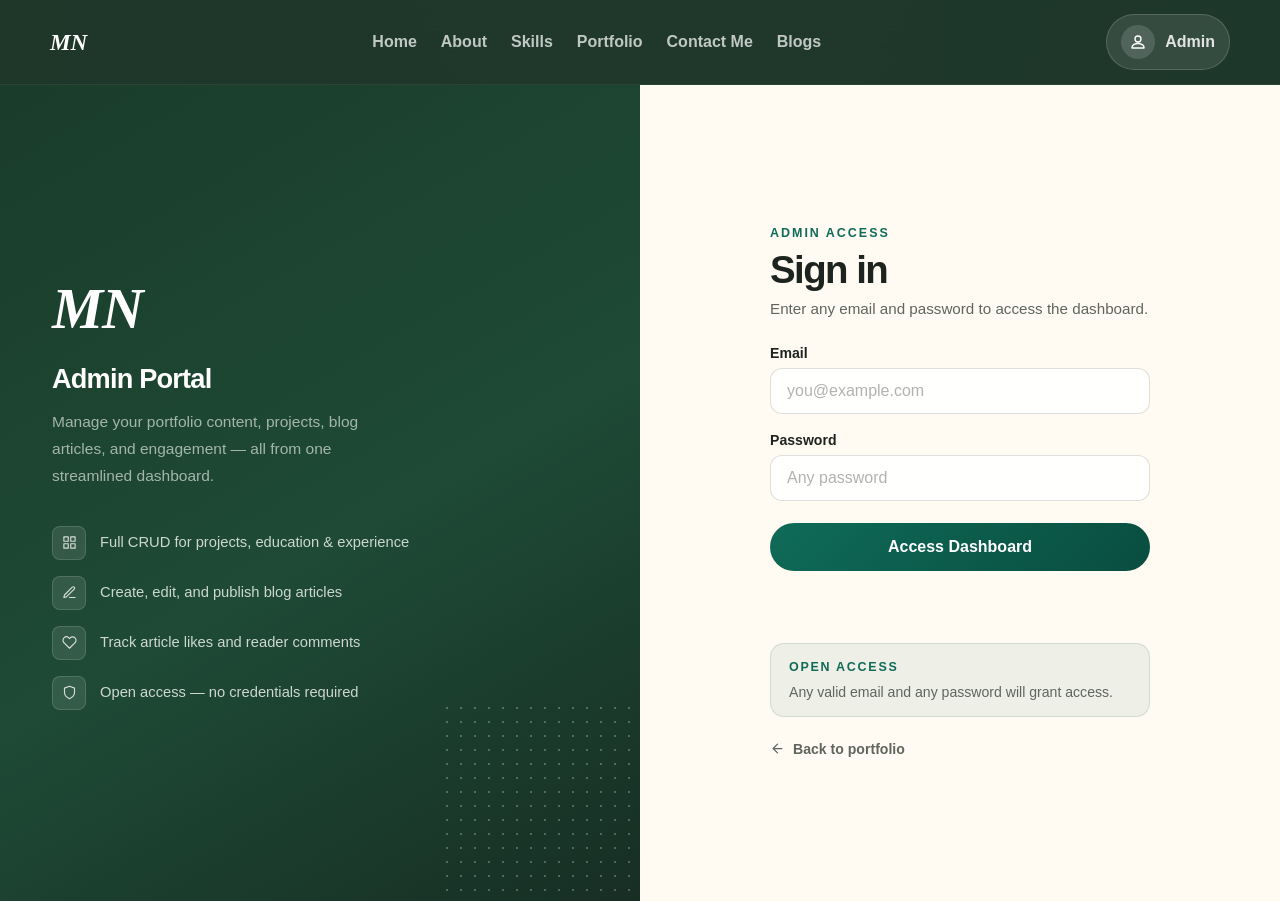
<file: portfolio-htmls/admin-login.html>
<!DOCTYPE html>
<html lang="en">
<head>
<meta charset="UTF-8">
<meta name="viewport" content="width=device-width, initial-scale=1.0">
<title>Maurice Tyler | Admin Login</title>
<link rel="stylesheet" href="../css/style.css">
</head>
<body data-page="admin-login">
<header class="site-header header-dark">
  <div class="container navbar">
    <a class="brand" href="index.html">MN</a>
    <button class="menu-toggle" type="button" aria-expanded="false" aria-controls="nav-links" aria-label="Open navigation">
      <span></span><span></span><span></span>
    </button>
    <nav class="nav-shell" aria-label="Primary">
      <ul class="nav-links" id="nav-links">
        <li><a href="index.html">Home</a></li>
        <li><a href="index.html#about">About</a></li>
        <li><a href="index.html#skills">Skills</a></li>
        <li><a href="index.html#portfolio">Portfolio</a></li>
        <li><a href="index.html#contact">Contact Me</a></li>
        <li><a href="blog.html">Blogs</a></li>
      </ul>
    </nav>
    <a class="profile-link active-profile" href="admin-login.html" aria-label="Admin login">
      <span class="profile-icon">
        <svg viewBox="0 0 24 24" role="img" aria-hidden="true"><path d="M12 12a4 4 0 1 0-4-4 4 4 0 0 0 4 4Zm0 2c-4.418 0-8 2.239-8 5v1h16v-1c0-2.761-3.582-5-8-5Z"></path></svg>
      </span>
      <span>Admin</span>
    </a>
  </div>
</header>

<main class="auth-main">
  <div class="auth-split">

    <!-- Left: Brand panel -->
    <div class="auth-brand-panel">
      <div class="auth-brand-dots"></div>
      <div class="auth-brand-content">
        <span class="auth-logo">MN</span>
        <h2>Admin Portal</h2>
        <p>Manage your portfolio content, projects, blog articles, and engagement — all from one streamlined dashboard.</p>

        <ul class="auth-features">
          <li>
            <span class="auth-feat-icon">
              <svg viewBox="0 0 24 24" aria-hidden="true"><rect x="3" y="3" width="7" height="7"/><rect x="14" y="3" width="7" height="7"/><rect x="14" y="14" width="7" height="7"/><rect x="3" y="14" width="7" height="7"/></svg>
            </span>
            <span>Full CRUD for projects, education &amp; experience</span>
          </li>
          <li>
            <span class="auth-feat-icon">
              <svg viewBox="0 0 24 24" aria-hidden="true"><path d="M12 20h9"/><path d="M16.5 3.5a2.121 2.121 0 0 1 3 3L7 19l-4 1 1-4L16.5 3.5z"/></svg>
            </span>
            <span>Create, edit, and publish blog articles</span>
          </li>
          <li>
            <span class="auth-feat-icon">
              <svg viewBox="0 0 24 24" aria-hidden="true"><path d="M20.84 4.61a5.5 5.5 0 0 0-7.78 0L12 5.67l-1.06-1.06a5.5 5.5 0 0 0-7.78 7.78l1.06 1.06L12 21.23l7.78-7.78 1.06-1.06a5.5 5.5 0 0 0 0-7.78z"/></svg>
            </span>
            <span>Track article likes and reader comments</span>
          </li>
          <li>
            <span class="auth-feat-icon">
              <svg viewBox="0 0 24 24" aria-hidden="true"><path d="M12 22s8-4 8-10V5l-8-3-8 3v7c0 6 8 10 8 10z"/></svg>
            </span>
            <span>Open access — no credentials required</span>
          </li>
        </ul>
      </div>
    </div>

    <!-- Right: Form panel -->
    <div class="auth-form-panel">
      <div class="auth-form-wrap">
        <p class="eyebrow">Admin Access</p>
        <h1>Sign in</h1>
        <p class="auth-form-sub">Enter any email and password to access the dashboard.</p>

        <form id="admin-login-form" class="auth-form" novalidate>
          <div class="contact-field">
            <label for="al-email">Email</label>
            <input id="al-email" type="email" name="email" placeholder="you@example.com" required>
          </div>
          <div class="contact-field">
            <label for="al-password">Password</label>
            <input id="al-password" type="password" name="password" placeholder="Any password" required>
          </div>
          <button class="btn auth-submit" type="submit">Access Dashboard</button>
          <p class="form-status" id="admin-login-status" aria-live="polite"></p>
        </form>

        <div class="auth-demo-note">
          <strong>Open Access</strong>
          <div class="auth-demo-row">
            <span>Any valid email and any password will grant access.</span>
          </div>
        </div>

        <a class="auth-back-link" href="index.html">
          <svg viewBox="0 0 24 24" aria-hidden="true"><path d="M19 12H5M12 19l-7-7 7-7"/></svg>
          Back to portfolio
        </a>
      </div>
    </div>

  </div>
</main>

<script src="../java script/script.js"></script>
<script>
document.getElementById('admin-login-form').addEventListener('submit', function (e) {
  e.preventDefault();
  var email = document.getElementById('al-email').value.trim();
  var pass  = document.getElementById('al-password').value;
  var status = document.getElementById('admin-login-status');

  if (!email || !pass) {
    status.textContent = 'Please fill in both fields.';
    status.style.color = '#c0392b';
    return;
  }

  status.textContent = 'Signing in…';
  status.style.color = '';

  sessionStorage.setItem('mn_admin', '1');
  sessionStorage.setItem('mn_admin_email', email);

  setTimeout(function () {
    window.location.href = 'admin-dashboard.html';
  }, 400);
});
</script>
</body>
</html>
</file>
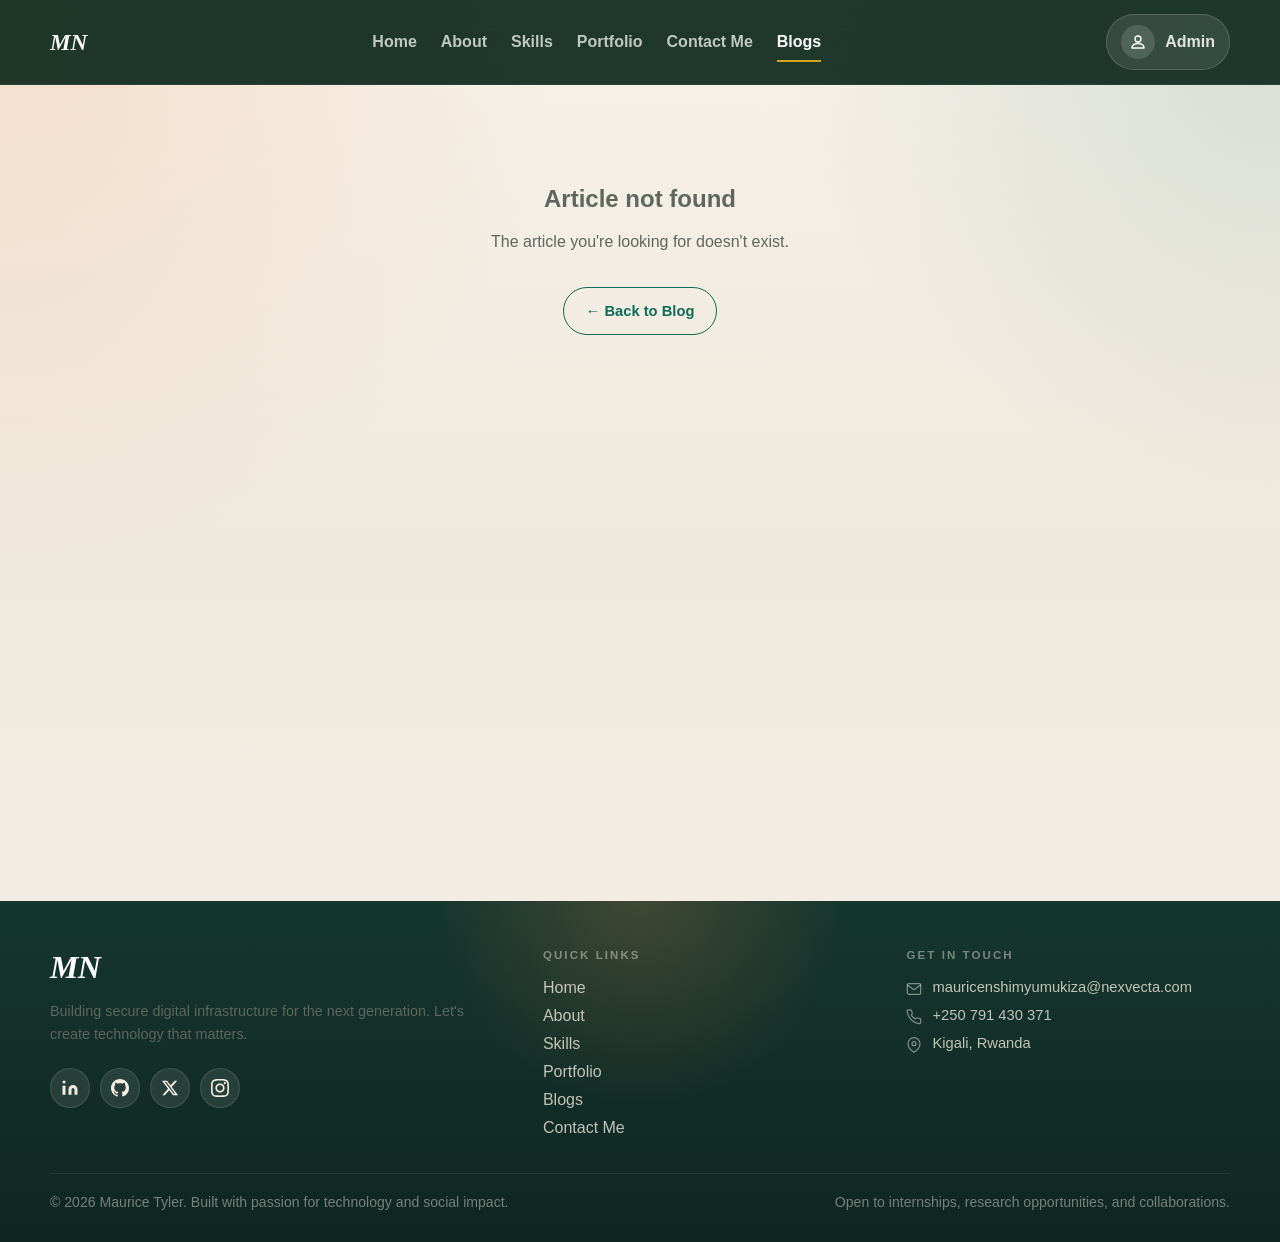
<file: portfolio-htmls/blog-article.html>
<!DOCTYPE html>
<html lang="en">
<head>
<meta charset="UTF-8">
<meta name="viewport" content="width=device-width, initial-scale=1.0">
<title>Article | MN Blog</title>
<meta name="description" content="Read this article on engineering, systems, and social impact.">
<link rel="stylesheet" href="../css/style.css">
</head>
<body data-page="blog-article">

<header class="site-header header-dark">
  <div class="container navbar">
    <a class="brand" href="index.html">MN</a>
    <button class="menu-toggle" type="button" aria-expanded="false" aria-controls="nav-links" aria-label="Open navigation">
      <span></span><span></span><span></span>
    </button>
    <nav class="nav-shell" aria-label="Primary">
      <ul class="nav-links" id="nav-links">
        <li><a href="index.html">Home</a></li>
        <li><a href="index.html#about">About</a></li>
        <li><a href="index.html#skills">Skills</a></li>
        <li><a href="index.html#portfolio">Portfolio</a></li>
        <li><a href="index.html#contact">Contact Me</a></li>
        <li><a class="active" href="blog.html">Blogs</a></li>
      </ul>
    </nav>
    <a class="profile-link" href="admin-login.html" aria-label="Admin login">
      <span class="profile-icon">
        <svg viewBox="0 0 24 24" role="img" aria-hidden="true"><path d="M12 12a4 4 0 1 0-4-4 4 4 0 0 0 4 4Zm0 2c-4.418 0-8 2.239-8 5v1h16v-1c0-2.761-3.582-5-8-5Z"></path></svg>
      </span>
      <span>Admin</span>
    </a>
  </div>
</header>

<main id="article-main">
  <!-- Populated by blog.js -->
  <div class="article-not-found" id="article-loading">
    <p>Loading article…</p>
  </div>
</main>

<footer class="site-footer">
  <div class="container footer-grid">
    <div class="footer-col">
      <span class="footer-brand">MN</span>
      <p class="footer-tagline">Building secure digital infrastructure for the next generation. Let's create technology that matters.</p>
      <div class="footer-social-icons">
        <a href="https://www.linkedin.com/in/YOUR-PROFILE" target="_blank" rel="noreferrer" aria-label="LinkedIn">
          <svg viewBox="0 0 24 24" aria-hidden="true"><path d="M16 8a6 6 0 0 1 6 6v7h-4v-7a2 2 0 0 0-2-2 2 2 0 0 0-2 2v7h-4v-7a6 6 0 0 1 6-6zM2 9h4v12H2z"/><circle cx="4" cy="4" r="2"/></svg>
        </a>
        <a href="https://github.com/YOUR-USERNAME" target="_blank" rel="noreferrer" aria-label="GitHub">
          <svg viewBox="0 0 24 24" aria-hidden="true"><path d="M12 0C5.37 0 0 5.37 0 12c0 5.31 3.435 9.795 8.205 11.385.6.105.825-.255.825-.57 0-.285-.015-1.23-.015-2.235-3.015.555-3.795-.735-4.035-1.41-.135-.345-.72-1.41-1.23-1.695-.42-.225-1.02-.78-.015-.795.945-.015 1.62.87 1.845 1.23 1.08 1.815 2.805 1.305 3.495.99.105-.78.42-1.305.765-1.605-2.67-.3-5.46-1.335-5.46-5.925 0-1.305.465-2.385 1.23-3.225-.12-.3-.54-1.53.12-3.18 0 0 1.005-.315 3.3 1.23.96-.27 1.98-.405 3-.405s2.04.135 3 .405c2.295-1.56 3.3-1.23 3.3-1.23.66 1.65.24 2.88.12 3.18.765.84 1.23 1.905 1.23 3.225 0 4.605-2.805 5.625-5.475 5.925.435.375.81 1.095.81 2.22 0 1.605-.015 2.895-.015 3.3 0 .315.225.69.825.57A12.02 12.02 0 0 0 24 12c0-6.63-5.37-12-12-12z"/></svg>
        </a>
        <a href="https://x.com/YOUR-HANDLE" target="_blank" rel="noreferrer" aria-label="X / Twitter">
          <svg viewBox="0 0 24 24" aria-hidden="true"><path d="M18.244 2.25h3.308l-7.227 8.26 8.502 11.24H16.17l-5.214-6.817L4.99 21.75H1.68l7.73-8.835L1.254 2.25H8.08l4.713 6.231zm-1.161 17.52h1.833L7.084 4.126H5.117z"/></svg>
        </a>
        <a href="https://www.instagram.com/YOUR-HANDLE" target="_blank" rel="noreferrer" aria-label="Instagram">
          <svg viewBox="0 0 24 24" aria-hidden="true"><path d="M12 2.163c3.204 0 3.584.012 4.85.07 3.252.148 4.771 1.691 4.919 4.919.058 1.265.069 1.645.069 4.849 0 3.205-.012 3.584-.069 4.849-.149 3.225-1.664 4.771-4.919 4.919-1.266.058-1.644.07-4.85.07-3.204 0-3.584-.012-4.849-.07-3.26-.149-4.771-1.699-4.919-4.92-.058-1.265-.07-1.644-.07-4.849 0-3.204.013-3.583.07-4.849.149-3.227 1.664-4.771 4.919-4.919 1.266-.057 1.645-.069 4.849-.069zm0-2.163c-3.259 0-3.667.014-4.947.072-4.358.2-6.78 2.618-6.98 6.98-.059 1.281-.073 1.689-.073 4.948 0 3.259.014 3.668.072 4.948.2 4.358 2.618 6.78 6.98 6.98 1.281.058 1.689.072 4.948.072 3.259 0 3.668-.014 4.948-.072 4.354-.2 6.782-2.618 6.979-6.98.059-1.28.073-1.689.073-4.948 0-3.259-.014-3.667-.072-4.947-.196-4.354-2.617-6.78-6.979-6.98-1.281-.059-1.69-.073-4.949-.073zm0 5.838c-3.403 0-6.162 2.759-6.162 6.162s2.759 6.163 6.162 6.163 6.162-2.759 6.162-6.163c0-3.403-2.759-6.162-6.162-6.162zm0 10.162c-2.209 0-4-1.79-4-4 0-2.209 1.791-4 4-4s4 1.791 4 4c0 2.21-1.791 4-4 4zm6.406-11.845c-.796 0-1.441.645-1.441 1.44s.645 1.44 1.441 1.44c.795 0 1.439-.645 1.439-1.44s-.644-1.44-1.439-1.44z"/></svg>
        </a>
      </div>
    </div>
    <div class="footer-col">
      <h3>Quick Links</h3>
      <nav class="footer-nav" aria-label="Footer navigation">
        <a href="index.html">Home</a>
        <a href="index.html#about">About</a>
        <a href="index.html#skills">Skills</a>
        <a href="index.html#portfolio">Portfolio</a>
        <a href="blog.html">Blogs</a>
        <a href="index.html#contact">Contact Me</a>
      </nav>
    </div>
    <div class="footer-col">
      <h3>Get in Touch</h3>
      <div class="footer-contact-list">
        <div class="footer-contact-item">
          <svg viewBox="0 0 24 24" aria-hidden="true"><path d="M4 4h16c1.1 0 2 .9 2 2v12c0 1.1-.9 2-2 2H4c-1.1 0-2-.9-2-2V6c0-1.1.9-2 2-2z"/><polyline points="22,6 12,13 2,6"/></svg>
          <a href="mailto:mauricenshimyumukiza@nexvecta.com">mauricenshimyumukiza@nexvecta.com</a>
        </div>
        <div class="footer-contact-item">
          <svg viewBox="0 0 24 24" aria-hidden="true"><path d="M22 16.92v3a2 2 0 0 1-2.18 2 19.79 19.79 0 0 1-8.63-3.07A19.5 19.5 0 0 1 4.69 12a19.79 19.79 0 0 1-3.07-8.67A2 2 0 0 1 3.6 1.27h3a2 2 0 0 1 2 1.72 12.84 12.84 0 0 0 .7 2.81 2 2 0 0 1-.45 2.11L7.91 8.91a16 16 0 0 0 6 6l1-1a2 2 0 0 1 2.11-.45 12.84 12.84 0 0 0 2.81.7A2 2 0 0 1 22 16.92z"/></svg>
          <a href="tel:+250791430371">+250 791 430 371</a>
        </div>
        <div class="footer-contact-item">
          <svg viewBox="0 0 24 24" aria-hidden="true"><path d="M21 10c0 7-9 13-9 13s-9-6-9-13a9 9 0 0 1 18 0z"/><circle cx="12" cy="10" r="3"/></svg>
          <span>Kigali, Rwanda</span>
        </div>
      </div>
    </div>
  </div>
  <div class="container footer-bottom">
    <p>&copy; 2026 Maurice Tyler. Built with passion for technology and social impact.</p>
    <p>Open to internships, research opportunities, and collaborations.</p>
  </div>
</footer>

<script src="../java script/script.js"></script>
<script src="../java script/blog.js"></script>
</body>
</html>
</file>
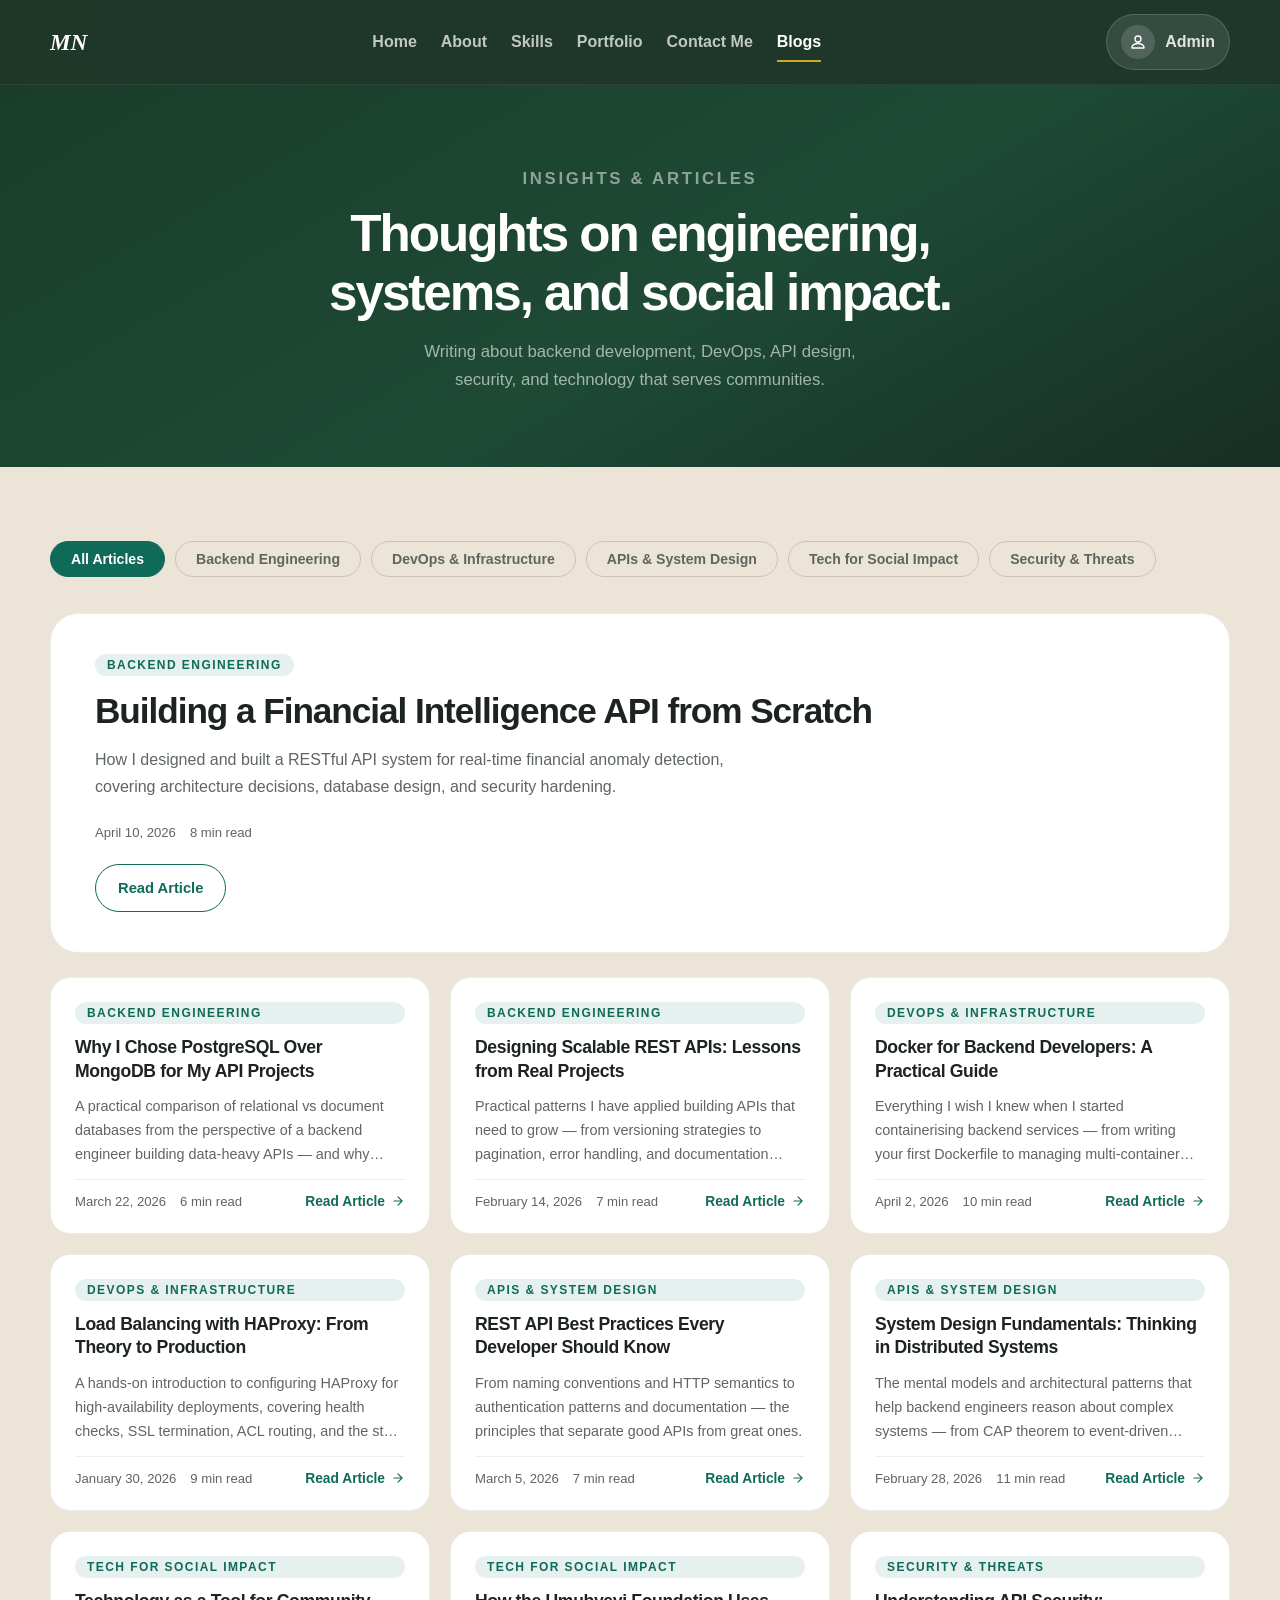
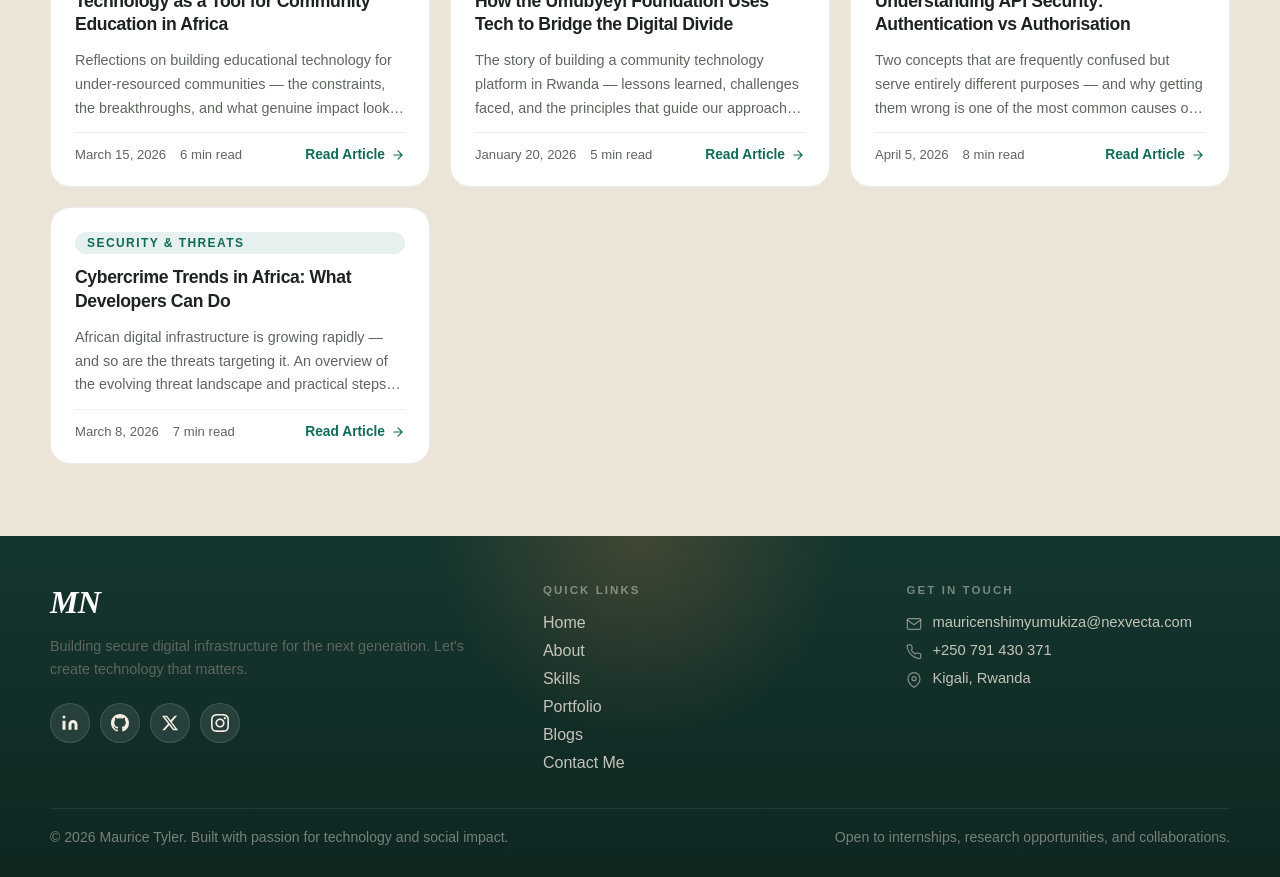
<file: portfolio-htmls/blog.html>
<!DOCTYPE html>
<html lang="en">
<head>
<meta charset="UTF-8">
<meta name="viewport" content="width=device-width, initial-scale=1.0">
<title>Maurice Nshimyumukiza | Blog</title>
<meta name="description" content="Insights on backend engineering, DevOps, API design, technology for social impact, and security.">
<link rel="stylesheet" href="../css/style.css">
</head>
<body data-page="blog">

<header class="site-header header-dark">
  <div class="container navbar">
    <a class="brand" href="index.html">MN</a>
    <button class="menu-toggle" type="button" aria-expanded="false" aria-controls="nav-links" aria-label="Open navigation">
      <span></span><span></span><span></span>
    </button>
    <nav class="nav-shell" aria-label="Primary">
      <ul class="nav-links" id="nav-links">
        <li><a href="index.html">Home</a></li>
        <li><a href="index.html#about">About</a></li>
        <li><a href="index.html#skills">Skills</a></li>
        <li><a href="index.html#portfolio">Portfolio</a></li>
        <li><a href="index.html#contact">Contact Me</a></li>
        <li><a class="active" href="blog.html">Blogs</a></li>
      </ul>
    </nav>
    <a class="profile-link" href="admin-login.html" aria-label="Admin login">
      <span class="profile-icon">
        <svg viewBox="0 0 24 24" role="img" aria-hidden="true"><path d="M12 12a4 4 0 1 0-4-4 4 4 0 0 0 4 4Zm0 2c-4.418 0-8 2.239-8 5v1h16v-1c0-2.761-3.582-5-8-5Z"></path></svg>
      </span>
      <span>Admin</span>
    </a>
  </div>
</header>

<main>
  <!-- Hero -->
  <section class="blog-hero">
    <div class="container">
      <p class="eyebrow">Insights &amp; Articles</p>
      <h1>Thoughts on engineering,<br>systems, and social impact.</h1>
      <p>Writing about backend development, DevOps, API design, security, and technology that serves communities.</p>
    </div>
  </section>

  <!-- Filter + Articles -->
  <section class="section blog-filter-section">
    <div class="container">

      <div class="blog-topics-bar" role="tablist" aria-label="Filter articles by topic">
        <button class="blog-topic-btn active" data-topic="all" role="tab" aria-selected="true">All Articles</button>
        <button class="blog-topic-btn" data-topic="backend" role="tab" aria-selected="false">Backend Engineering</button>
        <button class="blog-topic-btn" data-topic="devops" role="tab" aria-selected="false">DevOps &amp; Infrastructure</button>
        <button class="blog-topic-btn" data-topic="apis" role="tab" aria-selected="false">APIs &amp; System Design</button>
        <button class="blog-topic-btn" data-topic="impact" role="tab" aria-selected="false">Tech for Social Impact</button>
        <button class="blog-topic-btn" data-topic="security" role="tab" aria-selected="false">Security &amp; Threats</button>
      </div>

      <div id="blog-posts-grid"></div>
      <div class="blog-empty" id="blog-empty" hidden>No articles in this topic yet. Check back soon.</div>

    </div>
  </section>
</main>

<footer class="site-footer">
  <div class="container footer-grid">
    <div class="footer-col">
      <span class="footer-brand">MN</span>
      <p class="footer-tagline">Building secure digital infrastructure for the next generation. Let's create technology that matters.</p>
      <div class="footer-social-icons">
        <a href="https://www.linkedin.com/in/YOUR-PROFILE" target="_blank" rel="noreferrer" aria-label="LinkedIn">
          <svg viewBox="0 0 24 24" aria-hidden="true"><path d="M16 8a6 6 0 0 1 6 6v7h-4v-7a2 2 0 0 0-2-2 2 2 0 0 0-2 2v7h-4v-7a6 6 0 0 1 6-6zM2 9h4v12H2z"/><circle cx="4" cy="4" r="2"/></svg>
        </a>
        <a href="https://github.com/YOUR-USERNAME" target="_blank" rel="noreferrer" aria-label="GitHub">
          <svg viewBox="0 0 24 24" aria-hidden="true"><path d="M12 0C5.37 0 0 5.37 0 12c0 5.31 3.435 9.795 8.205 11.385.6.105.825-.255.825-.57 0-.285-.015-1.23-.015-2.235-3.015.555-3.795-.735-4.035-1.41-.135-.345-.72-1.41-1.23-1.695-.42-.225-1.02-.78-.015-.795.945-.015 1.62.87 1.845 1.23 1.08 1.815 2.805 1.305 3.495.99.105-.78.42-1.305.765-1.605-2.67-.3-5.46-1.335-5.46-5.925 0-1.305.465-2.385 1.23-3.225-.12-.3-.54-1.53.12-3.18 0 0 1.005-.315 3.3 1.23.96-.27 1.98-.405 3-.405s2.04.135 3 .405c2.295-1.56 3.3-1.23 3.3-1.23.66 1.65.24 2.88.12 3.18.765.84 1.23 1.905 1.23 3.225 0 4.605-2.805 5.625-5.475 5.925.435.375.81 1.095.81 2.22 0 1.605-.015 2.895-.015 3.3 0 .315.225.69.825.57A12.02 12.02 0 0 0 24 12c0-6.63-5.37-12-12-12z"/></svg>
        </a>
        <a href="https://x.com/YOUR-HANDLE" target="_blank" rel="noreferrer" aria-label="X / Twitter">
          <svg viewBox="0 0 24 24" aria-hidden="true"><path d="M18.244 2.25h3.308l-7.227 8.26 8.502 11.24H16.17l-5.214-6.817L4.99 21.75H1.68l7.73-8.835L1.254 2.25H8.08l4.713 6.231zm-1.161 17.52h1.833L7.084 4.126H5.117z"/></svg>
        </a>
        <a href="https://www.instagram.com/YOUR-HANDLE" target="_blank" rel="noreferrer" aria-label="Instagram">
          <svg viewBox="0 0 24 24" aria-hidden="true"><path d="M12 2.163c3.204 0 3.584.012 4.85.07 3.252.148 4.771 1.691 4.919 4.919.058 1.265.069 1.645.069 4.849 0 3.205-.012 3.584-.069 4.849-.149 3.225-1.664 4.771-4.919 4.919-1.266.058-1.644.07-4.85.07-3.204 0-3.584-.012-4.849-.07-3.26-.149-4.771-1.699-4.919-4.92-.058-1.265-.07-1.644-.07-4.849 0-3.204.013-3.583.07-4.849.149-3.227 1.664-4.771 4.919-4.919 1.266-.057 1.645-.069 4.849-.069zm0-2.163c-3.259 0-3.667.014-4.947.072-4.358.2-6.78 2.618-6.98 6.98-.059 1.281-.073 1.689-.073 4.948 0 3.259.014 3.668.072 4.948.2 4.358 2.618 6.78 6.98 6.98 1.281.058 1.689.072 4.948.072 3.259 0 3.668-.014 4.948-.072 4.354-.2 6.782-2.618 6.979-6.98.059-1.28.073-1.689.073-4.948 0-3.259-.014-3.667-.072-4.947-.196-4.354-2.617-6.78-6.979-6.98-1.281-.059-1.69-.073-4.949-.073zm0 5.838c-3.403 0-6.162 2.759-6.162 6.162s2.759 6.163 6.162 6.163 6.162-2.759 6.162-6.163c0-3.403-2.759-6.162-6.162-6.162zm0 10.162c-2.209 0-4-1.79-4-4 0-2.209 1.791-4 4-4s4 1.791 4 4c0 2.21-1.791 4-4 4zm6.406-11.845c-.796 0-1.441.645-1.441 1.44s.645 1.44 1.441 1.44c.795 0 1.439-.645 1.439-1.44s-.644-1.44-1.439-1.44z"/></svg>
        </a>
      </div>
    </div>
    <div class="footer-col">
      <h3>Quick Links</h3>
      <nav class="footer-nav" aria-label="Footer navigation">
        <a href="index.html">Home</a>
        <a href="index.html#about">About</a>
        <a href="index.html#skills">Skills</a>
        <a href="index.html#portfolio">Portfolio</a>
        <a href="blog.html">Blogs</a>
        <a href="index.html#contact">Contact Me</a>
      </nav>
    </div>
    <div class="footer-col">
      <h3>Get in Touch</h3>
      <div class="footer-contact-list">
        <div class="footer-contact-item">
          <svg viewBox="0 0 24 24" aria-hidden="true"><path d="M4 4h16c1.1 0 2 .9 2 2v12c0 1.1-.9 2-2 2H4c-1.1 0-2-.9-2-2V6c0-1.1.9-2 2-2z"/><polyline points="22,6 12,13 2,6"/></svg>
          <a href="mailto:mauricenshimyumukiza@nexvecta.com">mauricenshimyumukiza@nexvecta.com</a>
        </div>
        <div class="footer-contact-item">
          <svg viewBox="0 0 24 24" aria-hidden="true"><path d="M22 16.92v3a2 2 0 0 1-2.18 2 19.79 19.79 0 0 1-8.63-3.07A19.5 19.5 0 0 1 4.69 12a19.79 19.79 0 0 1-3.07-8.67A2 2 0 0 1 3.6 1.27h3a2 2 0 0 1 2 1.72 12.84 12.84 0 0 0 .7 2.81 2 2 0 0 1-.45 2.11L7.91 8.91a16 16 0 0 0 6 6l1-1a2 2 0 0 1 2.11-.45 12.84 12.84 0 0 0 2.81.7A2 2 0 0 1 22 16.92z"/></svg>
          <a href="tel:+250791430371">+250 791 430 371</a>
        </div>
        <div class="footer-contact-item">
          <svg viewBox="0 0 24 24" aria-hidden="true"><path d="M21 10c0 7-9 13-9 13s-9-6-9-13a9 9 0 0 1 18 0z"/><circle cx="12" cy="10" r="3"/></svg>
          <span>Kigali, Rwanda</span>
        </div>
      </div>
    </div>
  </div>
  <div class="container footer-bottom">
    <p>&copy; 2026 Maurice Tyler. Built with passion for technology and social impact.</p>
    <p>Open to internships, research opportunities, and collaborations.</p>
  </div>
</footer>

<script src="../java script/script.js"></script>
<script src="../java script/blog.js"></script>
</body>
</html>
</file>
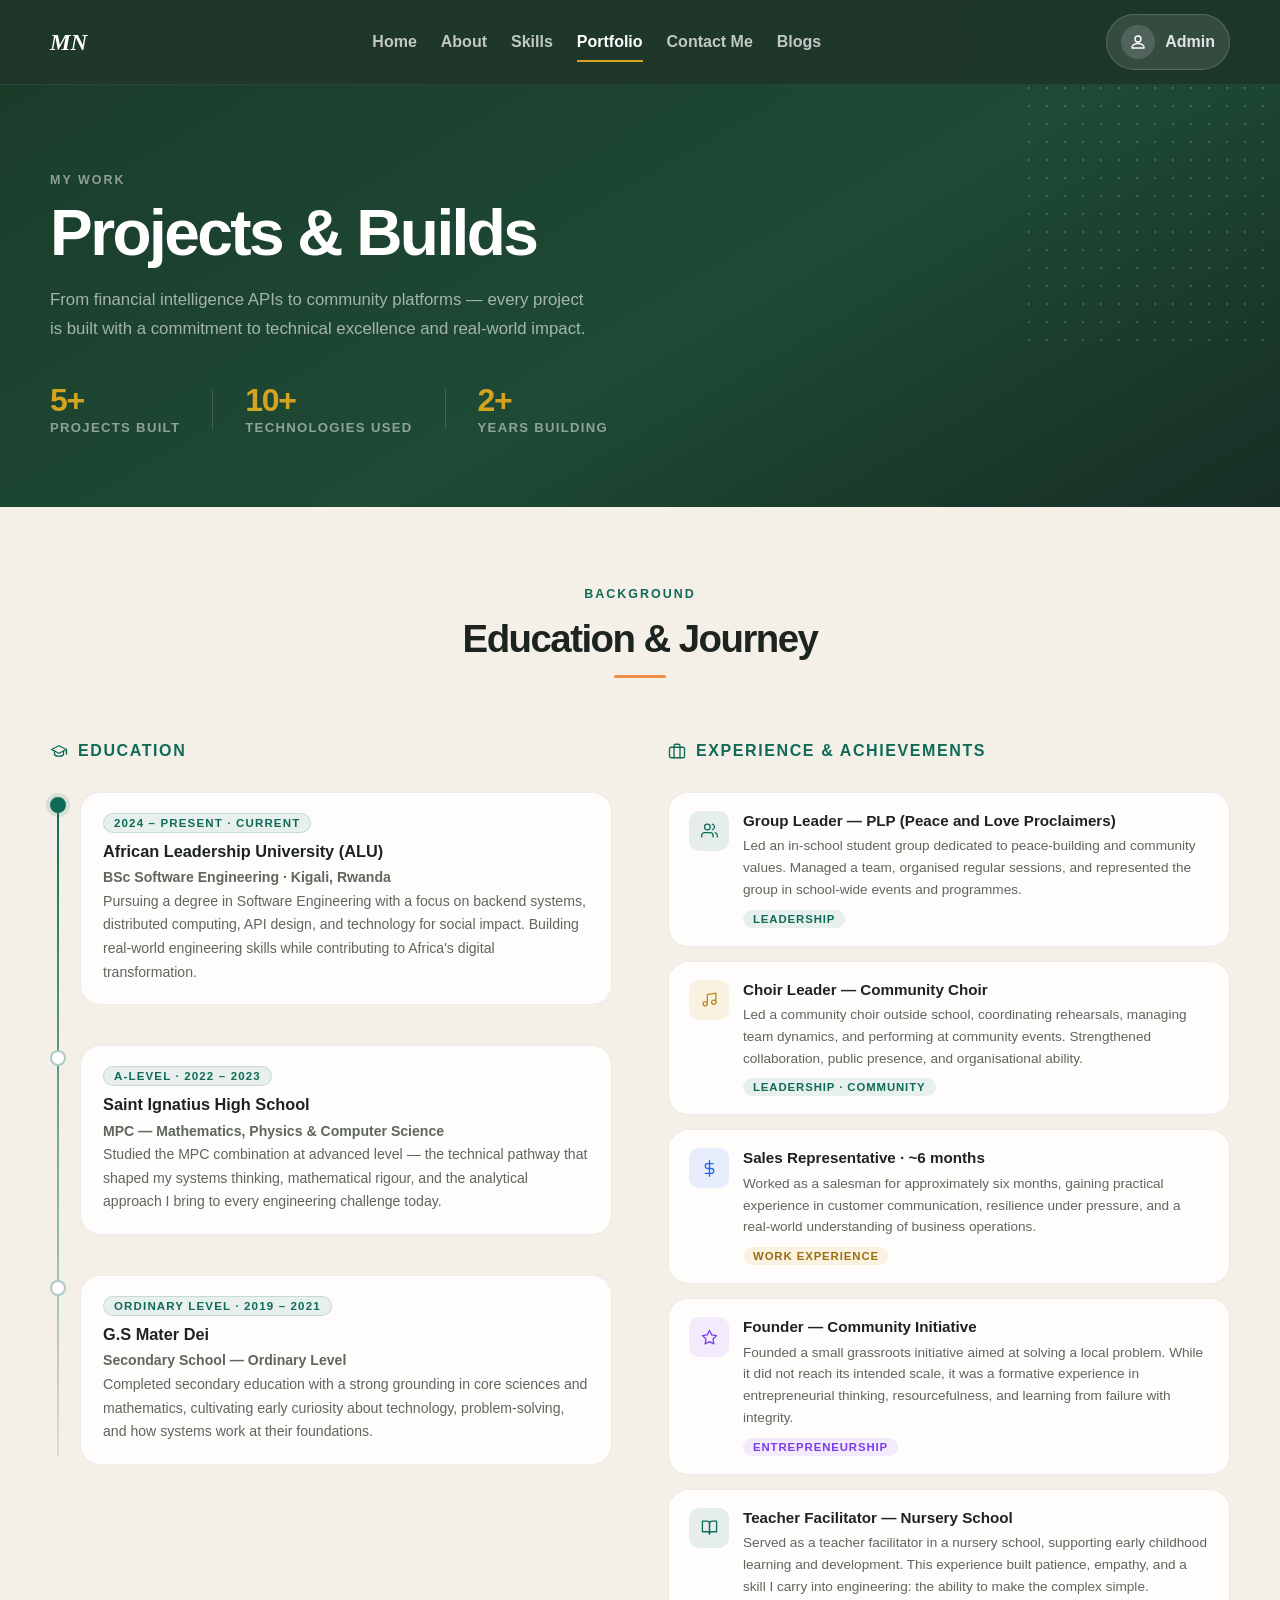
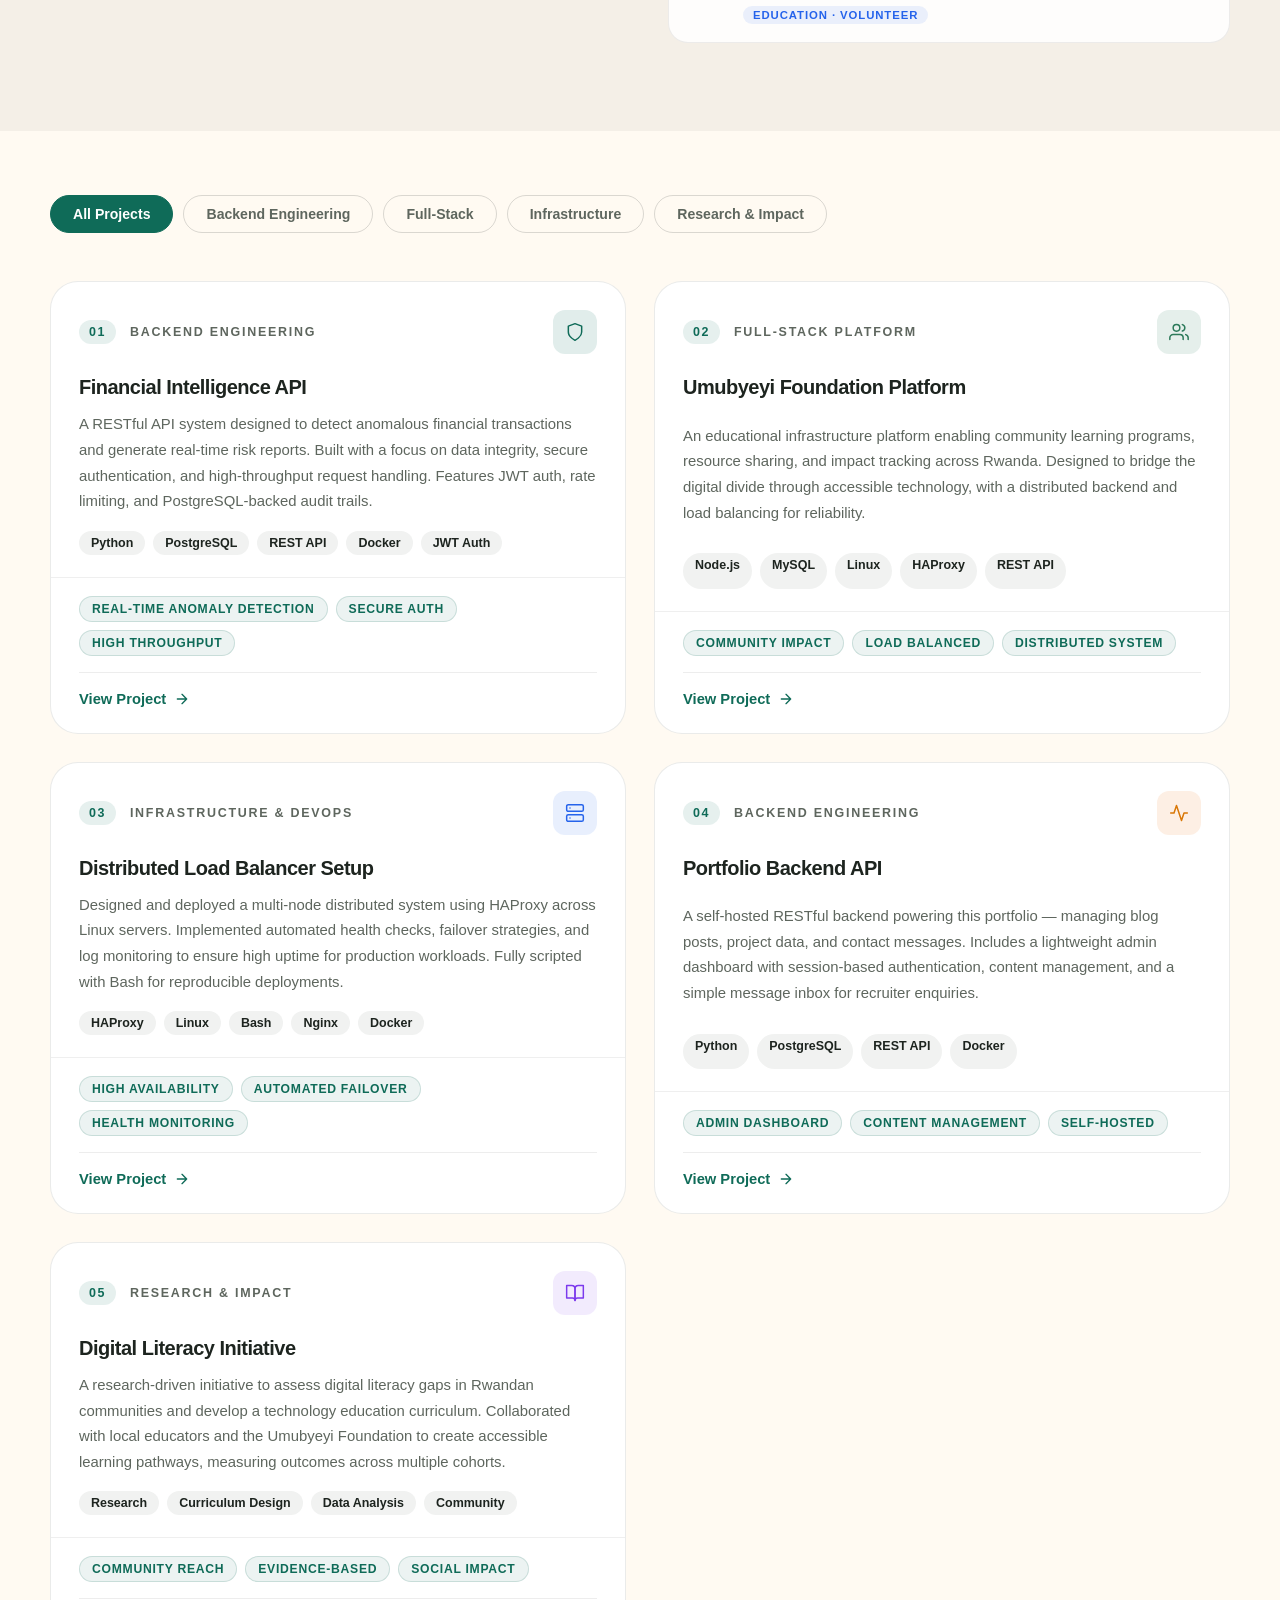
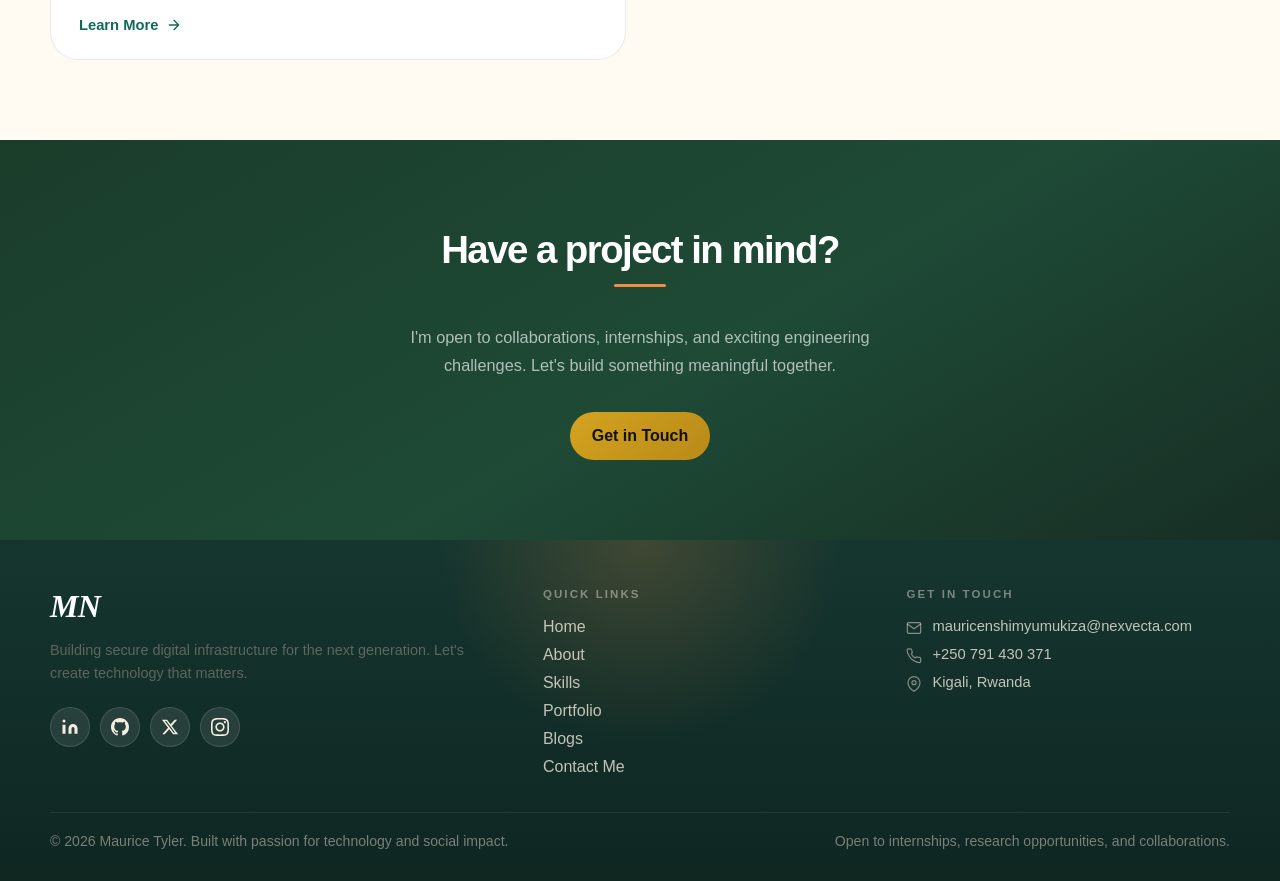
<file: portfolio-htmls/portfolio.html>
<!DOCTYPE html>
<html lang="en">
<head>
<meta charset="UTF-8">
<meta name="viewport" content="width=device-width, initial-scale=1.0">
<title>Maurice Tyler | Portfolio</title>
<meta name="description" content="All projects built by Maurice Nshimyumukiza — backend APIs, platforms, and technology for social impact.">
<link rel="stylesheet" href="../css/style.css">
</head>
<body data-page="portfolio">

<header class="site-header header-dark">
  <div class="container navbar">
    <a class="brand" href="index.html">MN</a>

    <button class="menu-toggle" type="button" aria-expanded="false" aria-controls="nav-links" aria-label="Open navigation">
      <span></span>
      <span></span>
      <span></span>
    </button>

    <nav class="nav-shell" aria-label="Primary">
      <ul class="nav-links" id="nav-links">
        <li><a href="index.html">Home</a></li>
        <li><a href="index.html#about">About</a></li>
        <li><a href="index.html#skills">Skills</a></li>
        <li><a class="active" href="portfolio.html">Portfolio</a></li>
        <li><a href="index.html#contact">Contact Me</a></li>
        <li><a href="blog.html">Blogs</a></li>
      </ul>
    </nav>

    <a class="profile-link" href="admin-login.html" aria-label="Admin login">
      <span class="profile-icon">
        <svg viewBox="0 0 24 24" role="img" aria-hidden="true"><path d="M12 12a4 4 0 1 0-4-4 4 4 0 0 0 4 4Zm0 2c-4.418 0-8 2.239-8 5v1h16v-1c0-2.761-3.582-5-8-5Z"></path></svg>
      </span>
      <span>Admin</span>
    </a>
  </div>
</header>

<main>

  <!-- ── Hero ──────────────────────────────────────────────── -->
  <section class="pf-hero">
    <div class="container">
      <p class="eyebrow" style="color:rgba(255,255,255,0.50);">My Work</p>
      <h1>Projects &amp; Builds</h1>
      <p class="pf-hero-sub">From financial intelligence APIs to community platforms — every project is built with a commitment to technical excellence and real-world impact.</p>
      <div class="pf-stats-row">
        <div class="pf-stat">
          <strong>5+</strong>
          <span>Projects Built</span>
        </div>
        <div class="pf-stat-divider"></div>
        <div class="pf-stat">
          <strong>10+</strong>
          <span>Technologies Used</span>
        </div>
        <div class="pf-stat-divider"></div>
        <div class="pf-stat">
          <strong>2+</strong>
          <span>Years Building</span>
        </div>
      </div>
    </div>
  </section>

  <!-- ── Education & Journey ──────────────────────────────── -->
  <section class="edu-section">
    <div class="container">

      <div class="edu-header">
        <p class="eyebrow">Background</p>
        <h2>Education &amp; Journey</h2>
        <span class="about-rule" style="margin:14px auto 0;"></span>
      </div>

      <div class="journey-grid">

        <!-- Education Timeline -->
        <div>
          <h3 class="journey-col-title">
            <svg viewBox="0 0 24 24" aria-hidden="true"><path d="M22 10v6M2 10l10-5 10 5-10 5z"/><path d="M6 12v5c3 3 9 3 12 0v-5"/></svg>
            Education
          </h3>
          <div class="timeline">

            <div class="tl-item tl-current">
              <div class="tl-dot"></div>
              <div class="tl-content">
                <span class="tl-badge">2024 – Present · Current</span>
                <h4>African Leadership University (ALU)</h4>
                <p class="tl-sub">BSc Software Engineering &middot; Kigali, Rwanda</p>
                <p>Pursuing a degree in Software Engineering with a focus on backend systems, distributed computing, API design, and technology for social impact. Building real-world engineering skills while contributing to Africa's digital transformation.</p>
              </div>
            </div>

            <div class="tl-item">
              <div class="tl-dot"></div>
              <div class="tl-content">
                <span class="tl-badge">A-Level &middot; 2022 – 2023</span>
                <h4>Saint Ignatius High School</h4>
                <p class="tl-sub">MPC — Mathematics, Physics &amp; Computer Science</p>
                <p>Studied the MPC combination at advanced level — the technical pathway that shaped my systems thinking, mathematical rigour, and the analytical approach I bring to every engineering challenge today.</p>
              </div>
            </div>

            <div class="tl-item">
              <div class="tl-dot"></div>
              <div class="tl-content">
                <span class="tl-badge">Ordinary Level &middot; 2019 – 2021</span>
                <h4>G.S Mater Dei</h4>
                <p class="tl-sub">Secondary School — Ordinary Level</p>
                <p>Completed secondary education with a strong grounding in core sciences and mathematics, cultivating early curiosity about technology, problem-solving, and how systems work at their foundations.</p>
              </div>
            </div>

          </div>
        </div>

        <!-- Experience & Achievements -->
        <div>
          <h3 class="journey-col-title">
            <svg viewBox="0 0 24 24" aria-hidden="true"><rect x="2" y="7" width="20" height="14" rx="2" ry="2"/><path d="M16 21V5a2 2 0 0 0-2-2h-4a2 2 0 0 0-2 2v16"/></svg>
            Experience &amp; Achievements
          </h3>
          <div class="exp-cards">

            <div class="exp-card">
              <span class="exp-icon exp-icon-teal">
                <svg viewBox="0 0 24 24" aria-hidden="true"><path d="M17 21v-2a4 4 0 0 0-4-4H5a4 4 0 0 0-4 4v2"/><circle cx="9" cy="7" r="4"/><path d="M23 21v-2a4 4 0 0 0-3-3.87"/><path d="M16 3.13a4 4 0 0 1 0 7.75"/></svg>
              </span>
              <div class="exp-text">
                <h4>Group Leader — PLP (Peace and Love Proclaimers)</h4>
                <p>Led an in-school student group dedicated to peace-building and community values. Managed a team, organised regular sessions, and represented the group in school-wide events and programmes.</p>
                <span class="exp-badge exp-badge-leadership">Leadership</span>
              </div>
            </div>

            <div class="exp-card">
              <span class="exp-icon exp-icon-gold">
                <svg viewBox="0 0 24 24" aria-hidden="true"><path d="M9 18V5l12-2v13"/><circle cx="6" cy="18" r="3"/><circle cx="18" cy="16" r="3"/></svg>
              </span>
              <div class="exp-text">
                <h4>Choir Leader — Community Choir</h4>
                <p>Led a community choir outside school, coordinating rehearsals, managing team dynamics, and performing at community events. Strengthened collaboration, public presence, and organisational ability.</p>
                <span class="exp-badge exp-badge-leadership">Leadership &middot; Community</span>
              </div>
            </div>

            <div class="exp-card">
              <span class="exp-icon exp-icon-blue">
                <svg viewBox="0 0 24 24" aria-hidden="true"><line x1="12" y1="1" x2="12" y2="23"/><path d="M17 5H9.5a3.5 3.5 0 0 0 0 7h5a3.5 3.5 0 0 1 0 7H6"/></svg>
              </span>
              <div class="exp-text">
                <h4>Sales Representative &middot; ~6 months</h4>
                <p>Worked as a salesman for approximately six months, gaining practical experience in customer communication, resilience under pressure, and a real-world understanding of business operations.</p>
                <span class="exp-badge exp-badge-work">Work Experience</span>
              </div>
            </div>

            <div class="exp-card">
              <span class="exp-icon exp-icon-purple">
                <svg viewBox="0 0 24 24" aria-hidden="true"><polygon points="12 2 15.09 8.26 22 9.27 17 14.14 18.18 21.02 12 17.77 5.82 21.02 7 14.14 2 9.27 8.91 8.26 12 2"/></svg>
              </span>
              <div class="exp-text">
                <h4>Founder — Community Initiative</h4>
                <p>Founded a small grassroots initiative aimed at solving a local problem. While it did not reach its intended scale, it was a formative experience in entrepreneurial thinking, resourcefulness, and learning from failure with integrity.</p>
                <span class="exp-badge exp-badge-initiative">Entrepreneurship</span>
              </div>
            </div>

            <div class="exp-card">
              <span class="exp-icon exp-icon-teal">
                <svg viewBox="0 0 24 24" aria-hidden="true"><path d="M2 3h6a4 4 0 0 1 4 4v14a3 3 0 0 0-3-3H2z"/><path d="M22 3h-6a4 4 0 0 0-4 4v14a3 3 0 0 1 3-3h7z"/></svg>
              </span>
              <div class="exp-text">
                <h4>Teacher Facilitator — Nursery School</h4>
                <p>Served as a teacher facilitator in a nursery school, supporting early childhood learning and development. This experience built patience, empathy, and a skill I carry into engineering: the ability to make the complex simple.</p>
                <span class="exp-badge exp-badge-volunteer">Education &middot; Volunteer</span>
              </div>
            </div>

          </div>
        </div>

      </div>
    </div>
  </section>

  <!-- ── Filter + Projects ─────────────────────────────────── -->
  <section class="pf-projects-section" style="background:var(--surface-strong);">
    <div class="container">

      <div class="pf-filter-bar">
        <button class="pf-filter-btn active" data-filter="all" type="button">All Projects</button>
        <button class="pf-filter-btn" data-filter="backend" type="button">Backend Engineering</button>
        <button class="pf-filter-btn" data-filter="fullstack" type="button">Full-Stack</button>
        <button class="pf-filter-btn" data-filter="infrastructure" type="button">Infrastructure</button>
        <button class="pf-filter-btn" data-filter="research" type="button">Research &amp; Impact</button>
      </div>

      <div class="pf-all-grid" id="projects-grid">

        <!-- Project 01 -->
        <article class="pf-card" data-category="backend">
          <div class="pf-card-top">
            <div class="fp-meta">
              <span class="fp-number">01</span>
              <span class="fp-category">Backend Engineering</span>
            </div>
            <span class="pf-icon pf-icon-teal">
              <svg viewBox="0 0 24 24" aria-hidden="true"><path d="M12 22s8-4 8-10V5l-8-3-8 3v7c0 6 8 10 8 10z"/></svg>
            </span>
          </div>
          <div class="pf-card-body">
            <h3>Financial Intelligence API</h3>
            <p>A RESTful API system designed to detect anomalous financial transactions and generate real-time risk reports. Built with a focus on data integrity, secure authentication, and high-throughput request handling. Features JWT auth, rate limiting, and PostgreSQL-backed audit trails.</p>
            <div class="fp-tags">
              <span>Python</span>
              <span>PostgreSQL</span>
              <span>REST API</span>
              <span>Docker</span>
              <span>JWT Auth</span>
            </div>
          </div>
          <div class="pf-card-bottom">
            <div class="pf-highlights">
              <span>Real-time anomaly detection</span>
              <span>Secure auth</span>
              <span>High throughput</span>
            </div>
            <a class="fp-link" href="#" aria-label="View Financial Intelligence API project">
              View Project
              <svg viewBox="0 0 24 24" aria-hidden="true"><path d="M5 12h14M12 5l7 7-7 7"/></svg>
            </a>
          </div>
        </article>

        <!-- Project 02 -->
        <article class="pf-card" data-category="fullstack">
          <div class="pf-card-top">
            <div class="fp-meta">
              <span class="fp-number">02</span>
              <span class="fp-category">Full-Stack Platform</span>
            </div>
            <span class="pf-icon pf-icon-green">
              <svg viewBox="0 0 24 24" aria-hidden="true"><path d="M17 21v-2a4 4 0 0 0-4-4H5a4 4 0 0 0-4 4v2"/><circle cx="9" cy="7" r="4"/><path d="M23 21v-2a4 4 0 0 0-3-3.87"/><path d="M16 3.13a4 4 0 0 1 0 7.75"/></svg>
            </span>
          </div>
          <div class="pf-card-body">
            <h3>Umubyeyi Foundation Platform</h3>
            <p>An educational infrastructure platform enabling community learning programs, resource sharing, and impact tracking across Rwanda. Designed to bridge the digital divide through accessible technology, with a distributed backend and load balancing for reliability.</p>
            <div class="fp-tags">
              <span>Node.js</span>
              <span>MySQL</span>
              <span>Linux</span>
              <span>HAProxy</span>
              <span>REST API</span>
            </div>
          </div>
          <div class="pf-card-bottom">
            <div class="pf-highlights">
              <span>Community impact</span>
              <span>Load balanced</span>
              <span>Distributed system</span>
            </div>
            <a class="fp-link" href="#" aria-label="View Umubyeyi Foundation Platform project">
              View Project
              <svg viewBox="0 0 24 24" aria-hidden="true"><path d="M5 12h14M12 5l7 7-7 7"/></svg>
            </a>
          </div>
        </article>

        <!-- Project 03 -->
        <article class="pf-card" data-category="infrastructure">
          <div class="pf-card-top">
            <div class="fp-meta">
              <span class="fp-number">03</span>
              <span class="fp-category">Infrastructure &amp; DevOps</span>
            </div>
            <span class="pf-icon pf-icon-blue">
              <svg viewBox="0 0 24 24" aria-hidden="true"><rect x="2" y="2" width="20" height="8" rx="2" ry="2"/><rect x="2" y="14" width="20" height="8" rx="2" ry="2"/><line x1="6" y1="6" x2="6.01" y2="6"/><line x1="6" y1="18" x2="6.01" y2="18"/></svg>
            </span>
          </div>
          <div class="pf-card-body">
            <h3>Distributed Load Balancer Setup</h3>
            <p>Designed and deployed a multi-node distributed system using HAProxy across Linux servers. Implemented automated health checks, failover strategies, and log monitoring to ensure high uptime for production workloads. Fully scripted with Bash for reproducible deployments.</p>
            <div class="fp-tags">
              <span>HAProxy</span>
              <span>Linux</span>
              <span>Bash</span>
              <span>Nginx</span>
              <span>Docker</span>
            </div>
          </div>
          <div class="pf-card-bottom">
            <div class="pf-highlights">
              <span>High availability</span>
              <span>Automated failover</span>
              <span>Health monitoring</span>
            </div>
            <a class="fp-link" href="#" aria-label="View Distributed Load Balancer project">
              View Project
              <svg viewBox="0 0 24 24" aria-hidden="true"><path d="M5 12h14M12 5l7 7-7 7"/></svg>
            </a>
          </div>
        </article>

        <!-- Project 04 -->
        <article class="pf-card" data-category="backend">
          <div class="pf-card-top">
            <div class="fp-meta">
              <span class="fp-number">04</span>
              <span class="fp-category">Backend Engineering</span>
            </div>
            <span class="pf-icon pf-icon-orange">
              <svg viewBox="0 0 24 24" aria-hidden="true"><polyline points="22 12 18 12 15 21 9 3 6 12 2 12"/></svg>
            </span>
          </div>
          <div class="pf-card-body">
            <h3>Portfolio Backend API</h3>
            <p>A self-hosted RESTful backend powering this portfolio — managing blog posts, project data, and contact messages. Includes a lightweight admin dashboard with session-based authentication, content management, and a simple message inbox for recruiter enquiries.</p>
            <div class="fp-tags">
              <span>Python</span>
              <span>PostgreSQL</span>
              <span>REST API</span>
              <span>Docker</span>
            </div>
          </div>
          <div class="pf-card-bottom">
            <div class="pf-highlights">
              <span>Admin dashboard</span>
              <span>Content management</span>
              <span>Self-hosted</span>
            </div>
            <a class="fp-link" href="#" aria-label="View Portfolio Backend API project">
              View Project
              <svg viewBox="0 0 24 24" aria-hidden="true"><path d="M5 12h14M12 5l7 7-7 7"/></svg>
            </a>
          </div>
        </article>

        <!-- Project 05 -->
        <article class="pf-card" data-category="research">
          <div class="pf-card-top">
            <div class="fp-meta">
              <span class="fp-number">05</span>
              <span class="fp-category">Research &amp; Impact</span>
            </div>
            <span class="pf-icon pf-icon-purple">
              <svg viewBox="0 0 24 24" aria-hidden="true"><path d="M2 3h6a4 4 0 0 1 4 4v14a3 3 0 0 0-3-3H2z"/><path d="M22 3h-6a4 4 0 0 0-4 4v14a3 3 0 0 1 3-3h7z"/></svg>
            </span>
          </div>
          <div class="pf-card-body">
            <h3>Digital Literacy Initiative</h3>
            <p>A research-driven initiative to assess digital literacy gaps in Rwandan communities and develop a technology education curriculum. Collaborated with local educators and the Umubyeyi Foundation to create accessible learning pathways, measuring outcomes across multiple cohorts.</p>
            <div class="fp-tags">
              <span>Research</span>
              <span>Curriculum Design</span>
              <span>Data Analysis</span>
              <span>Community</span>
            </div>
          </div>
          <div class="pf-card-bottom">
            <div class="pf-highlights">
              <span>Community reach</span>
              <span>Evidence-based</span>
              <span>Social impact</span>
            </div>
            <a class="fp-link" href="#" aria-label="View Digital Literacy Initiative">
              Learn More
              <svg viewBox="0 0 24 24" aria-hidden="true"><path d="M5 12h14M12 5l7 7-7 7"/></svg>
            </a>
          </div>
        </article>

      </div><!-- /projects-grid -->

      <p class="pf-empty-msg" id="pf-empty" style="display:none;">No projects in this category yet.</p>

    </div>
  </section>

  <!-- ── CTA ───────────────────────────────────────────────── -->
  <section class="contact-dark pf-cta">
    <div class="container pf-cta-inner">
      <div class="about-heading">
        <h2 style="color:#fff;">Have a project in mind?</h2>
        <span class="about-rule"></span>
      </div>
      <p class="pf-cta-sub">I'm open to collaborations, internships, and exciting engineering challenges. Let's build something meaningful together.</p>
      <a class="btn btn-gold" href="index.html#contact">Get in Touch</a>
    </div>
  </section>

</main>

<footer class="site-footer">
  <div class="container footer-grid">
    <div class="footer-col">
      <span class="footer-brand">MN</span>
      <p class="footer-tagline">Building secure digital infrastructure for the next generation. Let's create technology that matters.</p>
      <div class="footer-social-icons">
        <a href="https://www.linkedin.com/in/YOUR-PROFILE" target="_blank" rel="noreferrer" aria-label="LinkedIn">
          <svg viewBox="0 0 24 24" aria-hidden="true"><path d="M16 8a6 6 0 0 1 6 6v7h-4v-7a2 2 0 0 0-2-2 2 2 0 0 0-2 2v7h-4v-7a6 6 0 0 1 6-6zM2 9h4v12H2z"/><circle cx="4" cy="4" r="2"/></svg>
        </a>
        <a href="https://github.com/YOUR-USERNAME" target="_blank" rel="noreferrer" aria-label="GitHub">
          <svg viewBox="0 0 24 24" aria-hidden="true"><path d="M12 0C5.37 0 0 5.37 0 12c0 5.31 3.435 9.795 8.205 11.385.6.105.825-.255.825-.57 0-.285-.015-1.23-.015-2.235-3.015.555-3.795-.735-4.035-1.41-.135-.345-.72-1.41-1.23-1.695-.42-.225-1.02-.78-.015-.795.945-.015 1.62.87 1.845 1.23 1.08 1.815 2.805 1.305 3.495.99.105-.78.42-1.305.765-1.605-2.67-.3-5.46-1.335-5.46-5.925 0-1.305.465-2.385 1.23-3.225-.12-.3-.54-1.53.12-3.18 0 0 1.005-.315 3.3 1.23.96-.27 1.98-.405 3-.405s2.04.135 3 .405c2.295-1.56 3.3-1.23 3.3-1.23.66 1.65.24 2.88.12 3.18.765.84 1.23 1.905 1.23 3.225 0 4.605-2.805 5.625-5.475 5.925.435.375.81 1.095.81 2.22 0 1.605-.015 2.895-.015 3.3 0 .315.225.69.825.57A12.02 12.02 0 0 0 24 12c0-6.63-5.37-12-12-12z"/></svg>
        </a>
        <a href="https://x.com/YOUR-HANDLE" target="_blank" rel="noreferrer" aria-label="X / Twitter">
          <svg viewBox="0 0 24 24" aria-hidden="true"><path d="M18.244 2.25h3.308l-7.227 8.26 8.502 11.24H16.17l-5.214-6.817L4.99 21.75H1.68l7.73-8.835L1.254 2.25H8.08l4.713 6.231zm-1.161 17.52h1.833L7.084 4.126H5.117z"/></svg>
        </a>
        <a href="https://www.instagram.com/YOUR-HANDLE" target="_blank" rel="noreferrer" aria-label="Instagram">
          <svg viewBox="0 0 24 24" aria-hidden="true"><path d="M12 2.163c3.204 0 3.584.012 4.85.07 3.252.148 4.771 1.691 4.919 4.919.058 1.265.069 1.645.069 4.849 0 3.205-.012 3.584-.069 4.849-.149 3.225-1.664 4.771-4.919 4.919-1.266.058-1.644.07-4.85.07-3.204 0-3.584-.012-4.849-.07-3.26-.149-4.771-1.699-4.919-4.92-.058-1.265-.07-1.644-.07-4.849 0-3.204.013-3.583.07-4.849.149-3.227 1.664-4.771 4.919-4.919 1.266-.057 1.645-.069 4.849-.069zm0-2.163c-3.259 0-3.667.014-4.947.072-4.358.2-6.78 2.618-6.98 6.98-.059 1.281-.073 1.689-.073 4.948 0 3.259.014 3.668.072 4.948.2 4.358 2.618 6.78 6.98 6.98 1.281.058 1.689.072 4.948.072 3.259 0 3.668-.014 4.948-.072 4.354-.2 6.782-2.618 6.979-6.98.059-1.28.073-1.689.073-4.948 0-3.259-.014-3.667-.072-4.947-.196-4.354-2.617-6.78-6.979-6.98-1.281-.059-1.69-.073-4.949-.073zm0 5.838c-3.403 0-6.162 2.759-6.162 6.162s2.759 6.163 6.162 6.163 6.162-2.759 6.162-6.163c0-3.403-2.759-6.162-6.162-6.162zm0 10.162c-2.209 0-4-1.79-4-4 0-2.209 1.791-4 4-4s4 1.791 4 4c0 2.21-1.791 4-4 4zm6.406-11.845c-.796 0-1.441.645-1.441 1.44s.645 1.44 1.441 1.44c.795 0 1.439-.645 1.439-1.44s-.644-1.44-1.439-1.44z"/></svg>
        </a>
      </div>
    </div>

    <div class="footer-col">
      <h3>Quick Links</h3>
      <nav class="footer-nav" aria-label="Footer navigation">
        <a href="index.html">Home</a>
        <a href="index.html#about">About</a>
        <a href="index.html#skills">Skills</a>
        <a href="portfolio.html">Portfolio</a>
        <a href="blog.html">Blogs</a>
        <a href="index.html#contact">Contact Me</a>
      </nav>
    </div>

    <div class="footer-col">
      <h3>Get in Touch</h3>
      <div class="footer-contact-list">
        <div class="footer-contact-item">
          <svg viewBox="0 0 24 24" aria-hidden="true"><path d="M4 4h16c1.1 0 2 .9 2 2v12c0 1.1-.9 2-2 2H4c-1.1 0-2-.9-2-2V6c0-1.1.9-2 2-2z"/><polyline points="22,6 12,13 2,6"/></svg>
          <a href="mailto:mauricenshimyumukiza@nexvecta.com">mauricenshimyumukiza@nexvecta.com</a>
        </div>
        <div class="footer-contact-item">
          <svg viewBox="0 0 24 24" aria-hidden="true"><path d="M22 16.92v3a2 2 0 0 1-2.18 2 19.79 19.79 0 0 1-8.63-3.07A19.5 19.5 0 0 1 4.69 12a19.79 19.79 0 0 1-3.07-8.67A2 2 0 0 1 3.6 1.27h3a2 2 0 0 1 2 1.72 12.84 12.84 0 0 0 .7 2.81 2 2 0 0 1-.45 2.11L7.91 8.91a16 16 0 0 0 6 6l1-1a2 2 0 0 1 2.11-.45 12.84 12.84 0 0 0 2.81.7A2 2 0 0 1 22 16.92z"/></svg>
          <a href="tel:+250791430371">+250 791 430 371</a>
        </div>
        <div class="footer-contact-item">
          <svg viewBox="0 0 24 24" aria-hidden="true"><path d="M21 10c0 7-9 13-9 13s-9-6-9-13a9 9 0 0 1 18 0z"/><circle cx="12" cy="10" r="3"/></svg>
          <span>Kigali, Rwanda</span>
        </div>
      </div>
    </div>
  </div>
  <div class="container footer-bottom">
    <p>&copy; 2026 Maurice Tyler. Built with passion for technology and social impact.</p>
    <p>Open to internships, research opportunities, and collaborations.</p>
  </div>
</footer>

<script src="../java script/script.js"></script>
<script>
(function () {
  var filterBtns = document.querySelectorAll('.pf-filter-btn');
  var cards = document.querySelectorAll('.pf-card');
  var emptyMsg = document.getElementById('pf-empty');

  filterBtns.forEach(function (btn) {
    btn.addEventListener('click', function () {
      filterBtns.forEach(function (b) { b.classList.remove('active'); });
      btn.classList.add('active');

      var filter = btn.getAttribute('data-filter');
      var visible = 0;

      cards.forEach(function (card) {
        if (filter === 'all' || card.getAttribute('data-category') === filter) {
          card.style.display = '';
          visible++;
        } else {
          card.style.display = 'none';
        }
      });

      emptyMsg.style.display = visible === 0 ? 'block' : 'none';
    });
  });
}());
</script>
</body>
</html>
</file>
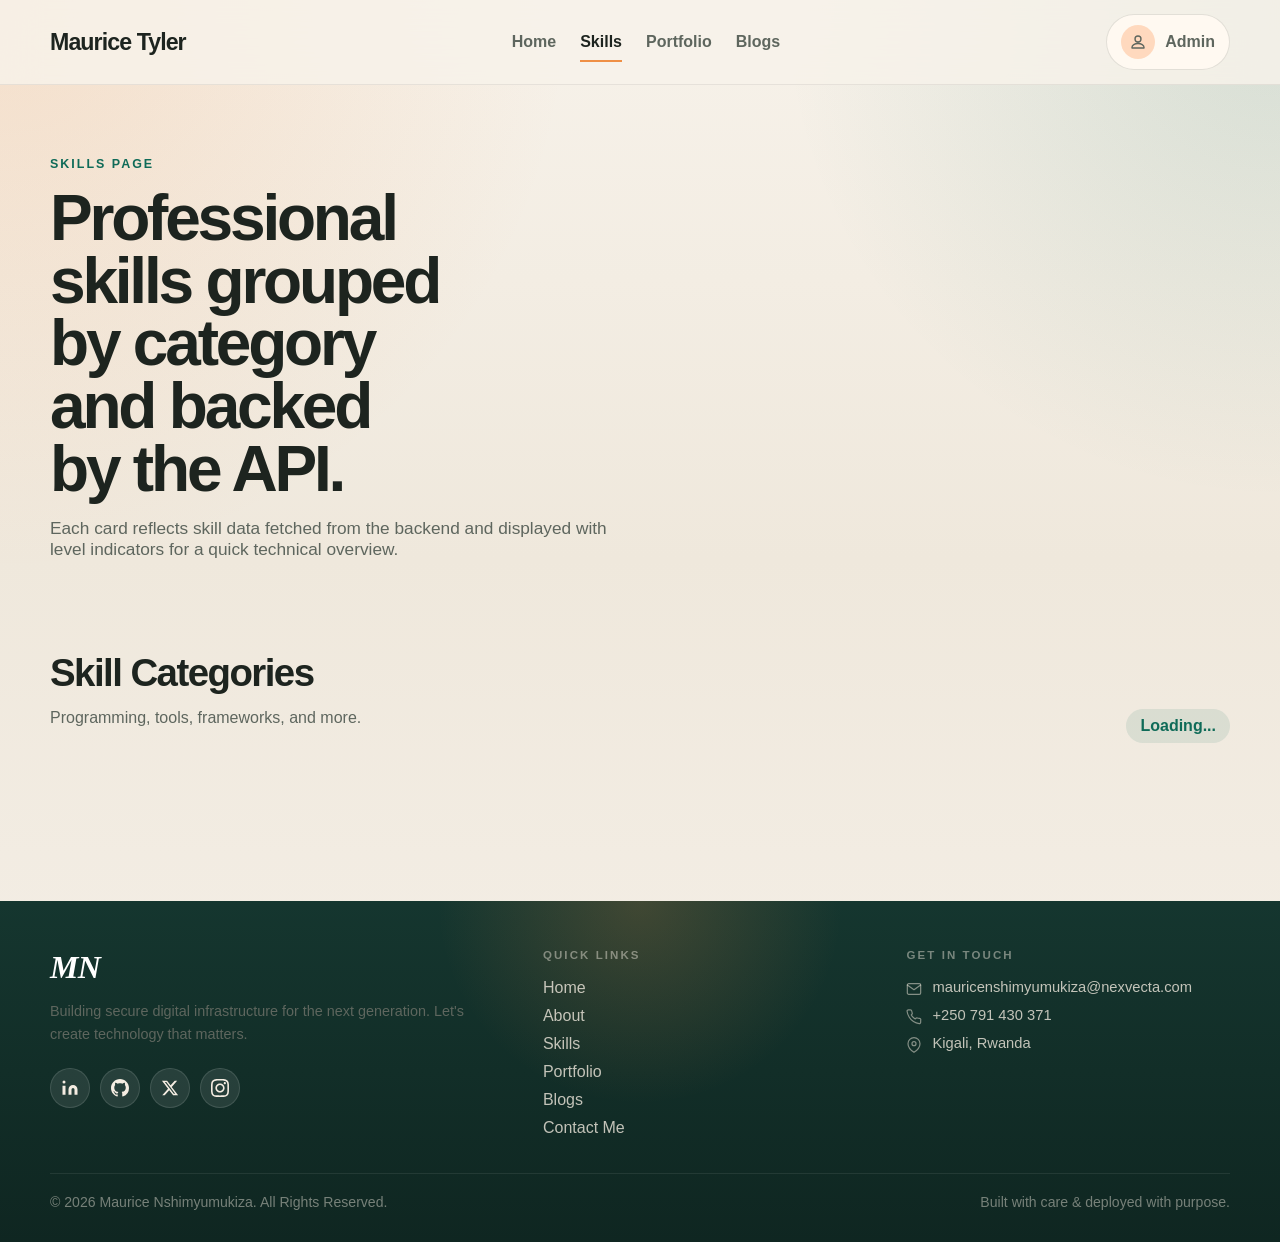
<file: portfolio-htmls/skills.html>
<!DOCTYPE html>
<html lang="en">
<head>
<meta charset="UTF-8">
<meta name="viewport" content="width=device-width, initial-scale=1.0">
<title>Maurice Tyler | Skills</title>
<link rel="stylesheet" href="../css/style.css">
</head>
<body data-page="skills">
<header class="site-header">
  <div class="container navbar">
    <a class="brand" href="index.html">Maurice Tyler</a>
    <button class="menu-toggle" type="button" aria-expanded="false" aria-controls="nav-links" aria-label="Open navigation">
      <span></span><span></span><span></span>
    </button>
    <nav class="nav-shell" aria-label="Primary">
      <ul class="nav-links" id="nav-links">
        <li><a href="index.html">Home</a></li>
        <li><a class="active" href="skills.html">Skills</a></li>
        <li><a href="portfolio.html">Portfolio</a></li>
        <li><a href="blog.html">Blogs</a></li>
      </ul>
    </nav>
    <a class="profile-link" href="admin-login.html" aria-label="Admin login">
      <span class="profile-icon">
        <svg viewBox="0 0 24 24" role="img" aria-hidden="true"><path d="M12 12a4 4 0 1 0-4-4 4 4 0 0 0 4 4Zm0 2c-4.418 0-8 2.239-8 5v1h16v-1c0-2.761-3.582-5-8-5Z"></path></svg>
      </span>
      <span>Admin</span>
    </a>
  </div>
</header>

<main>
  <section class="page-hero">
    <div class="container">
      <p class="eyebrow">Skills Page</p>
      <h1>Professional skills grouped by category and backed by the API.</h1>
      <p class="page-intro">Each card reflects skill data fetched from the backend and displayed with level indicators for a quick technical overview.</p>
    </div>
  </section>

  <section class="section">
    <div class="container section-stack">
      <div class="toolbar">
        <div>
          <h2>Skill Categories</h2>
          <p>Programming, tools, frameworks, and more.</p>
        </div>
        <span class="pill" id="skills-count">Loading...</span>
      </div>
      <div class="skill-category-grid" id="skills-groups"></div>
    </div>
  </section>
</main>

<footer class="site-footer">
  <div class="container footer-grid">
    <div class="footer-col">
      <span class="footer-brand">MN</span>
      <p class="footer-tagline">Building secure digital infrastructure for the next generation. Let's create technology that matters.</p>
      <div class="footer-social-icons">
        <a href="https://www.linkedin.com/in/YOUR-PROFILE" target="_blank" rel="noreferrer" aria-label="LinkedIn">
          <svg viewBox="0 0 24 24" aria-hidden="true"><path d="M16 8a6 6 0 0 1 6 6v7h-4v-7a2 2 0 0 0-2-2 2 2 0 0 0-2 2v7h-4v-7a6 6 0 0 1 6-6zM2 9h4v12H2z"/><circle cx="4" cy="4" r="2"/></svg>
        </a>
        <a href="https://github.com/YOUR-USERNAME" target="_blank" rel="noreferrer" aria-label="GitHub">
          <svg viewBox="0 0 24 24" aria-hidden="true"><path d="M12 0C5.37 0 0 5.37 0 12c0 5.31 3.435 9.795 8.205 11.385.6.105.825-.255.825-.57 0-.285-.015-1.23-.015-2.235-3.015.555-3.795-.735-4.035-1.41-.135-.345-.72-1.41-1.23-1.695-.42-.225-1.02-.78-.015-.795.945-.015 1.62.87 1.845 1.23 1.08 1.815 2.805 1.305 3.495.99.105-.78.42-1.305.765-1.605-2.67-.3-5.46-1.335-5.46-5.925 0-1.305.465-2.385 1.23-3.225-.12-.3-.54-1.53.12-3.18 0 0 1.005-.315 3.3 1.23.96-.27 1.98-.405 3-.405s2.04.135 3 .405c2.295-1.56 3.3-1.23 3.3-1.23.66 1.65.24 2.88.12 3.18.765.84 1.23 1.905 1.23 3.225 0 4.605-2.805 5.625-5.475 5.925.435.375.81 1.095.81 2.22 0 1.605-.015 2.895-.015 3.3 0 .315.225.69.825.57A12.02 12.02 0 0 0 24 12c0-6.63-5.37-12-12-12z"/></svg>
        </a>
        <a href="https://x.com/YOUR-HANDLE" target="_blank" rel="noreferrer" aria-label="X / Twitter">
          <svg viewBox="0 0 24 24" aria-hidden="true"><path d="M18.244 2.25h3.308l-7.227 8.26 8.502 11.24H16.17l-5.214-6.817L4.99 21.75H1.68l7.73-8.835L1.254 2.25H8.08l4.713 6.231zm-1.161 17.52h1.833L7.084 4.126H5.117z"/></svg>
        </a>
        <a href="https://www.instagram.com/YOUR-HANDLE" target="_blank" rel="noreferrer" aria-label="Instagram">
          <svg viewBox="0 0 24 24" aria-hidden="true"><path d="M12 2.163c3.204 0 3.584.012 4.85.07 3.252.148 4.771 1.691 4.919 4.919.058 1.265.069 1.645.069 4.849 0 3.205-.012 3.584-.069 4.849-.149 3.225-1.664 4.771-4.919 4.919-1.266.058-1.644.07-4.85.07-3.204 0-3.584-.012-4.849-.07-3.26-.149-4.771-1.699-4.919-4.92-.058-1.265-.07-1.644-.07-4.849 0-3.204.013-3.583.07-4.849.149-3.227 1.664-4.771 4.919-4.919 1.266-.057 1.645-.069 4.849-.069zm0-2.163c-3.259 0-3.667.014-4.947.072-4.358.2-6.78 2.618-6.98 6.98-.059 1.281-.073 1.689-.073 4.948 0 3.259.014 3.668.072 4.948.2 4.358 2.618 6.78 6.98 6.98 1.281.058 1.689.072 4.948.072 3.259 0 3.668-.014 4.948-.072 4.354-.2 6.782-2.618 6.979-6.98.059-1.28.073-1.689.073-4.948 0-3.259-.014-3.667-.072-4.947-.196-4.354-2.617-6.78-6.979-6.98-1.281-.059-1.69-.073-4.949-.073zm0 5.838c-3.403 0-6.162 2.759-6.162 6.162s2.759 6.163 6.162 6.163 6.162-2.759 6.162-6.163c0-3.403-2.759-6.162-6.162-6.162zm0 10.162c-2.209 0-4-1.79-4-4 0-2.209 1.791-4 4-4s4 1.791 4 4c0 2.21-1.791 4-4 4zm6.406-11.845c-.796 0-1.441.645-1.441 1.44s.645 1.44 1.441 1.44c.795 0 1.439-.645 1.439-1.44s-.644-1.44-1.439-1.44z"/></svg>
        </a>
      </div>
    </div>
    <div class="footer-col">
      <h3>Quick Links</h3>
      <nav class="footer-nav" aria-label="Footer navigation">
        <a href="index.html">Home</a>
        <a href="index.html#about">About</a>
        <a href="index.html#skills">Skills</a>
        <a href="index.html#portfolio">Portfolio</a>
        <a href="blog.html">Blogs</a>
        <a href="index.html#contact">Contact Me</a>
      </nav>
    </div>
    <div class="footer-col">
      <h3>Get in Touch</h3>
      <div class="footer-contact-list">
        <div class="footer-contact-item">
          <svg viewBox="0 0 24 24" aria-hidden="true"><path d="M4 4h16c1.1 0 2 .9 2 2v12c0 1.1-.9 2-2 2H4c-1.1 0-2-.9-2-2V6c0-1.1.9-2 2-2z"/><polyline points="22,6 12,13 2,6"/></svg>
          <a href="mailto:mauricenshimyumukiza@nexvecta.com">mauricenshimyumukiza@nexvecta.com</a>
        </div>
        <div class="footer-contact-item">
          <svg viewBox="0 0 24 24" aria-hidden="true"><path d="M22 16.92v3a2 2 0 0 1-2.18 2 19.79 19.79 0 0 1-8.63-3.07A19.5 19.5 0 0 1 4.69 12a19.79 19.79 0 0 1-3.07-8.67A2 2 0 0 1 3.6 1.27h3a2 2 0 0 1 2 1.72 12.84 12.84 0 0 0 .7 2.81 2 2 0 0 1-.45 2.11L7.91 8.91a16 16 0 0 0 6 6l1-1a2 2 0 0 1 2.11-.45 12.84 12.84 0 0 0 2.81.7A2 2 0 0 1 22 16.92z"/></svg>
          <a href="tel:+250791430371">+250 791 430 371</a>
        </div>
        <div class="footer-contact-item">
          <svg viewBox="0 0 24 24" aria-hidden="true"><path d="M21 10c0 7-9 13-9 13s-9-6-9-13a9 9 0 0 1 18 0z"/><circle cx="12" cy="10" r="3"/></svg>
          <span>Kigali, Rwanda</span>
        </div>
      </div>
    </div>
  </div>
  <div class="container footer-bottom">
    <p>&copy; 2026 Maurice Nshimyumukiza. All Rights Reserved.</p>
    <p>Built with care &amp; deployed with purpose.</p>
  </div>
</footer>

<script src="../java script/script.js"></script>
</body>
</html>
</file>
<file: css/style.css>
:root {
  --bg: #f4efe7;
  --bg-alt: #ebe4d7;
  --surface: rgba(255, 252, 247, 0.82);
  --surface-strong: #fffaf2;
  --ink: #1d241f;
  --muted: #5e665e;
  --line: rgba(29, 36, 31, 0.12);
  --brand: #0f6b58;
  --brand-deep: #094d40;
  --accent: #ef8f45;
  --accent-soft: #ffd9be;
  --success: #2c7a5a;
  --shadow: 0 22px 50px rgba(23, 36, 31, 0.10);
  --radius-lg: 28px;
  --radius-md: 20px;
  --radius-sm: 14px;
  --container: 1180px;
}

* {
  box-sizing: border-box;
}

html {
  scroll-behavior: smooth;
}

body {
  margin: 0;
  font-family: "Segoe UI", Tahoma, Geneva, Verdana, sans-serif;
  color: var(--ink);
  background:
    radial-gradient(circle at top left, rgba(239, 143, 69, 0.18), transparent 32%),
    radial-gradient(circle at top right, rgba(15, 107, 88, 0.14), transparent 28%),
    linear-gradient(180deg, #f7f2ea, #efe8dc 45%, #f6f1ea 100%);
}

img,
video {
  display: block;
  max-width: 100%;
}

a {
  color: inherit;
  text-decoration: none;
}

button,
input,
textarea,
select {
  font: inherit;
}

button {
  cursor: pointer;
}

.sr-only {
  position: absolute;
  width: 1px;
  height: 1px;
  padding: 0;
  margin: -1px;
  overflow: hidden;
  clip: rect(0, 0, 0, 0);
  white-space: nowrap;
  border: 0;
}

.container {
  width: min(var(--container), calc(100% - 40px));
  margin: 0 auto;
}

.site-header {
  position: sticky;
  top: 0;
  z-index: 20;
  backdrop-filter: blur(18px);
  background: rgba(247, 242, 234, 0.84);
  border-bottom: 1px solid rgba(29, 36, 31, 0.08);
}

.navbar {
  min-height: 84px;
  display: flex;
  align-items: center;
  justify-content: space-between;
  gap: 24px;
}

.brand {
  font-size: 1.45rem;
  font-weight: 800;
  letter-spacing: -0.04em;
}

.nav-shell {
  flex: 1;
}

.nav-links {
  list-style: none;
  display: flex;
  justify-content: center;
  gap: 24px;
  padding: 0;
  margin: 0;
}

.nav-links a,
.profile-link {
  color: var(--muted);
  font-weight: 600;
  transition: color 0.2s ease, background 0.2s ease, border-color 0.2s ease;
}

.nav-links a {
  padding: 10px 0;
  border-bottom: 2px solid transparent;
}

.nav-links a:hover,
.nav-links a.active {
  color: var(--ink);
  border-color: var(--accent);
}

.profile-link {
  display: inline-flex;
  align-items: center;
  gap: 10px;
  padding: 10px 14px;
  border: 1px solid var(--line);
  border-radius: 999px;
  background: rgba(255, 250, 242, 0.9);
}

.profile-link:hover,
.active-profile {
  color: var(--ink);
  border-color: rgba(15, 107, 88, 0.24);
}

.profile-icon {
  width: 34px;
  height: 34px;
  display: grid;
  place-items: center;
  border-radius: 50%;
  background: var(--accent-soft);
}

.profile-icon svg {
  width: 18px;
  height: 18px;
  fill: none;
  stroke: currentColor;
  stroke-width: 1.8;
  stroke-linecap: round;
  stroke-linejoin: round;
}

.menu-toggle {
  display: none;
  width: 46px;
  height: 46px;
  padding: 0;
  border: 0;
  background: transparent;
  flex-direction: column;
  justify-content: center;
  gap: 5px;
}

.menu-toggle span {
  width: 24px;
  height: 2px;
  margin: 0 auto;
  background: var(--ink);
}

main {
  min-height: calc(100vh - 84px);
}

.hero-panel,
.page-hero {
  padding: 72px 0 34px;
}

.hero-grid,
.auth-grid,
.contact-callout {
  display: grid;
  grid-template-columns: 1.15fr 0.85fr;
  gap: 28px;
  align-items: stretch;
}

.hero-panel {
  padding-top: 86px;
}

.hero-copy h1,
.page-hero h1,
.auth-copy h1 {
  margin: 0;
  font-size: clamp(2.4rem, 5vw, 4.8rem);
  line-height: 0.98;
  letter-spacing: -0.05em;
  max-width: 11ch;
}

.hero-text,
.page-intro,
.auth-copy p {
  max-width: 62ch;
  color: var(--muted);
  font-size: 1.08rem;
}

.eyebrow,
.feature-kicker,
.panel-label {
  margin: 0 0 16px;
  text-transform: uppercase;
  letter-spacing: 0.16em;
  font-size: 0.78rem;
  color: var(--brand);
  font-weight: 800;
}

.hero-actions,
.social-links,
.footer-nav,
.search-shell {
  display: flex;
  flex-wrap: wrap;
  gap: 14px;
}

.btn {
  display: inline-flex;
  justify-content: center;
  align-items: center;
  min-height: 48px;
  padding: 12px 22px;
  border-radius: 999px;
  border: 0;
  font-weight: 700;
  transition: transform 0.2s ease, background 0.2s ease;
}

.btn:hover {
  transform: translateY(-1px);
}

.btn-primary {
  color: white;
  background: linear-gradient(135deg, var(--brand), var(--brand-deep));
}

.btn-secondary {
  color: var(--ink);
  background: rgba(255, 250, 242, 0.95);
  border: 1px solid rgba(29, 36, 31, 0.12);
}

.panel,
.feature-card,
.info-card,
.timeline-card,
.blog-card,
.form-card,
.dashboard-card,
.data-list-card,
.empty-state,
.metric-card {
  background: var(--surface);
  border: 1px solid rgba(255, 255, 255, 0.55);
  border-radius: var(--radius-lg);
  box-shadow: var(--shadow);
}

.hero-metrics,
.form-card,
.dashboard-card {
  padding: 28px;
}

.metric-grid,
.cards-grid,
.skill-category-grid,
.dashboard-grid,
.admin-list-grid,
.admin-forms-grid,
.metrics-strip {
  display: grid;
  gap: 20px;
}

.metric-grid {
  grid-template-columns: repeat(2, minmax(0, 1fr));
}

.metric-grid article,
.metric-card {
  padding: 20px;
  border-radius: var(--radius-md);
  background: rgba(255, 255, 255, 0.56);
  border: 1px solid rgba(29, 36, 31, 0.08);
}

.metric-grid strong,
.metric-card strong {
  display: block;
  font-size: 1.9rem;
  margin-bottom: 6px;
}

.section {
  padding: 42px 0 70px;
}

.section-alt {
  background: rgba(235, 228, 215, 0.48);
}

.section-stack {
  display: grid;
  gap: 24px;
}

.section-heading h2,
.toolbar h2,
.card-heading h2,
.site-footer h2 {
  margin: 0;
  font-size: clamp(1.7rem, 3vw, 2.8rem);
  line-height: 1.05;
  letter-spacing: -0.04em;
}

.split-heading,
.toolbar,
.list-header,
.card-heading {
  display: flex;
  justify-content: space-between;
  align-items: end;
  gap: 16px;
}

.text-link {
  color: var(--brand);
  font-weight: 700;
}

.quick-link-grid,
.cards-grid,
.skill-category-grid,
.admin-forms-grid {
  grid-template-columns: repeat(auto-fit, minmax(250px, 1fr));
}

.feature-card,
.timeline-card,
.blog-card,
.data-list-card,
.info-card {
  padding: 24px;
}

.feature-card h3,
.timeline-card h3,
.blog-card h3,
.data-list-card h3,
.auth-card h3 {
  margin: 0 0 12px;
  font-size: 1.28rem;
}

.feature-card p:last-child,
.timeline-card p,
.blog-card p,
.data-item p,
.site-footer p,
.toolbar p,
.card-heading p,
.list-header p,
.empty-state p {
  color: var(--muted);
}

.chips-wrap {
  display: flex;
  flex-wrap: wrap;
  gap: 12px;
}

.chip {
  padding: 10px 14px;
  border-radius: 999px;
  background: rgba(255, 250, 242, 0.88);
  border: 1px solid rgba(29, 36, 31, 0.12);
  font-weight: 600;
}

.pill {
  display: inline-flex;
  align-items: center;
  padding: 8px 14px;
  border-radius: 999px;
  background: rgba(15, 107, 88, 0.10);
  color: var(--brand);
  font-weight: 700;
}

.skill-category {
  padding: 24px;
}

.skill-list {
  display: grid;
  gap: 14px;
  margin-top: 18px;
}

.skill-item {
  display: grid;
  gap: 8px;
  padding: 16px;
  border-radius: var(--radius-md);
  background: rgba(255, 255, 255, 0.56);
  border: 1px solid rgba(29, 36, 31, 0.08);
}

.skill-item header {
  display: flex;
  justify-content: space-between;
  gap: 16px;
}

.level-bar {
  width: 100%;
  height: 10px;
  border-radius: 999px;
  background: rgba(15, 107, 88, 0.10);
  overflow: hidden;
}

.level-bar span {
  display: block;
  height: 100%;
  border-radius: inherit;
  background: linear-gradient(90deg, var(--brand), var(--accent));
}

.expandable {
  overflow: hidden;
}

.expandable summary {
  cursor: pointer;
  list-style: none;
  display: flex;
  justify-content: space-between;
  align-items: center;
  gap: 16px;
}

.expandable summary::-webkit-details-marker {
  display: none;
}

.expandable summary::after {
  content: "+";
  font-size: 1.4rem;
  font-weight: 400;
}

.expandable[open] summary::after {
  content: "-";
}

.timeline-list {
  display: grid;
  gap: 16px;
  margin-top: 18px;
}

.timeline-meta,
.blog-meta {
  display: flex;
  flex-wrap: wrap;
  gap: 10px 14px;
  color: var(--muted);
  font-size: 0.95rem;
}

.action-row {
  display: flex;
  flex-wrap: wrap;
  gap: 10px;
  align-items: center;
}

.link-row {
  display: flex;
  flex-wrap: wrap;
  gap: 12px;
}

.inline-link {
  color: var(--brand);
  font-weight: 700;
}

.blog-grid {
  align-items: start;
}

.blog-card {
  display: grid;
  gap: 18px;
}

.blog-card img,
.blog-card video {
  width: 100%;
  border-radius: 18px;
  aspect-ratio: 16 / 9;
  object-fit: cover;
  background: #d9d1c3;
}

.comment-list,
.data-list {
  display: grid;
  gap: 12px;
}

.comment-item,
.data-item {
  padding: 16px;
  border-radius: 18px;
  background: rgba(255, 255, 255, 0.58);
  border: 1px solid rgba(29, 36, 31, 0.08);
}

.comment-item strong,
.data-item strong {
  display: block;
}

.comment-form,
.reply-form {
  display: grid;
  gap: 10px;
}

.search-shell {
  align-items: center;
}

.search-input {
  flex: 1;
}

.search-input input,
.form-card input,
.form-card textarea,
.form-card select {
  width: 100%;
  padding: 14px 16px;
  border-radius: 16px;
  border: 1px solid rgba(29, 36, 31, 0.12);
  background: rgba(255, 255, 255, 0.8);
  color: var(--ink);
}

.form-card textarea {
  resize: vertical;
}

.form-row {
  display: grid;
  gap: 12px;
}

.two-up {
  grid-template-columns: repeat(2, minmax(0, 1fr));
}

.form-status {
  min-height: 24px;
  margin: 6px 0 0;
  color: var(--brand);
  font-weight: 600;
}

.auth-layout {
  padding-top: 78px;
}

.auth-card {
  align-self: center;
}

.credentials-note {
  margin-top: 24px;
  display: grid;
  gap: 8px;
  padding: 18px;
  border-radius: 20px;
  background: rgba(255, 250, 242, 0.7);
  border: 1px solid rgba(29, 36, 31, 0.10);
}

.dashboard-layout {
  display: grid;
  gap: 24px;
}

.metrics-strip {
  grid-template-columns: repeat(auto-fit, minmax(180px, 1fr));
}

.dashboard-grid {
  grid-template-columns: 1fr;
}

.compact-form {
  gap: 12px;
}

.admin-list-grid {
  grid-template-columns: repeat(auto-fit, minmax(260px, 1fr));
}

.data-item .action-row {
  margin-top: 12px;
}

.small-button {
  border: 0;
  padding: 10px 12px;
  border-radius: 999px;
  background: rgba(15, 107, 88, 0.10);
  color: var(--brand);
  font-weight: 700;
}

.small-button.danger {
  background: rgba(192, 52, 52, 0.10);
  color: #9f3030;
}

.empty-state {
  padding: 28px;
  text-align: center;
}

.site-footer {
  margin-top: 0;
  padding-top: 48px;
  color: #f5ede2;
  background:
    radial-gradient(circle at top, rgba(239, 143, 69, 0.20), transparent 28%),
    linear-gradient(180deg, #15362f, #0f2621);
}

.footer-grid {
  display: grid;
  grid-template-columns: 1.4fr 1fr 1fr;
  gap: 40px;
  padding-bottom: 36px;
}

.footer-brand {
  font-family: Georgia, 'Times New Roman', serif;
  font-style: italic;
  font-size: 2rem;
  font-weight: 800;
  letter-spacing: -0.02em;
  color: #fff;
  display: block;
  margin-bottom: 14px;
}

.footer-tagline {
  color: rgba(245, 237, 226, 0.6);
  font-size: 0.9rem;
  line-height: 1.6;
  margin: 0 0 22px;
}

.footer-social-icons {
  display: flex;
  gap: 10px;
  flex-wrap: wrap;
}

.footer-social-icons a {
  width: 40px;
  height: 40px;
  display: grid;
  place-items: center;
  border-radius: 50%;
  background: rgba(255, 255, 255, 0.09);
  border: 1px solid rgba(255, 255, 255, 0.12);
  transition: background 0.2s ease, transform 0.2s ease;
}

.footer-social-icons a:hover {
  background: rgba(255, 255, 255, 0.18);
  transform: translateY(-2px);
}

.footer-social-icons svg {
  width: 18px;
  height: 18px;
  fill: #f5ede2;
  stroke: none;
}

.footer-col h3 {
  font-size: 0.72rem;
  font-weight: 800;
  text-transform: uppercase;
  letter-spacing: 0.18em;
  color: rgba(245, 237, 226, 0.45);
  margin: 0 0 18px;
}

.footer-nav,
.footer-contact-list {
  display: grid;
  gap: 10px;
}

.footer-nav a {
  color: rgba(245, 237, 226, 0.78);
  font-weight: 500;
  transition: color 0.2s ease;
}

.footer-nav a:hover {
  color: #fff;
}

.footer-contact-item {
  display: flex;
  align-items: flex-start;
  gap: 10px;
  color: rgba(245, 237, 226, 0.78);
  font-size: 0.92rem;
}

.footer-contact-item svg {
  width: 16px;
  height: 16px;
  flex-shrink: 0;
  margin-top: 2px;
  stroke: rgba(245, 237, 226, 0.5);
  fill: none;
  stroke-width: 1.8;
  stroke-linecap: round;
  stroke-linejoin: round;
}

.footer-bottom {
  padding: 20px 0 32px;
  border-top: 1px solid rgba(255, 255, 255, 0.08);
  display: flex;
  justify-content: space-between;
  align-items: center;
  gap: 16px;
  flex-wrap: wrap;
}

.footer-bottom p {
  margin: 0;
  font-size: 0.88rem;
  color: rgba(245, 237, 226, 0.45);
}

/* ─── Dark header variant ──────────────────────────────────── */

.header-dark {
  background: rgba(18, 44, 31, 0.94) !important;
  border-bottom-color: rgba(255, 255, 255, 0.06) !important;
}

.header-dark .brand {
  color: #ffffff;
  font-family: Georgia, 'Times New Roman', serif;
  font-style: italic;
  letter-spacing: 0;
}

.header-dark .nav-links a {
  color: rgba(255, 255, 255, 0.72);
}

.header-dark .nav-links a:hover,
.header-dark .nav-links a.active {
  color: #ffffff;
  border-color: #d4a320;
}

.header-dark .profile-link {
  color: rgba(255, 255, 255, 0.85);
  background: rgba(255, 255, 255, 0.10);
  border-color: rgba(255, 255, 255, 0.16);
}

.header-dark .profile-icon {
  background: rgba(255, 255, 255, 0.14);
}

.header-dark .profile-icon svg {
  stroke: #fff;
}

.header-dark .menu-toggle span {
  background: #ffffff;
}

@media (max-width: 860px) {
  .header-dark .nav-links {
    background: rgba(18, 44, 31, 0.98);
    border-bottom-color: rgba(255, 255, 255, 0.08);
    color: #fff;
  }

  .header-dark .nav-links a {
    color: rgba(255, 255, 255, 0.80);
  }
}

/* ─── Dark hero panel ─────────────────────────────────────── */

.hero-dark {
  background: linear-gradient(150deg, #1a3d2a 0%, #1e4a36 55%, #172e24 100%);
  padding: 80px 0 72px;
  position: relative;
  overflow: hidden;
}

.hero-dark .hero-grid {
  align-items: center;
  grid-template-columns: 1fr 1fr;
}

.hero-dark .hero-tagline {
  color: rgba(255, 255, 255, 0.50);
  font-size: 0.92rem;
  margin: 0 0 16px;
  letter-spacing: 0.01em;
}

.hero-dark .hero-copy h1 {
  color: #ffffff;
  font-size: clamp(1.9rem, 3.6vw, 3.2rem);
  line-height: 1.2;
  max-width: 18ch;
  letter-spacing: -0.02em;
  margin: 0 0 20px;
}

.hero-dark .hero-text {
  color: rgba(255, 255, 255, 0.65);
  font-size: 1.02rem;
}

.btn-gold {
  background: linear-gradient(135deg, #d4a320, #b88a18);
  color: #111;
  font-weight: 700;
  border: 0;
}

.btn-gold:hover {
  background: linear-gradient(135deg, #e0b030, #c8961e);
  transform: translateY(-1px);
}

.btn-outline-gold {
  background: transparent;
  border: 2px solid #d4a320;
  color: #d4a320;
  font-weight: 700;
}

.btn-outline-gold:hover {
  background: rgba(212, 163, 32, 0.12);
  transform: translateY(-1px);
}

.hero-photo-wrap {
  position: relative;
  display: flex;
  justify-content: center;
  align-items: flex-end;
}

.hero-photo-wrap img {
  border-radius: 20px;
  max-height: 500px;
  width: 100%;
  max-width: 380px;
  object-fit: cover;
  object-position: top;
  position: relative;
  z-index: 1;
}

.hero-photo-dots {
  position: absolute;
  top: -24px;
  right: -16px;
  width: 150px;
  height: 150px;
  background-image: radial-gradient(circle, rgba(255, 255, 255, 0.55) 1.5px, transparent 1.5px);
  background-size: 13px 13px;
  pointer-events: none;
  z-index: 0;
}

@media (max-width: 980px) {
  .hero-dark .hero-grid {
    grid-template-columns: 1fr;
  }

  .hero-photo-wrap {
    order: -1;
  }

  .hero-photo-wrap img {
    max-height: 320px;
    max-width: 260px;
  }
}

/* ─── About Me section ────────────────────────────────────── */

.about-section {
  background: var(--surface-strong);
}

.about-heading {
  text-align: center;
  margin-bottom: 36px;
}

.about-heading h2 {
  margin: 0 0 12px;
  font-size: clamp(1.8rem, 3vw, 2.6rem);
  letter-spacing: -0.04em;
}

.about-rule {
  display: block;
  width: 52px;
  height: 3px;
  border-radius: 2px;
  background: var(--accent);
  margin: 0 auto;
}

.about-body {
  max-width: 780px;
  margin: 0 auto;
  display: grid;
  gap: 20px;
  text-align: center;
  font-size: 1.02rem;
  line-height: 1.75;
  color: var(--muted);
}

.about-body p {
  margin: 0;
}

.highlight {
  color: var(--brand);
  font-weight: 700;
}

/* ─── Languages / tech stack section ─────────────────────── */

.lang-section {
  padding: 60px 0;
}

.lang-grid {
  display: grid;
  grid-template-columns: 1fr 2fr;
  gap: 48px;
  align-items: center;
}

.lang-pitch h2 {
  margin: 0 0 28px;
  font-size: clamp(1.6rem, 2.8vw, 2.4rem);
  line-height: 1.2;
  letter-spacing: -0.04em;
}

.btn-dark {
  background: var(--ink);
  color: #fff;
  font-weight: 700;
  border: 0;
}

.btn-dark:hover {
  background: #2e3d32;
  transform: translateY(-1px);
}

.lang-cards {
  display: grid;
  grid-template-columns: repeat(3, minmax(0, 1fr));
  gap: 20px;
}

.lang-card {
  background: var(--surface-strong);
  border: 1px solid rgba(29, 36, 31, 0.10);
  border-radius: var(--radius-md);
  padding: 24px 16px 20px;
  display: grid;
  justify-items: center;
  gap: 10px;
  text-align: center;
  transition: box-shadow 0.2s ease, transform 0.2s ease;
}

.lang-card:hover {
  box-shadow: 0 8px 28px rgba(23, 36, 31, 0.10);
  transform: translateY(-3px);
}

.lang-card img {
  width: 64px;
  height: 64px;
  object-fit: contain;
}

.lang-label {
  margin: 0;
  font-size: 0.82rem;
  color: var(--muted);
}

.lang-card strong {
  font-size: 0.98rem;
  color: var(--ink);
}

@media (max-width: 860px) {
  .lang-grid {
    grid-template-columns: 1fr;
    gap: 32px;
  }

  .lang-pitch {
    text-align: center;
  }

  .lang-explore {
    margin: 0 auto;
    display: flex;
    width: fit-content;
  }
}

@media (max-width: 480px) {
  .lang-cards {
    grid-template-columns: 1fr;
    max-width: 260px;
    margin: 0 auto;
  }
}

/* ─── Technical Skills section ───────────────────────────── */

.tech-skills-section {
  background: #cee8d4;
}

.tech-skills-grid {
  display: grid;
  grid-template-columns: repeat(2, minmax(0, 1fr));
  gap: 20px;
  margin-top: 12px;
}

.tech-skill-card {
  background: rgba(255, 255, 255, 0.52);
  border: 1px solid rgba(255, 255, 255, 0.70);
  border-radius: var(--radius-md);
  padding: 24px 28px 26px;
}

.tech-skill-card h3 {
  margin: 0 0 14px;
  font-size: 1rem;
  font-weight: 700;
  color: var(--ink);
}

.tech-skill-card ul {
  margin: 0;
  padding: 0;
  list-style: none;
  display: grid;
  gap: 6px;
}

.tech-skill-card ul li {
  font-size: 0.88rem;
  color: #3a4a3e;
  padding-left: 14px;
  position: relative;
}

.tech-skill-card ul li::before {
  content: "•";
  position: absolute;
  left: 0;
  color: var(--brand);
  font-weight: 700;
}

@media (max-width: 640px) {
  .tech-skills-grid {
    grid-template-columns: 1fr;
  }
}

/* ─── Featured Projects section ──────────────────────────── */

.fp-section {
  background: var(--surface-strong);
}

.fp-header {
  display: flex;
  justify-content: space-between;
  align-items: flex-end;
  gap: 20px;
  margin-bottom: 40px;
  flex-wrap: wrap;
}

.fp-header h2 {
  margin: 8px 0 0;
  font-size: clamp(1.7rem, 3vw, 2.6rem);
  letter-spacing: -0.04em;
}

.btn-outline-brand {
  display: inline-flex;
  align-items: center;
  gap: 8px;
  padding: 12px 22px;
  border-radius: 999px;
  border: 1.5px solid var(--brand);
  color: var(--brand);
  font-weight: 700;
  font-size: 0.92rem;
  background: transparent;
  transition: background 0.2s ease, color 0.2s ease, transform 0.2s ease;
  white-space: nowrap;
}

.btn-outline-brand:hover {
  background: var(--brand);
  color: #fff;
  transform: translateY(-1px);
}

.fp-grid {
  display: grid;
  grid-template-columns: repeat(2, minmax(0, 1fr));
  gap: 24px;
}

.fp-card {
  display: flex;
  flex-direction: column;
  gap: 20px;
  background: #fff;
  border: 1px solid rgba(29, 36, 31, 0.09);
  border-radius: var(--radius-lg);
  padding: 32px;
  transition: box-shadow 0.25s ease, transform 0.25s ease;
}

.fp-card:hover {
  box-shadow: 0 16px 48px rgba(23, 36, 31, 0.11);
  transform: translateY(-4px);
}

.fp-meta {
  display: flex;
  align-items: center;
  gap: 14px;
}

.fp-number {
  font-size: 0.78rem;
  font-weight: 800;
  letter-spacing: 0.12em;
  color: var(--brand);
  background: rgba(15, 107, 88, 0.10);
  padding: 5px 10px;
  border-radius: 999px;
}

.fp-category {
  font-size: 0.78rem;
  font-weight: 700;
  text-transform: uppercase;
  letter-spacing: 0.14em;
  color: var(--muted);
}

.fp-body {
  flex: 1;
  display: grid;
  gap: 12px;
}

.fp-body h3 {
  margin: 0;
  font-size: 1.3rem;
  letter-spacing: -0.02em;
  color: var(--ink);
}

.fp-body p {
  margin: 0;
  font-size: 0.95rem;
  line-height: 1.7;
  color: var(--muted);
}

.fp-tags {
  display: flex;
  flex-wrap: wrap;
  gap: 8px;
  margin-top: 4px;
}

.fp-tags span {
  font-size: 0.78rem;
  font-weight: 600;
  padding: 5px 12px;
  border-radius: 999px;
  background: rgba(29, 36, 31, 0.06);
  color: var(--ink);
}

.fp-link {
  display: inline-flex;
  align-items: center;
  gap: 8px;
  font-weight: 700;
  font-size: 0.92rem;
  color: var(--brand);
  border-top: 1px solid rgba(29, 36, 31, 0.08);
  padding-top: 18px;
  transition: gap 0.2s ease;
}

.fp-link:hover {
  gap: 12px;
}

.fp-link svg {
  width: 16px;
  height: 16px;
  stroke: currentColor;
  fill: none;
  stroke-width: 2;
  stroke-linecap: round;
  stroke-linejoin: round;
}

/* ─── Core Skills section ─────────────────────────────────── */

.cs-section {
  background: var(--bg-alt);
}

.cs-grid {
  display: grid;
  grid-template-columns: repeat(3, minmax(0, 1fr));
  gap: 20px;
}

.cs-group {
  background: rgba(255, 255, 255, 0.70);
  border: 1px solid rgba(29, 36, 31, 0.09);
  border-radius: var(--radius-md);
  padding: 24px;
  display: grid;
  gap: 16px;
}

.cs-group-label {
  margin: 0;
  font-size: 0.72rem;
  font-weight: 800;
  text-transform: uppercase;
  letter-spacing: 0.16em;
  color: var(--brand);
}

.cs-pills {
  display: flex;
  flex-wrap: wrap;
  gap: 8px;
}

.cs-pills span {
  font-size: 0.88rem;
  font-weight: 600;
  padding: 7px 14px;
  border-radius: 999px;
  background: rgba(15, 107, 88, 0.08);
  color: var(--ink);
  border: 1px solid rgba(15, 107, 88, 0.15);
}

@media (max-width: 860px) {
  .fp-grid,
  .cs-grid {
    grid-template-columns: 1fr;
  }

  .fp-header {
    align-items: flex-start;
  }
}

/* ─── Centered CTA row below sections ────────────────────── */

.section-cta-row {
  display: flex;
  justify-content: center;
  margin-top: 40px;
}

/* ─── Blog landing page ──────────────────────────────────── */

.blog-hero {
  background: linear-gradient(150deg, #1a3d2a 0%, #1e4a36 55%, #172e24 100%);
  padding: 80px 0 72px;
  text-align: center;
}

.blog-hero .eyebrow {
  color: rgba(255, 255, 255, 0.50);
}

.blog-hero h1 {
  color: #fff;
  font-size: clamp(2rem, 4vw, 3.4rem);
  letter-spacing: -0.04em;
  margin: 10px 0 16px;
}

.blog-hero p {
  color: rgba(255, 255, 255, 0.60);
  font-size: 1.05rem;
  max-width: 52ch;
  margin: 0 auto;
  line-height: 1.7;
}

.blog-filter-section {
  background: var(--bg-alt);
  padding-bottom: 72px;
}

.blog-topics-bar {
  display: flex;
  gap: 10px;
  flex-wrap: wrap;
  padding: 32px 0 36px;
}

.blog-topic-btn {
  padding: 9px 20px;
  border-radius: 999px;
  border: 1.5px solid rgba(29, 36, 31, 0.16);
  background: transparent;
  color: var(--muted);
  font-weight: 600;
  font-size: 0.88rem;
  cursor: pointer;
  transition: background 0.18s ease, color 0.18s ease, border-color 0.18s ease;
  white-space: nowrap;
}

.blog-topic-btn:hover {
  border-color: var(--brand);
  color: var(--brand);
}

.blog-topic-btn.active {
  background: var(--brand);
  border-color: var(--brand);
  color: #fff;
}

/* Featured article card */
.post-featured-card {
  background: #fff;
  border: 1px solid rgba(29, 36, 31, 0.09);
  border-radius: var(--radius-lg);
  padding: 40px 44px;
  margin-bottom: 24px;
  transition: box-shadow 0.25s ease, transform 0.25s ease;
}

.post-featured-card:hover {
  box-shadow: 0 14px 44px rgba(23, 36, 31, 0.11);
  transform: translateY(-3px);
}

.post-featured-card h2 {
  margin: 14px 0 14px;
  font-size: clamp(1.5rem, 2.8vw, 2.2rem);
  letter-spacing: -0.03em;
  line-height: 1.2;
}

.post-featured-card > p {
  color: var(--muted);
  font-size: 1rem;
  line-height: 1.72;
  max-width: 72ch;
  margin: 0 0 24px;
}

/* Regular article cards grid */
.post-cards-grid {
  display: grid;
  grid-template-columns: repeat(3, minmax(0, 1fr));
  gap: 20px;
}

.post-card {
  background: #fff;
  border: 1px solid rgba(29, 36, 31, 0.09);
  border-radius: var(--radius-md);
  padding: 24px;
  display: flex;
  flex-direction: column;
  gap: 12px;
  transition: box-shadow 0.22s ease, transform 0.22s ease;
}

.post-card:hover {
  box-shadow: 0 10px 32px rgba(23, 36, 31, 0.10);
  transform: translateY(-3px);
}

.post-card h3 {
  margin: 0;
  font-size: 1.1rem;
  letter-spacing: -0.02em;
  line-height: 1.35;
}

.post-card > p {
  margin: 0;
  color: var(--muted);
  font-size: 0.9rem;
  line-height: 1.65;
  flex: 1;
  display: -webkit-box;
  -webkit-line-clamp: 3;
  -webkit-box-orient: vertical;
  overflow: hidden;
}

.post-topic-badge {
  display: inline-flex;
  padding: 4px 12px;
  border-radius: 999px;
  background: rgba(15, 107, 88, 0.10);
  color: var(--brand);
  font-size: 0.75rem;
  font-weight: 700;
  text-transform: uppercase;
  letter-spacing: 0.12em;
}

.post-meta {
  display: flex;
  gap: 14px;
  font-size: 0.82rem;
  color: var(--muted);
  flex-wrap: wrap;
}

.post-card-footer {
  display: flex;
  justify-content: space-between;
  align-items: center;
  gap: 12px;
  flex-wrap: wrap;
  margin-top: auto;
  padding-top: 14px;
  border-top: 1px solid rgba(29, 36, 31, 0.07);
}

.post-read-link {
  display: inline-flex;
  align-items: center;
  gap: 6px;
  font-size: 0.86rem;
  font-weight: 700;
  color: var(--brand);
  white-space: nowrap;
  transition: gap 0.18s ease;
}

.post-read-link:hover {
  gap: 10px;
}

.post-read-link svg {
  width: 14px;
  height: 14px;
  stroke: currentColor;
  fill: none;
  stroke-width: 2;
  stroke-linecap: round;
  stroke-linejoin: round;
}

.blog-empty {
  padding: 40px;
  text-align: center;
  color: var(--muted);
  background: rgba(255,255,255,0.6);
  border-radius: var(--radius-md);
  border: 1px dashed rgba(29,36,31,0.12);
}

@media (max-width: 980px) {
  .post-cards-grid {
    grid-template-columns: repeat(2, minmax(0, 1fr));
  }
}

@media (max-width: 640px) {
  .post-cards-grid {
    grid-template-columns: 1fr;
  }

  .post-featured-card {
    padding: 24px 20px;
  }
}

/* ─── Blog article detail page ────────────────────────────── */

.article-hero {
  background: linear-gradient(150deg, #1a3d2a 0%, #1e4a36 55%, #172e24 100%);
  padding: 64px 0 72px;
}

.article-back {
  display: inline-flex;
  align-items: center;
  gap: 8px;
  color: rgba(255, 255, 255, 0.55);
  font-size: 0.88rem;
  font-weight: 600;
  margin-bottom: 32px;
  transition: color 0.18s ease, gap 0.18s ease;
}

.article-back:hover {
  color: rgba(255, 255, 255, 0.90);
  gap: 12px;
}

.article-back svg {
  width: 15px;
  height: 15px;
  stroke: currentColor;
  fill: none;
  stroke-width: 2;
  stroke-linecap: round;
  stroke-linejoin: round;
}

.article-hero h1 {
  color: #fff;
  font-size: clamp(1.8rem, 3.8vw, 3rem);
  letter-spacing: -0.035em;
  line-height: 1.18;
  margin: 16px 0 22px;
  max-width: 20ch;
}

.article-hero-meta {
  display: flex;
  align-items: center;
  gap: 16px;
  flex-wrap: wrap;
  color: rgba(255, 255, 255, 0.55);
  font-size: 0.88rem;
}

.article-hero-meta span {
  display: flex;
  align-items: center;
  gap: 6px;
}

.article-hero-meta .meta-dot {
  width: 4px;
  height: 4px;
  border-radius: 50%;
  background: rgba(255, 255, 255, 0.30);
}

.article-body-section {
  padding: 64px 0 80px;
  background: var(--surface-strong);
}

.article-prose {
  max-width: 700px;
  margin: 0 auto;
  font-size: 1.05rem;
  line-height: 1.80;
  color: #2a3630;
}

.article-prose h2 {
  margin: 40px 0 14px;
  font-size: 1.4rem;
  letter-spacing: -0.03em;
  color: var(--ink);
}

.article-prose p {
  margin: 0 0 20px;
}

.article-prose strong {
  color: var(--ink);
  font-weight: 700;
}

.article-back-bottom {
  display: inline-flex;
  align-items: center;
  gap: 8px;
  margin-top: 48px;
  font-weight: 700;
  color: var(--brand);
  font-size: 0.92rem;
  transition: gap 0.18s ease;
}

.article-back-bottom:hover {
  gap: 12px;
}

.article-back-bottom svg {
  width: 15px;
  height: 15px;
  stroke: currentColor;
  fill: none;
  stroke-width: 2;
  stroke-linecap: round;
  stroke-linejoin: round;
}

.article-not-found {
  text-align: center;
  padding: 80px 20px;
  color: var(--muted);
}

/* ─── Admin login split-screen ───────────────────────────── */

.auth-main {
  min-height: calc(100vh - 84px);
  display: flex;
}

.auth-split {
  display: grid;
  grid-template-columns: 1fr 1fr;
  flex: 1;
  width: 100%;
}

/* Left: dark brand panel */
.auth-brand-panel {
  background: linear-gradient(150deg, #1a3d2a 0%, #1e4a36 55%, #172e24 100%);
  padding: 64px 52px;
  display: flex;
  flex-direction: column;
  justify-content: center;
  position: relative;
  overflow: hidden;
}

.auth-brand-dots {
  position: absolute;
  bottom: -20px;
  right: -20px;
  width: 220px;
  height: 220px;
  background-image: radial-gradient(circle, rgba(255,255,255,0.25) 1.5px, transparent 1.5px);
  background-size: 14px 14px;
  pointer-events: none;
}

.auth-brand-content {
  position: relative;
  z-index: 1;
}

.auth-logo {
  display: block;
  font-family: Georgia, 'Times New Roman', serif;
  font-style: italic;
  font-size: 3.6rem;
  font-weight: 800;
  color: #fff;
  letter-spacing: -0.02em;
  margin-bottom: 22px;
}

.auth-brand-panel h2 {
  margin: 0 0 14px;
  font-size: 1.7rem;
  font-weight: 800;
  color: #fff;
  letter-spacing: -0.03em;
}

.auth-brand-panel > div > p {
  color: rgba(255, 255, 255, 0.60);
  font-size: 0.97rem;
  line-height: 1.72;
  max-width: 36ch;
  margin: 0 0 36px;
}

.auth-features {
  list-style: none;
  padding: 0;
  margin: 0;
  display: grid;
  gap: 16px;
}

.auth-features li {
  display: flex;
  align-items: center;
  gap: 14px;
  color: rgba(255, 255, 255, 0.78);
  font-size: 0.92rem;
  line-height: 1.4;
}

.auth-feat-icon {
  width: 34px;
  height: 34px;
  flex-shrink: 0;
  display: grid;
  place-items: center;
  border-radius: 8px;
  background: rgba(255, 255, 255, 0.10);
  border: 1px solid rgba(255, 255, 255, 0.14);
}

.auth-feat-icon svg {
  width: 15px;
  height: 15px;
  stroke: rgba(255, 255, 255, 0.80);
  fill: none;
  stroke-width: 1.8;
  stroke-linecap: round;
  stroke-linejoin: round;
}

/* Right: light form panel */
.auth-form-panel {
  display: flex;
  align-items: center;
  justify-content: center;
  padding: 64px 52px;
  background: var(--surface-strong);
}

.auth-form-wrap {
  width: 100%;
  max-width: 380px;
}

.auth-form-wrap .eyebrow {
  color: var(--brand);
  margin-bottom: 8px;
}

.auth-form-wrap h1 {
  margin: 0 0 8px;
  font-size: clamp(1.8rem, 3vw, 2.4rem);
  letter-spacing: -0.04em;
}

.auth-form-sub {
  color: var(--muted);
  font-size: 0.95rem;
  margin: 0 0 28px;
}

.auth-form {
  display: grid;
  gap: 18px;
  margin-bottom: 24px;
}

/* Reuse .contact-field for consistent input styling */
.auth-form .contact-field label {
  color: var(--ink);
  font-size: 0.88rem;
}

.auth-form .contact-field input {
  background: rgba(255, 255, 255, 0.85);
  border: 1.5px solid rgba(29, 36, 31, 0.14);
  color: var(--ink);
  border-radius: 12px;
  padding: 13px 16px;
  width: 100%;
  font: inherit;
  transition: border-color 0.2s ease;
}

.auth-form .contact-field input::placeholder {
  color: rgba(29, 36, 31, 0.35);
}

.auth-form .contact-field input:focus {
  outline: none;
  border-color: var(--brand);
  background: #fff;
}

.auth-submit {
  width: 100%;
  background: linear-gradient(135deg, var(--brand), var(--brand-deep));
  color: #fff;
  font-weight: 700;
  border: 0;
  margin-top: 4px;
}

.auth-submit:hover {
  filter: brightness(1.08);
  transform: translateY(-1px);
}

.auth-demo-note {
  padding: 16px 18px;
  border-radius: 14px;
  background: rgba(15, 107, 88, 0.07);
  border: 1px solid rgba(15, 107, 88, 0.14);
  display: grid;
  gap: 10px;
  margin-bottom: 24px;
}

.auth-demo-note strong {
  font-size: 0.78rem;
  font-weight: 800;
  text-transform: uppercase;
  letter-spacing: 0.14em;
  color: var(--brand);
}

.auth-demo-row {
  display: flex;
  justify-content: space-between;
  align-items: center;
  font-size: 0.88rem;
  color: var(--muted);
}

.auth-demo-row code {
  background: rgba(29, 36, 31, 0.07);
  padding: 3px 10px;
  border-radius: 6px;
  font-family: 'Courier New', monospace;
  font-size: 0.84rem;
  color: var(--ink);
}

.auth-back-link {
  display: inline-flex;
  align-items: center;
  gap: 8px;
  font-size: 0.88rem;
  font-weight: 600;
  color: var(--muted);
  transition: color 0.2s ease, gap 0.2s ease;
}

.auth-back-link:hover {
  color: var(--brand);
  gap: 12px;
}

.auth-back-link svg {
  width: 15px;
  height: 15px;
  stroke: currentColor;
  fill: none;
  stroke-width: 2;
  stroke-linecap: round;
  stroke-linejoin: round;
}

@media (max-width: 860px) {
  .auth-split {
    grid-template-columns: 1fr;
  }

  .auth-brand-panel {
    padding: 48px 32px;
  }

  .auth-form-panel {
    padding: 48px 32px;
  }
}

/* ─── Contact dark section ────────────────────────────────── */

.contact-dark {
  background: linear-gradient(150deg, #1a3d2a 0%, #1e4a36 55%, #172e24 100%);
  padding: 80px 0 72px;
}

.contact-dark .about-heading h2 {
  color: #fff;
}

.contact-dark-grid {
  display: grid;
  grid-template-columns: 1fr 1.1fr;
  gap: 56px;
  align-items: start;
  margin-top: 48px;
}

.contact-dark-info h3 {
  margin: 0 0 10px;
  font-size: 1.7rem;
  font-weight: 800;
  color: #fff;
  letter-spacing: -0.03em;
}

.contact-dark-info > p {
  margin: 0 0 12px;
  color: rgba(255, 255, 255, 0.65);
  font-size: 0.95rem;
  line-height: 1.7;
}

.contact-dark-label {
  margin: 28px 0 16px !important;
  font-size: 0.72rem !important;
  font-weight: 800;
  text-transform: uppercase;
  letter-spacing: 0.16em;
  color: rgba(255, 255, 255, 0.45) !important;
}

.contact-dark-items {
  display: grid;
  gap: 18px;
}

.contact-dark-item {
  display: flex;
  align-items: flex-start;
  gap: 14px;
}

.contact-dark-icon {
  width: 38px;
  height: 38px;
  flex-shrink: 0;
  display: grid;
  place-items: center;
  border-radius: 50%;
  background: rgba(255, 255, 255, 0.10);
  border: 1px solid rgba(255, 255, 255, 0.14);
}

.contact-dark-icon svg {
  width: 16px;
  height: 16px;
  stroke: rgba(255, 255, 255, 0.75);
  fill: none;
  stroke-width: 1.8;
  stroke-linecap: round;
  stroke-linejoin: round;
}

.contact-dark-item > div {
  display: grid;
  gap: 2px;
}

.contact-dark-type {
  font-size: 0.75rem;
  font-weight: 700;
  color: rgba(255, 255, 255, 0.45);
  text-transform: uppercase;
  letter-spacing: 0.1em;
}

.contact-dark-item a,
.contact-dark-item span {
  color: rgba(255, 255, 255, 0.85);
  font-size: 0.9rem;
  line-height: 1.5;
}

.contact-dark-item a:hover {
  color: #fff;
}

/* Form on dark bg */
.contact-dark-form {
  display: grid;
  gap: 18px;
}

.contact-field {
  display: grid;
  gap: 7px;
}

.contact-field label {
  font-size: 0.85rem;
  font-weight: 600;
  color: rgba(255, 255, 255, 0.75);
}

.contact-field input,
.contact-field textarea {
  width: 100%;
  padding: 13px 16px;
  border-radius: 12px;
  border: 1px solid rgba(255, 255, 255, 0.16);
  background: rgba(255, 255, 255, 0.08);
  color: #fff;
  font: inherit;
  font-size: 0.95rem;
  transition: border-color 0.2s ease, background 0.2s ease;
}

.contact-field input::placeholder,
.contact-field textarea::placeholder {
  color: rgba(255, 255, 255, 0.35);
}

.contact-field input:focus,
.contact-field textarea:focus {
  outline: none;
  border-color: rgba(255, 255, 255, 0.40);
  background: rgba(255, 255, 255, 0.12);
}

.contact-field textarea {
  resize: vertical;
}

.contact-submit {
  width: 100%;
  background: rgba(255, 255, 255, 0.95);
  color: #1a3d2a;
  font-weight: 700;
  border: 0;
  margin-top: 4px;
}

.contact-submit:hover {
  background: #fff;
  transform: translateY(-1px);
}

@media (max-width: 860px) {
  .contact-dark-grid {
    grid-template-columns: 1fr;
    gap: 40px;
  }
}

/* ─── Responsive footer ───────────────────────────────────── */

@media (max-width: 640px) {
  .footer-grid {
    grid-template-columns: 1fr;
    gap: 28px;
  }

  .footer-bottom {
    flex-direction: column;
    align-items: flex-start;
  }
}

@media (max-width: 980px) {
  .hero-grid,
  .auth-grid,
  .contact-callout,
  .footer-grid {
    grid-template-columns: 1fr;
  }

  .hero-copy h1,
  .page-hero h1,
  .auth-copy h1 {
    max-width: 13ch;
  }
}

@media (max-width: 860px) {
  .menu-toggle {
    display: inline-flex;
  }

  .nav-shell {
    position: absolute;
    left: 0;
    right: 0;
    top: 84px;
  }

  .nav-links {
    display: grid;
    justify-content: stretch;
    gap: 6px;
    padding: 18px 20px 22px;
    background: rgba(247, 242, 234, 0.98);
    border-bottom: 1px solid rgba(29, 36, 31, 0.08);
    transform: scaleY(0);
    transform-origin: top;
    opacity: 0;
    pointer-events: none;
    transition: transform 0.2s ease, opacity 0.2s ease;
  }

  .nav-links.open {
    transform: scaleY(1);
    opacity: 1;
    pointer-events: auto;
  }

  .profile-link {
    margin-left: auto;
  }
}

@media (max-width: 640px) {
  .container {
    width: min(var(--container), calc(100% - 24px));
  }

  .hero-panel,
  .page-hero {
    padding-top: 56px;
  }

  .hero-actions,
  .search-shell,
  .social-links,
  .footer-nav {
    flex-direction: column;
  }

  .btn,
  .small-button {
    width: 100%;
  }

  .two-up,
  .metric-grid {
    grid-template-columns: 1fr;
  }

  .hero-copy h1,
  .page-hero h1,
  .auth-copy h1 {
    font-size: 2.25rem;
    max-width: none;
  }

  .profile-link span:last-child {
    display: none;
  }
}

/* ─── Education & Experience section (portfolio page) ─────── */

.edu-section {
  padding: 80px 0 88px;
  background: var(--bg);
}

.edu-header {
  text-align: center;
  margin-bottom: 64px;
}

.edu-header h2 {
  font-size: clamp(1.8rem, 3vw, 2.6rem);
  letter-spacing: -0.04em;
  margin: 0 0 14px;
}

.journey-grid {
  display: grid;
  grid-template-columns: 1fr 1fr;
  gap: 56px;
  align-items: start;
}

.journey-col-title {
  display: flex;
  align-items: center;
  gap: 10px;
  font-size: 1rem;
  font-weight: 800;
  text-transform: uppercase;
  letter-spacing: 0.1em;
  color: var(--brand);
  margin: 0 0 32px;
}

.journey-col-title svg {
  width: 18px;
  height: 18px;
  stroke: var(--brand);
  fill: none;
  stroke-width: 1.8;
  stroke-linecap: round;
  stroke-linejoin: round;
  flex-shrink: 0;
}

/* ── Timeline ── */
.timeline {
  position: relative;
  padding-left: 30px;
}

.timeline::before {
  content: "";
  position: absolute;
  left: 7px;
  top: 8px;
  bottom: 8px;
  width: 2px;
  background: linear-gradient(180deg, var(--brand) 0%, rgba(15,107,88,0.12) 100%);
  border-radius: 2px;
}

.tl-item {
  position: relative;
  margin-bottom: 40px;
}

.tl-item:last-child {
  margin-bottom: 0;
}

.tl-dot {
  position: absolute;
  left: -30px;
  top: 5px;
  width: 16px;
  height: 16px;
  border-radius: 50%;
  background: #fff;
  border: 2.5px solid rgba(15,107,88,0.35);
  z-index: 1;
  transition: border-color 0.2s ease;
}

.tl-current .tl-dot {
  background: var(--brand);
  border-color: var(--brand);
  box-shadow: 0 0 0 4px rgba(15,107,88,0.12);
}

.tl-badge {
  display: inline-block;
  font-size: 0.72rem;
  font-weight: 800;
  color: var(--brand);
  background: rgba(15,107,88,0.09);
  border: 1px solid rgba(15,107,88,0.16);
  padding: 3px 10px;
  border-radius: 999px;
  text-transform: uppercase;
  letter-spacing: 0.1em;
  margin-bottom: 8px;
}

.tl-content {
  background: rgba(255,255,255,0.85);
  border: 1px solid rgba(29,36,31,0.08);
  border-radius: var(--radius-md);
  padding: 20px 22px;
  transition: box-shadow 0.2s ease, transform 0.2s ease;
}

.tl-content:hover {
  box-shadow: 0 8px 28px rgba(23,36,31,0.08);
  transform: translateY(-2px);
}

.tl-content h4 {
  margin: 0 0 4px;
  font-size: 1.02rem;
  font-weight: 700;
  color: var(--ink);
  line-height: 1.3;
}

.tl-sub {
  margin: 0 0 8px;
  font-size: 0.84rem;
  font-weight: 600;
  color: var(--accent);
}

.tl-content p {
  margin: 0;
  font-size: 0.88rem;
  line-height: 1.68;
  color: var(--muted);
}

/* ── Experience cards ── */
.exp-cards {
  display: grid;
  gap: 14px;
}

.exp-card {
  background: rgba(255,255,255,0.85);
  border: 1px solid rgba(29,36,31,0.08);
  border-radius: var(--radius-md);
  padding: 18px 20px;
  display: flex;
  gap: 14px;
  align-items: flex-start;
  transition: box-shadow 0.2s ease, transform 0.2s ease;
}

.exp-card:hover {
  box-shadow: 0 8px 24px rgba(23,36,31,0.08);
  transform: translateY(-2px);
}

.exp-icon {
  width: 40px;
  height: 40px;
  flex-shrink: 0;
  border-radius: 10px;
  display: grid;
  place-items: center;
}

.exp-icon svg {
  width: 17px;
  height: 17px;
  stroke-width: 1.8;
  stroke-linecap: round;
  stroke-linejoin: round;
  fill: none;
}

.exp-icon-teal { background: rgba(15,107,88,0.10); }
.exp-icon-teal svg { stroke: var(--brand); }
.exp-icon-gold { background: rgba(212,163,32,0.12); }
.exp-icon-gold svg { stroke: #b88a18; }
.exp-icon-blue { background: rgba(37,99,235,0.10); }
.exp-icon-blue svg { stroke: #2563eb; }
.exp-icon-purple { background: rgba(124,58,237,0.09); }
.exp-icon-purple svg { stroke: #7c3aed; }

.exp-text {
  flex: 1;
  min-width: 0;
}

.exp-text h4 {
  margin: 0 0 4px;
  font-size: 0.95rem;
  font-weight: 700;
  color: var(--ink);
  line-height: 1.35;
}

.exp-text p {
  margin: 0 0 8px;
  font-size: 0.85rem;
  line-height: 1.6;
  color: var(--muted);
}

.exp-badge {
  display: inline-block;
  font-size: 0.71rem;
  font-weight: 700;
  padding: 3px 10px;
  border-radius: 999px;
  text-transform: uppercase;
  letter-spacing: 0.08em;
}

.exp-badge-leadership { background: rgba(15,107,88,0.09); color: var(--brand); }
.exp-badge-work       { background: rgba(212,163,32,0.12); color: #9a6e10; }
.exp-badge-initiative { background: rgba(124,58,237,0.09); color: #7c3aed; }
.exp-badge-volunteer  { background: rgba(37,99,235,0.09);  color: #2563eb; }

@media (max-width: 860px) {
  .journey-grid {
    grid-template-columns: 1fr;
    gap: 48px;
  }
}

/* ─── Hidden extra skill groups (index.html) ──────────────── */

.cs-group-hidden {
  display: none;
}

/* ─── Portfolio page ─────────────────────────────────────── */

.pf-hero {
  background: linear-gradient(150deg, #1a3d2a 0%, #1e4a36 55%, #172e24 100%);
  padding: 88px 0 72px;
  position: relative;
  overflow: hidden;
}

.pf-hero::before {
  content: "";
  position: absolute;
  top: -60px;
  right: -60px;
  width: 320px;
  height: 320px;
  background-image: radial-gradient(circle, rgba(255,255,255,0.18) 1.5px, transparent 1.5px);
  background-size: 18px 18px;
  pointer-events: none;
}

.pf-hero .eyebrow {
  margin-bottom: 12px;
}

.pf-hero h1 {
  color: #fff;
  font-size: clamp(2.2rem, 5vw, 4rem);
  letter-spacing: -0.04em;
  line-height: 1.08;
  margin: 0 0 18px;
}

.pf-hero-sub {
  color: rgba(255,255,255,0.60);
  font-size: 1.05rem;
  line-height: 1.72;
  max-width: 58ch;
  margin: 0 0 40px;
}

.pf-stats-row {
  display: flex;
  align-items: center;
  gap: 0;
  flex-wrap: wrap;
}

.pf-stat {
  display: flex;
  flex-direction: column;
  gap: 4px;
  padding: 0 32px 0 0;
}

.pf-stat strong {
  font-size: 2rem;
  font-weight: 800;
  color: #d4a320;
  letter-spacing: -0.04em;
  line-height: 1;
}

.pf-stat span {
  font-size: 0.82rem;
  color: rgba(255,255,255,0.50);
  font-weight: 600;
  text-transform: uppercase;
  letter-spacing: 0.1em;
}

.pf-stat-divider {
  width: 1px;
  height: 40px;
  background: rgba(255,255,255,0.16);
  margin-right: 32px;
  flex-shrink: 0;
}

/* ── Projects section ──────────────────────────────────── */

.pf-projects-section {
  padding: 64px 0 80px;
  background: var(--surface-strong);
}

.pf-filter-bar {
  display: flex;
  flex-wrap: wrap;
  gap: 10px;
  margin-bottom: 48px;
}

.pf-filter-btn {
  padding: 10px 22px;
  border-radius: 999px;
  border: 1.5px solid rgba(29,36,31,0.16);
  background: transparent;
  color: var(--muted);
  font-weight: 600;
  font-size: 0.88rem;
  cursor: pointer;
  transition: background 0.18s ease, color 0.18s ease, border-color 0.18s ease;
  white-space: nowrap;
}

.pf-filter-btn:hover {
  border-color: var(--brand);
  color: var(--brand);
}

.pf-filter-btn.active {
  background: var(--brand);
  border-color: var(--brand);
  color: #fff;
}

.pf-all-grid {
  display: grid;
  grid-template-columns: repeat(2, minmax(0, 1fr));
  gap: 28px;
}

.pf-card {
  display: flex;
  flex-direction: column;
  gap: 0;
  background: #fff;
  border: 1px solid rgba(29,36,31,0.09);
  border-radius: var(--radius-lg);
  overflow: hidden;
  transition: box-shadow 0.25s ease, transform 0.25s ease;
}

.pf-card:hover {
  box-shadow: 0 18px 52px rgba(23,36,31,0.12);
  transform: translateY(-5px);
}

.pf-card-top {
  display: flex;
  justify-content: space-between;
  align-items: center;
  padding: 28px 28px 0;
}

.pf-icon {
  width: 44px;
  height: 44px;
  display: grid;
  place-items: center;
  border-radius: 12px;
  flex-shrink: 0;
}

.pf-icon svg {
  width: 20px;
  height: 20px;
  stroke: currentColor;
  fill: none;
  stroke-width: 1.8;
  stroke-linecap: round;
  stroke-linejoin: round;
}

.pf-icon-teal {
  background: rgba(15,107,88,0.12);
  color: var(--brand);
}

.pf-icon-green {
  background: rgba(44,122,90,0.12);
  color: #2c7a5a;
}

.pf-icon-blue {
  background: rgba(37,99,235,0.10);
  color: #2563eb;
}

.pf-icon-orange {
  background: rgba(239,143,69,0.14);
  color: #d97706;
}

.pf-icon-purple {
  background: rgba(124,58,237,0.10);
  color: #7c3aed;
}

.pf-card-body {
  flex: 1;
  padding: 20px 28px 22px;
  display: grid;
  gap: 12px;
}

.pf-card-body h3 {
  margin: 0;
  font-size: 1.25rem;
  letter-spacing: -0.025em;
  color: var(--ink);
  line-height: 1.3;
}

.pf-card-body p {
  margin: 0;
  font-size: 0.93rem;
  line-height: 1.72;
  color: var(--muted);
}

.pf-card-bottom {
  padding: 18px 28px 26px;
  border-top: 1px solid rgba(29,36,31,0.07);
  display: flex;
  flex-direction: column;
  gap: 16px;
}

.pf-highlights {
  display: flex;
  flex-wrap: wrap;
  gap: 8px;
}

.pf-highlights span {
  font-size: 0.76rem;
  font-weight: 700;
  padding: 5px 12px;
  border-radius: 999px;
  background: rgba(15,107,88,0.08);
  color: var(--brand);
  border: 1px solid rgba(15,107,88,0.16);
  text-transform: uppercase;
  letter-spacing: 0.06em;
}

.pf-empty-msg {
  text-align: center;
  padding: 48px;
  color: var(--muted);
  font-size: 1rem;
  background: rgba(255,255,255,0.6);
  border-radius: var(--radius-md);
  border: 1px dashed rgba(29,36,31,0.12);
  margin-top: 12px;
}

.pf-cta {
  padding: 88px 0 80px;
}

.pf-cta-inner {
  text-align: center;
}

.pf-cta-sub {
  color: rgba(255,255,255,0.65);
  font-size: 1.02rem;
  line-height: 1.72;
  max-width: 52ch;
  margin: 0 auto 32px;
}

@media (max-width: 860px) {
  .pf-all-grid {
    grid-template-columns: 1fr;
  }

  .pf-stats-row {
    gap: 20px;
  }

  .pf-stat-divider {
    display: none;
  }

  .pf-stat {
    padding: 0;
  }
}

@media (max-width: 640px) {
  .pf-hero {
    padding: 64px 0 52px;
  }

  .pf-filter-bar {
    gap: 8px;
  }

  .pf-filter-btn {
    padding: 8px 16px;
    font-size: 0.82rem;
  }
}

/* ── Blog Engagement Section ─────────────────────────────── */
.eng-section {
  padding: 56px 0 72px;
  border-top: 1px solid var(--border, rgba(0,0,0,0.1));
}

.eng-wrap {
  max-width: 720px;
  margin: 0 auto;
  display: flex;
  flex-direction: column;
  gap: 36px;
}

/* Like bar */
.eng-like-row {
  display: flex;
  align-items: center;
  gap: 14px;
}

.eng-like-btn {
  display: inline-flex;
  align-items: center;
  gap: 8px;
  background: transparent;
  border: 2px solid var(--border, rgba(0,0,0,0.12));
  border-radius: 999px;
  padding: 10px 22px;
  font-size: 0.92rem;
  font-weight: 600;
  color: var(--ink);
  cursor: pointer;
  transition: border-color 0.18s, color 0.18s, background 0.18s;
}

.eng-like-btn svg {
  width: 18px;
  height: 18px;
  stroke: var(--muted);
  fill: none;
  transition: stroke 0.18s, fill 0.18s;
}

.eng-like-btn:hover {
  border-color: #e74c3c;
  color: #e74c3c;
}

.eng-like-btn:hover svg {
  stroke: #e74c3c;
}

.eng-like-btn.eng-liked {
  background: #fdf0ef;
  border-color: #e74c3c;
  color: #e74c3c;
}

.eng-like-btn.eng-liked svg {
  stroke: #e74c3c;
  fill: #e74c3c;
}

.eng-like-count {
  font-size: 0.88rem;
  color: var(--muted);
  font-weight: 500;
}

/* Section heading row */
.eng-section-head {
  display: flex;
  align-items: center;
  gap: 12px;
  padding-bottom: 12px;
  border-bottom: 1px solid var(--border, rgba(0,0,0,0.08));
}

.eng-section-head h3 {
  margin: 0;
  font-size: 1.15rem;
  font-weight: 700;
}

/* No-comments placeholder */
.eng-no-comments {
  text-align: center;
  color: var(--muted);
  font-size: 0.93rem;
  padding: 28px 0;
}

/* Individual comment card */
.eng-comment {
  background: var(--surface, #fafafa);
  border: 1px solid var(--border, rgba(0,0,0,0.08));
  border-radius: var(--radius-lg, 14px);
  padding: 18px 20px 14px;
  display: flex;
  flex-direction: column;
  gap: 10px;
}

.eng-comment-header {
  display: flex;
  align-items: center;
  gap: 10px;
}

.eng-cmt-avatar {
  width: 38px;
  height: 38px;
  border-radius: 50%;
  background: var(--brand);
  color: #fff;
  font-size: 0.82rem;
  font-weight: 700;
  display: flex;
  align-items: center;
  justify-content: center;
  flex-shrink: 0;
}

.eng-cmt-info {
  flex: 1;
  display: flex;
  flex-direction: column;
  gap: 2px;
}

.eng-cmt-info strong {
  font-size: 0.93rem;
  color: var(--ink);
}

.eng-cmt-info span {
  font-size: 0.78rem;
  color: var(--muted);
}

.eng-comment-text p {
  margin: 0;
  font-size: 0.93rem;
  line-height: 1.65;
  color: var(--ink);
}

/* Admin reply bubble */
.eng-admin-reply {
  background: linear-gradient(135deg, #eafaf2 0%, #d4f5e5 100%);
  border-left: 3px solid #27ae60;
  border-radius: 0 10px 10px 0;
  padding: 12px 14px;
}

.eng-admin-badge {
  display: inline-flex;
  align-items: center;
  gap: 5px;
  font-size: 0.75rem;
  font-weight: 700;
  color: #1a7a45;
  text-transform: uppercase;
  letter-spacing: 0.04em;
  margin-bottom: 6px;
}

.eng-admin-badge svg {
  stroke: #1a7a45;
}

.eng-admin-reply p {
  margin: 0;
  font-size: 0.9rem;
  line-height: 1.6;
  color: #1a4a30;
}

/* Nested user replies */
.eng-replies {
  display: flex;
  flex-direction: column;
  gap: 10px;
  padding-left: 18px;
  border-left: 2px solid var(--border, rgba(0,0,0,0.08));
}

.eng-reply-item {
  display: flex;
  gap: 10px;
}

.eng-reply-avatar {
  width: 30px;
  height: 30px;
  border-radius: 50%;
  background: #7f8c8d;
  color: #fff;
  font-size: 0.72rem;
  font-weight: 700;
  display: flex;
  align-items: center;
  justify-content: center;
  flex-shrink: 0;
}

.eng-reply-body {
  flex: 1;
}

.eng-reply-header {
  display: flex;
  align-items: baseline;
  gap: 8px;
  margin-bottom: 3px;
}

.eng-reply-header strong {
  font-size: 0.87rem;
  color: var(--ink);
}

.eng-reply-header span {
  font-size: 0.75rem;
  color: var(--muted);
}

.eng-reply-body p {
  margin: 0;
  font-size: 0.88rem;
  line-height: 1.6;
  color: var(--ink);
}

/* Reply toggle & form */
.eng-reply-toggle {
  margin-left: auto;
  background: transparent;
  border: 1px solid var(--border, rgba(0,0,0,0.12));
  border-radius: 6px;
  padding: 4px 12px;
  font-size: 0.8rem;
  color: var(--muted);
  cursor: pointer;
  transition: border-color 0.15s, color 0.15s;
}

.eng-reply-toggle:hover {
  border-color: var(--brand);
  color: var(--brand);
}

.eng-reply-form {
  background: var(--bg, #fff);
  border: 1px solid var(--border, rgba(0,0,0,0.1));
  border-radius: 10px;
  padding: 14px;
  display: flex;
  flex-direction: column;
  gap: 8px;
}

.eng-form-row input,
.eng-reply-form textarea,
.eng-new-comment input,
.eng-new-comment textarea {
  width: 100%;
  padding: 10px 14px;
  border: 1px solid var(--border, rgba(0,0,0,0.12));
  border-radius: 8px;
  font-size: 0.9rem;
  font-family: inherit;
  color: var(--ink);
  background: var(--bg, #fff);
  outline: none;
  transition: border-color 0.18s;
  box-sizing: border-box;
}

.eng-form-row input:focus,
.eng-reply-form textarea:focus,
.eng-new-comment input:focus,
.eng-new-comment textarea:focus {
  border-color: var(--brand);
}

/* New comment box */
.eng-new-comment {
  background: var(--surface, #fafafa);
  border: 1px solid var(--border, rgba(0,0,0,0.08));
  border-radius: var(--radius-lg, 14px);
  padding: 22px 22px 18px;
}

.eng-new-comment h4 {
  margin: 0 0 16px;
  font-size: 1rem;
  font-weight: 700;
}

.eng-new-comment form {
  display: flex;
  flex-direction: column;
  gap: 12px;
}

.eng-new-comment .eng-form-row {
  display: grid;
  grid-template-columns: 1fr 1fr;
  gap: 12px;
}

@media (max-width: 580px) {
  .eng-new-comment .eng-form-row {
    grid-template-columns: 1fr;
  }

  .eng-like-btn {
    padding: 9px 16px;
    font-size: 0.85rem;
  }
}
</file>
<file: css/admin.css>
*, *::before, *::after { box-sizing: border-box; }
body { margin: 0; font-family: "Segoe UI", Tahoma, Geneva, Verdana, sans-serif; background: #f0ebe2; color: #1d241f; }
a { color: inherit; text-decoration: none; }
button, input, textarea, select { font: inherit; cursor: pointer; }
img { display: block; max-width: 100%; }

:root {
  --brand: #0f6b58;
  --brand-deep: #094d40;
  --accent: #d4a320;
  --ink: #1d241f;
  --muted: #5e665e;
  --line: rgba(29,36,31,0.10);
  --surface: #ffffff;
  --bg: #f0ebe2;
  --radius: 16px;
  --sidebar-w: 256px;
  --topbar-h: 64px;
  --shadow: 0 4px 20px rgba(23,36,31,0.08);
  --shadow-lg: 0 12px 40px rgba(23,36,31,0.12);
}

.adm-shell {
  display: flex;
  min-height: 100vh;
}

.adm-sidebar {
  width: var(--sidebar-w);
  background: linear-gradient(180deg, #122a20 0%, #0e2118 100%);
  display: flex;
  flex-direction: column;
  position: fixed;
  top: 0; left: 0; bottom: 0;
  z-index: 100;
  transition: transform 0.25s ease;
  overflow: hidden;
}

.adm-sidebar-brand {
  display: flex;
  align-items: center;
  gap: 12px;
  padding: 24px 20px 20px;
  border-bottom: 1px solid rgba(255,255,255,0.07);
}

.adm-sidebar-logo {
  width: 40px; height: 40px;
  border-radius: 10px;
  background: rgba(212,163,32,0.18);
  display: grid; place-items: center;
  font-family: Georgia, serif;
  font-style: italic;
  font-weight: 800;
  font-size: 1.1rem;
  color: #d4a320;
  flex-shrink: 0;
}

.adm-sidebar-name {
  display: grid;
  gap: 1px;
}

.adm-sidebar-name strong {
  font-size: 0.9rem;
  font-weight: 700;
  color: #fff;
}

.adm-sidebar-name span {
  font-size: 0.72rem;
  color: rgba(255,255,255,0.40);
  text-transform: uppercase;
  letter-spacing: 0.12em;
}

.adm-nav {
  flex: 1;
  padding: 18px 12px;
  display: flex;
  flex-direction: column;
  gap: 4px;
  overflow-y: auto;
}

.adm-nav-section {
  font-size: 0.66rem;
  font-weight: 800;
  text-transform: uppercase;
  letter-spacing: 0.16em;
  color: rgba(255,255,255,0.28);
  padding: 14px 10px 6px;
}

.adm-nav-btn {
  display: flex;
  align-items: center;
  gap: 11px;
  width: 100%;
  padding: 11px 14px;
  border: 0;
  border-radius: 10px;
  background: transparent;
  color: rgba(255,255,255,0.60);
  font-size: 0.9rem;
  font-weight: 600;
  text-align: left;
  transition: background 0.18s ease, color 0.18s ease;
}

.adm-nav-btn:hover {
  background: rgba(255,255,255,0.08);
  color: rgba(255,255,255,0.90);
}

.adm-nav-btn.active {
  background: rgba(15,107,88,0.28);
  color: #fff;
}

.adm-nav-btn svg {
  width: 17px; height: 17px;
  stroke: currentColor;
  fill: none;
  stroke-width: 1.8;
  stroke-linecap: round;
  stroke-linejoin: round;
  flex-shrink: 0;
}

.adm-sidebar-footer {
  padding: 12px 12px 20px;
  border-top: 1px solid rgba(255,255,255,0.07);
  display: grid;
  gap: 4px;
}

.adm-view-site-btn, .adm-logout-btn {
  display: flex;
  align-items: center;
  gap: 10px;
  padding: 10px 14px;
  border-radius: 10px;
  border: 0;
  background: transparent;
  font-size: 0.88rem;
  font-weight: 600;
  width: 100%;
  text-align: left;
}

.adm-view-site-btn { color: rgba(255,255,255,0.55); }
.adm-view-site-btn:hover { background: rgba(255,255,255,0.07); color: #fff; }
.adm-view-site-btn svg, .adm-logout-btn svg {
  width: 15px; height: 15px;
  stroke: currentColor; fill: none;
  stroke-width: 1.8; stroke-linecap: round; stroke-linejoin: round;
}

.adm-logout-btn { color: rgba(239,100,100,0.80); }
.adm-logout-btn:hover { background: rgba(239,100,100,0.10); color: #ef6464; }

.adm-body {
  flex: 1;
  margin-left: var(--sidebar-w);
  display: flex;
  flex-direction: column;
  min-height: 100vh;
}

.adm-topbar {
  height: var(--topbar-h);
  background: #fff;
  border-bottom: 1px solid var(--line);
  display: flex;
  align-items: center;
  justify-content: space-between;
  padding: 0 28px;
  position: sticky;
  top: 0;
  z-index: 50;
  gap: 16px;
}

.adm-topbar-left {
  display: flex;
  align-items: center;
  gap: 14px;
}

.adm-page-title {
  font-size: 1rem;
  font-weight: 700;
  color: var(--ink);
}

.adm-topbar-right {
  display: flex;
  align-items: center;
  gap: 12px;
}

.adm-user-chip {
  display: flex;
  align-items: center;
  gap: 8px;
  padding: 6px 12px 6px 6px;
  border-radius: 999px;
  background: rgba(15,107,88,0.07);
  border: 1px solid rgba(15,107,88,0.14);
}

.adm-user-avatar {
  width: 28px; height: 28px;
  border-radius: 50%;
  background: var(--brand);
  color: #fff;
  font-size: 0.72rem;
  font-weight: 800;
  display: grid;
  place-items: center;
}

.adm-user-label {
  font-size: 0.82rem;
  font-weight: 600;
  color: var(--brand);
}

.adm-content {
  flex: 1;
  padding: 32px 28px 60px;
  max-width: 1200px;
  width: 100%;
}

.adm-panel { display: none; }
.adm-panel.active { display: block; }

.adm-panel-head {
  display: flex;
  justify-content: space-between;
  align-items: flex-start;
  gap: 16px;
  margin-bottom: 28px;
  flex-wrap: wrap;
}

.adm-panel-head h1 {
  margin: 0 0 4px;
  font-size: clamp(1.4rem, 2.5vw, 1.9rem);
  letter-spacing: -0.03em;
}

.adm-panel-head p {
  margin: 0;
  color: var(--muted);
  font-size: 0.92rem;
}

.adm-stats-row {
  display: grid;
  grid-template-columns: repeat(4, minmax(0, 1fr));
  gap: 16px;
  margin-bottom: 28px;
}

.adm-stat-card {
  background: var(--surface);
  border: 1px solid var(--line);
  border-radius: var(--radius);
  padding: 22px 22px 18px;
  display: flex;
  flex-direction: column;
  gap: 8px;
  box-shadow: var(--shadow);
}

.adm-stat-icon {
  width: 38px; height: 38px;
  border-radius: 10px;
  display: grid;
  place-items: center;
}

.adm-stat-icon svg {
  width: 18px; height: 18px;
  stroke: currentColor; fill: none;
  stroke-width: 1.8; stroke-linecap: round; stroke-linejoin: round;
}

.adm-stat-icon.teal { background: rgba(15,107,88,0.10); color: var(--brand); }
.adm-stat-icon.gold { background: rgba(212,163,32,0.12); color: #b88a18; }
.adm-stat-icon.blue { background: rgba(37,99,235,0.10); color: #2563eb; }
.adm-stat-icon.purple { background: rgba(124,58,237,0.09); color: #7c3aed; }

.adm-stat-value {
  font-size: 2rem;
  font-weight: 800;
  letter-spacing: -0.04em;
  color: var(--ink);
  line-height: 1;
}

.adm-stat-label {
  font-size: 0.8rem;
  font-weight: 600;
  color: var(--muted);
  text-transform: uppercase;
  letter-spacing: 0.1em;
}

.adm-btn {
  display: inline-flex;
  align-items: center;
  gap: 7px;
  padding: 10px 18px;
  border-radius: 999px;
  border: 0;
  font-size: 0.88rem;
  font-weight: 700;
  transition: transform 0.18s ease, background 0.18s ease;
  white-space: nowrap;
}

.adm-btn:hover { transform: translateY(-1px); }

.adm-btn-primary {
  background: linear-gradient(135deg, var(--brand), var(--brand-deep));
  color: #fff;
}

.adm-btn-secondary {
  background: rgba(29,36,31,0.07);
  color: var(--ink);
}

.adm-btn-danger {
  background: rgba(192,52,52,0.10);
  color: #9f3030;
}

.adm-btn-danger:hover { background: rgba(192,52,52,0.16); }

.adm-btn-ghost {
  background: transparent;
  color: var(--brand);
  border: 1.5px solid rgba(15,107,88,0.30);
}

.adm-btn svg {
  width: 14px; height: 14px;
  stroke: currentColor; fill: none;
  stroke-width: 2; stroke-linecap: round; stroke-linejoin: round;
}

.adm-table-wrap {
  background: var(--surface);
  border: 1px solid var(--line);
  border-radius: var(--radius);
  overflow: auto;
  box-shadow: var(--shadow);
}

.adm-table {
  width: 100%;
  border-collapse: collapse;
  font-size: 0.88rem;
}

.adm-table th {
  padding: 14px 16px;
  text-align: left;
  font-size: 0.72rem;
  font-weight: 800;
  text-transform: uppercase;
  letter-spacing: 0.12em;
  color: var(--muted);
  background: rgba(240,235,226,0.60);
  border-bottom: 1px solid var(--line);
  white-space: nowrap;
}

.adm-table td {
  padding: 14px 16px;
  border-bottom: 1px solid rgba(29,36,31,0.05);
  color: var(--ink);
  vertical-align: middle;
}

.adm-table tr:last-child td { border-bottom: 0; }
.adm-table tr:hover td { background: rgba(15,107,88,0.03); }

.adm-table .actions {
  display: flex;
  gap: 8px;
  flex-wrap: nowrap;
}

.tbl-btn {
  padding: 5px 12px;
  border-radius: 8px;
  border: 0;
  font-size: 0.78rem;
  font-weight: 700;
  cursor: pointer;
  transition: background 0.15s ease;
}

.tbl-btn-edit  { background: rgba(15,107,88,0.10); color: var(--brand); }
.tbl-btn-edit:hover { background: rgba(15,107,88,0.18); }
.tbl-btn-del   { background: rgba(192,52,52,0.10); color: #9f3030; }
.tbl-btn-del:hover  { background: rgba(192,52,52,0.18); }

/* Status badges */
.badge {
  display: inline-flex;
  padding: 3px 10px;
  border-radius: 999px;
  font-size: 0.72rem;
  font-weight: 700;
  text-transform: uppercase;
  letter-spacing: 0.08em;
}

.badge-published { background: rgba(15,107,88,0.10); color: var(--brand); }
.badge-draft     { background: rgba(29,36,31,0.07); color: var(--muted); }

.adm-subtabs {
  display: flex;
  gap: 4px;
  background: rgba(29,36,31,0.06);
  border-radius: 12px;
  padding: 4px;
  width: fit-content;
  margin-bottom: 24px;
}

.adm-subtab {
  padding: 8px 20px;
  border-radius: 10px;
  border: 0;
  font-size: 0.86rem;
  font-weight: 700;
  color: var(--muted);
  background: transparent;
  transition: background 0.18s ease, color 0.18s ease;
}

.adm-subtab:hover { color: var(--ink); }
.adm-subtab.active { background: #fff; color: var(--ink); box-shadow: 0 2px 8px rgba(29,36,31,0.08); }

.adm-subtab-panel { display: none; }
.adm-subtab-panel.active { display: block; }

.adm-content-grid {
  display: grid;
  grid-template-columns: repeat(auto-fill, minmax(280px, 1fr));
  gap: 16px;
}

.adm-item-card {
  background: var(--surface);
  border: 1px solid var(--line);
  border-radius: var(--radius);
  padding: 20px;
  display: flex;
  flex-direction: column;
  gap: 10px;
  box-shadow: var(--shadow);
}

.adm-item-card h4 {
  margin: 0;
  font-size: 1rem;
  font-weight: 700;
  line-height: 1.35;
}

.adm-item-card p {
  margin: 0;
  font-size: 0.84rem;
  color: var(--muted);
  line-height: 1.6;
  flex: 1;
}

.adm-item-card-meta {
  font-size: 0.76rem;
  font-weight: 700;
  color: var(--brand);
  text-transform: uppercase;
  letter-spacing: 0.1em;
}

.adm-item-card-actions {
  display: flex;
  gap: 8px;
  margin-top: 4px;
}

.adm-tags-wrap {
  display: flex;
  flex-wrap: wrap;
  gap: 5px;
}

.adm-tag {
  font-size: 0.72rem;
  font-weight: 600;
  padding: 3px 9px;
  border-radius: 999px;
  background: rgba(29,36,31,0.07);
  color: var(--ink);
}

.eng-article-row {
  background: var(--surface);
  border: 1px solid var(--line);
  border-radius: var(--radius);
  margin-bottom: 16px;
  overflow: hidden;
  box-shadow: var(--shadow);
}

.eng-article-head {
  display: flex;
  align-items: center;
  justify-content: space-between;
  gap: 16px;
  padding: 18px 22px;
  cursor: pointer;
  transition: background 0.15s ease;
}

.eng-article-head:hover { background: rgba(15,107,88,0.03); }

.eng-article-title { font-size: 0.97rem; font-weight: 700; color: var(--ink); }
.eng-article-meta  { font-size: 0.78rem; color: var(--muted); margin-top: 2px; }

.eng-stats {
  display: flex;
  gap: 20px;
  flex-shrink: 0;
}

.eng-stat {
  display: flex;
  align-items: center;
  gap: 6px;
  font-size: 0.88rem;
  font-weight: 700;
  color: var(--muted);
}

.eng-stat svg {
  width: 15px; height: 15px;
  stroke: currentColor; fill: none;
  stroke-width: 1.8; stroke-linecap: round; stroke-linejoin: round;
}

.eng-stat.likes { color: #e05252; }
.eng-stat.comments { color: var(--brand); }

.eng-comments-body {
  display: none;
  padding: 0 22px 18px;
  border-top: 1px solid var(--line);
}

.eng-comments-body.open { display: block; }

.eng-comment-item {
  padding: 12px 0;
  border-bottom: 1px solid rgba(29,36,31,0.05);
  display: flex;
  gap: 12px;
  align-items: flex-start;
}

.eng-comment-item:last-child { border-bottom: 0; }

.eng-comment-avatar {
  width: 32px; height: 32px;
  border-radius: 50%;
  background: rgba(15,107,88,0.12);
  color: var(--brand);
  font-size: 0.8rem;
  font-weight: 700;
  display: grid;
  place-items: center;
  flex-shrink: 0;
}

.eng-comment-text strong {
  font-size: 0.84rem;
  font-weight: 700;
  color: var(--ink);
}

.eng-comment-text p {
  margin: 2px 0 0;
  font-size: 0.84rem;
  color: var(--muted);
}

.eng-comment-date {
  font-size: 0.72rem;
  color: rgba(94,102,94,0.60);
  margin-left: auto;
  white-space: nowrap;
}

.eng-no-comments {
  padding: 14px 0;
  color: var(--muted);
  font-size: 0.86rem;
  text-align: center;
}

.eng-comment-meta-row {
  display: flex;
  align-items: flex-start;
  gap: 4px;
}

.eng-comment-replies {
  margin-top: 8px;
  padding-left: 12px;
  border-left: 2px solid var(--line);
  display: flex;
  flex-direction: column;
  gap: 8px;
}

.eng-comment-reply-item {
  display: flex;
  gap: 10px;
  align-items: flex-start;
}

.eng-comment-reply-avatar {
  width: 26px; height: 26px;
  border-radius: 50%;
  background: rgba(94,102,94,0.15);
  color: var(--muted);
  font-size: 0.7rem;
  font-weight: 700;
  display: grid;
  place-items: center;
  flex-shrink: 0;
}

.eng-comment-reply-body strong {
  font-size: 0.82rem;
  font-weight: 700;
  color: var(--ink);
}

.eng-comment-reply-body p {
  margin: 2px 0 0;
  font-size: 0.82rem;
  color: var(--muted);
}

.eng-admin-reply-block {
  margin-top: 8px;
  background: linear-gradient(135deg, rgba(15,107,88,0.07), rgba(15,107,88,0.03));
  border-left: 3px solid var(--brand);
  border-radius: 0 8px 8px 0;
  padding: 10px 12px;
}

.eng-admin-badge {
  display: inline-flex;
  align-items: center;
  gap: 5px;
  font-size: 0.7rem;
  font-weight: 700;
  letter-spacing: 0.04em;
  color: var(--brand);
  text-transform: uppercase;
  margin-bottom: 4px;
}

.eng-admin-badge svg {
  width: 11px; height: 11px;
  stroke: var(--brand);
  fill: none;
  stroke-width: 2;
}

.eng-admin-reply-block p {
  margin: 0;
  font-size: 0.83rem;
  color: var(--ink);
  line-height: 1.5;
}

.eng-reply-as-admin {
  background: transparent;
  border: 1px solid var(--brand);
  border-radius: 6px;
  color: var(--brand);
  font-size: 0.74rem;
  font-weight: 600;
  padding: 3px 10px;
  cursor: pointer;
  margin-left: auto;
  transition: background 0.14s, color 0.14s;
  white-space: nowrap;
}

.eng-reply-as-admin:hover {
  background: var(--brand);
  color: #fff;
}

.eng-admin-reply-form {
  margin-top: 8px;
  display: none;
  flex-direction: column;
  gap: 8px;
}

.eng-admin-reply-form textarea {
  width: 100%;
  padding: 8px 12px;
  border: 1px solid var(--line);
  border-radius: 8px;
  font: inherit;
  font-size: 0.84rem;
  resize: vertical;
  outline: none;
  transition: border-color 0.15s;
  box-sizing: border-box;
  background: #fafdf9;
}

.eng-admin-reply-form textarea:focus { border-color: var(--brand); }

.eng-admin-reply-form-btns {
  display: flex;
  gap: 8px;
}

.eng-save-reply-btn {
  background: var(--brand);
  color: #fff;
  border: none;
  border-radius: 8px;
  padding: 7px 18px;
  font-size: 0.82rem;
  font-weight: 700;
  cursor: pointer;
  transition: background 0.14s;
}

.eng-save-reply-btn:hover { background: var(--brand-deep); }

.eng-cancel-reply-btn {
  background: transparent;
  border: 0;
  color: var(--muted);
  font-size: 0.82rem;
  cursor: pointer;
  padding: 7px 10px;
}

.msg-card {
  background: var(--surface);
  border: 1px solid var(--line);
  border-radius: var(--radius);
  padding: 20px 22px;
  margin-bottom: 14px;
  box-shadow: var(--shadow);
  transition: border-color 0.15s;
}

.msg-card.unread {
  border-left: 3px solid var(--brand);
}

.msg-card-header {
  display: flex;
  align-items: flex-start;
  gap: 12px;
  margin-bottom: 12px;
}

.msg-avatar {
  width: 38px; height: 38px;
  border-radius: 50%;
  background: rgba(15,107,88,0.12);
  color: var(--brand);
  font-size: 0.85rem;
  font-weight: 700;
  display: grid;
  place-items: center;
  flex-shrink: 0;
}

.msg-meta {
  flex: 1;
}

.msg-name {
  font-weight: 700;
  font-size: 0.95rem;
  color: var(--ink);
}

.msg-email-date {
  font-size: 0.78rem;
  color: var(--muted);
  margin-top: 2px;
}

.msg-subject {
  font-size: 0.84rem;
  font-weight: 600;
  color: var(--ink);
  margin: 0 0 6px;
}

.msg-body {
  font-size: 0.87rem;
  color: var(--muted);
  line-height: 1.6;
  margin: 0 0 14px;
  white-space: pre-wrap;
  word-break: break-word;
}

.msg-actions {
  display: flex;
  gap: 10px;
  align-items: center;
}

.msg-reply-btn {
  display: inline-flex;
  align-items: center;
  gap: 6px;
  background: var(--brand);
  color: #fff;
  border: none;
  border-radius: 8px;
  padding: 8px 16px;
  font-size: 0.83rem;
  font-weight: 700;
  cursor: pointer;
  text-decoration: none;
  transition: background 0.14s;
}

.msg-reply-btn:hover { background: var(--brand-deep); }

.msg-reply-btn svg {
  width: 14px; height: 14px;
  stroke: currentColor; fill: none;
  stroke-width: 2; stroke-linecap: round; stroke-linejoin: round;
}

.msg-unread-dot {
  width: 8px; height: 8px;
  border-radius: 50%;
  background: var(--brand);
  flex-shrink: 0;
  margin-top: 6px;
}

.adm-modal-overlay {
  position: fixed;
  inset: 0;
  background: rgba(10,20,14,0.55);
  backdrop-filter: blur(4px);
  z-index: 200;
  display: none;
  align-items: center;
  justify-content: center;
  padding: 20px;
}

.adm-modal-overlay.open { display: flex; }

.adm-modal {
  background: #fff;
  border-radius: 22px;
  width: 100%;
  max-width: 580px;
  max-height: 90vh;
  display: flex;
  flex-direction: column;
  box-shadow: 0 24px 72px rgba(10,20,14,0.22);
  overflow: hidden;
}

.adm-modal-header {
  display: flex;
  justify-content: space-between;
  align-items: center;
  padding: 22px 26px 18px;
  border-bottom: 1px solid var(--line);
}

.adm-modal-header h2 {
  margin: 0;
  font-size: 1.15rem;
  font-weight: 800;
  letter-spacing: -0.02em;
}

.adm-modal-close {
  width: 32px; height: 32px;
  border-radius: 8px;
  border: 0;
  background: rgba(29,36,31,0.07);
  color: var(--muted);
  font-size: 1rem;
  display: grid;
  place-items: center;
  line-height: 1;
}

.adm-modal-close:hover { background: rgba(29,36,31,0.14); color: var(--ink); }

.adm-modal-body {
  padding: 22px 26px;
  overflow-y: auto;
  flex: 1;
  display: grid;
  gap: 14px;
}

.adm-field {
  display: grid;
  gap: 6px;
}

.adm-field label {
  font-size: 0.82rem;
  font-weight: 700;
  color: var(--ink);
}

.adm-field input,
.adm-field textarea,
.adm-field select {
  width: 100%;
  padding: 11px 14px;
  border: 1.5px solid rgba(29,36,31,0.14);
  border-radius: 10px;
  background: #fafaf8;
  color: var(--ink);
  font: inherit;
  font-size: 0.9rem;
  transition: border-color 0.18s ease;
}

.adm-field input:focus,
.adm-field textarea:focus,
.adm-field select:focus {
  outline: none;
  border-color: var(--brand);
  background: #fff;
}

.adm-field textarea { resize: vertical; }

.adm-field-row {
  display: grid;
  grid-template-columns: 1fr 1fr;
  gap: 12px;
}

.adm-modal-footer {
  display: flex;
  justify-content: flex-end;
  gap: 10px;
  padding: 16px 26px 20px;
  border-top: 1px solid var(--line);
}

.adm-toast {
  position: fixed;
  bottom: 28px;
  right: 28px;
  padding: 13px 20px;
  border-radius: 12px;
  background: #1a3d2a;
  color: #fff;
  font-size: 0.88rem;
  font-weight: 600;
  box-shadow: 0 8px 28px rgba(10,20,14,0.22);
  z-index: 300;
  transform: translateY(16px);
  opacity: 0;
  transition: transform 0.22s ease, opacity 0.22s ease;
  pointer-events: none;
}

.adm-toast.show { transform: translateY(0); opacity: 1; }

.overview-grid {
  display: grid;
  grid-template-columns: 1.2fr 0.8fr;
  gap: 16px;
}

.adm-card {
  background: var(--surface);
  border: 1px solid var(--line);
  border-radius: var(--radius);
  padding: 22px;
  box-shadow: var(--shadow);
}

.adm-card h3 {
  margin: 0 0 16px;
  font-size: 0.95rem;
  font-weight: 800;
  color: var(--ink);
}

.adm-recent-row {
  display: flex;
  align-items: center;
  justify-content: space-between;
  gap: 12px;
  padding: 10px 0;
  border-bottom: 1px solid rgba(29,36,31,0.05);
  font-size: 0.86rem;
}

.adm-recent-row:last-child { border-bottom: 0; }
.adm-recent-row span { color: var(--muted); white-space: nowrap; }

.empty-note {
  text-align: center;
  padding: 24px;
  color: var(--muted);
  font-size: 0.88rem;
  background: rgba(240,235,226,0.5);
  border-radius: 10px;
  border: 1px dashed rgba(29,36,31,0.12);
}

@media (max-width: 900px) {
  .adm-sidebar { transform: translateX(-100%); }
  .adm-sidebar.open { transform: translateX(0); }
  .adm-body { margin-left: 0; }
  .adm-stats-row { grid-template-columns: repeat(2, 1fr); }
  .overview-grid { grid-template-columns: 1fr; }
}

@media (max-width: 560px) {
  .adm-stats-row { grid-template-columns: 1fr 1fr; }
  .adm-content { padding: 20px 16px 48px; }
  .adm-topbar { padding: 0 16px; }
  .adm-field-row { grid-template-columns: 1fr; }
}
</file>
